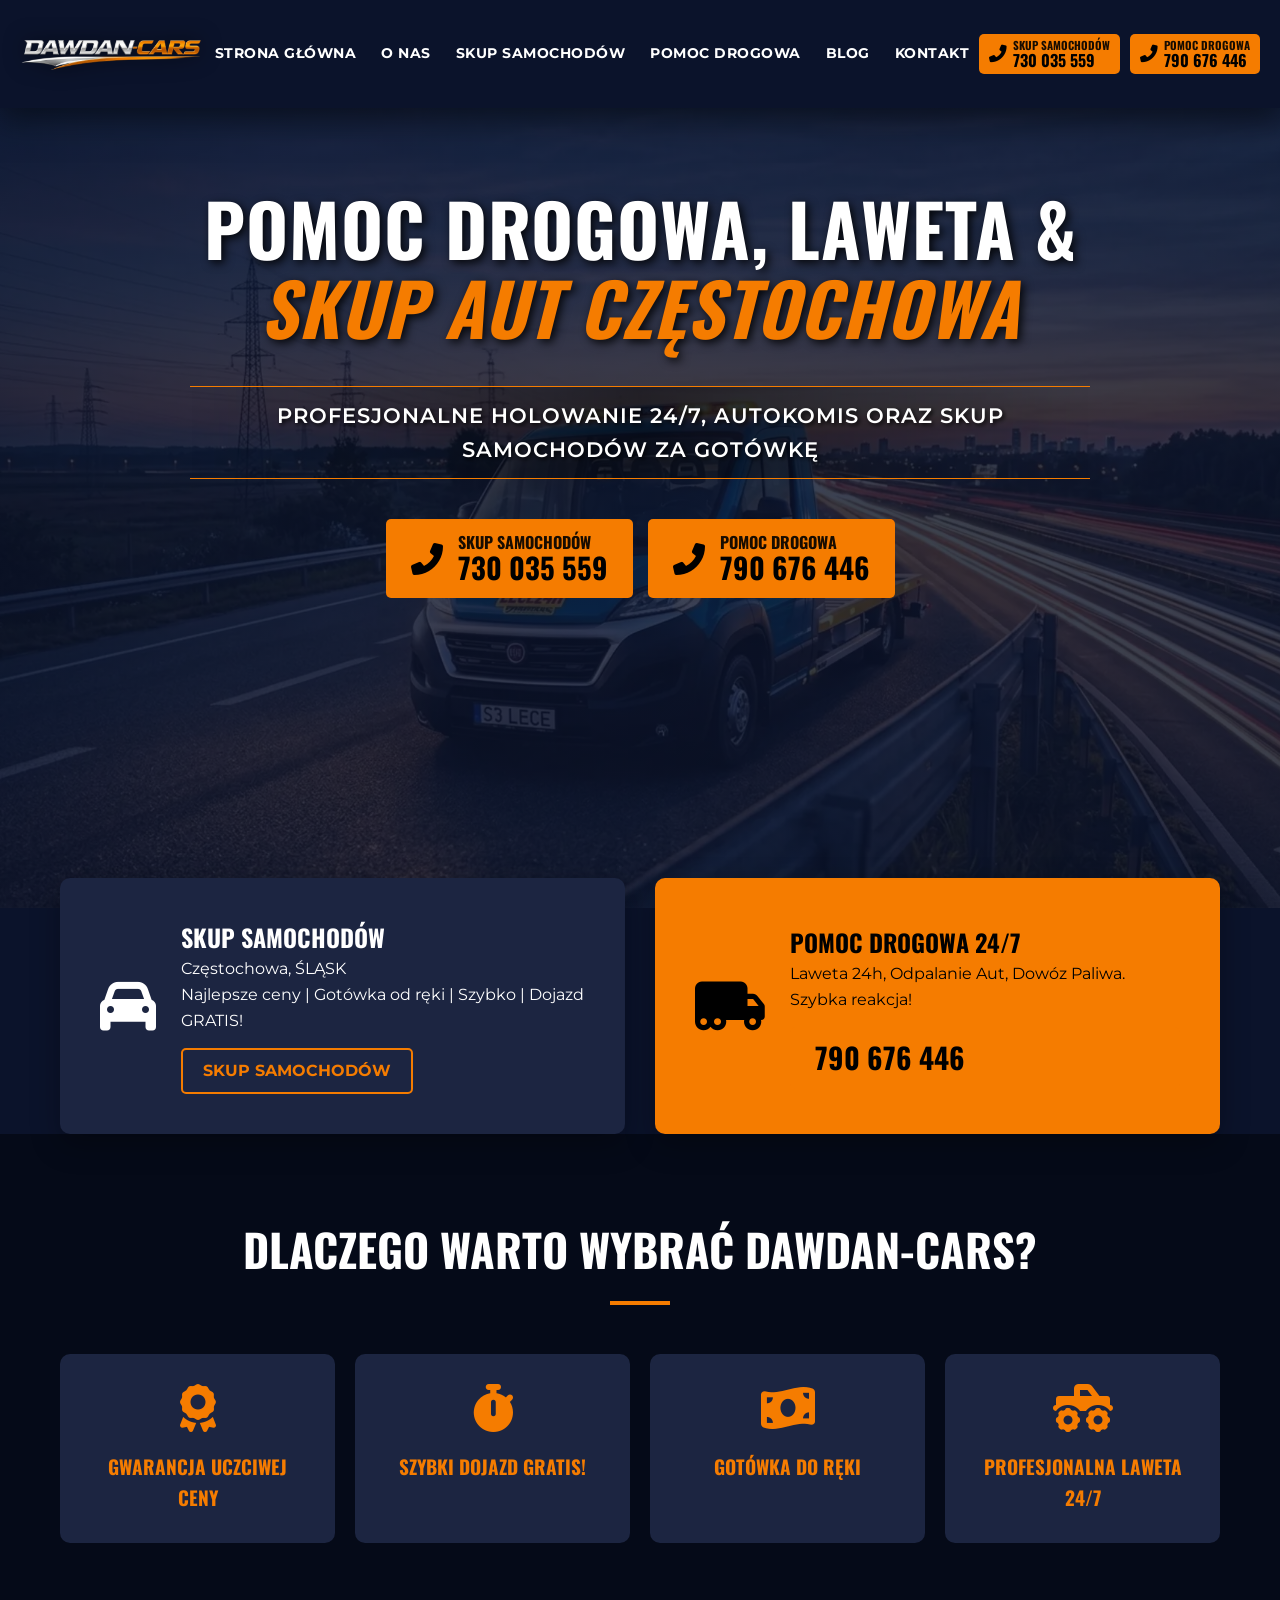
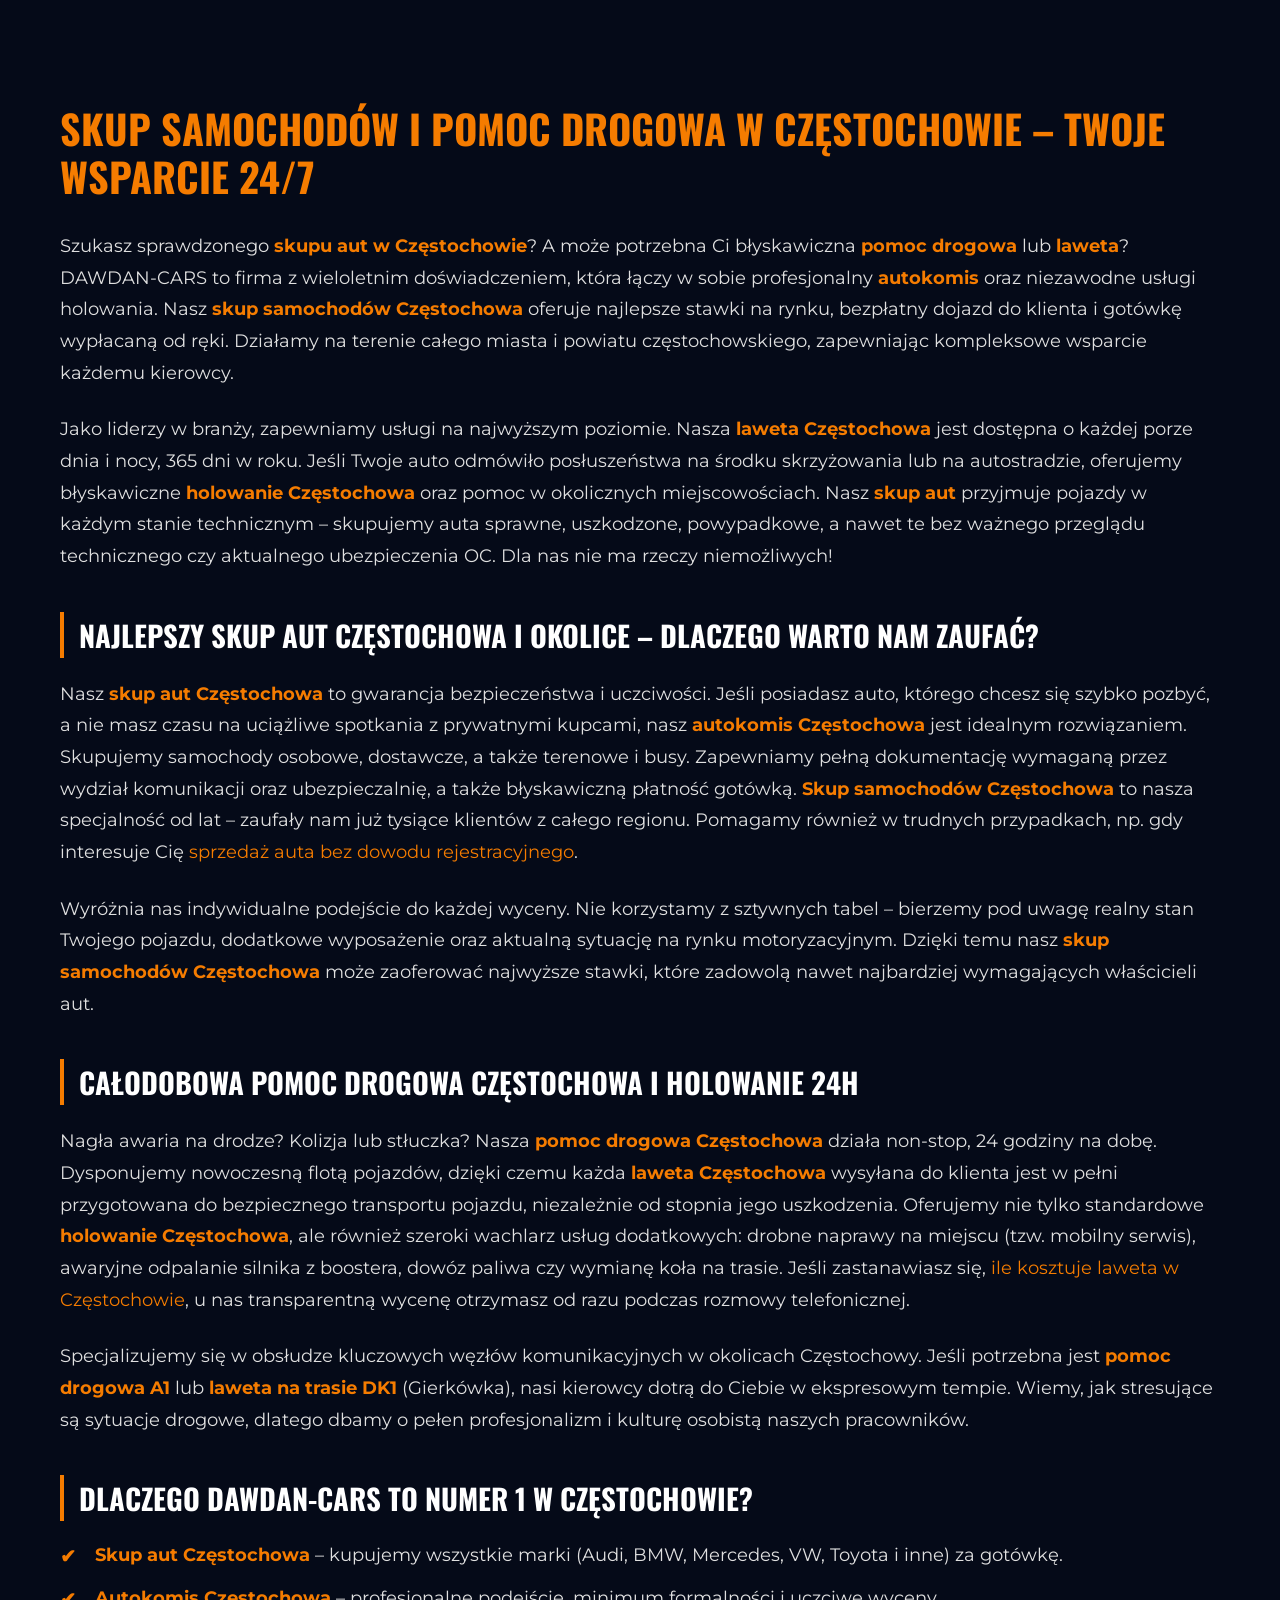
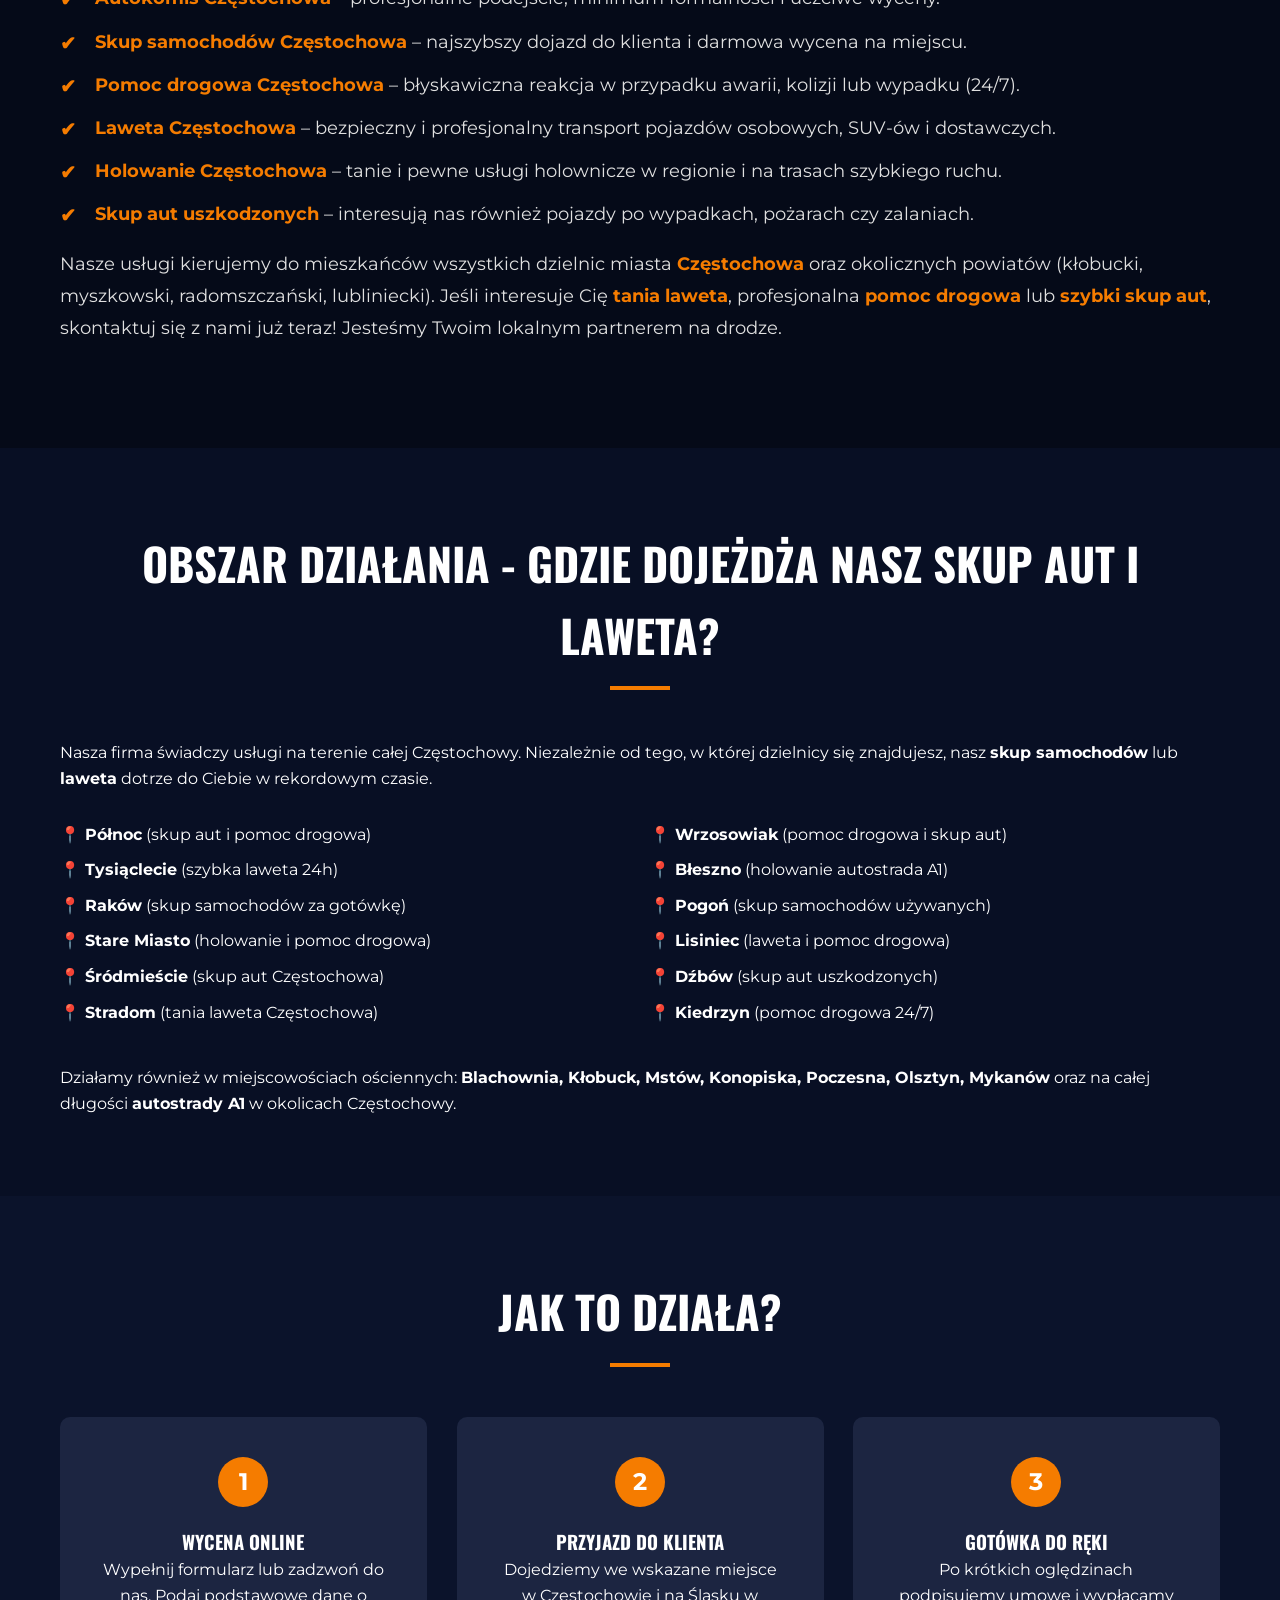
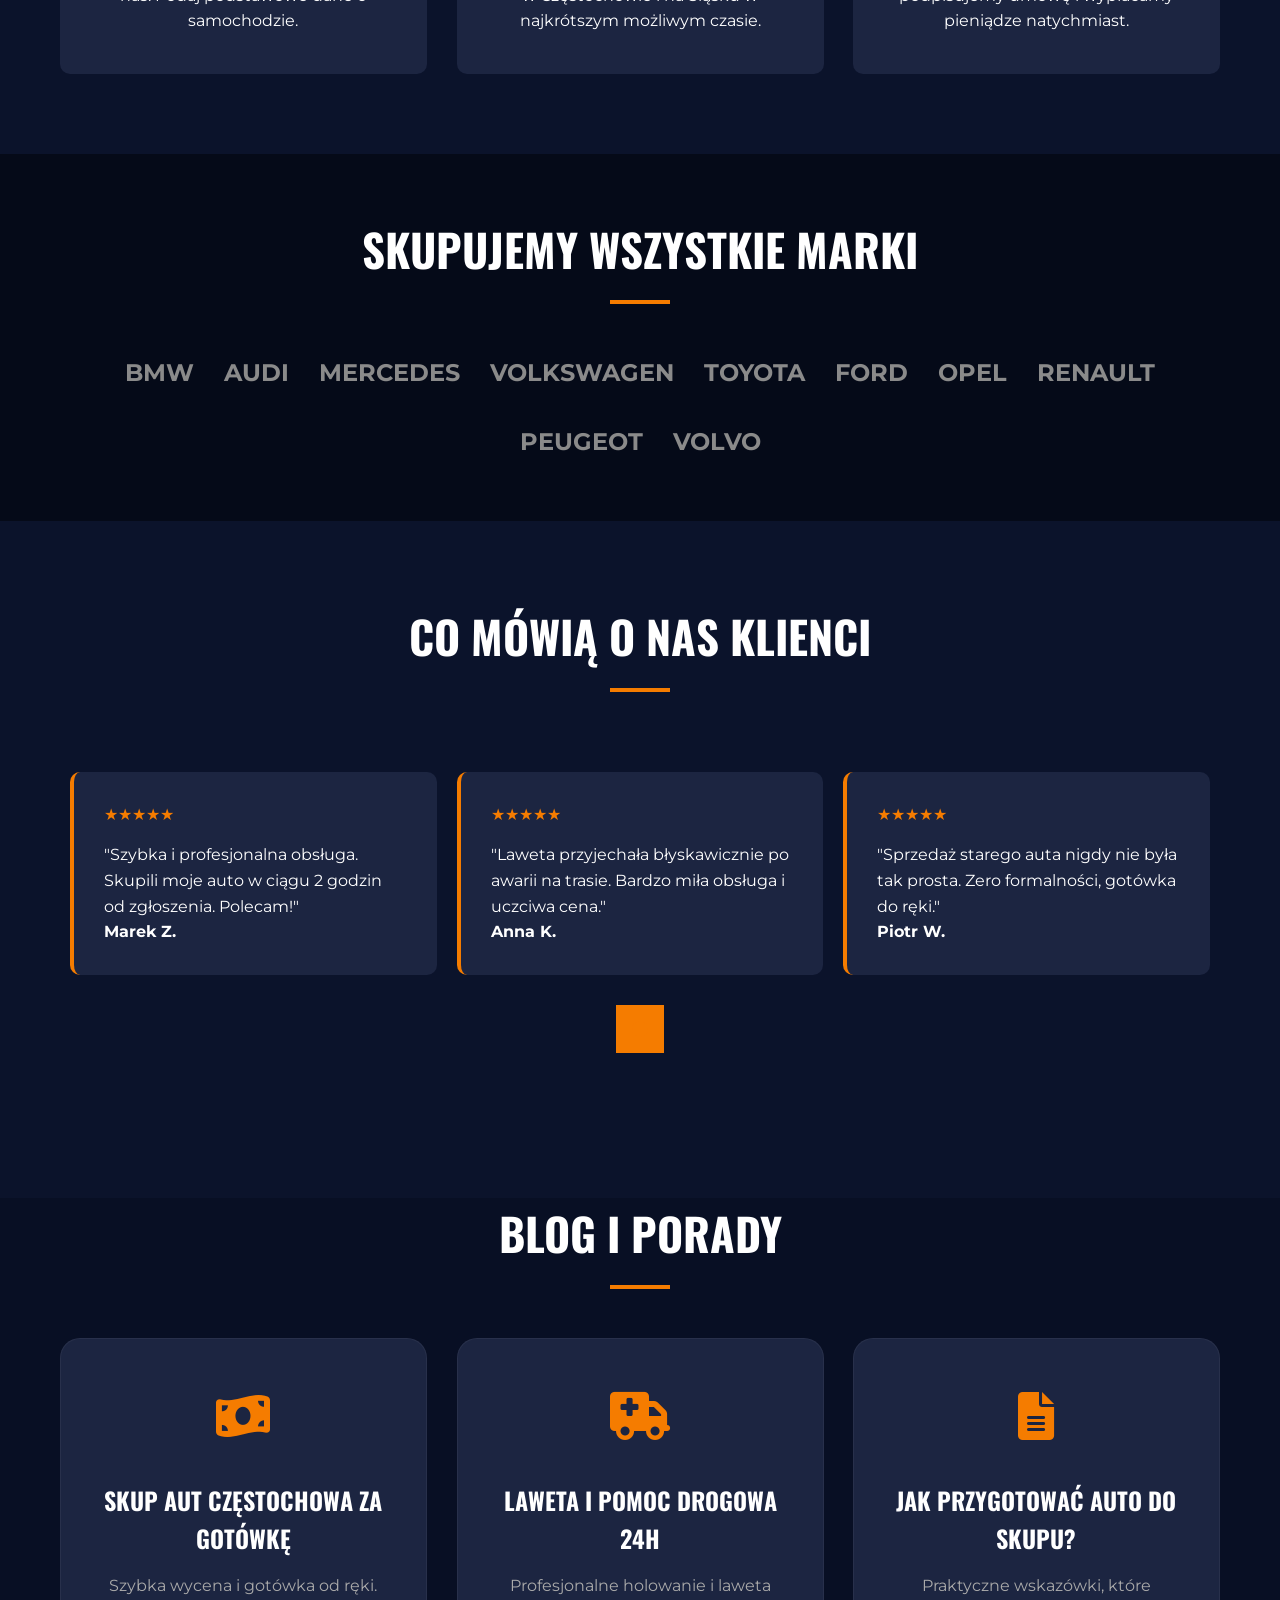
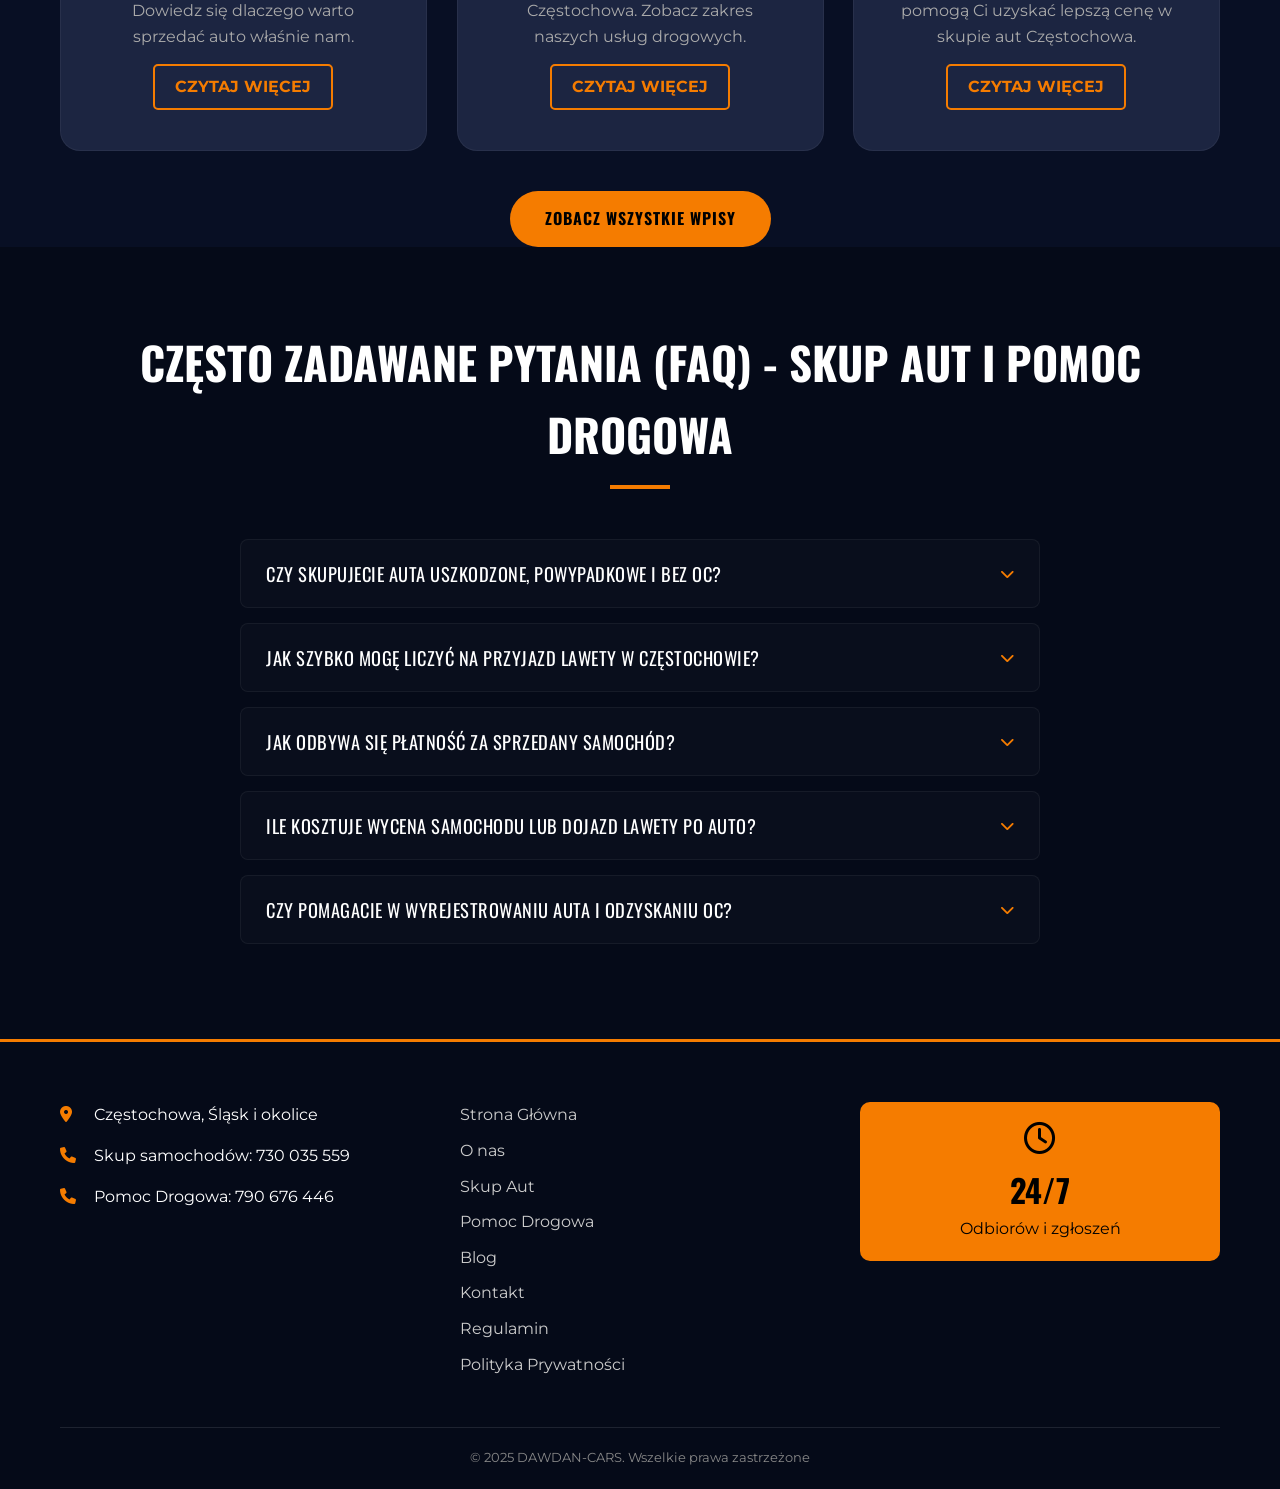
<file: index.html>
<!DOCTYPE html>
<html lang="pl">
<head>


    <meta charset="UTF-8">
    <meta name="viewport" content="width=device-width, initial-scale=1.0">
<title>Pomoc Drogowa, Laweta, Skup Aut Częstochowa | DAWDAN-CARS 24h</title>

<meta name="description" content="DAWDAN-CARS: Najlepsza pomoc drogowa Częstochowa, laweta oraz holowanie 24h. Oferujemy również szybki skup aut Częstochowa za gotówkę. Dojazd w 15 min! Sprawdź.">

<link rel="canonical" href="https://dawdan-cars.pl/">

<script type="application/ld+json">
{
  "@context": "https://schema.org",
  "@type": "LocalBusiness",
  "name": "DAWDAN-CARS",
  "image": "https://dawdan-cars.pl/logo.webp",
  "@id": "https://dawdan-cars.pl/#business",
  "url": "https://dawdan-cars.pl/",
  "telephone": "+48730035559",
  "address": {
    "@type": "PostalAddress",
    "streetAddress": "Częstochowa i okolice",
    "addressLocality": "Częstochowa",
    "postalCode": "42-200",
    "addressCountry": "PL"
  },
  "geo": {
    "@type": "GeoCoordinates",
    "latitude": 50.8118,
    "longitude": 19.1203
  },
  "openingHoursSpecification": {
    "@type": "OpeningHoursSpecification",
    "dayOfWeek": [
      "Monday",
      "Tuesday",
      "Wednesday",
      "Thursday",
      "Friday",
      "Saturday",
      "Sunday"
    ],
    "opens": "00:00",
    "closes": "23:59"
  },
  "hasOfferCatalog": {
    "@type": "OfferCatalog",
    "name": "Usługi Motoryzacyjne",
    "itemListElement": [
      {
        "@type": "Offer",
        "itemOffered": {
          "@type": "Service",
          "name": "Pomoc Drogowa Częstochowa"
        }
      },
      {
        "@type": "Offer",
        "itemOffered": {
          "@type": "Service",
          "name": "Laweta Częstochowa"
        }
      },
      {
        "@type": "Offer",
        "itemOffered": {
          "@type": "Service",
          "name": "Holowanie Częstochowa"
        }
      },
      {
        "@type": "Offer",
        "itemOffered": {
          "@type": "Service",
          "name": "Skup Aut Częstochowa"
        }
      },
      {
        "@type": "Offer",
        "itemOffered": {
          "@type": "Service",
          "name": "Skup Samochodów Częstochowa"
        }
      }
    ]
  },
  "areaServed": [
    {
      "@type": "City",
      "name": "Częstochowa"
    },
    {
      "@type": "State",
      "name": "Śląskie"
    }
  ]
}
</script>


    <link rel="stylesheet" href="style.min.css" media="print" onload="this.media='all'">
    <link rel="stylesheet" href="critical.min.css">
    <noscript><link rel="stylesheet" href="style.min.css"></noscript>
    <link rel="preload" as="style" href="style.min.css">
    <link rel="preconnect" href="https://fonts.googleapis.com">
    <link rel="preconnect" href="https://fonts.gstatic.com" crossorigin>
    <link href="https://fonts.googleapis.com/css2?family=Montserrat:wght@400;700&family=Oswald:wght@500;700&display=swap" rel="stylesheet" media="print" onload="this.media='all'">
    <noscript><link href="https://fonts.googleapis.com/css2?family=Montserrat:wght@400;700&family=Oswald:wght@500;700&display=swap" rel="stylesheet"></noscript>
    <link rel="stylesheet" href="font-awesome.min.css" media="print" onload="this.media='all'">
    <noscript><link rel="stylesheet" href="font-awesome.min.css"></noscript>
    <!-- NOWE -->
    <link rel="preload" as="image" href="tlo.webp" fetchpriority="high" type="image/webp">

    <!-- ICONS -->
    <link rel="icon" href="favicony/favicon.ico" type="image/x-icon">
    <link rel="shortcut icon" href="favicony/favicon.ico" type="image/x-icon">
    <link rel="icon" href="favicony/favicon.ico" sizes="any">
    <link rel="icon" type="image/png" sizes="16x16" href="favicony/favicon-16x16.png">
    <link rel="icon" type="image/png" sizes="32x32" href="favicony/favicon-32x32.png">
    <link rel="icon" type="image/png" sizes="48x48" href="favicony/favicon-48x48.png">
    <link rel="icon" type="image/png" sizes="64x64" href="favicony/favicon-64x64.png">
    <link rel="icon" type="image/png" sizes="192x192" href="favicony/favicon-192x192.png">
    <link rel="icon" type="image/png" sizes="512x512" href="favicony/favicon-512x512.png">
    <script src="script.min.js" defer></script>
    <link rel="apple-touch-icon" sizes="180x180" href="favicony/favicon-180x180.png">
</head>
<body>
    <header>    
        <div class="top-bar">
            <div class="container">
                <div class="logo">
                    <a href="index.html">
                        <img src="logo.webp" fetchpriority="high" alt="Pomoc Drogowa Częstochowa, Laweta i Skup Aut - DAWDAN-CARS" width="349" height="60" >
                    </a>
                </div>
                <nav>
                    <ul>
                        <li><a href="index.html">STRONA GŁÓWNA</a></li>
                        <li><a href="o-nas.html">O NAS</a></li>
                        <li><a href="skup-samochodow.html">SKUP SAMOCHODÓW</a></li>
                        <li><a href="laweta-pomoc-drogowa.html">POMOC DROGOWA</a></li>
                        <li><a href="blog.html">BLOG</a></li>
                        <li><a href="kontakt.html">KONTAKT</a></li>
                    </ul>
                    <div class="header-cta mobile-only">
                        <a href="tel:+48730035559" class="btn-call">                
                            <i class="fas fa-phone-alt"></i>
                            <span>
                                <span class="btn-label">SKUP SAMOCHODÓW</span>
                                <span class="btn-number">730 035 559</span>
                            </span>
                        </a>
                        <a href="tel:+48790676446" class="btn-call">
                            <i class="fas fa-phone-alt"></i>
                            <span>
                                <span class="btn-label">POMOC DROGOWA</span>
                                <span class="btn-number">790 676 446</span>
                            </span>
                        </a>
                    </div>
                </nav>
                <div class="header-cta desktop-only">
                    <a href="tel:+48730035559" class="btn-call">
                        <i class="fas fa-phone-alt"></i>
                        <span>
                            <span class="btn-label">SKUP SAMOCHODÓW</span>
                            <span class="btn-number">730 035 559</span>
                        </span>
                    </a>
                    <a href="tel:+48790676446" class="btn-call">
                        <i class="fas fa-phone-alt"></i>
                        <span>
                            <span class="btn-label">POMOC DROGOWA</span>
                            <span class="btn-number">790 676 446</span>
                        </span>
                    </a>
                </div>
                <button class="menu-toggle" aria-label="Otwórz menu">
                    <span></span>
                    <span></span>
                    <span></span>
                </button>
            </div>
        </div>
    </header>
    <div class="overlay"></div>

    <section id="home" class="hero">
        <div class="container">
            <div class="hero-content">
                <div class="hero-text" data-aos-custom="fade-up">
                    <h1>POMOC DROGOWA, LAWETA & <br> <span class="highlight">SKUP AUT CZĘSTOCHOWA</span></h1>
                    <p class="hero-subtext">Profesjonalne holowanie 24/7, autokomis oraz skup samochodów za gotówkę</p>
                    <div class="hero-cta-buttons">
                        <a href="tel:+48730035559" class="btn-hero-call">
                            <i class="fas fa-phone-alt"></i>
                            <span>
                                <span class="btn-label">SKUP SAMOCHODÓW</span>
                                <span class="btn-number">730 035 559</span>
                            </span>
                        </a>
                        <a href="tel:+48790676446" class="btn-hero-call">
                            <i class="fas fa-phone-alt"></i>
                            <span>
                                <span class="btn-label">POMOC DROGOWA</span>
                                <span class="btn-number">790 676 446</span>
                            </span>
                        </a>
                    </div>
                </div>
            </div>
        </div>
    </section>

    <section class="service-boxes">
        <div class="container">
            <div class="box blue-box" role="article" data-aos-custom="fade-right">
                <div class="box-icon"><i class="fas fa-car"></i></div>
                <div class="box-content">
                    <h2>SKUP SAMOCHODÓW</h2>
                    <p>Częstochowa, ŚLĄSK<br>Najlepsze ceny | Gotówka od ręki | Szybko | Dojazd GRATIS!</p>
                    <a href="skup-samochodow.html" class="btn-outline">SKUP SAMOCHODÓW</a>
                </div>
            </div>
            <div class="box orange-box" role="article" data-aos-custom="fade-left">
                <div class="box-icon"><i class="fas fa-truck-moving"></i></div>
                <div class="box-content">
                    <h2>POMOC DROGOWA 24/7</h2>
                    <p>Laweta 24h, Odpalanie Aut, Dowóz Paliwa. Szybka reakcja!</p>
                    <div class="box-call">
                        <a href="tel:+48790676446" class="btn-hero-call">
                                <span class="btn-number">790 676 446</span>
                        </a>
                    </div>
                </div>
            </div>
        </div>
    </section>

    <section id="benefits" class="benefits">
        <div class="container">
            <h2 class="section-title" data-aos-custom="fade-up">DLACZEGO WARTO WYBRAĆ DAWDAN-CARS?</h2>
            <div class="benefits-grid" role="list">
                <div class="benefit-item" role="listitem" data-aos-custom="zoom-in" data-aos-delay="100">
                    <i class="fas fa-award"></i>
                    <h3>GWARANCJA UCZCIWEJ CENY</h3>
                </div>
                <div class="benefit-item" role="listitem" data-aos-custom="zoom-in" data-aos-delay="200">
                    <i class="fas fa-stopwatch"></i>
                    <h3>SZYBKI DOJAZD GRATIS!</h3>
                </div>
                <div class="benefit-item" role="listitem" data-aos-custom="zoom-in" data-aos-delay="300">
                    <i class="fas fa-money-bill-wave"></i>
                    <h3>GOTÓWKA DO RĘKI</h3>
                </div>
                <div class="benefit-item" role="listitem" data-aos-custom="zoom-in" data-aos-delay="400">
                    <i class="fas fa-truck-monster"></i>
                    <h3>PROFESJONALNA LAWETA 24/7</h3>
                </div>
            </div>
        </div>
    </section>

    <section class="seo-content">
        <div class="container">
            <div class="seo-text-block" data-aos-custom="fade-up">
                <h2>Skup samochodów i pomoc drogowa w Częstochowie – Twoje wsparcie 24/7</h2>
                <p>Szukasz sprawdzonego <strong>skupu aut w Częstochowie</strong>? A może potrzebna Ci błyskawiczna <strong>pomoc drogowa</strong> lub <strong>laweta</strong>? DAWDAN-CARS to firma z wieloletnim doświadczeniem, która łączy w sobie profesjonalny <strong>autokomis</strong> oraz niezawodne usługi holowania. Nasz <strong>skup samochodów Częstochowa</strong> oferuje najlepsze stawki na rynku, bezpłatny dojazd do klienta i gotówkę wypłacaną od ręki. Działamy na terenie całego miasta i powiatu częstochowskiego, zapewniając kompleksowe wsparcie każdemu kierowcy.</p>

                <p>Jako liderzy w branży, zapewniamy usługi na najwyższym poziomie. Nasza <strong>laweta Częstochowa</strong> jest dostępna o każdej porze dnia i nocy, 365 dni w roku. Jeśli Twoje auto odmówiło posłuszeństwa na środku skrzyżowania lub na autostradzie, oferujemy błyskawiczne <strong>holowanie Częstochowa</strong> oraz pomoc w okolicznych miejscowościach. Nasz <strong>skup aut</strong> przyjmuje pojazdy w każdym stanie technicznym – skupujemy auta sprawne, uszkodzone, powypadkowe, a nawet te bez ważnego przeglądu technicznego czy aktualnego ubezpieczenia OC. Dla nas nie ma rzeczy niemożliwych!</p>

                <h3>Najlepszy Skup Aut Częstochowa i okolice – dlaczego warto nam zaufać?</h3>
                <p>Nasz <strong>skup aut Częstochowa</strong> to gwarancja bezpieczeństwa i uczciwości. Jeśli posiadasz auto, którego chcesz się szybko pozbyć, a nie masz czasu na uciążliwe spotkania z prywatnymi kupcami, nasz <strong>autokomis Częstochowa</strong> jest idealnym rozwiązaniem. Skupujemy samochody osobowe, dostawcze, a także terenowe i busy. Zapewniamy pełną dokumentację wymaganą przez wydział komunikacji oraz ubezpieczalnię, a także błyskawiczną płatność gotówką. <strong>Skup samochodów Częstochowa</strong> to nasza specjalność od lat – zaufały nam już tysiące klientów z całego regionu. Pomagamy również w trudnych przypadkach, np. gdy interesuje Cię <a href="sprzedaz-auta-bez-dowodu-rejestracyjnego.html">sprzedaż auta bez dowodu rejestracyjnego</a>.</p>

                <p>Wyróżnia nas indywidualne podejście do każdej wyceny. Nie korzystamy z sztywnych tabel – bierzemy pod uwagę realny stan Twojego pojazdu, dodatkowe wyposażenie oraz aktualną sytuację na rynku motoryzacyjnym. Dzięki temu nasz <strong>skup samochodów Częstochowa</strong> może zaoferować najwyższe stawki, które zadowolą nawet najbardziej wymagających właścicieli aut.</p>

                <h3>Całodobowa Pomoc Drogowa Częstochowa i holowanie 24h</h3>
                <p>Nagła awaria na drodze? Kolizja lub stłuczka? Nasza <strong>pomoc drogowa Częstochowa</strong> działa non-stop, 24 godziny na dobę. Dysponujemy nowoczesną flotą pojazdów, dzięki czemu każda <strong>laweta Częstochowa</strong> wysyłana do klienta jest w pełni przygotowana do bezpiecznego transportu pojazdu, niezależnie od stopnia jego uszkodzenia. Oferujemy nie tylko standardowe <strong>holowanie Częstochowa</strong>, ale również szeroki wachlarz usług dodatkowych: drobne naprawy na miejscu (tzw. mobilny serwis), awaryjne odpalanie silnika z boostera, dowóz paliwa czy wymianę koła na trasie. Jeśli zastanawiasz się, <a href="ile-kosztuje-laweta-czestochowa.html">ile kosztuje laweta w Częstochowie</a>, u nas transparentną wycenę otrzymasz od razu podczas rozmowy telefonicznej.</p>

                <p>Specjalizujemy się w obsłudze kluczowych węzłów komunikacyjnych w okolicach Częstochowy. Jeśli potrzebna jest <strong>pomoc drogowa A1</strong> lub <strong>laweta na trasie DK1</strong> (Gierkówka), nasi kierowcy dotrą do Ciebie w ekspresowym tempie. Wiemy, jak stresujące są sytuacje drogowe, dlatego dbamy o pełen profesjonalizm i kulturę osobistą naszych pracowników.</p>

                <h3>Dlaczego DAWDAN-CARS to numer 1 w Częstochowie?</h3>
                <ul>
                    <li><strong>Skup aut Częstochowa</strong> – kupujemy wszystkie marki (Audi, BMW, Mercedes, VW, Toyota i inne) za gotówkę.</li>
                    <li><strong>Autokomis Częstochowa</strong> – profesjonalne podejście, minimum formalności i uczciwe wyceny.</li>
                    <li><strong>Skup samochodów Częstochowa</strong> – najszybszy dojazd do klienta i darmowa wycena na miejscu.</li>
                    <li><strong>Pomoc drogowa Częstochowa</strong> – błyskawiczna reakcja w przypadku awarii, kolizji lub wypadku (24/7).</li>
                    <li><strong>Laweta Częstochowa</strong> – bezpieczny i profesjonalny transport pojazdów osobowych, SUV-ów i dostawczych.</li>
                    <li><strong>Holowanie Częstochowa</strong> – tanie i pewne usługi holownicze w regionie i na trasach szybkiego ruchu.</li>
                    <li><strong>Skup aut uszkodzonych</strong> – interesują nas również pojazdy po wypadkach, pożarach czy zalaniach.</li>
                </ul>

                <p>Nasze usługi kierujemy do mieszkańców wszystkich dzielnic miasta <strong>Częstochowa</strong> oraz okolicznych powiatów (kłobucki, myszkowski, radomszczański, lubliniecki). Jeśli interesuje Cię <strong>tania laweta</strong>, profesjonalna <strong>pomoc drogowa</strong> lub <strong>szybki skup aut</strong>, skontaktuj się z nami już teraz! Jesteśmy Twoim lokalnym partnerem na drodze.</p>
            </div>
        </div>
    </section>

    <section class="coverage-area bg-alt">
        <div class="container">
            <h2 class="section-title" data-aos-custom="fade-up">OBSZAR DZIAŁANIA - GDZIE DOJEŻDŻA NASZ SKUP AUT I LAWETA?</h2>
            <div class="coverage-grid">
                <div class="coverage-text">
                    <p>Nasza firma świadczy usługi na terenie całej Częstochowy. Niezależnie od tego, w której dzielnicy się znajdujesz, nasz <strong>skup samochodów</strong> lub <strong>laweta</strong> dotrze do Ciebie w rekordowym czasie.</p>
                    <div class="districts-list">
                        <ul>
                            <li><strong>Północ</strong> (skup aut i pomoc drogowa)</li>
                            <li><strong>Tysiąclecie</strong> (szybka laweta 24h)</li>
                            <li><strong>Raków</strong> (skup samochodów za gotówkę)</li>
                            <li><strong>Stare Miasto</strong> (holowanie i pomoc drogowa)</li>
                            <li><strong>Śródmieście</strong> (skup aut Częstochowa)</li>
                            <li><strong>Stradom</strong> (tania laweta Częstochowa)</li>
                        </ul>
                        <ul>
                            <li><strong>Wrzosowiak</strong> (pomoc drogowa i skup aut)</li>
                            <li><strong>Błeszno</strong> (holowanie autostrada A1)</li>
                            <li><strong>Pogoń</strong> (skup samochodów używanych)</li>
                            <li><strong>Lisiniec</strong> (laweta i pomoc drogowa)</li>
                            <li><strong>Dźbów</strong> (skup aut uszkodzonych)</li>
                            <li><strong>Kiedrzyn</strong> (pomoc drogowa 24/7)</li>
                        </ul>
                    </div>
                    <p>Działamy również w miejscowościach ościennych: <strong>Blachownia, Kłobuck, Mstów, Konopiska, Poczesna, Olsztyn, Mykanów</strong> oraz na całej długości <strong>autostrady A1</strong> w okolicach Częstochowy.</p>
                </div>
            </div>
        </div>
    </section>

    <!-- Jak to działa (How It Works) -->
    <section id="how-it-works" class="how-it-works">
        <div class="container">
            <h2 class="section-title" data-aos-custom="fade-up">JAK TO DZIAŁA?</h2>
            <div class="steps-grid" role="list">
                <div class="step" role="listitem" data-aos-custom="fade-up" data-aos-delay="100">
                    <div class="step-num">1</div>
                    <h3>Wycena online</h3>
                    <p>Wypełnij formularz lub zadzwoń do nas. Podaj podstawowe dane o samochodzie.</p>
                </div>
                <div class="step" role="listitem" data-aos-custom="fade-up" data-aos-delay="200">
                    <div class="step-num">2</div>
                    <h3>Przyjazd do klienta</h3>
                    <p>Dojedziemy we wskazane miejsce w Częstochowie i na Śląsku w najkrótszym możliwym czasie.</p>
                </div>
                <div class="step" role="listitem" data-aos-custom="fade-up" data-aos-delay="300">
                    <div class="step-num">3</div>
                    <h3>Gotówka do ręki</h3>
                    <p>Po krótkich oględzinach podpisujemy umowę i wypłacamy pieniądze natychmiast.</p>
                </div>
            </div>
        </div>
    </section>

    <!-- Brands We Buy -->
    <section class="brands">
        <div class="container">
            <h2 class="section-title">SKUPUJEMY WSZYSTKIE MARKI</h2>
            <div class="brands-flex">
                <span>BMW</span>
                <span>AUDI</span>
                <span>MERCEDES</span>
                <span>VOLKSWAGEN</span>
                <span>TOYOTA</span>
                <span>FORD</span>
                <span>OPEL</span>
                <span>RENAULT</span>
                <span>PEUGEOT</span>
                <span>VOLVO</span>
            </div>
        </div>
    </section>
    <!--
    <section class="recent-buys">
        <div class="container">
            <h2 class="section-title">OSTATNIE REALIZACJE</h2>
            <div class="custom-slider buys-slider">
                <div class="slider-track">
                    <div class="slider-item">
                        <div class="buy-card">
                            <div class="car-img" style="background-image: url('tlo.webp')"></div>
                            <p>VW Golf</p>
                        </div>
                    </div>
                    <div class="slider-item">
                        <div class="buy-card">
                            <div class="car-img" style="background-image: url('tlo.webp')"></div>
                            <p>Audi A4</p>
                        </div>
                    </div>
                    <div class="slider-item">
                        <div class="buy-card">
                            <div class="car-img" style="background-image: url('tlo.webp')"></div>
                            <p>Ford Focus</p>
                        </div>
                    </div>
                    <div class="slider-item">
                        <div class="buy-card">
                            <div class="car-img" style="background-image: url('tlo.webp')"></div>
                            <p>Porsche 911 2019</p>
                        </div>
                    </div>
                </div>
                <div class="slider-pagination"></div>
            </div>
        </div>
    </section>
    -->
    <!-- Testimonials -->
    <section class="testimonials">
        <div class="container">
            <h2 class="section-title">CO MÓWIĄ O NAS KLIENCI</h2>
            <div class="custom-slider testimonials-slider" role="region" aria-label="Opinie klientów">
                <div class="slider-track">
                    <div class="slider-item">
                        <div class="testimonial">
                            <div class="stars">★★★★★</div>
                            <p>"Szybka i profesjonalna obsługa. Skupili moje auto w ciągu 2 godzin od zgłoszenia. Polecam!"</p>
                            <strong>Marek Z.</strong>
                        </div>
                    </div>
                    <div class="slider-item">
                        <div class="testimonial">
                            <div class="stars">★★★★★</div>
                            <p>"Laweta przyjechała błyskawicznie po awarii na trasie. Bardzo miła obsługa i uczciwa cena."</p>
                            <strong>Anna K.</strong>
                        </div>
                    </div>
                    <div class="slider-item">
                        <div class="testimonial">
                            <div class="stars">★★★★★</div>
                            <p>"Sprzedaż starego auta nigdy nie była tak prosta. Zero formalności, gotówka do ręki."</p>
                            <strong>Piotr W.</strong>
                        </div>
                    </div>
                </div>
                <div class="slider-pagination"></div>
            </div>
        </div>
    </section>

    <!-- Blog Section -->
    <section class="blog-preview bg-alt">
        <div class="container">
            <h2 class="section-title" data-aos-custom="fade-up">BLOG I PORADY</h2>
            <div class="features-grid">
                <article class="feature-item" data-aos-custom="fade-up" data-aos-delay="100">
                    <div class="feature-icon"><i class="fas fa-money-bill-wave"></i></div>
                    <h3>Skup aut Częstochowa za gotówkę</h3>
                    <p>Szybka wycena i gotówka od ręki. Dowiedz się dlaczego warto sprzedać auto właśnie nam.</p>
                    <a href="skup-samochodow-czestochowa-gotowka.html" class="btn-outline">CZYTAJ WIĘCEJ</a>
                </article>
                <article class="feature-item" data-aos-custom="fade-up" data-aos-delay="200">
                    <div class="feature-icon"><i class="fas fa-ambulance"></i></div>
                    <h3>Laweta i Pomoc Drogowa 24h</h3>
                    <p>Profesjonalne holowanie i laweta Częstochowa. Zobacz zakres naszych usług drogowych.</p>
                    <a href="pomoc-drogowa-laweta-czestochowa-24h.html" class="btn-outline">CZYTAJ WIĘCEJ</a>
                </article>
                <article class="feature-item" data-aos-custom="fade-up" data-aos-delay="300">
                    <div class="feature-icon"><i class="fas fa-file-alt"></i></div>
                    <h3>Jak przygotować auto do skupu?</h3>
                    <p>Praktyczne wskazówki, które pomogą Ci uzyskać lepszą cenę w skupie aut Częstochowa.</p>
                    <a href="skup-aut-porady.html" class="btn-outline">CZYTAJ WIĘCEJ</a>
                </article>
            </div>
            <div style="text-align: center; margin-top: 40px;">
                <a href="blog.html" class="btn btn-primary">ZOBACZ WSZYSTKIE WPISY</a>
            </div>
        </div>
    </section>

    <!-- FAQ -->
    <section class="faq">
        <div class="container">
            <h2 class="section-title">CZĘSTO ZADAWANE PYTANIA (FAQ) - SKUP AUT I POMOC DROGOWA</h2>
            <div class="faq-list">
                <div class="faq-item">
                    <button class="faq-question" aria-expanded="false">
                        <span>Czy skupujecie auta uszkodzone, powypadkowe i bez OC?</span>
                        <i class="fas fa-chevron-down"></i>
                    </button>
                    <div class="faq-answer">
                        <p>Tak, nasz <strong>skup samochodów Częstochowa</strong> przyjmuje pojazdy w każdym stanie. Skupujemy auta z uszkodzonym silnikiem, skrzynią biegów, po kolizjach, a także te, które od dłuższego czasu stoją nieużywane i nie posiadają ważnego przeglądu technicznego lub ubezpieczenia OC. Dysponujemy własnymi lawetami, więc odbiór nienadającego się do jazdy auta nie jest dla nas problemem.</p>
                    </div>
                </div>
                <div class="faq-item">
                    <button class="faq-question" aria-expanded="false">
                        <span>Jak szybko mogę liczyć na przyjazd lawety w Częstochowie?</span>
                        <i class="fas fa-chevron-down"></i>
                    </button>
                    <div class="faq-answer">
                        <p>Działamy w trybie alarmowym. Nasza <strong>pomoc drogowa Częstochowa</strong> zazwyczaj dociera do klienta w obrębie miasta w czasie od 15 do 30 minut. Na trasach szybkiego ruchu i autostradzie A1 czas ten zależy od natężenia ruchu, ale zawsze staramy się być jak najszybciej, by zapewnić Ci bezpieczeństwo.</p>
                    </div>
                </div>
                <div class="faq-item">
                    <button class="faq-question" aria-expanded="false">
                        <span>Jak odbywa się płatność za sprzedany samochód?</span>
                        <i class="fas fa-chevron-down"></i>
                    </button>
                    <div class="faq-answer">
                        <p>To Ty decydujesz! Najpopularniejszą formą jest <strong>gotówka do ręki</strong> natychmiast po podpisaniu umowy. Na życzenie klienta możemy również wykonać przelew błyskawiczny na wskazany numer konta bankowego. W obu przypadkach pieniądze otrzymujesz od razu, bez czekania.</p>
                    </div>
                </div>
                <div class="faq-item">
                    <button class="faq-question" aria-expanded="false">
                        <span>Ile kosztuje wycena samochodu lub dojazd lawety po auto?</span>
                        <i class="fas fa-chevron-down"></i>
                    </button>
                    <div class="faq-answer">
                        <p>W DAWDAN-CARS wycena samochodu przez nasz <strong>skup aut</strong> jest całkowicie bezpłatna i niezobowiązująca. Również dojazd naszej lawety po odbiór zakupionego przez nas auta na terenie Częstochowy i okolic jest darmowy dla klienta. W przypadku usług <strong>pomocy drogowej</strong>, cenę ustalamy indywidualnie przed wyjazdem, gwarantując brak ukrytych opłat.</p>
                    </div>
                </div>
                <div class="faq-item">
                    <button class="faq-question" aria-expanded="false">
                        <span>Czy pomagacie w wyrejestrowaniu auta i odzyskaniu OC?</span>
                        <i class="fas fa-chevron-down"></i>
                    </button>
                    <div class="faq-answer">
                        <p>Oczywiście. Po sprzedaży auta w naszym skupie otrzymujesz komplet dokumentów, które pozwalają na bezproblemowe wyrejestrowanie pojazdu w wydziale komunikacji oraz wypowiedzenie polisy OC, co często pozwala na odzyskanie niewykorzystanej składki ubezpieczeniowej.</p>
                    </div>
                </div>
            </div>
            </div>
        </div>
    </section>

    <footer>
        <div class="container">
            <div class="footer-grid">
                <div class="footer-info">
                    <p><i class="fas fa-map-marker-alt"></i> Częstochowa, Śląsk i okolice</p>
                    <p><i class="fas fa-phone"></i> Skup samochodów: 730 035 559</p>
                    <p><i class="fas fa-phone"></i> Pomoc Drogowa: 790 676 446</p>
                </div>
                <div class="footer-links">
                    <ul>
                        <li><a href="index.html">Strona Główna</a></li><li><a href="o-nas.html">O nas</a></li><li><a href="skup-samochodow.html">Skup Aut</a></li><li><a href="laweta-pomoc-drogowa.html">Pomoc Drogowa</a></li><li><a href="blog.html">Blog</a></li><li><a href="kontakt.html">Kontakt</a></li>
                        <li><a href="#">Regulamin</a></li><li><a href="#">Polityka Prywatności</a></li>
                    </ul>
                </div>
                <div class="footer-hours">
                    <div class="hours-box">
                        <i class="far fa-clock"></i>
                        <span>24/7</span>
                        <p>Odbiorów i zgłoszeń</p>
                    </div>
                </div>
            </div>
            <div class="footer-bottom">
                <p>&copy; 2025 DAWDAN-CARS. Wszelkie prawa zastrzeżone</p>
            </div>
        </div>
    </footer>

</body>
</html>
</file>
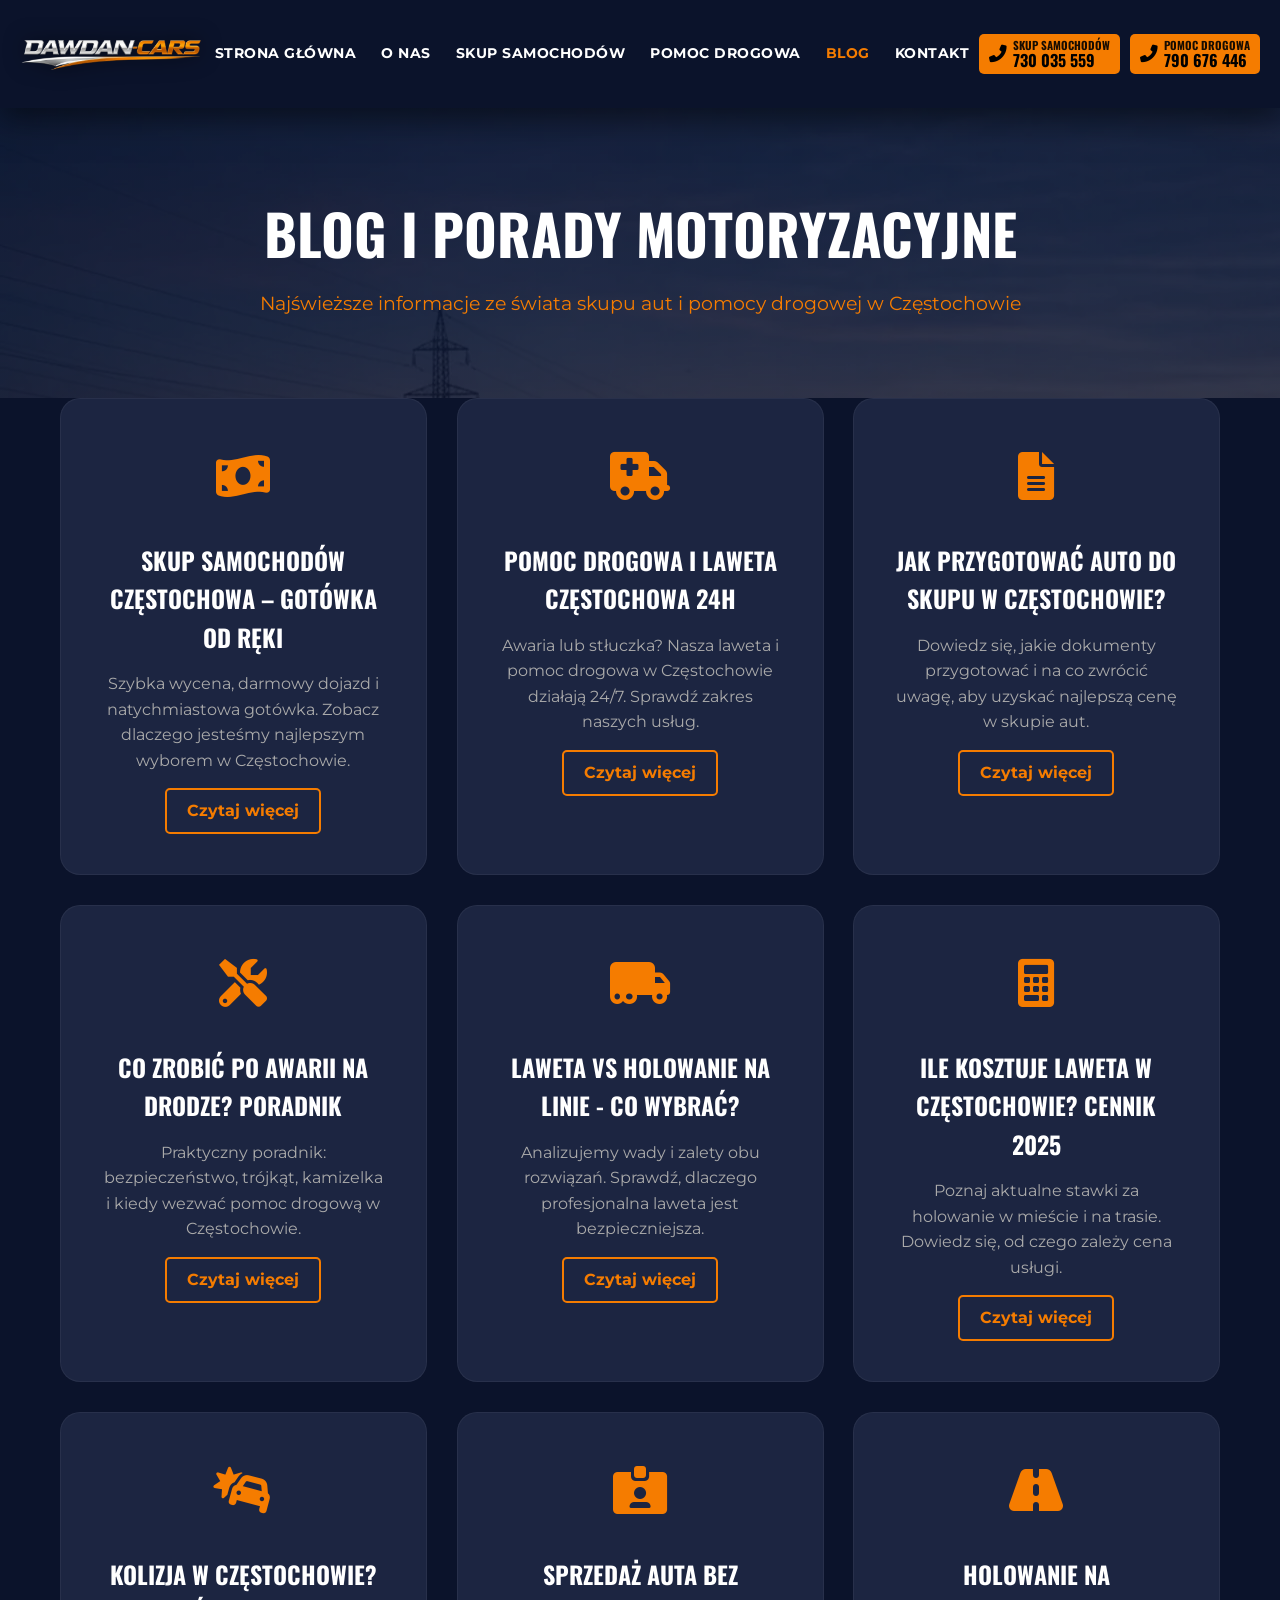
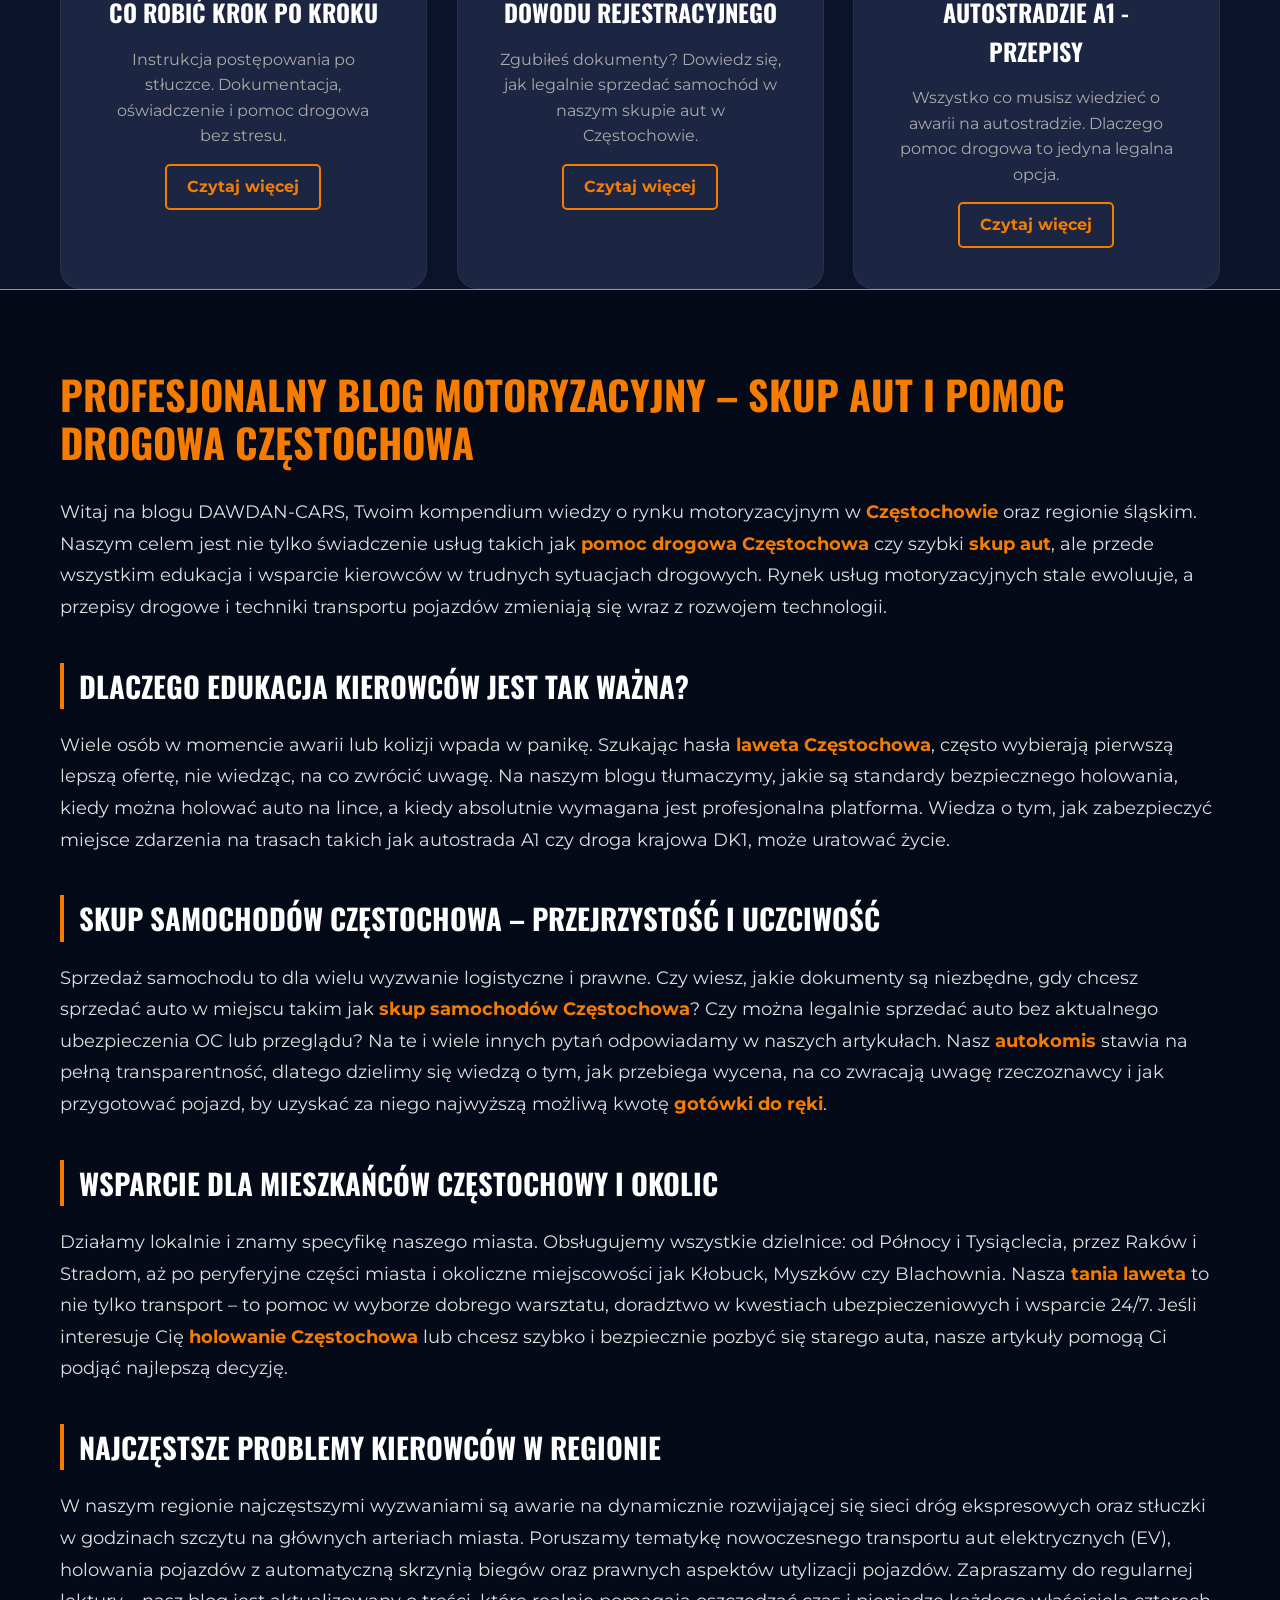
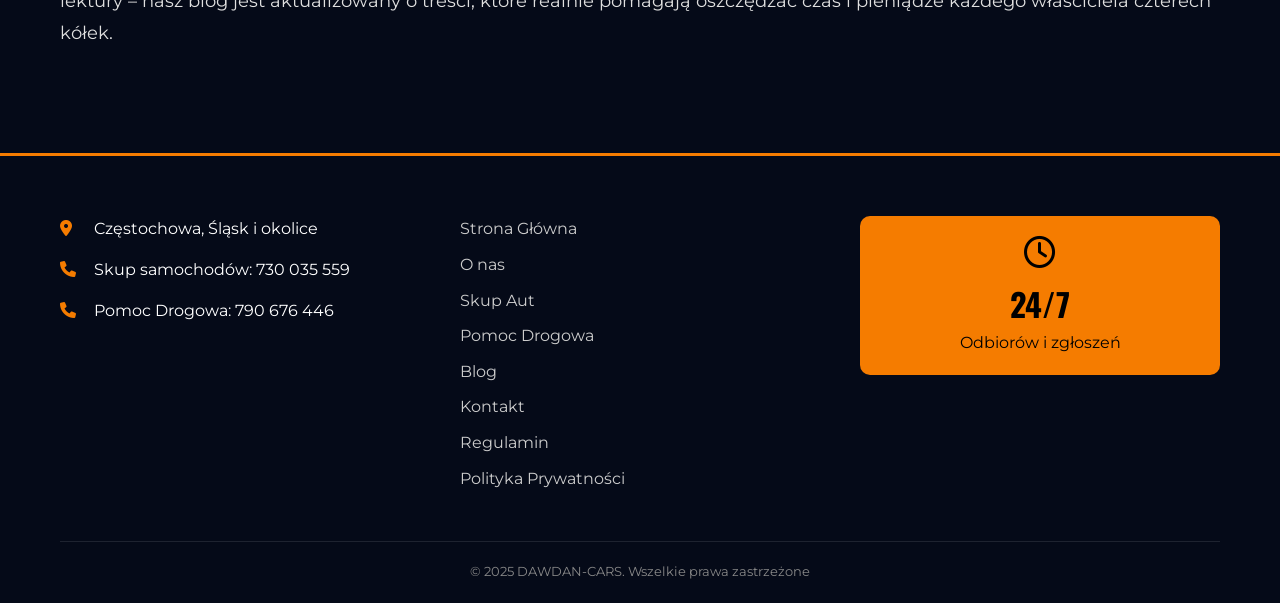
<file: blog.html>
<!DOCTYPE html>
<html lang="pl">
<head>
    <meta charset="UTF-8">
    <meta name="viewport" content="width=device-width, initial-scale=1.0">
    <title>Blog i Porady Motoryzacyjne | Pomoc Drogowa & Skup Aut Częstochowa</title>
    <meta name="description" content="Blog DAWDAN-CARS: Praktyczne porady motoryzacyjne. Dowiedz się jak przygotować auto do skupu, co zrobić w razie awarii oraz kiedy wezwać lawetę w Częstochowie.">
    <link rel="canonical" href="https://dawdan-cars.pl/blog.html">

    <link rel="stylesheet" href="style.min.css" media="print" onload="this.media='all'">
    <link rel="stylesheet" href="critical.min.css">
    <noscript><link rel="stylesheet" href="style.min.css"></noscript>
    <link rel="preload" as="style" href="style.min.css">
    <link rel="preconnect" href="https://fonts.googleapis.com">
    <link rel="preconnect" href="https://fonts.gstatic.com" crossorigin>
    <link href="https://fonts.googleapis.com/css2?family=Montserrat:wght@400;700&family=Oswald:wght@500;700&display=swap" rel="stylesheet" media="print" onload="this.media='all'">
    <noscript><link href="https://fonts.googleapis.com/css2?family=Montserrat:wght@400;700&family=Oswald:wght@500;700&display=swap" rel="stylesheet"></noscript>
    <link rel="stylesheet" href="font-awesome.min.css" media="print" onload="this.media='all'">
    <noscript><link rel="stylesheet" href="font-awesome.min.css"></noscript>
    <link rel="preload" as="image" href="tlo.webp" fetchpriority="high" type="image/webp">

    <link rel="icon" href="favicony/favicon.ico" type="image/x-icon">
    <script src="script.min.js" defer></script>
</head>
<body>
    <header>
        <div class="top-bar">
            <div class="container">
                <div class="logo">
                    <a href="index.html">
                        <img src="logo.webp" fetchpriority="high" alt="Blog DAWDAN-CARS Częstochowa" width="349" height="60">
                    </a>
                </div>
                <nav>
                    <ul>
                        <li><a href="index.html">STRONA GŁÓWNA</a></li>
                        <li><a href="o-nas.html">O NAS</a></li>
                        <li><a href="skup-samochodow.html">SKUP SAMOCHODÓW</a></li>
                        <li><a href="laweta-pomoc-drogowa.html">POMOC DROGOWA</a></li>
                        <li><a href="blog.html" class="active">BLOG</a></li>
                        <li><a href="kontakt.html">KONTAKT</a></li>
                    </ul>
                    <div class="header-cta mobile-only">
                        <a href="tel:+48730035559" class="btn-call">
                            <i class="fas fa-phone-alt"></i>
                            <span>
                                <span class="btn-label">SKUP SAMOCHODÓW</span>
                                <span class="btn-number">730 035 559</span>
                            </span>
                        </a>
                        <a href="tel:+48790676446" class="btn-call">
                            <i class="fas fa-phone-alt"></i>
                            <span>
                                <span class="btn-label">POMOC DROGOWA</span>
                                <span class="btn-number">790 676 446</span>
                            </span>
                        </a>
                    </div>
                </nav>
                <div class="header-cta desktop-only">
                    <a href="tel:+48730035559" class="btn-call">
                        <i class="fas fa-phone-alt"></i>
                        <span>
                            <span class="btn-label">SKUP SAMOCHODÓW</span>
                            <span class="btn-number">730 035 559</span>
                        </span>
                    </a>
                    <a href="tel:+48790676446" class="btn-call">
                        <i class="fas fa-phone-alt"></i>
                        <span>
                            <span class="btn-label">POMOC DROGOWA</span>
                            <span class="btn-number">790 676 446</span>
                        </span>
                    </a>
                </div>
                <button class="menu-toggle" aria-label="Otwórz menu">
                    <span></span>
                    <span></span>
                    <span></span>
                </button>
            </div>
        </div>
    </header>
    <div class="overlay"></div>

    <section class="page-header" style="background: linear-gradient(rgba(11, 19, 43, 0.8), rgba(11, 19, 43, 0.8)), url('tlo.webp');">
        <div class="container">
            <h1>BLOG I PORADY MOTORYZACYJNE</h1>
            <p>Najświeższe informacje ze świata skupu aut i pomocy drogowej w Częstochowie</p>
        </div>
    </section>

    <section class="blog-list" style="padding-bottom: 0;">
        <div class="container">
            <div class="features-grid">
                <!-- Article 4 (NEW) -->
                <article class="feature-item" data-aos-custom="fade-up">
                    <div class="feature-icon"><i class="fas fa-money-bill-wave"></i></div>
                    <h3>Skup Samochodów Częstochowa – Gotówka od Ręki</h3>
                    <p>Szybka wycena, darmowy dojazd i natychmiastowa gotówka. Zobacz dlaczego jesteśmy najlepszym wyborem w Częstochowie.</p>
                    <a href="skup-samochodow-czestochowa-gotowka.html" class="btn-outline">Czytaj więcej</a>
                </article>

                <!-- Article 5 (NEW) -->
                <article class="feature-item" data-aos-custom="fade-up" data-aos-delay="100">
                    <div class="feature-icon"><i class="fas fa-ambulance"></i></div>
                    <h3>Pomoc Drogowa i Laweta Częstochowa 24h</h3>
                    <p>Awaria lub stłuczka? Nasza laweta i pomoc drogowa w Częstochowie działają 24/7. Sprawdź zakres naszych usług.</p>
                    <a href="pomoc-drogowa-laweta-czestochowa-24h.html" class="btn-outline">Czytaj więcej</a>
                </article>

                <!-- Article 1 -->
                <article class="feature-item" data-aos-custom="fade-up" data-aos-delay="200">
                    <div class="feature-icon"><i class="fas fa-file-alt"></i></div>
                    <h3>Jak przygotować auto do skupu w Częstochowie?</h3>
                    <p>Dowiedz się, jakie dokumenty przygotować i na co zwrócić uwagę, aby uzyskać najlepszą cenę w skupie aut.</p>
                    <a href="skup-aut-porady.html" class="btn-outline">Czytaj więcej</a>
                </article>

                <!-- Article 2 -->
                <article class="feature-item" data-aos-custom="fade-up" data-aos-delay="300">
                    <div class="feature-icon"><i class="fas fa-tools"></i></div>
                    <h3>Co zrobić po awarii na drodze? Poradnik</h3>
                    <p>Praktyczny poradnik: bezpieczeństwo, trójkąt, kamizelka i kiedy wezwać pomoc drogową w Częstochowie.</p>
                    <a href="pomoc-drogowa-porady.html" class="btn-outline">Czytaj więcej</a>
                </article>

                <!-- Article 3 -->
                <article class="feature-item" data-aos-custom="fade-up" data-aos-delay="400">
                    <div class="feature-icon"><i class="fas fa-truck-moving"></i></div>
                    <h3>Laweta vs Holowanie na linie - co wybrać?</h3>
                    <p>Analizujemy wady i zalety obu rozwiązań. Sprawdź, dlaczego profesjonalna laweta jest bezpieczniejsza.</p>
                    <a href="laweta-porady.html" class="btn-outline">Czytaj więcej</a>
                </article>

                <!-- Article 6 (NEW) -->
                <article class="feature-item" data-aos-custom="fade-up" data-aos-delay="100">
                    <div class="feature-icon"><i class="fas fa-calculator"></i></div>
                    <h3>Ile kosztuje laweta w Częstochowie? Cennik 2025</h3>
                    <p>Poznaj aktualne stawki za holowanie w mieście i na trasie. Dowiedz się, od czego zależy cena usługi.</p>
                    <a href="ile-kosztuje-laweta-czestochowa.html" class="btn-outline">Czytaj więcej</a>
                </article>

                <!-- Article 7 (NEW) -->
                <article class="feature-item" data-aos-custom="fade-up" data-aos-delay="200">
                    <div class="feature-icon"><i class="fas fa-car-crash"></i></div>
                    <h3>Kolizja w Częstochowie? Co robić krok po kroku</h3>
                    <p>Instrukcja postępowania po stłuczce. Dokumentacja, oświadczenie i pomoc drogowa bez stresu.</p>
                    <a href="kolizja-czestochowa-co-robic.html" class="btn-outline">Czytaj więcej</a>
                </article>

                <!-- Article 8 (NEW) -->
                <article class="feature-item" data-aos-custom="fade-up" data-aos-delay="300">
                    <div class="feature-icon"><i class="fas fa-id-card-alt"></i></div>
                    <h3>Sprzedaż auta bez dowodu rejestracyjnego</h3>
                    <p>Zgubiłeś dokumenty? Dowiedz się, jak legalnie sprzedać samochód w naszym skupie aut w Częstochowie.</p>
                    <a href="sprzedaz-auta-bez-dowodu-rejestracyjnego.html" class="btn-outline">Czytaj więcej</a>
                </article>

                <!-- Article 9 (NEW) -->
                <article class="feature-item" data-aos-custom="fade-up" data-aos-delay="400">
                    <div class="feature-icon"><i class="fas fa-road"></i></div>
                    <h3>Holowanie na autostradzie A1 - Przepisy</h3>
                    <p>Wszystko co musisz wiedzieć o awarii na autostradzie. Dlaczego pomoc drogowa to jedyna legalna opcja.</p>
                    <a href="holowanie-na-autostradzie-a1-przepisy.html" class="btn-outline">Czytaj więcej</a>
                </article>
            </div>
        </div>
    </section>

    <section class="blog-seo-content" style="padding: 80px 0; background-color: #050a18; border-top: 1px solid var(--primary-color);">
        <div class="container">
            <div class="seo-text-block">
                <h2>Profesjonalny Blog Motoryzacyjny – Skup Aut i Pomoc Drogowa Częstochowa</h2>
                <p>Witaj na blogu DAWDAN-CARS, Twoim kompendium wiedzy o rynku motoryzacyjnym w <strong>Częstochowie</strong> oraz regionie śląskim. Naszym celem jest nie tylko świadczenie usług takich jak <strong>pomoc drogowa Częstochowa</strong> czy szybki <strong>skup aut</strong>, ale przede wszystkim edukacja i wsparcie kierowców w trudnych sytuacjach drogowych. Rynek usług motoryzacyjnych stale ewoluuje, a przepisy drogowe i techniki transportu pojazdów zmieniają się wraz z rozwojem technologii.</p>

                <h3>Dlaczego edukacja kierowców jest tak ważna?</h3>
                <p>Wiele osób w momencie awarii lub kolizji wpada w panikę. Szukając hasła <strong>laweta Częstochowa</strong>, często wybierają pierwszą lepszą ofertę, nie wiedząc, na co zwrócić uwagę. Na naszym blogu tłumaczymy, jakie są standardy bezpiecznego holowania, kiedy można holować auto na lince, a kiedy absolutnie wymagana jest profesjonalna platforma. Wiedza o tym, jak zabezpieczyć miejsce zdarzenia na trasach takich jak autostrada A1 czy droga krajowa DK1, może uratować życie.</p>

                <h3>Skup samochodów Częstochowa – przejrzystość i uczciwość</h3>
                <p>Sprzedaż samochodu to dla wielu wyzwanie logistyczne i prawne. Czy wiesz, jakie dokumenty są niezbędne, gdy chcesz sprzedać auto w miejscu takim jak <strong>skup samochodów Częstochowa</strong>? Czy można legalnie sprzedać auto bez aktualnego ubezpieczenia OC lub przeglądu? Na te i wiele innych pytań odpowiadamy w naszych artykułach. Nasz <strong>autokomis</strong> stawia na pełną transparentność, dlatego dzielimy się wiedzą o tym, jak przebiega wycena, na co zwracają uwagę rzeczoznawcy i jak przygotować pojazd, by uzyskać za niego najwyższą możliwą kwotę <strong>gotówki do ręki</strong>.</p>

                <h3>Wsparcie dla mieszkańców Częstochowy i okolic</h3>
                <p>Działamy lokalnie i znamy specyfikę naszego miasta. Obsługujemy wszystkie dzielnice: od Północy i Tysiąclecia, przez Raków i Stradom, aż po peryferyjne części miasta i okoliczne miejscowości jak Kłobuck, Myszków czy Blachownia. Nasza <strong>tania laweta</strong> to nie tylko transport – to pomoc w wyborze dobrego warsztatu, doradztwo w kwestiach ubezpieczeniowych i wsparcie 24/7. Jeśli interesuje Cię <strong>holowanie Częstochowa</strong> lub chcesz szybko i bezpiecznie pozbyć się starego auta, nasze artykuły pomogą Ci podjąć najlepszą decyzję.</p>

                <h3>Najczęstsze problemy kierowców w regionie</h3>
                <p>W naszym regionie najczęstszymi wyzwaniami są awarie na dynamicznie rozwijającej się sieci dróg ekspresowych oraz stłuczki w godzinach szczytu na głównych arteriach miasta. Poruszamy tematykę nowoczesnego transportu aut elektrycznych (EV), holowania pojazdów z automatyczną skrzynią biegów oraz prawnych aspektów utylizacji pojazdów. Zapraszamy do regularnej lektury – nasz blog jest aktualizowany o treści, które realnie pomagają oszczędzać czas i pieniądze każdego właściciela czterech kółek.</p>
            </div>
        </div>
    </section>

    <footer>
        <div class="container">
            <div class="footer-grid">
                <div class="footer-info">
                    <p><i class="fas fa-map-marker-alt"></i> Częstochowa, Śląsk i okolice</p>
                    <p><i class="fas fa-phone"></i> Skup samochodów: 730 035 559</p>
                    <p><i class="fas fa-phone"></i> Pomoc Drogowa: 790 676 446</p>
                </div>
                <div class="footer-links">
                    <ul>
                        <li><a href="index.html">Strona Główna</a></li><li><a href="o-nas.html">O nas</a></li><li><a href="skup-samochodow.html">Skup Aut</a></li><li><a href="laweta-pomoc-drogowa.html">Pomoc Drogowa</a></li><li><a href="blog.html">Blog</a></li><li><a href="kontakt.html">Kontakt</a></li>
                        <li><a href="#">Regulamin</a></li><li><a href="#">Polityka Prywatności</a></li>
                    </ul>
                </div>
                <div class="footer-hours">
                    <div class="hours-box">
                        <i class="far fa-clock"></i>
                        <span>24/7</span>
                        <p>Odbiorów i zgłoszeń</p>
                    </div>
                </div>
            </div>
            <div class="footer-bottom">
                <p>&copy; 2025 DAWDAN-CARS. Wszelkie prawa zastrzeżone</p>
            </div>
        </div>
    </footer>

</body>
</html>
</file>
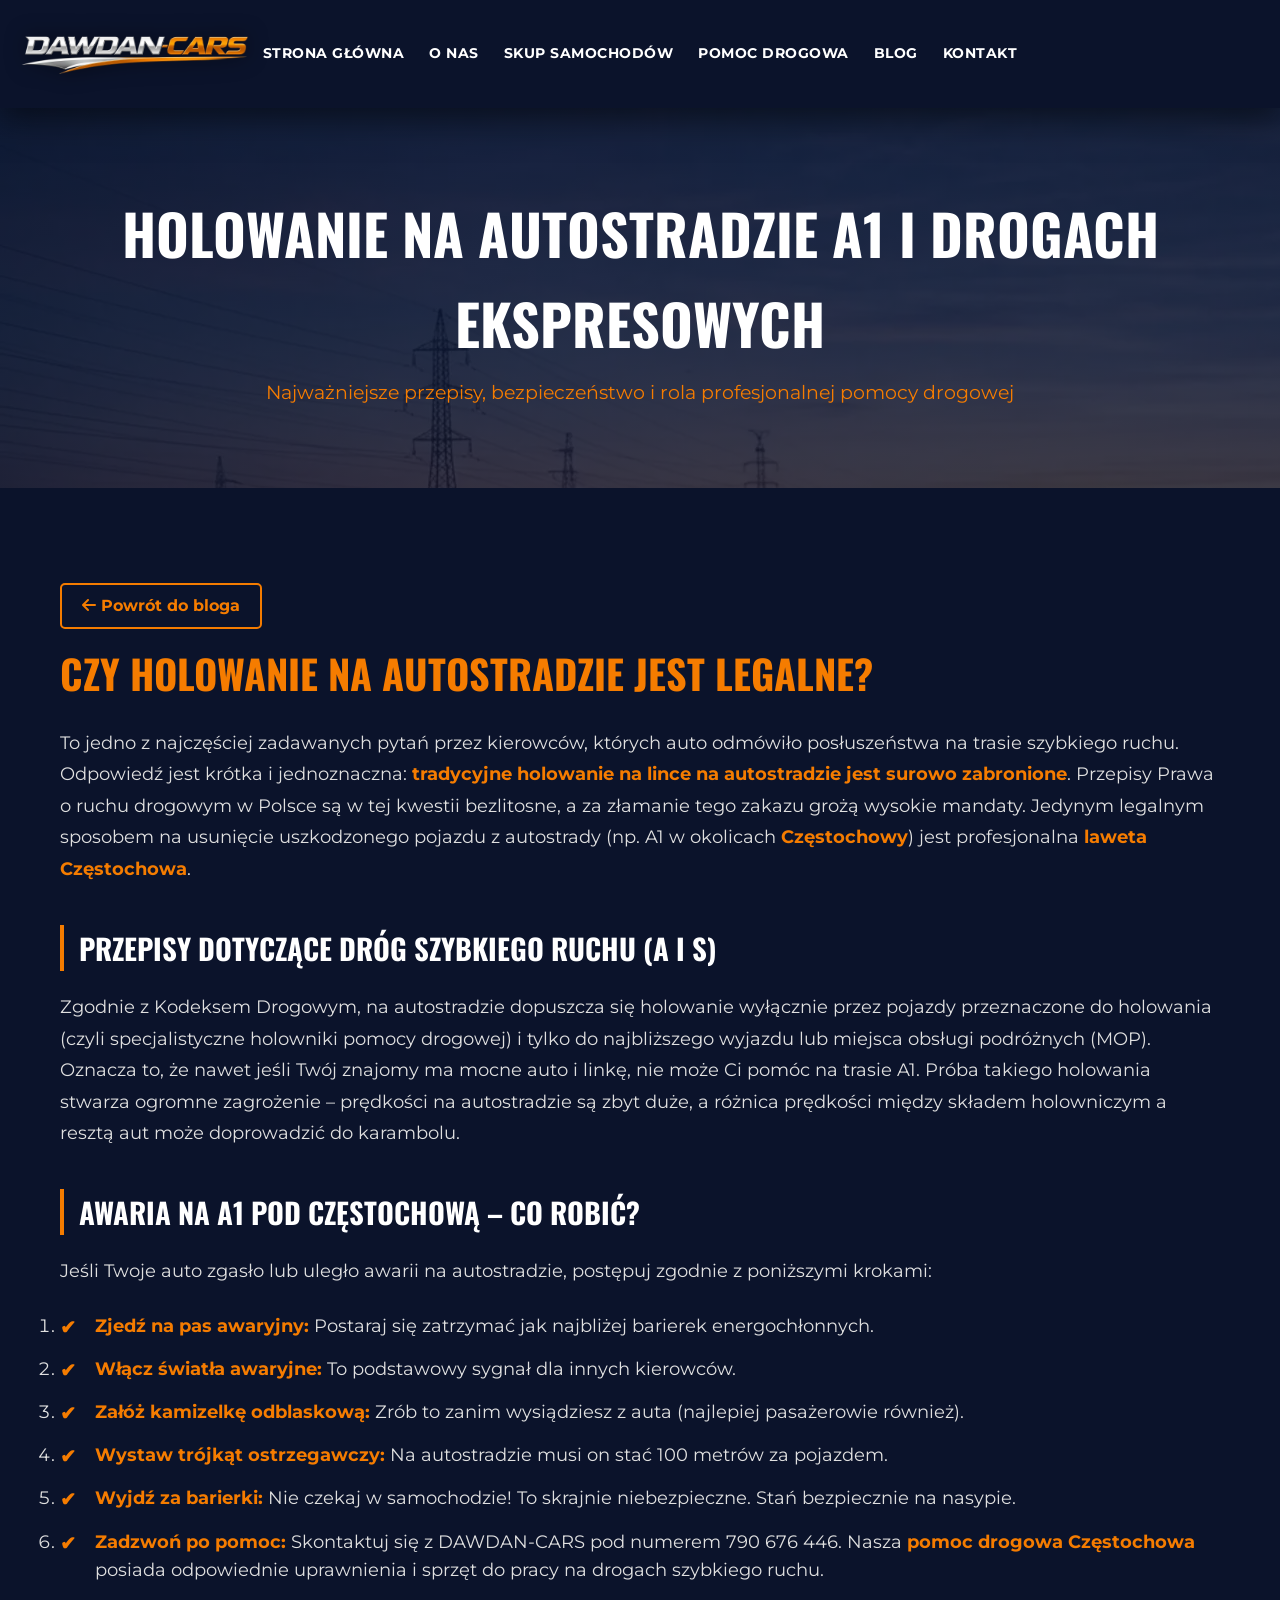
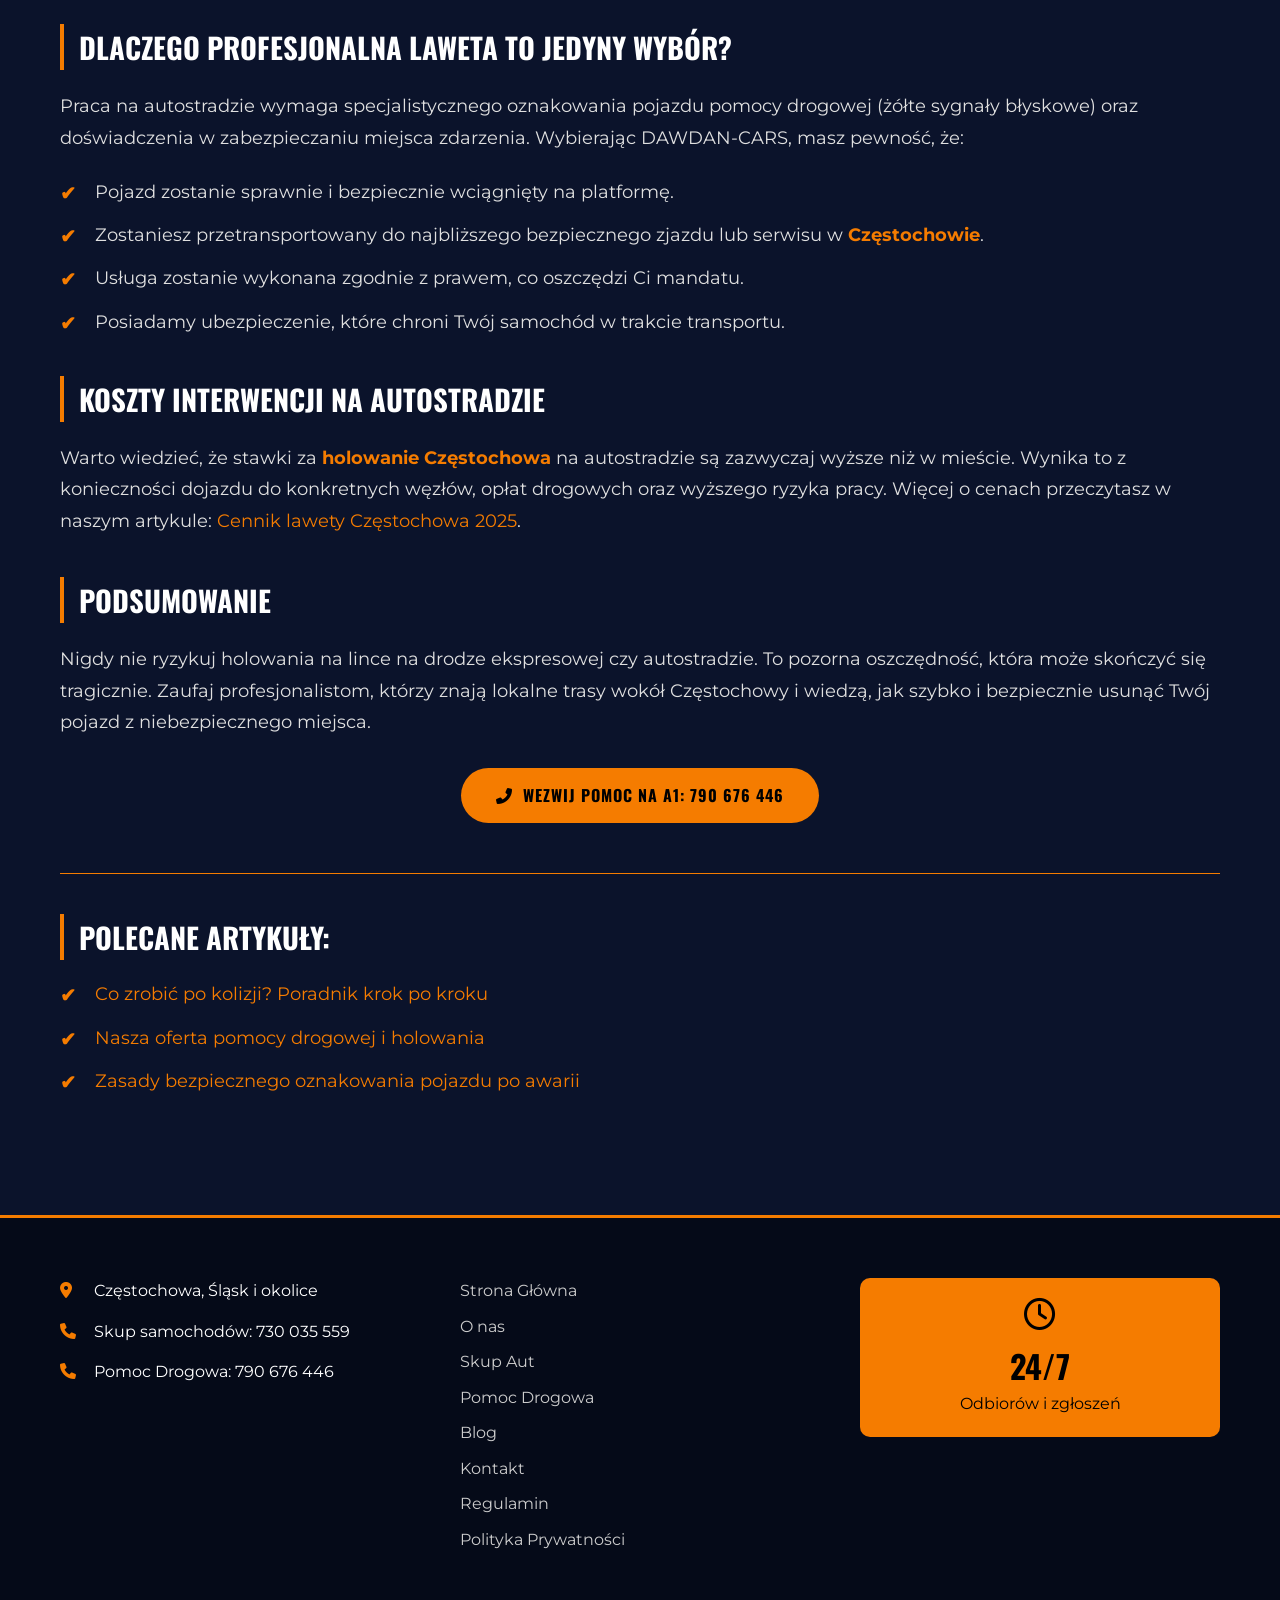
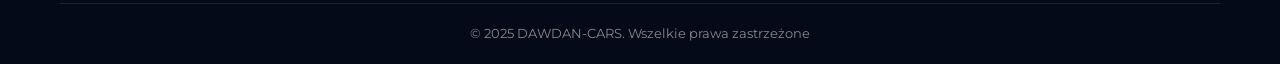
<file: holowanie-na-autostradzie-a1-przepisy.html>
<!DOCTYPE html>
<html lang="pl">
<head>
    <meta charset="UTF-8">
    <meta name="viewport" content="width=device-width, initial-scale=1.0">
    <title>Holowanie na autostradzie A1 i drogach S - Przepisy 2025 | DAWDAN-CARS</title>
    <meta name="description" content="Czy można holować auto na autostradzie? Poznaj aktualne przepisy dotyczące holowania na A1 i drogach ekspresowych. Dowiedz się, dlaczego laweta Częstochowa to jedyna opcja.">
    <link rel="canonical" href="https://dawdan-cars.pl/holowanie-na-autostradzie-a1-przepisy.html">

    <link rel="stylesheet" href="style.min.css" media="print" onload="this.media='all'">
    <link rel="stylesheet" href="critical.min.css">
    <noscript><link rel="stylesheet" href="style.min.css"></noscript>
    <link rel="preload" as="style" href="style.min.css">
    <link rel="preconnect" href="https://fonts.googleapis.com">
    <link rel="preconnect" href="https://fonts.gstatic.com" crossorigin>
    <link href="https://fonts.googleapis.com/css2?family=Montserrat:wght@400;700&family=Oswald:wght@500;700&display=swap" rel="stylesheet" media="print" onload="this.media='all'">
    <noscript><link href="https://fonts.googleapis.com/css2?family=Montserrat:wght@400;700&family=Oswald:wght@500;700&display=swap" rel="stylesheet"></noscript>
    <link rel="stylesheet" href="font-awesome.min.css" media="print" onload="this.media='all'">
    <link rel="icon" href="favicony/favicon.ico" type="image/x-icon">
    <script src="script.min.js" defer></script>
</head>
<body>
    <header>
        <div class="top-bar">
            <div class="container">
                <div class="logo">
                    <a href="index.html">
                        <img src="logo.webp" fetchpriority="high" alt="DAWDAN-CARS Częstochowa" width="349" height="60">
                    </a>
                </div>
                <nav>
                    <ul>
                        <li><a href="index.html">STRONA GŁÓWNA</a></li>
                        <li><a href="o-nas.html">O NAS</a></li>
                        <li><a href="skup-samochodow.html">SKUP SAMOCHODÓW</a></li>
                        <li><a href="laweta-pomoc-drogowa.html">POMOC DROGOWA</a></li>
                        <li><a href="blog.html">BLOG</a></li>
                        <li><a href="kontakt.html">KONTAKT</a></li>
                    </ul>
                </nav>
                <button class="menu-toggle" aria-label="Otwórz menu">
                    <span></span><span></span><span></span>
                </button>
            </div>
        </div>
    </header>
    <div class="overlay"></div>

    <section class="page-header" style="background: linear-gradient(rgba(11, 19, 43, 0.8), rgba(11, 19, 43, 0.8)), url('tlo.webp');">
        <div class="container">
            <h1>Holowanie na autostradzie A1 i drogach ekspresowych</h1>
            <p>Najważniejsze przepisy, bezpieczeństwo i rola profesjonalnej pomocy drogowej</p>
        </div>
    </section>

    <article class="about-content">
        <div class="container">
            <div class="seo-text-block" style="margin-bottom: 40px;">
                <a href="blog.html" class="btn-outline" style="display: inline-block; margin-bottom: 20px;"><i class="fas fa-arrow-left"></i> Powrót do bloga</a>

                <h2>Czy holowanie na autostradzie jest legalne?</h2>
                <p>To jedno z najczęściej zadawanych pytań przez kierowców, których auto odmówiło posłuszeństwa na trasie szybkiego ruchu. Odpowiedź jest krótka i jednoznaczna: <strong>tradycyjne holowanie na lince na autostradzie jest surowo zabronione</strong>. Przepisy Prawa o ruchu drogowym w Polsce są w tej kwestii bezlitosne, a za złamanie tego zakazu grożą wysokie mandaty. Jedynym legalnym sposobem na usunięcie uszkodzonego pojazdu z autostrady (np. A1 w okolicach <strong>Częstochowy</strong>) jest profesjonalna <strong>laweta Częstochowa</strong>.</p>

                <h3>Przepisy dotyczące dróg szybkiego ruchu (A i S)</h3>
                <p>Zgodnie z Kodeksem Drogowym, na autostradzie dopuszcza się holowanie wyłącznie przez pojazdy przeznaczone do holowania (czyli specjalistyczne holowniki pomocy drogowej) i tylko do najbliższego wyjazdu lub miejsca obsługi podróżnych (MOP). Oznacza to, że nawet jeśli Twój znajomy ma mocne auto i linkę, nie może Ci pomóc na trasie A1. Próba takiego holowania stwarza ogromne zagrożenie – prędkości na autostradzie są zbyt duże, a różnica prędkości między składem holowniczym a resztą aut może doprowadzić do karambolu.</p>

                <h3>Awaria na A1 pod Częstochową – co robić?</h3>
                <p>Jeśli Twoje auto zgasło lub uległo awarii na autostradzie, postępuj zgodnie z poniższymi krokami:</p>
                <ol>
                    <li><strong>Zjedź na pas awaryjny:</strong> Postaraj się zatrzymać jak najbliżej barierek energochłonnych.</li>
                    <li><strong>Włącz światła awaryjne:</strong> To podstawowy sygnał dla innych kierowców.</li>
                    <li><strong>Załóż kamizelkę odblaskową:</strong> Zrób to zanim wysiądziesz z auta (najlepiej pasażerowie również).</li>
                    <li><strong>Wystaw trójkąt ostrzegawczy:</strong> Na autostradzie musi on stać 100 metrów za pojazdem.</li>
                    <li><strong>Wyjdź za barierki:</strong> Nie czekaj w samochodzie! To skrajnie niebezpieczne. Stań bezpiecznie na nasypie.</li>
                    <li><strong>Zadzwoń po pomoc:</strong> Skontaktuj się z DAWDAN-CARS pod numerem 790 676 446. Nasza <strong>pomoc drogowa Częstochowa</strong> posiada odpowiednie uprawnienia i sprzęt do pracy na drogach szybkiego ruchu.</li>
                </ol>

                <h3>Dlaczego profesjonalna laweta to jedyny wybór?</h3>
                <p>Praca na autostradzie wymaga specjalistycznego oznakowania pojazdu pomocy drogowej (żółte sygnały błyskowe) oraz doświadczenia w zabezpieczaniu miejsca zdarzenia. Wybierając DAWDAN-CARS, masz pewność, że:</p>
                <ul>
                    <li>Pojazd zostanie sprawnie i bezpiecznie wciągnięty na platformę.</li>
                    <li>Zostaniesz przetransportowany do najbliższego bezpiecznego zjazdu lub serwisu w <strong>Częstochowie</strong>.</li>
                    <li>Usługa zostanie wykonana zgodnie z prawem, co oszczędzi Ci mandatu.</li>
                    <li>Posiadamy ubezpieczenie, które chroni Twój samochód w trakcie transportu.</li>
                </ul>

                <h3>Koszty interwencji na autostradzie</h3>
                <p>Warto wiedzieć, że stawki za <strong>holowanie Częstochowa</strong> na autostradzie są zazwyczaj wyższe niż w mieście. Wynika to z konieczności dojazdu do konkretnych węzłów, opłat drogowych oraz wyższego ryzyka pracy. Więcej o cenach przeczytasz w naszym artykule: <a href="ile-kosztuje-laweta-czestochowa.html">Cennik lawety Częstochowa 2025</a>.</p>

                <h3>Podsumowanie</h3>
                <p>Nigdy nie ryzykuj holowania na lince na drodze ekspresowej czy autostradzie. To pozorna oszczędność, która może skończyć się tragicznie. Zaufaj profesjonalistom, którzy znają lokalne trasy wokół Częstochowy i wiedzą, jak szybko i bezpiecznie usunąć Twój pojazd z niebezpiecznego miejsca.</p>

                <div style="margin-top: 30px; text-align: center;">
                    <a href="tel:+48790676446" class="btn btn-primary"><i class="fas fa-phone-alt"></i> Wezwij pomoc na A1: 790 676 446</a>
                </div>

                <div class="related-posts" style="margin-top: 50px; border-top: 1px solid var(--primary-color); pt-30px;">
                    <h3>Polecane artykuły:</h3>
                    <ul>
                        <li><a href="kolizja-czestochowa-co-robic.html">Co zrobić po kolizji? Poradnik krok po kroku</a></li>
                        <li><a href="pomoc-drogowa-laweta-czestochowa-24h.html">Nasza oferta pomocy drogowej i holowania</a></li>
                        <li><a href="pomoc-drogowa-porady.html">Zasady bezpiecznego oznakowania pojazdu po awarii</a></li>
                    </ul>
                </div>
            </div>
        </div>
    </article>

        <footer>
        <div class="container">
            <div class="footer-grid">
                <div class="footer-info">
                    <p><i class="fas fa-map-marker-alt"></i> Częstochowa, Śląsk i okolice</p>
                    <p><i class="fas fa-phone"></i> Skup samochodów: 730 035 559</p>
                    <p><i class="fas fa-phone"></i> Pomoc Drogowa: 790 676 446</p>
                </div>
                <div class="footer-links">
                    <ul>
                        <li><a href="index.html">Strona Główna</a></li><li><a href="o-nas.html">O nas</a></li><li><a href="skup-samochodow.html">Skup Aut</a></li><li><a href="laweta-pomoc-drogowa.html">Pomoc Drogowa</a></li><li><a href="blog.html">Blog</a></li><li><a href="kontakt.html">Kontakt</a></li>
                        <li><a href="#">Regulamin</a></li><li><a href="#">Polityka Prywatności</a></li>
                    </ul>
                </div>
                <div class="footer-hours">
                    <div class="hours-box">
                        <i class="far fa-clock"></i>
                        <span>24/7</span>
                        <p>Odbiorów i zgłoszeń</p>
                    </div>
                </div>
            </div>
            <div class="footer-bottom">
                <p>&copy; 2025 DAWDAN-CARS. Wszelkie prawa zastrzeżone</p>
            </div>
        </div>
    </footer>
</body>
</html>
</file>
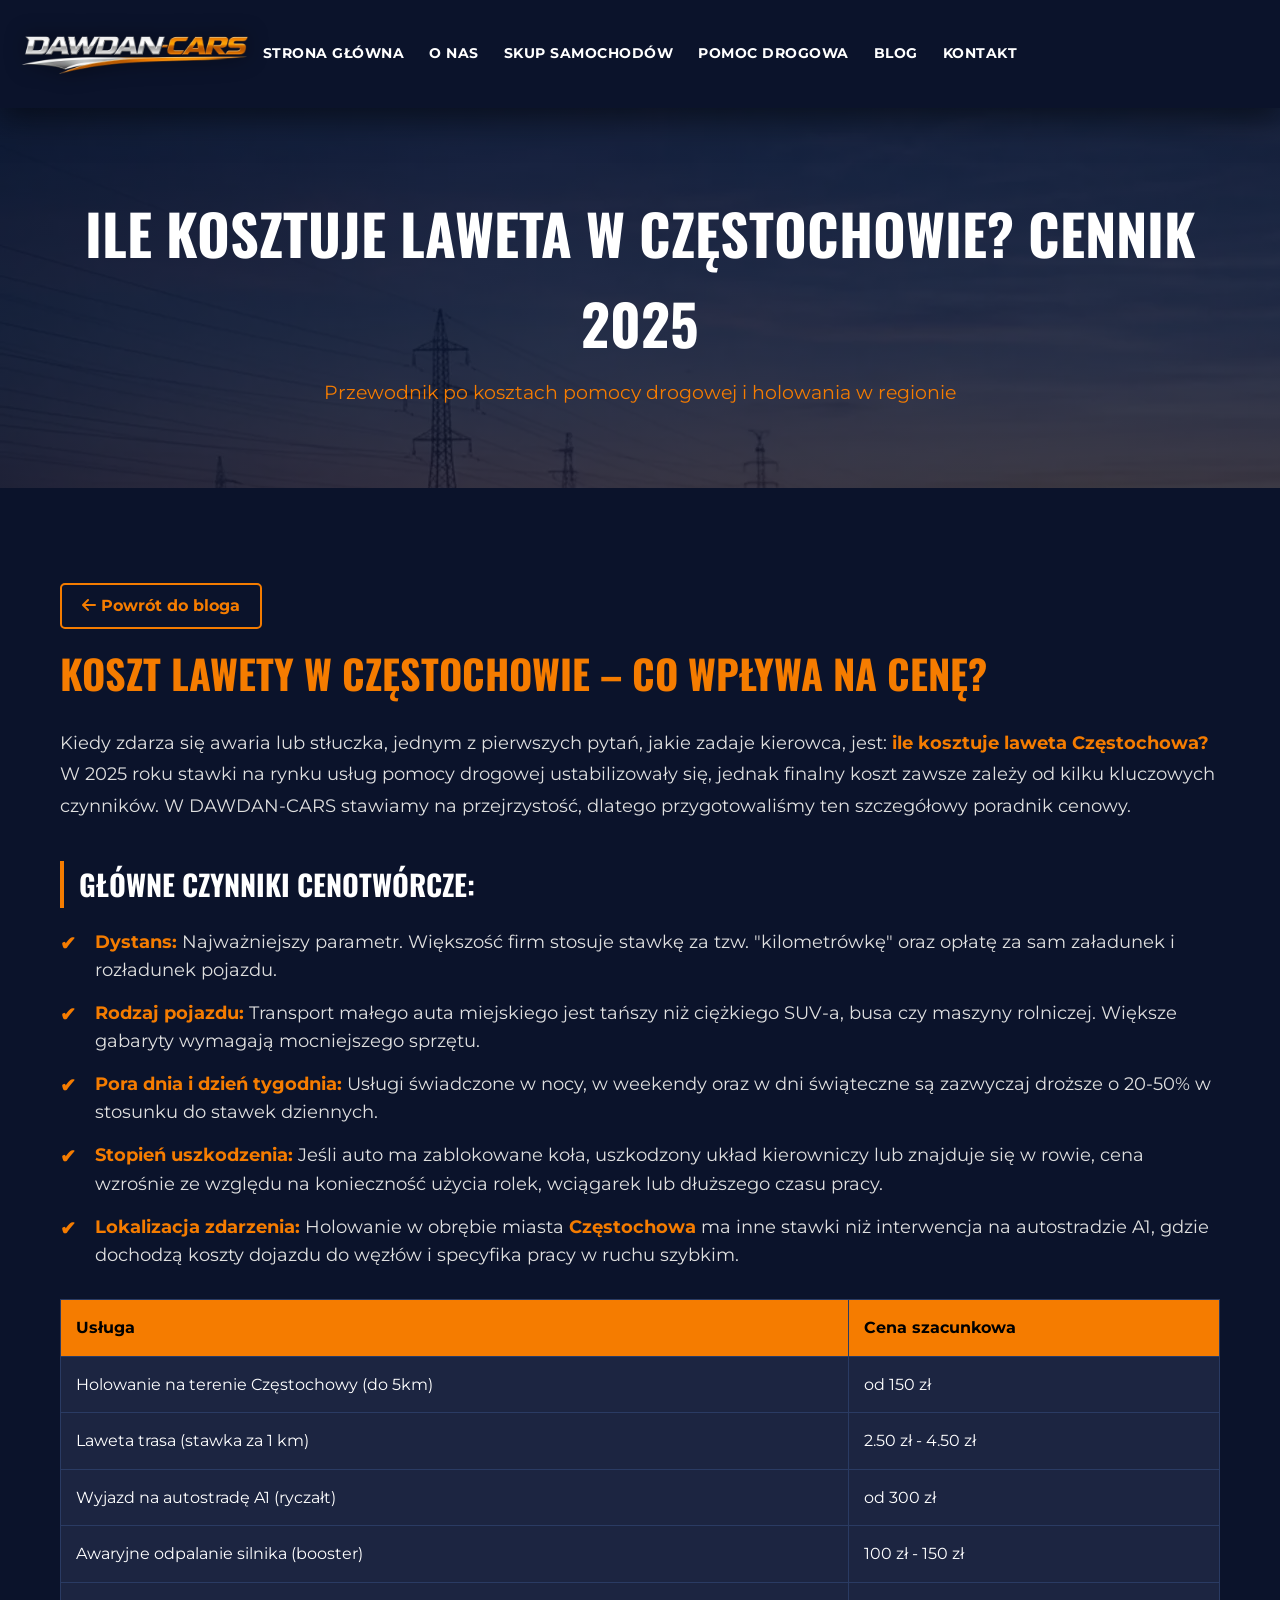
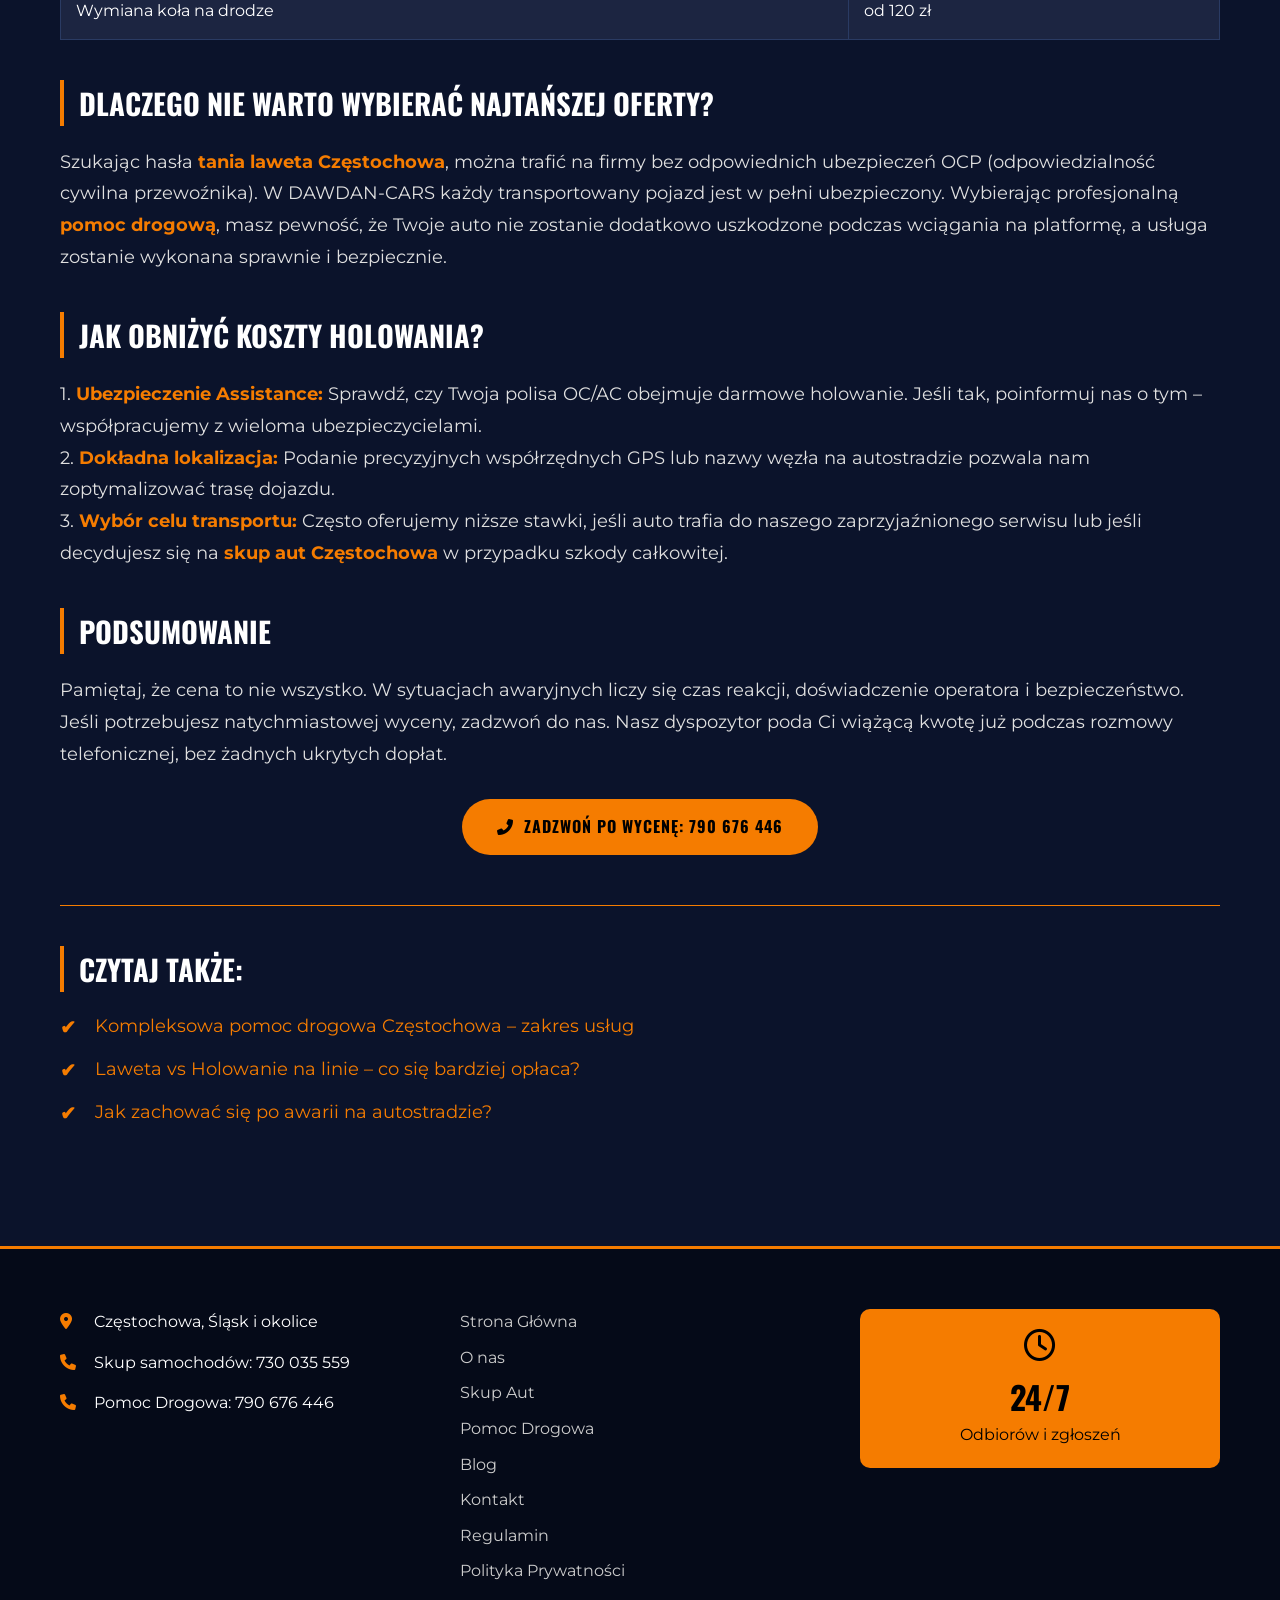
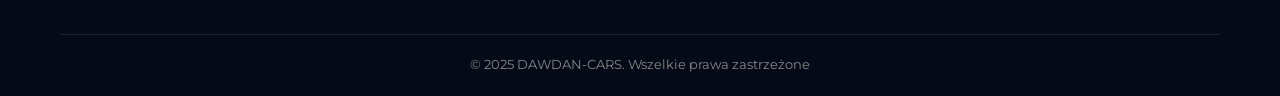
<file: ile-kosztuje-laweta-czestochowa.html>
<!DOCTYPE html>
<html lang="pl">
<head>
    <meta charset="UTF-8">
    <meta name="viewport" content="width=device-width, initial-scale=1.0">
    <title>Ile kosztuje laweta w Częstochowie? Cennik 2025 | DAWDAN-CARS</title>
    <meta name="description" content="Sprawdź aktualny cennik pomocy drogowej w Częstochowie na rok 2025. Dowiedz się, ile kosztuje laweta w mieście i na autostradzie A1. Przejrzyste stawki i brak ukrytych kosztów.">
    <link rel="canonical" href="https://dawdan-cars.pl/ile-kosztuje-laweta-czestochowa.html">

    <link rel="stylesheet" href="style.min.css" media="print" onload="this.media='all'">
    <link rel="stylesheet" href="critical.min.css">
    <noscript><link rel="stylesheet" href="style.min.css"></noscript>
    <link rel="preload" as="style" href="style.min.css">
    <link rel="preconnect" href="https://fonts.googleapis.com">
    <link rel="preconnect" href="https://fonts.gstatic.com" crossorigin>
    <link href="https://fonts.googleapis.com/css2?family=Montserrat:wght@400;700&family=Oswald:wght@500;700&display=swap" rel="stylesheet" media="print" onload="this.media='all'">
    <noscript><link href="https://fonts.googleapis.com/css2?family=Montserrat:wght@400;700&family=Oswald:wght@500;700&display=swap" rel="stylesheet"></noscript>
    <link rel="stylesheet" href="font-awesome.min.css" media="print" onload="this.media='all'">
    <link rel="icon" href="favicony/favicon.ico" type="image/x-icon">
    <script src="script.min.js" defer></script>
</head>
<body>
    <header>
        <div class="top-bar">
            <div class="container">
                <div class="logo">
                    <a href="index.html">
                        <img src="logo.webp" fetchpriority="high" alt="DAWDAN-CARS Częstochowa" width="349" height="60">
                    </a>
                </div>
                <nav>
                    <ul>
                        <li><a href="index.html">STRONA GŁÓWNA</a></li>
                        <li><a href="o-nas.html">O NAS</a></li>
                        <li><a href="skup-samochodow.html">SKUP SAMOCHODÓW</a></li>
                        <li><a href="laweta-pomoc-drogowa.html">POMOC DROGOWA</a></li>
                        <li><a href="blog.html">BLOG</a></li>
                        <li><a href="kontakt.html">KONTAKT</a></li>
                    </ul>
                </nav>
                <button class="menu-toggle" aria-label="Otwórz menu">
                    <span></span><span></span><span></span>
                </button>
            </div>
        </div>
    </header>
    <div class="overlay"></div>

    <section class="page-header" style="background: linear-gradient(rgba(11, 19, 43, 0.8), rgba(11, 19, 43, 0.8)), url('tlo.webp');">
        <div class="container">
            <h1>Ile kosztuje laweta w Częstochowie? Cennik 2025</h1>
            <p>Przewodnik po kosztach pomocy drogowej i holowania w regionie</p>
        </div>
    </section>

    <article class="about-content">
        <div class="container">
            <div class="seo-text-block" style="margin-bottom: 40px;">
                <a href="blog.html" class="btn-outline" style="display: inline-block; margin-bottom: 20px;"><i class="fas fa-arrow-left"></i> Powrót do bloga</a>

                <h2>Koszt lawety w Częstochowie – co wpływa na cenę?</h2>
                <p>Kiedy zdarza się awaria lub stłuczka, jednym z pierwszych pytań, jakie zadaje kierowca, jest: <strong>ile kosztuje laweta Częstochowa?</strong> W 2025 roku stawki na rynku usług pomocy drogowej ustabilizowały się, jednak finalny koszt zawsze zależy od kilku kluczowych czynników. W DAWDAN-CARS stawiamy na przejrzystość, dlatego przygotowaliśmy ten szczegółowy poradnik cenowy.</p>

                <h3>Główne czynniki cenotwórcze:</h3>
                <ul>
                    <li><strong>Dystans:</strong> Najważniejszy parametr. Większość firm stosuje stawkę za tzw. "kilometrówkę" oraz opłatę za sam załadunek i rozładunek pojazdu.</li>
                    <li><strong>Rodzaj pojazdu:</strong> Transport małego auta miejskiego jest tańszy niż ciężkiego SUV-a, busa czy maszyny rolniczej. Większe gabaryty wymagają mocniejszego sprzętu.</li>
                    <li><strong>Pora dnia i dzień tygodnia:</strong> Usługi świadczone w nocy, w weekendy oraz w dni świąteczne są zazwyczaj droższe o 20-50% w stosunku do stawek dziennych.</li>
                    <li><strong>Stopień uszkodzenia:</strong> Jeśli auto ma zablokowane koła, uszkodzony układ kierowniczy lub znajduje się w rowie, cena wzrośnie ze względu na konieczność użycia rolek, wciągarek lub dłuższego czasu pracy.</li>
                    <li><strong>Lokalizacja zdarzenia:</strong> Holowanie w obrębie miasta <strong>Częstochowa</strong> ma inne stawki niż interwencja na autostradzie A1, gdzie dochodzą koszty dojazdu do węzłów i specyfika pracy w ruchu szybkim.</li>
                </ul>

                <div class="pricing-table-container" style="overflow-x: auto; margin: 30px 0;">
                    <table style="width: 100%; border-collapse: collapse; background: #1c2541; border: 1px solid #2a3b63; color: #fff;">
                        <thead style="background: var(--primary-color); color: #000;">
                            <tr>
                                <th style="padding: 15px; border: 1px solid #2a3b63; text-align: left;">Usługa</th>
                                <th style="padding: 15px; border: 1px solid #2a3b63; text-align: left;">Cena szacunkowa</th>
                            </tr>
                        </thead>
                        <tbody>
                            <tr>
                                <td style="padding: 15px; border: 1px solid #2a3b63;">Holowanie na terenie Częstochowy (do 5km)</td>
                                <td style="padding: 15px; border: 1px solid #2a3b63;">od 150 zł</td>
                            </tr>
                            <tr>
                                <td style="padding: 15px; border: 1px solid #2a3b63;">Laweta trasa (stawka za 1 km)</td>
                                <td style="padding: 15px; border: 1px solid #2a3b63;">2.50 zł - 4.50 zł</td>
                            </tr>
                            <tr>
                                <td style="padding: 15px; border: 1px solid #2a3b63;">Wyjazd na autostradę A1 (ryczałt)</td>
                                <td style="padding: 15px; border: 1px solid #2a3b63;">od 300 zł</td>
                            </tr>
                            <tr>
                                <td style="padding: 15px; border: 1px solid #2a3b63;">Awaryjne odpalanie silnika (booster)</td>
                                <td style="padding: 15px; border: 1px solid #2a3b63;">100 zł - 150 zł</td>
                            </tr>
                            <tr>
                                <td style="padding: 15px; border: 1px solid #2a3b63;">Wymiana koła na drodze</td>
                                <td style="padding: 15px; border: 1px solid #2a3b63;">od 120 zł</td>
                            </tr>
                        </tbody>
                    </table>
                </div>

                <h3>Dlaczego nie warto wybierać najtańszej oferty?</h3>
                <p>Szukając hasła <strong>tania laweta Częstochowa</strong>, można trafić na firmy bez odpowiednich ubezpieczeń OCP (odpowiedzialność cywilna przewoźnika). W DAWDAN-CARS każdy transportowany pojazd jest w pełni ubezpieczony. Wybierając profesjonalną <strong>pomoc drogową</strong>, masz pewność, że Twoje auto nie zostanie dodatkowo uszkodzone podczas wciągania na platformę, a usługa zostanie wykonana sprawnie i bezpiecznie.</p>

                <h3>Jak obniżyć koszty holowania?</h3>
                <p>1. <strong>Ubezpieczenie Assistance:</strong> Sprawdź, czy Twoja polisa OC/AC obejmuje darmowe holowanie. Jeśli tak, poinformuj nas o tym – współpracujemy z wieloma ubezpieczycielami.<br>
                2. <strong>Dokładna lokalizacja:</strong> Podanie precyzyjnych współrzędnych GPS lub nazwy węzła na autostradzie pozwala nam zoptymalizować trasę dojazdu.<br>
                3. <strong>Wybór celu transportu:</strong> Często oferujemy niższe stawki, jeśli auto trafia do naszego zaprzyjaźnionego serwisu lub jeśli decydujesz się na <strong>skup aut Częstochowa</strong> w przypadku szkody całkowitej.</p>

                <h3>Podsumowanie</h3>
                <p>Pamiętaj, że cena to nie wszystko. W sytuacjach awaryjnych liczy się czas reakcji, doświadczenie operatora i bezpieczeństwo. Jeśli potrzebujesz natychmiastowej wyceny, zadzwoń do nas. Nasz dyspozytor poda Ci wiążącą kwotę już podczas rozmowy telefonicznej, bez żadnych ukrytych dopłat.</p>

                <div style="margin-top: 30px; text-align: center;">
                    <a href="tel:+48790676446" class="btn btn-primary"><i class="fas fa-phone-alt"></i> Zadzwoń po wycenę: 790 676 446</a>
                </div>

                <div class="related-posts" style="margin-top: 50px; border-top: 1px solid var(--primary-color); pt-30px;">
                    <h3>Czytaj także:</h3>
                    <ul>
                        <li><a href="pomoc-drogowa-laweta-czestochowa-24h.html">Kompleksowa pomoc drogowa Częstochowa – zakres usług</a></li>
                        <li><a href="laweta-porady.html">Laweta vs Holowanie na linie – co się bardziej opłaca?</a></li>
                        <li><a href="pomoc-drogowa-porady.html">Jak zachować się po awarii na autostradzie?</a></li>
                    </ul>
                </div>
            </div>
        </div>
    </article>

        <footer>
        <div class="container">
            <div class="footer-grid">
                <div class="footer-info">
                    <p><i class="fas fa-map-marker-alt"></i> Częstochowa, Śląsk i okolice</p>
                    <p><i class="fas fa-phone"></i> Skup samochodów: 730 035 559</p>
                    <p><i class="fas fa-phone"></i> Pomoc Drogowa: 790 676 446</p>
                </div>
                <div class="footer-links">
                    <ul>
                        <li><a href="index.html">Strona Główna</a></li><li><a href="o-nas.html">O nas</a></li><li><a href="skup-samochodow.html">Skup Aut</a></li><li><a href="laweta-pomoc-drogowa.html">Pomoc Drogowa</a></li><li><a href="blog.html">Blog</a></li><li><a href="kontakt.html">Kontakt</a></li>
                        <li><a href="#">Regulamin</a></li><li><a href="#">Polityka Prywatności</a></li>
                    </ul>
                </div>
                <div class="footer-hours">
                    <div class="hours-box">
                        <i class="far fa-clock"></i>
                        <span>24/7</span>
                        <p>Odbiorów i zgłoszeń</p>
                    </div>
                </div>
            </div>
            <div class="footer-bottom">
                <p>&copy; 2025 DAWDAN-CARS. Wszelkie prawa zastrzeżone</p>
            </div>
        </div>
    </footer>
</body>
</html>
</file>
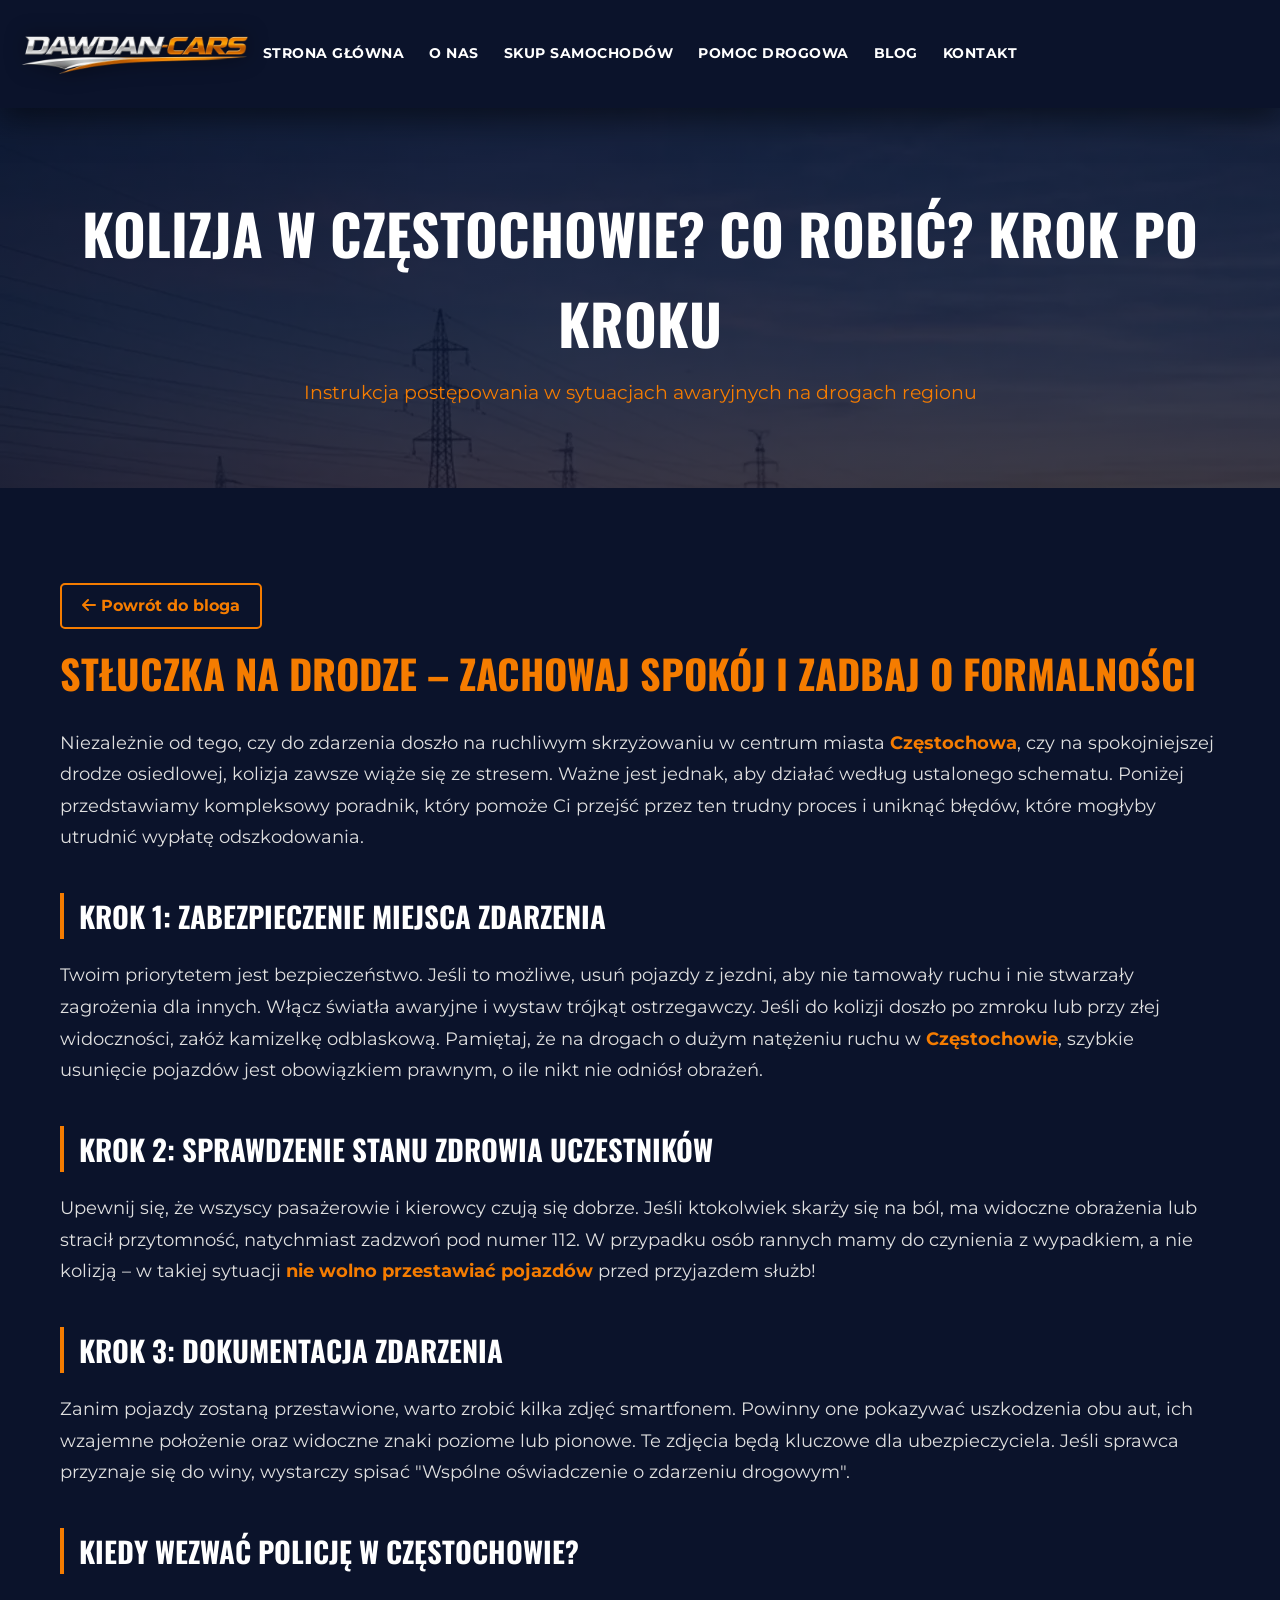
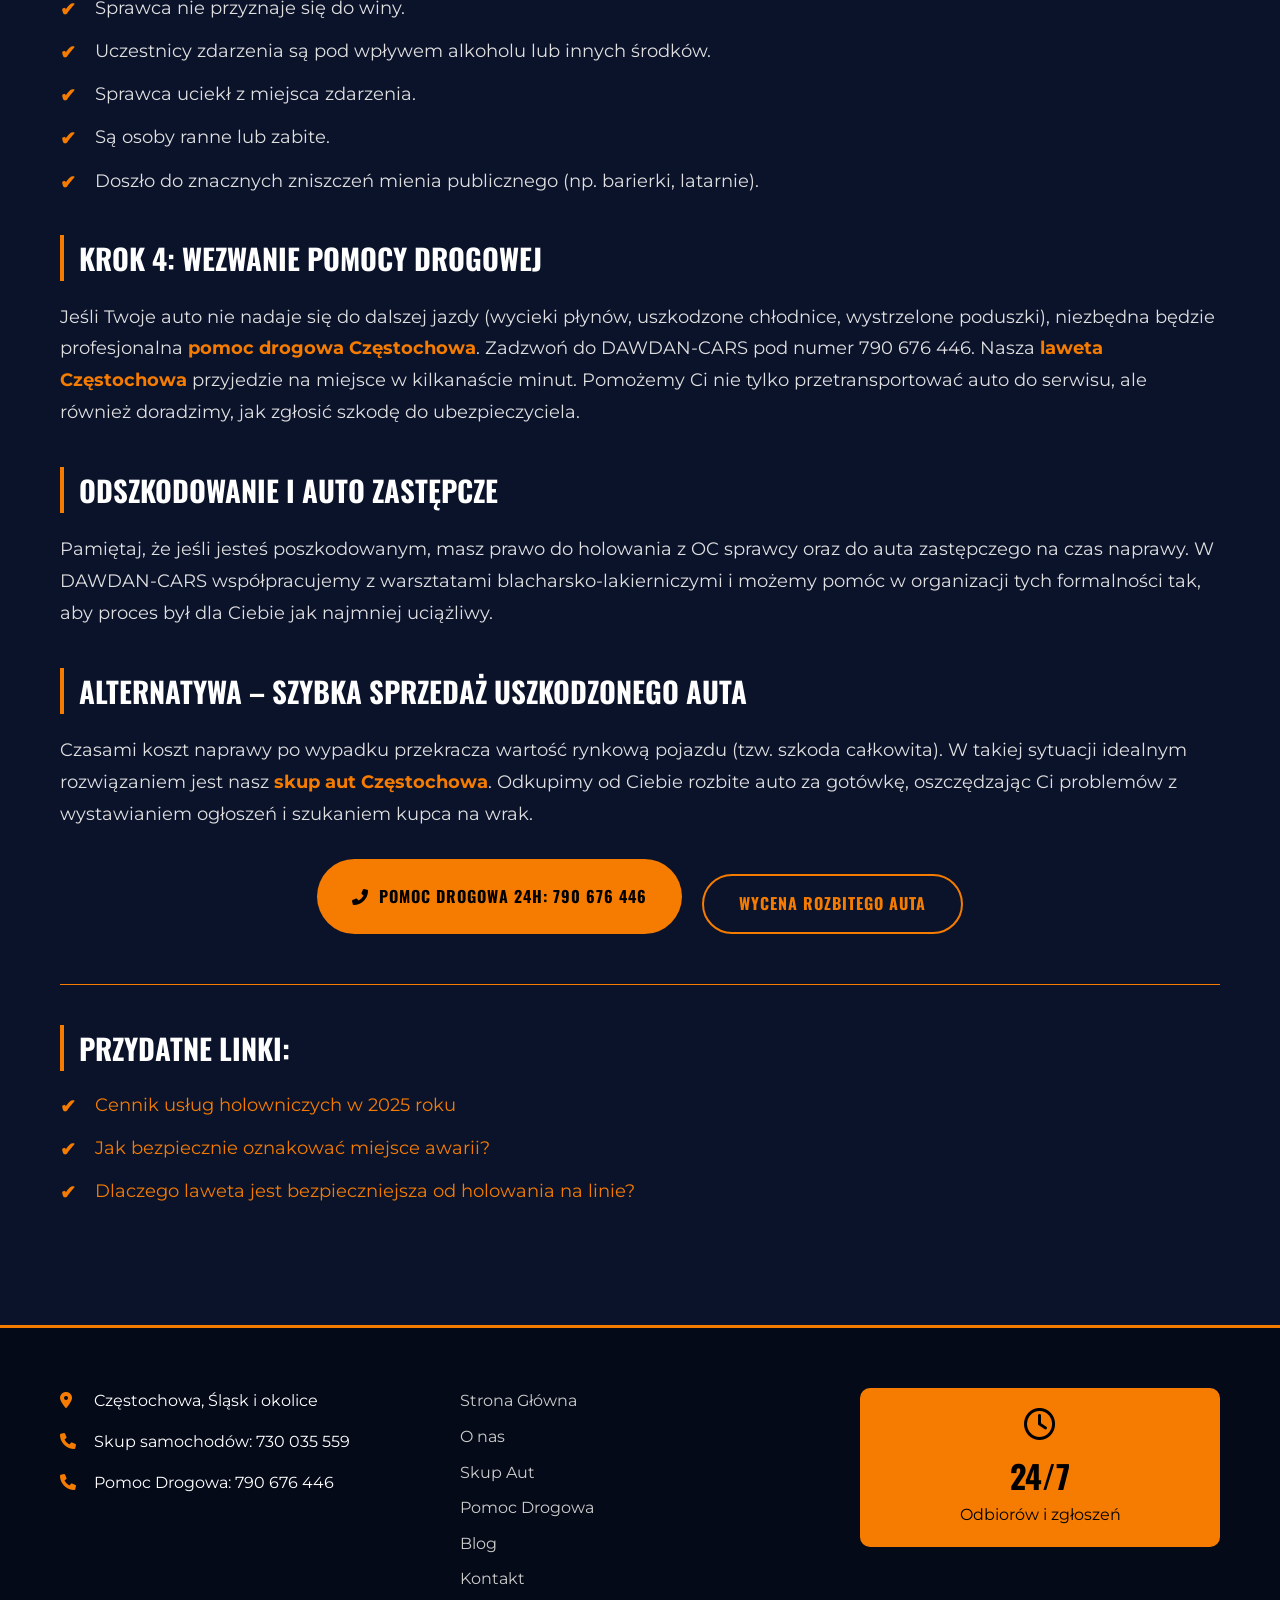
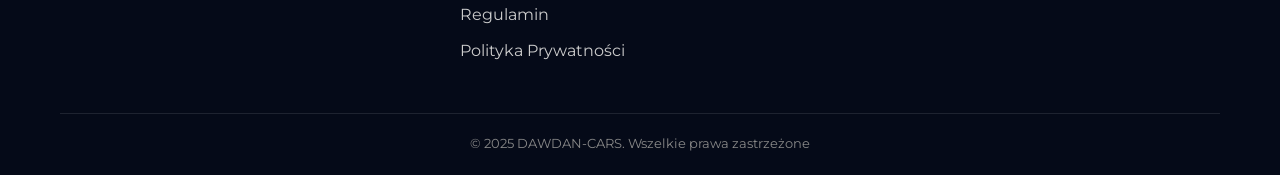
<file: kolizja-czestochowa-co-robic.html>
<!DOCTYPE html>
<html lang="pl">
<head>
    <meta charset="UTF-8">
    <meta name="viewport" content="width=device-width, initial-scale=1.0">
    <title>Kolizja lub wypadek w Częstochowie? Co robić? Krok po kroku | DAWDAN-CARS</title>
    <meta name="description" content="Praktyczny poradnik: jak zachować się po kolizji w Częstochowie. Kiedy wezwać policję, jak sporządzić oświadczenie i kiedy potrzebna będzie pomoc drogowa Częstochowa.">
    <link rel="canonical" href="https://dawdan-cars.pl/kolizja-czestochowa-co-robic.html">

    <link rel="stylesheet" href="style.min.css" media="print" onload="this.media='all'">
    <link rel="stylesheet" href="critical.min.css">
    <noscript><link rel="stylesheet" href="style.min.css"></noscript>
    <link rel="preload" as="style" href="style.min.css">
    <link rel="preconnect" href="https://fonts.googleapis.com">
    <link rel="preconnect" href="https://fonts.gstatic.com" crossorigin>
    <link href="https://fonts.googleapis.com/css2?family=Montserrat:wght@400;700&family=Oswald:wght@500;700&display=swap" rel="stylesheet" media="print" onload="this.media='all'">
    <noscript><link href="https://fonts.googleapis.com/css2?family=Montserrat:wght@400;700&family=Oswald:wght@500;700&display=swap" rel="stylesheet"></noscript>
    <link rel="stylesheet" href="font-awesome.min.css" media="print" onload="this.media='all'">
    <link rel="icon" href="favicony/favicon.ico" type="image/x-icon">
    <script src="script.min.js" defer></script>
</head>
<body>
    <header>
        <div class="top-bar">
            <div class="container">
                <div class="logo">
                    <a href="index.html">
                        <img src="logo.webp" fetchpriority="high" alt="DAWDAN-CARS Częstochowa" width="349" height="60">
                    </a>
                </div>
                <nav>
                    <ul>
                        <li><a href="index.html">STRONA GŁÓWNA</a></li>
                        <li><a href="o-nas.html">O NAS</a></li>
                        <li><a href="skup-samochodow.html">SKUP SAMOCHODÓW</a></li>
                        <li><a href="laweta-pomoc-drogowa.html">POMOC DROGOWA</a></li>
                        <li><a href="blog.html">BLOG</a></li>
                        <li><a href="kontakt.html">KONTAKT</a></li>
                    </ul>
                </nav>
                <button class="menu-toggle" aria-label="Otwórz menu">
                    <span></span><span></span><span></span>
                </button>
            </div>
        </div>
    </header>
    <div class="overlay"></div>

    <section class="page-header" style="background: linear-gradient(rgba(11, 19, 43, 0.8), rgba(11, 19, 43, 0.8)), url('tlo.webp');">
        <div class="container">
            <h1>Kolizja w Częstochowie? Co robić? Krok po kroku</h1>
            <p>Instrukcja postępowania w sytuacjach awaryjnych na drogach regionu</p>
        </div>
    </section>

    <article class="about-content">
        <div class="container">
            <div class="seo-text-block" style="margin-bottom: 40px;">
                <a href="blog.html" class="btn-outline" style="display: inline-block; margin-bottom: 20px;"><i class="fas fa-arrow-left"></i> Powrót do bloga</a>

                <h2>Stłuczka na drodze – zachowaj spokój i zadbaj o formalności</h2>
                <p>Niezależnie od tego, czy do zdarzenia doszło na ruchliwym skrzyżowaniu w centrum miasta <strong>Częstochowa</strong>, czy na spokojniejszej drodze osiedlowej, kolizja zawsze wiąże się ze stresem. Ważne jest jednak, aby działać według ustalonego schematu. Poniżej przedstawiamy kompleksowy poradnik, który pomoże Ci przejść przez ten trudny proces i uniknąć błędów, które mogłyby utrudnić wypłatę odszkodowania.</p>

                <h3>Krok 1: Zabezpieczenie miejsca zdarzenia</h3>
                <p>Twoim priorytetem jest bezpieczeństwo. Jeśli to możliwe, usuń pojazdy z jezdni, aby nie tamowały ruchu i nie stwarzały zagrożenia dla innych. Włącz światła awaryjne i wystaw trójkąt ostrzegawczy. Jeśli do kolizji doszło po zmroku lub przy złej widoczności, załóż kamizelkę odblaskową. Pamiętaj, że na drogach o dużym natężeniu ruchu w <strong>Częstochowie</strong>, szybkie usunięcie pojazdów jest obowiązkiem prawnym, o ile nikt nie odniósł obrażeń.</p>

                <h3>Krok 2: Sprawdzenie stanu zdrowia uczestników</h3>
                <p>Upewnij się, że wszyscy pasażerowie i kierowcy czują się dobrze. Jeśli ktokolwiek skarży się na ból, ma widoczne obrażenia lub stracił przytomność, natychmiast zadzwoń pod numer 112. W przypadku osób rannych mamy do czynienia z wypadkiem, a nie kolizją – w takiej sytuacji <strong>nie wolno przestawiać pojazdów</strong> przed przyjazdem służb!</p>

                <h3>Krok 3: Dokumentacja zdarzenia</h3>
                <p>Zanim pojazdy zostaną przestawione, warto zrobić kilka zdjęć smartfonem. Powinny one pokazywać uszkodzenia obu aut, ich wzajemne położenie oraz widoczne znaki poziome lub pionowe. Te zdjęcia będą kluczowe dla ubezpieczyciela. Jeśli sprawca przyznaje się do winy, wystarczy spisać "Wspólne oświadczenie o zdarzeniu drogowym".</p>

                <h3>Kiedy wezwać policję w Częstochowie?</h3>
                <ul>
                    <li>Sprawca nie przyznaje się do winy.</li>
                    <li>Uczestnicy zdarzenia są pod wpływem alkoholu lub innych środków.</li>
                    <li>Sprawca uciekł z miejsca zdarzenia.</li>
                    <li>Są osoby ranne lub zabite.</li>
                    <li>Doszło do znacznych zniszczeń mienia publicznego (np. barierki, latarnie).</li>
                </ul>

                <h3>Krok 4: Wezwanie pomocy drogowej</h3>
                <p>Jeśli Twoje auto nie nadaje się do dalszej jazdy (wycieki płynów, uszkodzone chłodnice, wystrzelone poduszki), niezbędna będzie profesjonalna <strong>pomoc drogowa Częstochowa</strong>. Zadzwoń do DAWDAN-CARS pod numer 790 676 446. Nasza <strong>laweta Częstochowa</strong> przyjedzie na miejsce w kilkanaście minut. Pomożemy Ci nie tylko przetransportować auto do serwisu, ale również doradzimy, jak zgłosić szkodę do ubezpieczyciela.</p>

                <h3>Odszkodowanie i auto zastępcze</h3>
                <p>Pamiętaj, że jeśli jesteś poszkodowanym, masz prawo do holowania z OC sprawcy oraz do auta zastępczego na czas naprawy. W DAWDAN-CARS współpracujemy z warsztatami blacharsko-lakierniczymi i możemy pomóc w organizacji tych formalności tak, aby proces był dla Ciebie jak najmniej uciążliwy.</p>

                <h3>Alternatywa – szybka sprzedaż uszkodzonego auta</h3>
                <p>Czasami koszt naprawy po wypadku przekracza wartość rynkową pojazdu (tzw. szkoda całkowita). W takiej sytuacji idealnym rozwiązaniem jest nasz <strong>skup aut Częstochowa</strong>. Odkupimy od Ciebie rozbite auto za gotówkę, oszczędzając Ci problemów z wystawianiem ogłoszeń i szukaniem kupca na wrak.</p>

                <div style="margin-top: 30px; text-align: center; display: flex; flex-wrap: wrap; justify-content: center; gap: 20px;">
                    <a href="tel:+48790676446" class="btn btn-primary"><i class="fas fa-phone-alt"></i> Pomoc Drogowa 24h: 790 676 446</a>
                    <a href="skup-samochodow.html" class="btn btn-outline">Wycena rozbitego auta</a>
                </div>

                <div class="related-posts" style="margin-top: 50px; border-top: 1px solid var(--primary-color); pt-30px;">
                    <h3>Przydatne linki:</h3>
                    <ul>
                        <li><a href="ile-kosztuje-laweta-czestochowa.html">Cennik usług holowniczych w 2025 roku</a></li>
                        <li><a href="pomoc-drogowa-porady.html">Jak bezpiecznie oznakować miejsce awarii?</a></li>
                        <li><a href="laweta-porady.html">Dlaczego laweta jest bezpieczniejsza od holowania na linie?</a></li>
                    </ul>
                </div>
            </div>
        </div>
    </article>

        <footer>
        <div class="container">
            <div class="footer-grid">
                <div class="footer-info">
                    <p><i class="fas fa-map-marker-alt"></i> Częstochowa, Śląsk i okolice</p>
                    <p><i class="fas fa-phone"></i> Skup samochodów: 730 035 559</p>
                    <p><i class="fas fa-phone"></i> Pomoc Drogowa: 790 676 446</p>
                </div>
                <div class="footer-links">
                    <ul>
                        <li><a href="index.html">Strona Główna</a></li><li><a href="o-nas.html">O nas</a></li><li><a href="skup-samochodow.html">Skup Aut</a></li><li><a href="laweta-pomoc-drogowa.html">Pomoc Drogowa</a></li><li><a href="blog.html">Blog</a></li><li><a href="kontakt.html">Kontakt</a></li>
                        <li><a href="#">Regulamin</a></li><li><a href="#">Polityka Prywatności</a></li>
                    </ul>
                </div>
                <div class="footer-hours">
                    <div class="hours-box">
                        <i class="far fa-clock"></i>
                        <span>24/7</span>
                        <p>Odbiorów i zgłoszeń</p>
                    </div>
                </div>
            </div>
            <div class="footer-bottom">
                <p>&copy; 2025 DAWDAN-CARS. Wszelkie prawa zastrzeżone</p>
            </div>
        </div>
    </footer>
</body>
</html>
</file>
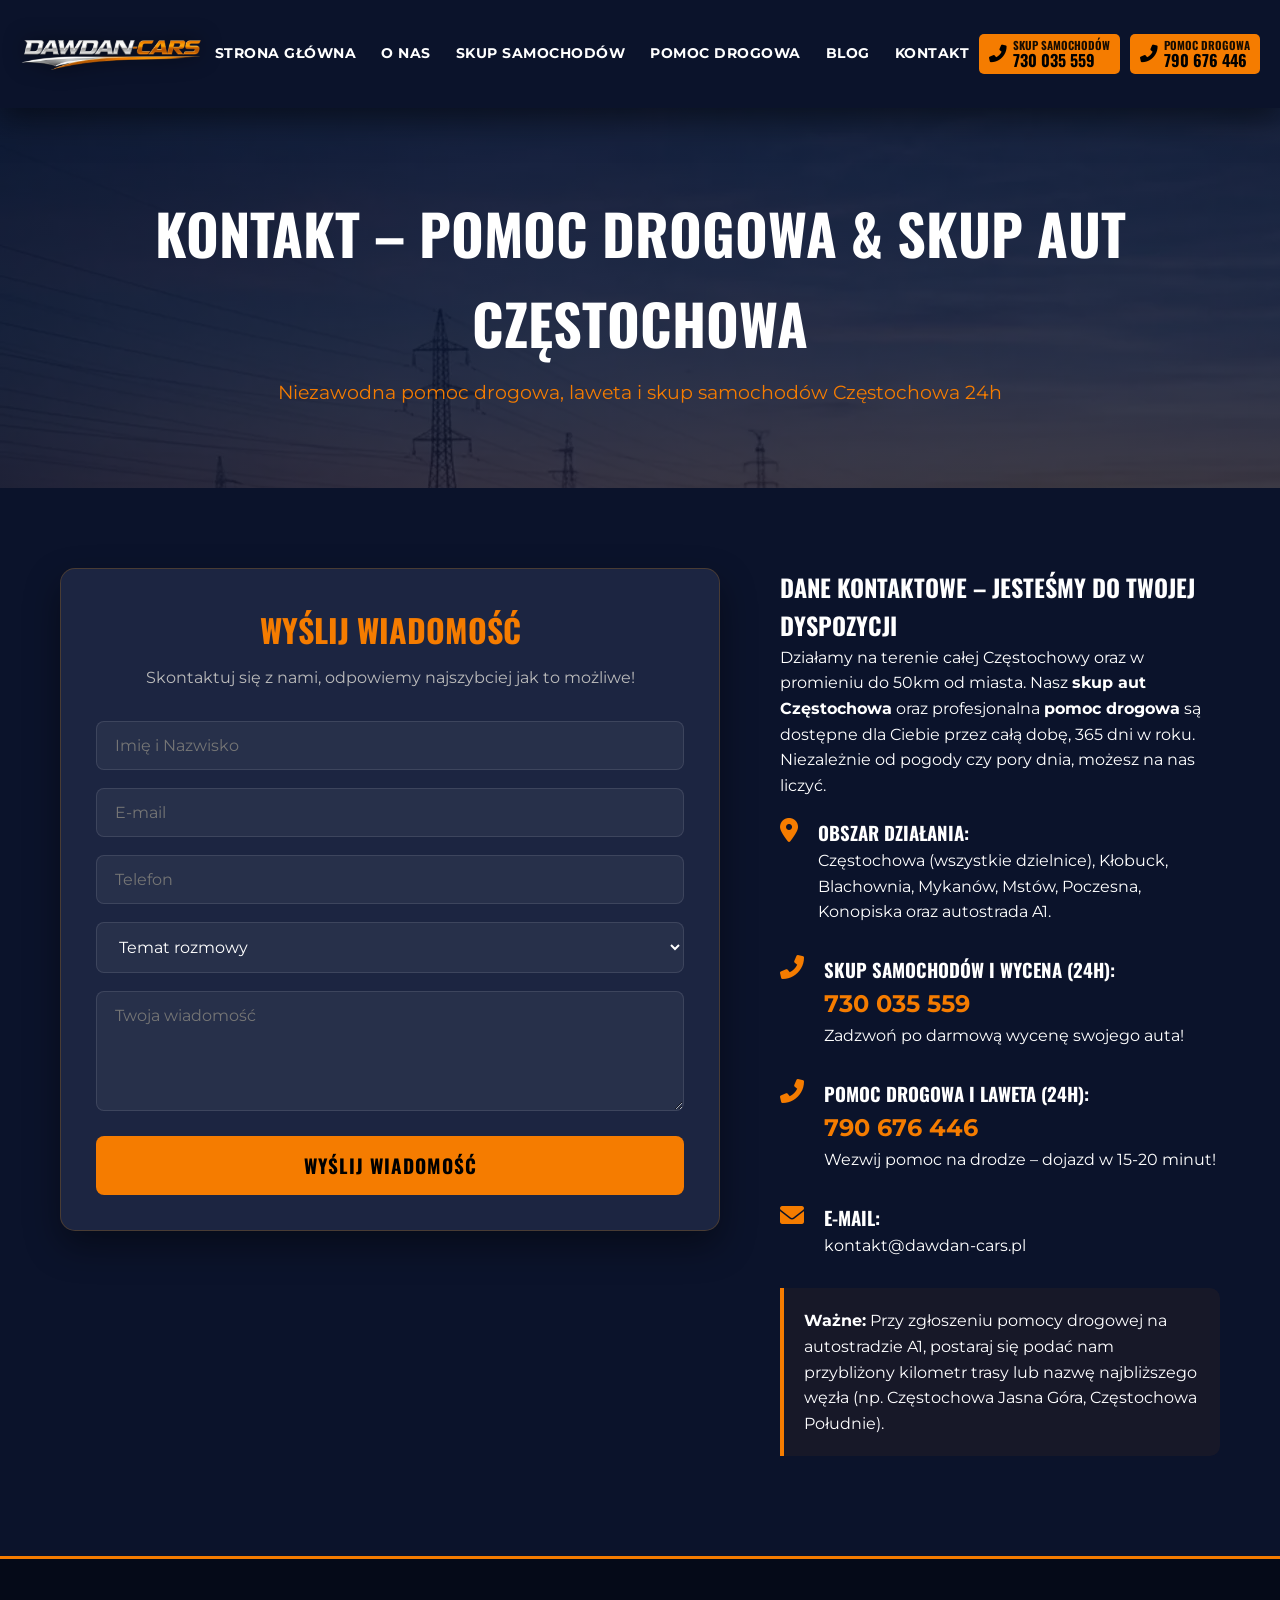
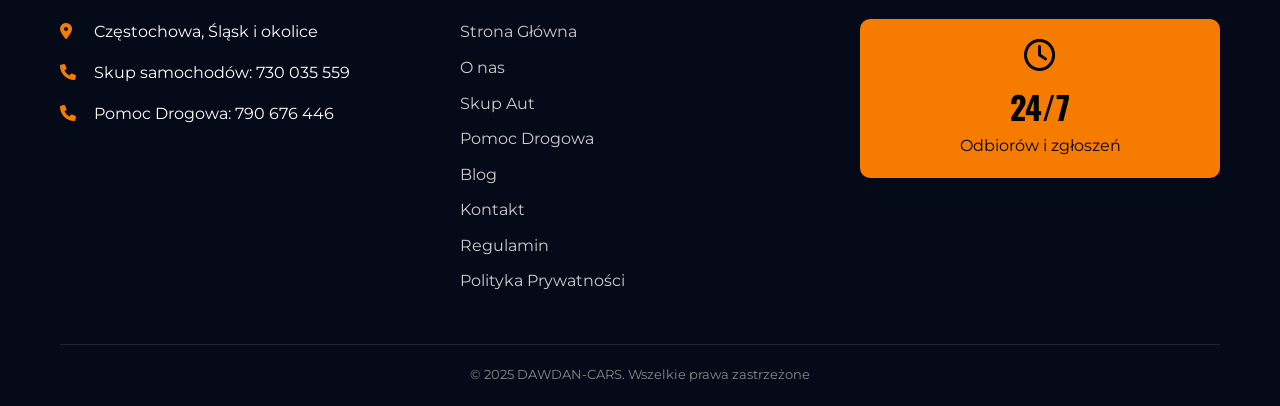
<file: kontakt.html>
<!DOCTYPE html>
<html lang="pl">
<head>

    <meta charset="UTF-8">
    <meta name="viewport" content="width=device-width, initial-scale=1.0">
    <title>Kontakt | Pomoc Drogowa, Laweta i Skup Aut Częstochowa 24h</title>

<meta name="description" content="Kontakt z DAWDAN-CARS. Potrzebna pomoc drogowa Częstochowa lub laweta? Chcesz sprzedać auto? Skup aut Częstochowa 24h – zadzwoń i wezwij holowanie już teraz!">

<link rel="canonical" href="https://dawdan-cars.pl/kontakt.html">

<script type="application/ld+json">
{
  "@context": "https://schema.org",
  "@type": "LocalBusiness",
  "name": "DAWDAN-CARS",
  "image": "https://dawdan-cars.pl/logo.webp",
  "@id": "https://dawdan-cars.pl/#business",
  "url": "https://dawdan-cars.pl/kontakt.html",
  "telephone": "+48730035559",
  "address": {
    "@type": "PostalAddress",
    "streetAddress": "Częstochowa i okolice",
    "addressLocality": "Częstochowa",
    "postalCode": "42-200",
    "addressCountry": "PL"
  }
}
</script>

    <link rel="stylesheet" href="style.min.css" media="print" onload="this.media='all'">
    <link rel="stylesheet" href="critical.min.css">
    <noscript><link rel="stylesheet" href="style.min.css"></noscript>
    <link rel="preload" as="style" href="style.min.css">
    <link rel="preconnect" href="https://fonts.googleapis.com">
    <link rel="preconnect" href="https://fonts.gstatic.com" crossorigin>
    <link href="https://fonts.googleapis.com/css2?family=Montserrat:wght@400;700&family=Oswald:wght@500;700&display=swap" rel="stylesheet" media="print" onload="this.media='all'">
    <noscript><link href="https://fonts.googleapis.com/css2?family=Montserrat:wght@400;700&family=Oswald:wght@500;700&display=swap" rel="stylesheet"></noscript>
    <link rel="stylesheet" href="font-awesome.min.css" media="print" onload="this.media='all'">
    <noscript><link rel="stylesheet" href="font-awesome.min.css"></noscript>
    <!-- NOWE -->
    <link rel="preload" as="image" href="tlo.webp" fetchpriority="high" type="image/webp">

    <!-- ICONS -->
    <link rel="icon" href="favicony/favicon.ico" type="image/x-icon">
    <link rel="shortcut icon" href="favicony/favicon.ico" type="image/x-icon">
    <link rel="icon" href="favicony/favicon.ico" sizes="any">
    <link rel="icon" type="image/png" sizes="16x16" href="favicony/favicon-16x16.png">
    <link rel="icon" type="image/png" sizes="32x32" href="favicony/favicon-32x32.png">
    <link rel="icon" type="image/png" sizes="48x48" href="favicony/favicon-48x48.png">
    <link rel="icon" type="image/png" sizes="64x64" href="favicony/favicon-64x64.png">
    <link rel="icon" type="image/png" sizes="192x192" href="favicony/favicon-192x192.png">
    <link rel="icon" type="image/png" sizes="512x512" href="favicony/favicon-512x512.png">
    <link rel="apple-touch-icon" sizes="180x180" href="favicony/favicon-180x180.png">
    <script src="script.min.js" defer></script>
</head>
<body>
    <header>
        <div class="top-bar">
            <div class="container">
                <div class="logo">
                    <a href="index.html">
                        <img src="logo.webp" fetchpriority="high" alt="Kontakt DAWDAN-CARS Częstochowa" width="349" height="60">
                    </a>
                </div>
                <nav>
                    <ul>
                        <li><a href="index.html">STRONA GŁÓWNA</a></li>
                        <li><a href="o-nas.html">O NAS</a></li>
                        <li><a href="skup-samochodow.html">SKUP SAMOCHODÓW</a></li>
                        <li><a href="laweta-pomoc-drogowa.html">POMOC DROGOWA</a></li>
                        <li><a href="blog.html">BLOG</a></li>
                        <li><a href="kontakt.html">KONTAKT</a></li>
                    </ul>
                    <div class="header-cta mobile-only">
                        <a href="tel:+48730035559" class="btn-call">
                            <i class="fas fa-phone-alt"></i>
                            <span>
                                <span class="btn-label">SKUP SAMOCHODÓW</span>
                                <span class="btn-number">730 035 559</span>
                            </span>
                        </a>
                        <a href="tel:+48790676446" class="btn-call">
                            <i class="fas fa-phone-alt"></i>
                            <span>
                                <span class="btn-label">POMOC DROGOWA</span>
                                <span class="btn-number">790 676 446</span>
                            </span>
                        </a>
                    </div>
                </nav>
                <div class="header-cta desktop-only">
                    <a href="tel:+48730035559" class="btn-call">
                        <i class="fas fa-phone-alt"></i>
                        <span>
                            <span class="btn-label">SKUP SAMOCHODÓW</span>
                            <span class="btn-number">730 035 559</span>
                        </span>
                    </a>
                    <a href="tel:+48790676446" class="btn-call">
                        <i class="fas fa-phone-alt"></i>
                        <span>
                            <span class="btn-label">POMOC DROGOWA</span>
                            <span class="btn-number">790 676 446</span>
                        </span>
                    </a>
                </div>
                <button class="menu-toggle" aria-label="Otwórz menu">
                    <span></span>
                    <span></span>
                    <span></span>
                </button>
            </div>
        </div>
    </header>
    <div class="overlay"></div>

    <section class="page-header" style="background: linear-gradient(rgba(11, 19, 43, 0.8), rgba(11, 19, 43, 0.8)), url('tlo.webp');">
        <div class="container">
            <h1>KONTAKT – POMOC DROGOWA & SKUP AUT CZĘSTOCHOWA</h1>
            <p>Niezawodna pomoc drogowa, laweta i skup samochodów Częstochowa 24h</p>
        </div>
    </section>

    <section class="contact-page">
        <div class="container">
            <div class="contact-grid">
                
                <div class="contact-form-section" data-aos-custom="fade-right">
                    <div class="form-card">
                        <h2>WYŚLIJ WIADOMOŚĆ</h2>
                        <p class="form-subtitle">Skontaktuj się z nami, odpowiemy najszybciej jak to możliwe!</p>
                        <form id="contact-form" class="styled-form" method="post" action="send.php">

    <!-- 🔒 honeypot -->
    <input type="text" name="website" style="display:none">

    <!-- 🔹 typ formularza -->
    <input type="hidden" name="form-type" value="contact">

    <div class="form-group">
        <input type="text" name="name" placeholder="Imię i Nazwisko" required>
    </div>

    <div class="form-group">
        <input type="email" name="email" placeholder="E-mail" required>
    </div>

    <div class="form-group">
        <input type="tel" name="phone" placeholder="Telefon">
    </div>

    <div class="form-group">
        <select name="subject">
            <option value="">Temat rozmowy</option>
            <option value="Skup Samochodu">Skup Samochodu</option>
            <option value="Laweta / Pomoc Drogowa">Laweta / Pomoc Drogowa</option>
            <option value="Inne">Inne</option>
        </select>
    </div>

    <div class="form-group">
        <textarea name="message" placeholder="Twoja wiadomość" required></textarea>
    </div>

    <button type="submit" class="btn-submit">WYŚLIJ WIADOMOŚĆ</button>
    <div id="form-message" class="form-message"></div>
</form>
                    </div>
                </div>
                <div class="contact-details" data-aos-custom="fade-left">
                    <h2>DANE KONTAKTOWE – JESTEŚMY DO TWOJEJ DYSPOZYCJI</h2>
                    <p style="margin-bottom: 20px;">Działamy na terenie całej Częstochowy oraz w promieniu do 50km od miasta. Nasz <strong>skup aut Częstochowa</strong> oraz profesjonalna <strong>pomoc drogowa</strong> są dostępne dla Ciebie przez całą dobę, 365 dni w roku. Niezależnie od pogody czy pory dnia, możesz na nas liczyć.</p>

                    <div class="contact-item">
                        <i class="fas fa-map-marker-alt"></i>
                        <div>
                            <h3>Obszar działania:</h3>
                            <p>Częstochowa (wszystkie dzielnice), Kłobuck, Blachownia, Mykanów, Mstów, Poczesna, Konopiska oraz autostrada A1.</p>
                        </div>
                    </div>

                    <div class="contact-item">
                        <i class="fas fa-phone-alt"></i>
                        <div>
                            <h3>Skup Samochodów i Wycena (24h):</h3>
                            <p><a href="tel:+48730035559" style="font-size: 1.5rem; font-weight: 700;">730 035 559</a></p>
                            <p>Zadzwoń po darmową wycenę swojego auta!</p>
                        </div>
                    </div>

                    <div class="contact-item">
                        <i class="fas fa-phone-alt"></i>
                        <div>
                            <h3>Pomoc Drogowa i Laweta (24h):</h3>
                            <p><a href="tel:+48790676446" style="font-size: 1.5rem; font-weight: 700;">790 676 446</a></p>
                            <p>Wezwij pomoc na drodze – dojazd w 15-20 minut!</p>
                        </div>
                    </div>

                    <div class="contact-item">
                        <i class="fas fa-envelope"></i>
                        <div>
                            <h3>E-mail:</h3>
                            <p>kontakt@dawdan-cars.pl</p>
                        </div>
                    </div>

                    <div class="highlight-box">
                        <p><strong>Ważne:</strong> Przy zgłoszeniu pomocy drogowej na autostradzie A1, postaraj się podać nam przybliżony kilometr trasy lub nazwę najbliższego węzła (np. Częstochowa Jasna Góra, Częstochowa Południe).</p>
                    </div>
                </div>
            </div>
        </div>
    </section>

    <footer>
        <div class="container">
            <div class="footer-grid">
                <div class="footer-info">
                    <p><i class="fas fa-map-marker-alt"></i> Częstochowa, Śląsk i okolice</p>
                    <p><i class="fas fa-phone"></i> Skup samochodów: 730 035 559</p>
                    <p><i class="fas fa-phone"></i> Pomoc Drogowa: 790 676 446</p>
                </div>
                <div class="footer-links">
                    <ul>
                        <li><a href="index.html">Strona Główna</a></li><li><a href="o-nas.html">O nas</a></li><li><a href="skup-samochodow.html">Skup Aut</a></li><li><a href="laweta-pomoc-drogowa.html">Pomoc Drogowa</a></li><li><a href="blog.html">Blog</a></li><li><a href="kontakt.html">Kontakt</a></li>
                        <li><a href="#">Regulamin</a></li><li><a href="#">Polityka Prywatności</a></li>
                    </ul>
                </div>
                <div class="footer-hours">
                    <div class="hours-box">
                        <i class="far fa-clock"></i>
                        <span>24/7</span>
                        <p>Odbiorów i zgłoszeń</p>
                    </div>
                </div>
            </div>
            <div class="footer-bottom">
                <p>&copy; 2025 DAWDAN-CARS. Wszelkie prawa zastrzeżone</p>
            </div>
        </div>
    </footer>

</body>
</html>
</file>
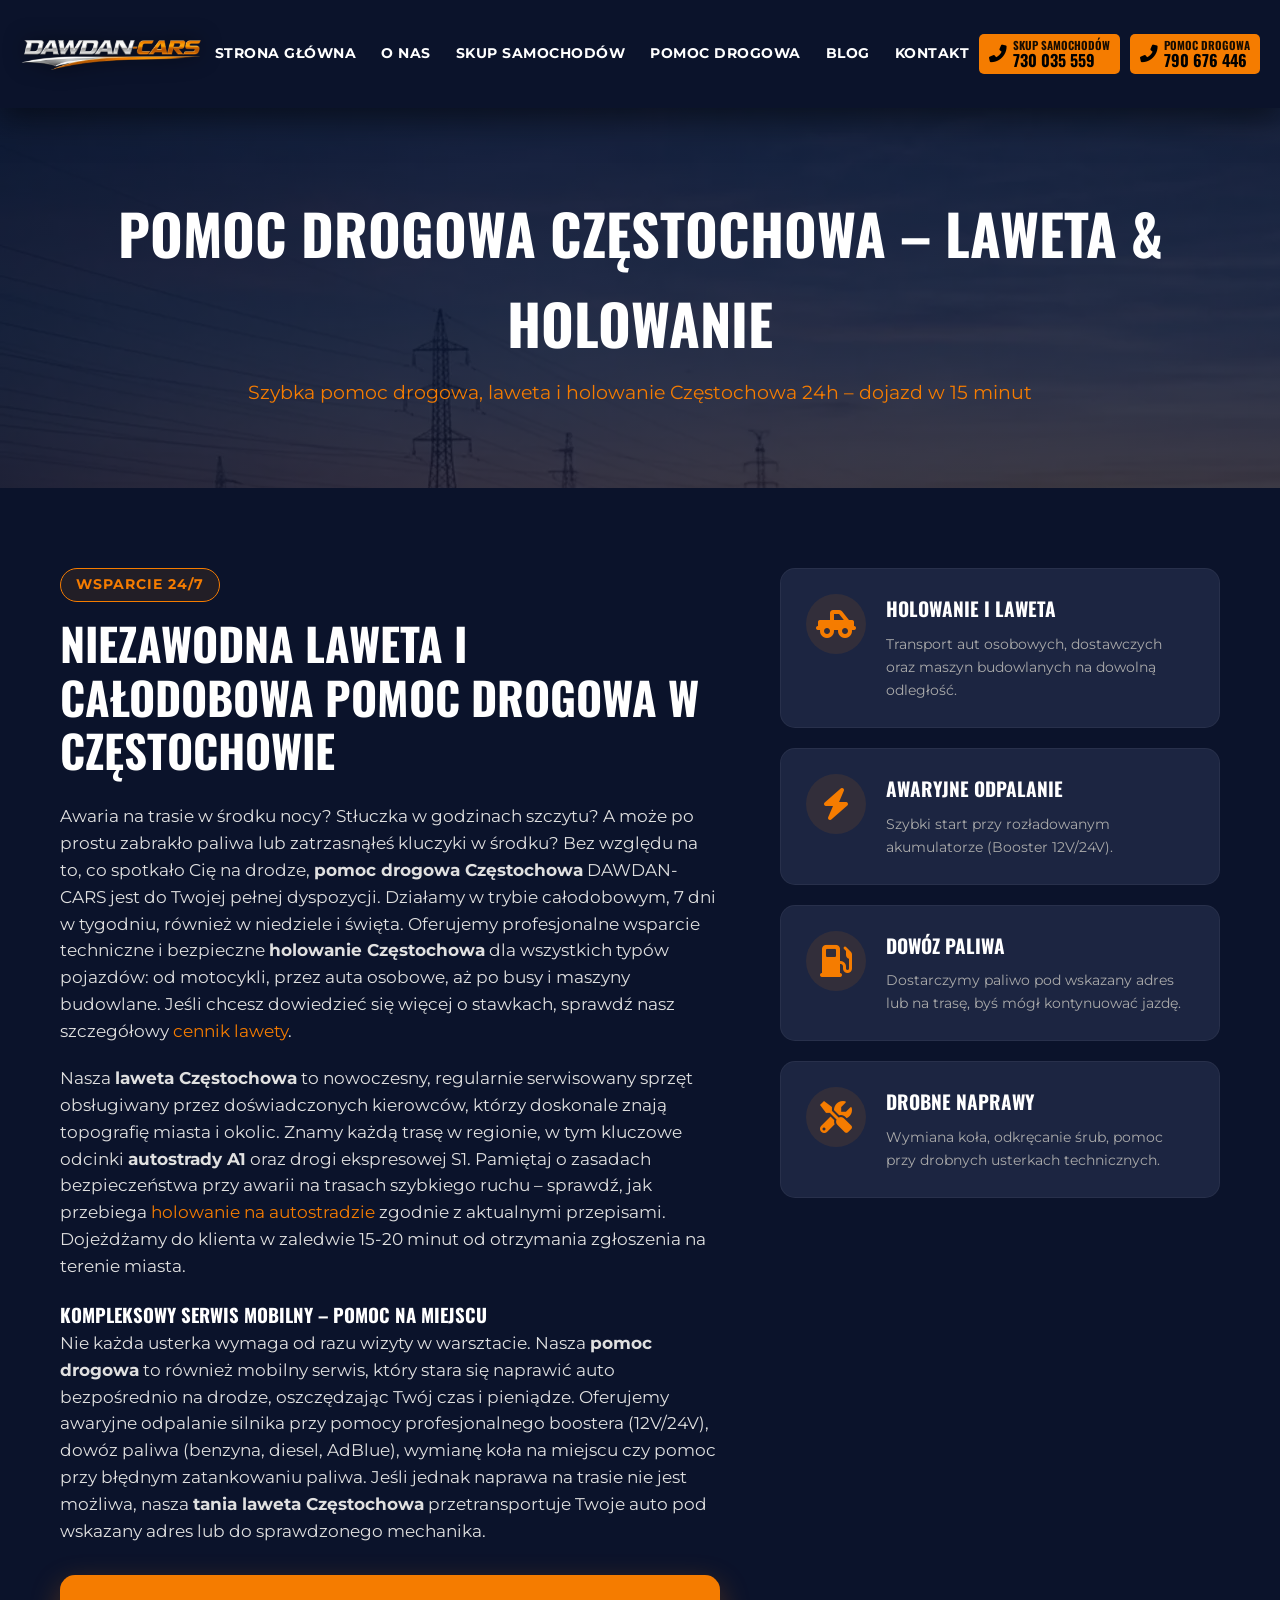
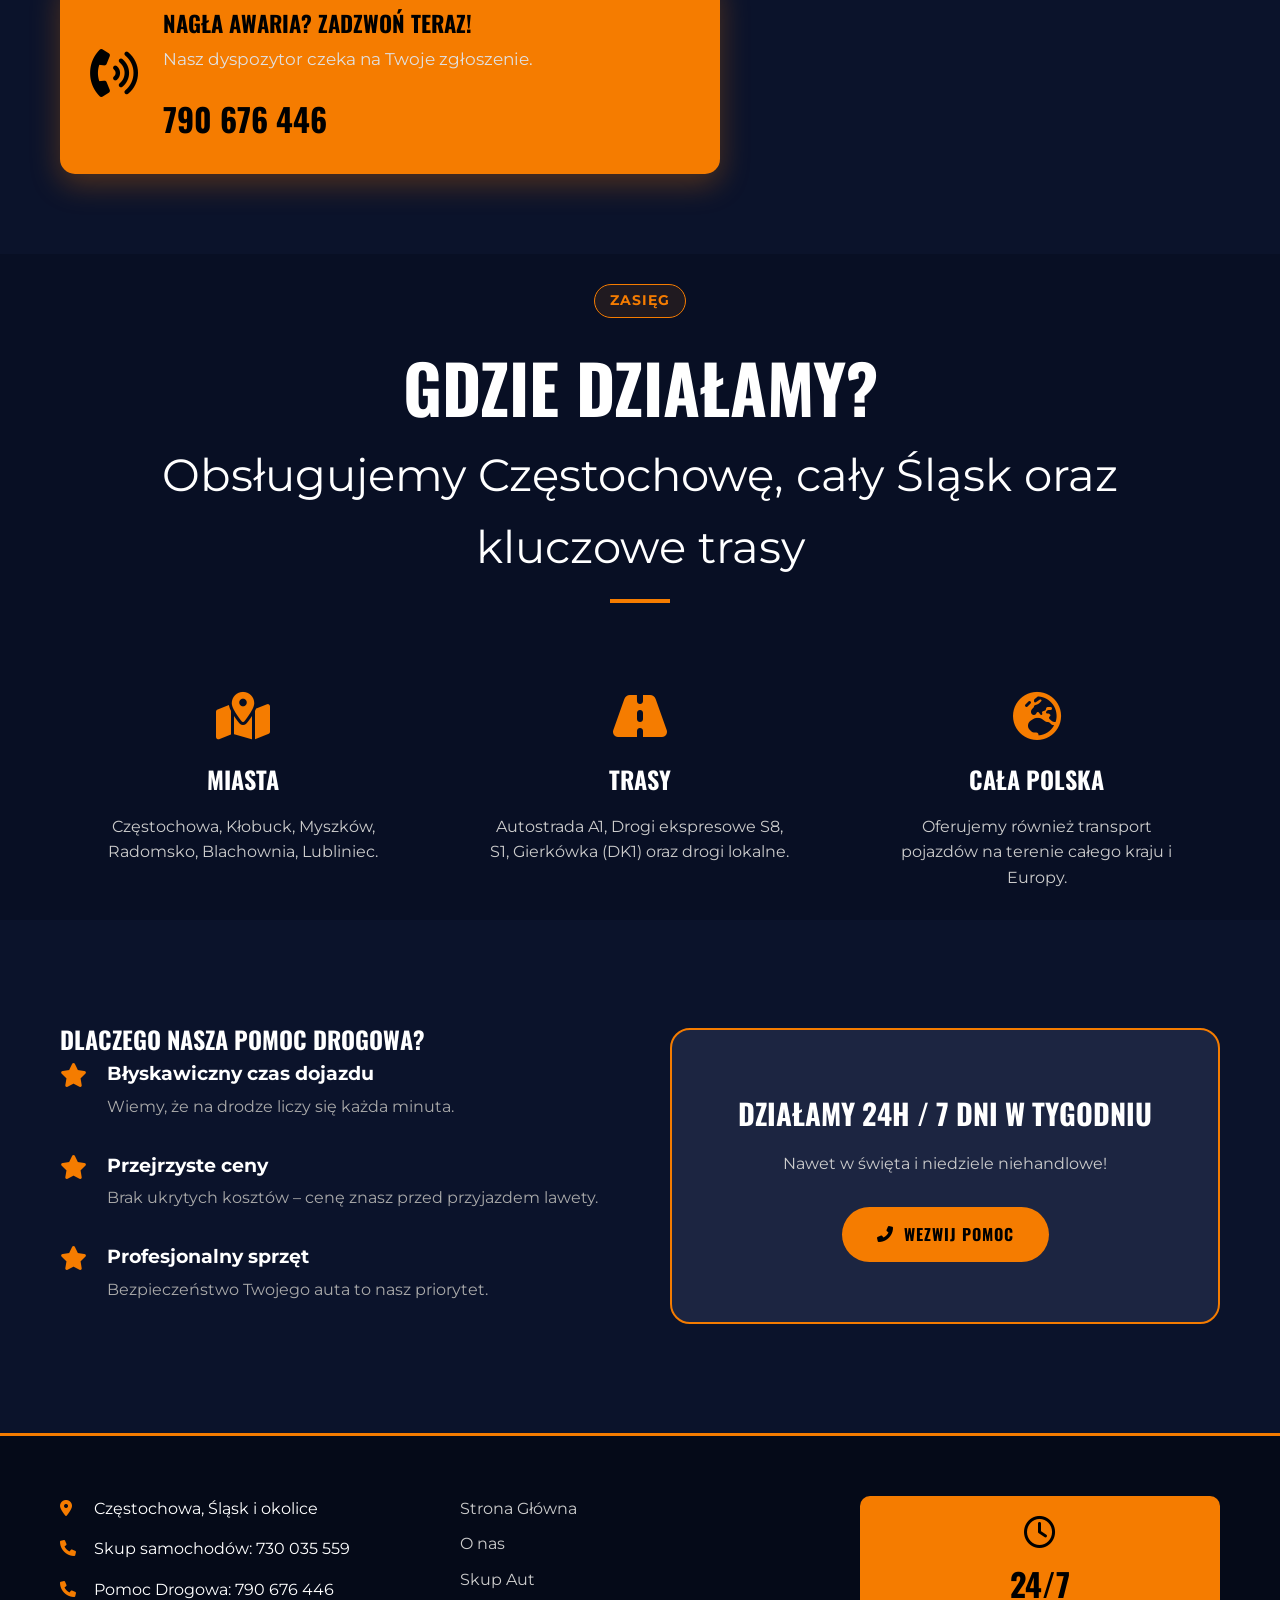
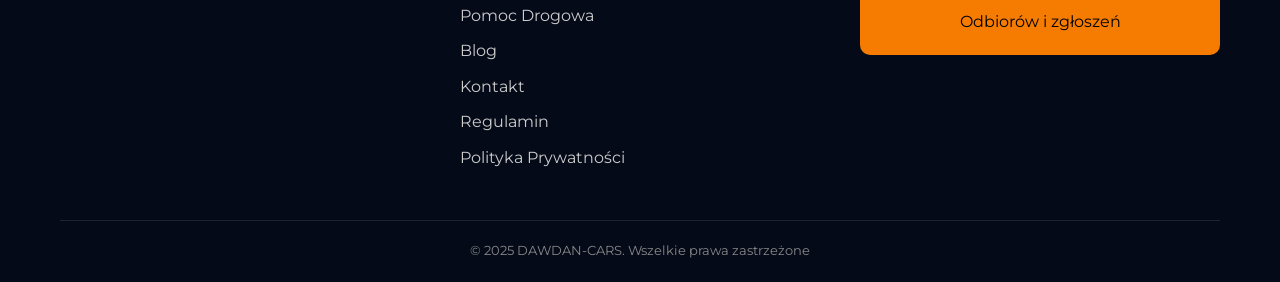
<file: laweta-pomoc-drogowa.html>
<!DOCTYPE html>
<html lang="pl">
<head>
    <meta charset="UTF-8">
    <meta name="viewport" content="width=device-width, initial-scale=1.0">
<title>Pomoc Drogowa Częstochowa | Laweta | Holowanie Częstochowa 24h</title>

<meta name="description" content="Niezawodna pomoc drogowa Częstochowa i laweta 24h. Oferujemy szybkie holowanie Częstochowa, transport aut i pomoc na drodze. Dojazd w 15 minut. Zadzwoń!">

<link rel="canonical" href="https://dawdan-cars.pl/laweta-pomoc-drogowa.html">

<script type="application/ld+json">
{
  "@context": "https://schema.org",
  "@type": "LocalBusiness",
  "name": "DAWDAN-CARS - Pomoc Drogowa Częstochowa",
  "image": "https://dawdan-cars.pl/logo.webp",
  "@id": "https://dawdan-cars.pl/#business",
  "url": "https://dawdan-cars.pl/laweta-pomoc-drogowa.html",
  "telephone": "+48790676446",
  "address": {
    "@type": "PostalAddress",
    "streetAddress": "Częstochowa i okolice",
    "addressLocality": "Częstochowa",
    "postalCode": "42-200",
    "addressCountry": "PL"
  },
  "openingHoursSpecification": {
    "@type": "OpeningHoursSpecification",
    "dayOfWeek": [
      "Monday",
      "Tuesday",
      "Wednesday",
      "Thursday",
      "Friday",
      "Saturday",
      "Sunday"
    ],
    "opens": "00:00",
    "closes": "23:59"
  }
}
</script>
    <link rel="stylesheet" href="style.min.css" media="print" onload="this.media='all'">
    <link rel="stylesheet" href="critical.min.css">
    <noscript><link rel="stylesheet" href="style.min.css"></noscript>
    <link rel="preload" as="style" href="style.min.css">
    <link rel="preconnect" href="https://fonts.googleapis.com">
    <link rel="preconnect" href="https://fonts.gstatic.com" crossorigin>
    <link href="https://fonts.googleapis.com/css2?family=Montserrat:wght@400;700&family=Oswald:wght@500;700&display=swap" rel="stylesheet" media="print" onload="this.media='all'">
    <noscript><link href="https://fonts.googleapis.com/css2?family=Montserrat:wght@400;700&family=Oswald:wght@500;700&display=swap" rel="stylesheet"></noscript>
    <link rel="stylesheet" href="font-awesome.min.css" media="print" onload="this.media='all'">
    <noscript><link rel="stylesheet" href="font-awesome.min.css"></noscript>
    <!-- NOWE -->
    <link rel="preload" as="image" href="tlo.webp" fetchpriority="high" type="image/webp">

    <!-- ICONS -->
    <link rel="icon" href="favicony/favicon.ico" type="image/x-icon">
    <link rel="shortcut icon" href="favicony/favicon.ico" type="image/x-icon">
    <link rel="icon" href="favicony/favicon.ico" sizes="any">
    <link rel="icon" type="image/png" sizes="16x16" href="favicony/favicon-16x16.png">
    <link rel="icon" type="image/png" sizes="32x32" href="favicony/favicon-32x32.png">
    <link rel="icon" type="image/png" sizes="48x48" href="favicony/favicon-48x48.png">
    <link rel="icon" type="image/png" sizes="64x64" href="favicony/favicon-64x64.png">
    <link rel="icon" type="image/png" sizes="192x192" href="favicony/favicon-192x192.png">
    <link rel="icon" type="image/png" sizes="512x512" href="favicony/favicon-512x512.png">
    <link rel="apple-touch-icon" sizes="180x180" href="favicony/favicon-180x180.png">
    <script src="script.min.js" defer></script>
</head>
<body>
    <header>
        <div class="top-bar">
            <div class="container">
                <div class="logo">
                    <a href="index.html">
                        <img src="logo.webp" fetchpriority="high" alt="Pomoc Drogowa Częstochowa - Laweta i Holowanie 24h" width="349" height="60">
                    </a>
                </div>
                <nav>
                    <ul>
                        <li><a href="index.html">STRONA GŁÓWNA</a></li>
                        <li><a href="o-nas.html">O NAS</a></li>
                        <li><a href="skup-samochodow.html">SKUP SAMOCHODÓW</a></li>
                        <li><a href="laweta-pomoc-drogowa.html">POMOC DROGOWA</a></li>
                        <li><a href="blog.html">BLOG</a></li>
                        <li><a href="kontakt.html">KONTAKT</a></li>
                    </ul>
                    <div class="header-cta mobile-only">
                        <a href="tel:+48730035559" class="btn-call">
                            <i class="fas fa-phone-alt"></i>
                            <span>
                                <span class="btn-label">SKUP SAMOCHODÓW</span>
                                <span class="btn-number">730 035 559</span>
                            </span>
                        </a>
                        <a href="tel:+48790676446" class="btn-call">
                            <i class="fas fa-phone-alt"></i>
                            <span>
                                <span class="btn-label">POMOC DROGOWA</span>
                                <span class="btn-number">790 676 446</span>
                            </span>
                        </a>
                    </div>
                </nav>
                <div class="header-cta desktop-only">
                    <a href="tel:+48730035559" class="btn-call">
                        <i class="fas fa-phone-alt"></i>
                        <span>
                            <span class="btn-label">SKUP SAMOCHODÓW</span>
                            <span class="btn-number">730 035 559</span>
                        </span>
                    </a>
                    <a href="tel:+48790676446" class="btn-call">
                        <i class="fas fa-phone-alt"></i>
                        <span>
                            <span class="btn-label">POMOC DROGOWA</span>
                            <span class="btn-number">790 676 446</span>
                        </span>
                    </a>
                </div>
                <button class="menu-toggle" aria-label="Otwórz menu">
                    <span></span>
                    <span></span>
                    <span></span>
                </button>
            </div>
        </div>
    </header>
    <div class="overlay"></div>

    <section class="page-header" style="background: linear-gradient(rgba(11, 19, 43, 0.8), rgba(11, 19, 43, 0.8)), url('tlo.webp');">
        <div class="container">
            <h1>POMOC DROGOWA CZĘSTOCHOWA – LAWETA & HOLOWANIE</h1>
            <p>Szybka pomoc drogowa, laweta i holowanie Częstochowa 24h – dojazd w 15 minut</p>
        </div>
    </section>

    <section class="tow-details">
        <div class="container">
            <div class="tow-grid">
                <div class="tow-info" data-aos-custom="fade-right">
                    <span class="section-badge">WSPARCIE 24/7</span>
                    <h2>Niezawodna laweta i całodobowa pomoc drogowa w Częstochowie</h2>
                    <p>Awaria na trasie w środku nocy? Stłuczka w godzinach szczytu? A może po prostu zabrakło paliwa lub zatrzasnąłeś kluczyki w środku? Bez względu na to, co spotkało Cię na drodze, <strong>pomoc drogowa Częstochowa</strong> DAWDAN-CARS jest do Twojej pełnej dyspozycji. Działamy w trybie całodobowym, 7 dni w tygodniu, również w niedziele i święta. Oferujemy profesjonalne wsparcie techniczne i bezpieczne <strong>holowanie Częstochowa</strong> dla wszystkich typów pojazdów: od motocykli, przez auta osobowe, aż po busy i maszyny budowlane. Jeśli chcesz dowiedzieć się więcej o stawkach, sprawdź nasz szczegółowy <a href="ile-kosztuje-laweta-czestochowa.html">cennik lawety</a>.</p>

                    <p>Nasza <strong>laweta Częstochowa</strong> to nowoczesny, regularnie serwisowany sprzęt obsługiwany przez doświadczonych kierowców, którzy doskonale znają topografię miasta i okolic. Znamy każdą trasę w regionie, w tym kluczowe odcinki <strong>autostrady A1</strong> oraz drogi ekspresowej S1. Pamiętaj o zasadach bezpieczeństwa przy awarii na trasach szybkiego ruchu – sprawdź, jak przebiega <a href="holowanie-na-autostradzie-a1-przepisy.html">holowanie na autostradzie</a> zgodnie z aktualnymi przepisami. Dojeżdżamy do klienta w zaledwie 15-20 minut od otrzymania zgłoszenia na terenie miasta.</p>

                    <h3>Kompleksowy serwis mobilny – pomoc na miejscu</h3>
                    <p>Nie każda usterka wymaga od razu wizyty w warsztacie. Nasza <strong>pomoc drogowa</strong> to również mobilny serwis, który stara się naprawić auto bezpośrednio na drodze, oszczędzając Twój czas i pieniądze. Oferujemy awaryjne odpalanie silnika przy pomocy profesjonalnego boostera (12V/24V), dowóz paliwa (benzyna, diesel, AdBlue), wymianę koła na miejscu czy pomoc przy błędnym zatankowaniu paliwa. Jeśli jednak naprawa na trasie nie jest możliwa, nasza <strong>tania laweta Częstochowa</strong> przetransportuje Twoje auto pod wskazany adres lub do sprawdzonego mechanika.</p>

                    <div class="urgent-box-v2">
                        <div class="urgent-icon"><i class="fas fa-phone-volume"></i></div>
                        <div class="urgent-text">
                            <h3>Nagła awaria? Zadzwoń teraz!</h3>
                            <p>Nasz dyspozytor czeka na Twoje zgłoszenie.</p>
                            <a href="tel:+48790676446" class="urgent-number">790 676 446</a>
                        </div>
                    </div>
                </div>
                <div class="tow-services-v2" data-aos-custom="fade-left">
                    <div class="tow-service-card">
                        <i class="fas fa-truck-pickup"></i>
                        <div class="service-content">
                            <h3>Holowanie i Laweta</h3>
                            <p>Transport aut osobowych, dostawczych oraz maszyn budowlanych na dowolną odległość.</p>
                        </div>
                    </div>
                    <div class="tow-service-card">
                        <i class="fas fa-bolt"></i>
                        <div class="service-content">
                            <h3>Awaryjne Odpalanie</h3>
                            <p>Szybki start przy rozładowanym akumulatorze (Booster 12V/24V).</p>
                        </div>
                    </div>
                    <div class="tow-service-card">
                        <i class="fas fa-gas-pump"></i>
                        <div class="service-content">
                            <h3>Dowóz Paliwa</h3>
                            <p>Dostarczymy paliwo pod wskazany adres lub na trasę, byś mógł kontynuować jazdę.</p>
                        </div>
                    </div>
                    <div class="tow-service-card">
                        <i class="fas fa-tools"></i>
                        <div class="service-content">
                            <h3>Drobne Naprawy</h3>
                            <p>Wymiana koła, odkręcanie śrub, pomoc przy drobnych usterkach technicznych.</p>
                        </div>
                    </div>
                </div>
            </div>
        </div>
    </section>

    <section class="area-section bg-alt">
        <div class="container">
            <div class="section-title centered" data-aos-custom="fade-up">
                <span class="section-badge">ZASIĘG</span>
                <h2>Gdzie działamy?</h2>
                <p>Obsługujemy Częstochowę, cały Śląsk oraz kluczowe trasy</p>
            </div>
            <div class="area-grid">
                <div class="area-item">
                    <i class="fas fa-map-marked-alt"></i>
                    <h3>Miasta</h3>
                    <p>Częstochowa, Kłobuck, Myszków, Radomsko, Blachownia, Lubliniec.</p>
                </div>
                <div class="area-item">
                    <i class="fas fa-road"></i>
                    <h3>Trasy</h3>
                    <p>Autostrada A1, Drogi ekspresowe S8, S1, Gierkówka (DK1) oraz drogi lokalne.</p>
                </div>
                <div class="area-item">
                    <i class="fas fa-globe-europe"></i>
                    <h3>Cała Polska</h3>
                    <p>Oferujemy również transport pojazdów na terenie całego kraju i Europy.</p>
                </div>
            </div>
        </div>
    </section>

    <section class="why-tow">
        <div class="container">
            <div class="grid-layout">
                <div class="why-text" data-aos-custom="fade-right">
                    <h2>Dlaczego nasza pomoc drogowa?</h2>
                    <ul class="check-list-v2">
                        <li>
                            <i class="fas fa-star"></i>
                            <div>
                                <strong>Błyskawiczny czas dojazdu</strong>
                                <p>Wiemy, że na drodze liczy się każda minuta.</p>
                            </div>
                        </li>
                        <li>
                            <i class="fas fa-star"></i>
                            <div>
                                <strong>Przejrzyste ceny</strong>
                                <p>Brak ukrytych kosztów – cenę znasz przed przyjazdem lawety.</p>
                            </div>
                        </li>
                        <li>
                            <i class="fas fa-star"></i>
                            <div>
                                <strong>Profesjonalny sprzęt</strong>
                                <p>Bezpieczeństwo Twojego auta to nasz priorytet.</p>
                            </div>
                        </li>
                    </ul>
                </div>
                <div class="why-image" data-aos-custom="fade-left">
                    <div class="cta-square">
                        <h3>Działamy 24h / 7 dni w tygodniu</h3>
                        <p>Nawet w święta i niedziele niehandlowe!</p>
                        <a href="tel:+48790676446" class="btn btn-primary"><i class="fas fa-phone-alt"></i> WEZWIJ POMOC</a>
                    </div>
                </div>
            </div>
        </div>
    </section>

    <footer>
        <div class="container">
            <div class="footer-grid">
                <div class="footer-info">
                    <p><i class="fas fa-map-marker-alt"></i> Częstochowa, Śląsk i okolice</p>
                    <p><i class="fas fa-phone"></i> Skup samochodów: 730 035 559</p>
                    <p><i class="fas fa-phone"></i> Pomoc Drogowa: 790 676 446</p>
                </div>
                <div class="footer-links">
                    <ul>
                        <li><a href="index.html">Strona Główna</a></li><li><a href="o-nas.html">O nas</a></li><li><a href="skup-samochodow.html">Skup Aut</a></li><li><a href="laweta-pomoc-drogowa.html">Pomoc Drogowa</a></li><li><a href="blog.html">Blog</a></li><li><a href="kontakt.html">Kontakt</a></li>
                        <li><a href="#">Regulamin</a></li><li><a href="#">Polityka Prywatności</a></li>
                    </ul>
                </div>
                <div class="footer-hours">
                    <div class="hours-box">
                        <i class="far fa-clock"></i>
                        <span>24/7</span>
                        <p>Odbiorów i zgłoszeń</p>
                    </div>
                </div>
            </div>
            <div class="footer-bottom">
                <p>&copy; 2025 DAWDAN-CARS. Wszelkie prawa zastrzeżone</p>
            </div>
        </div>
    </footer>

</body>
</html>
</file>
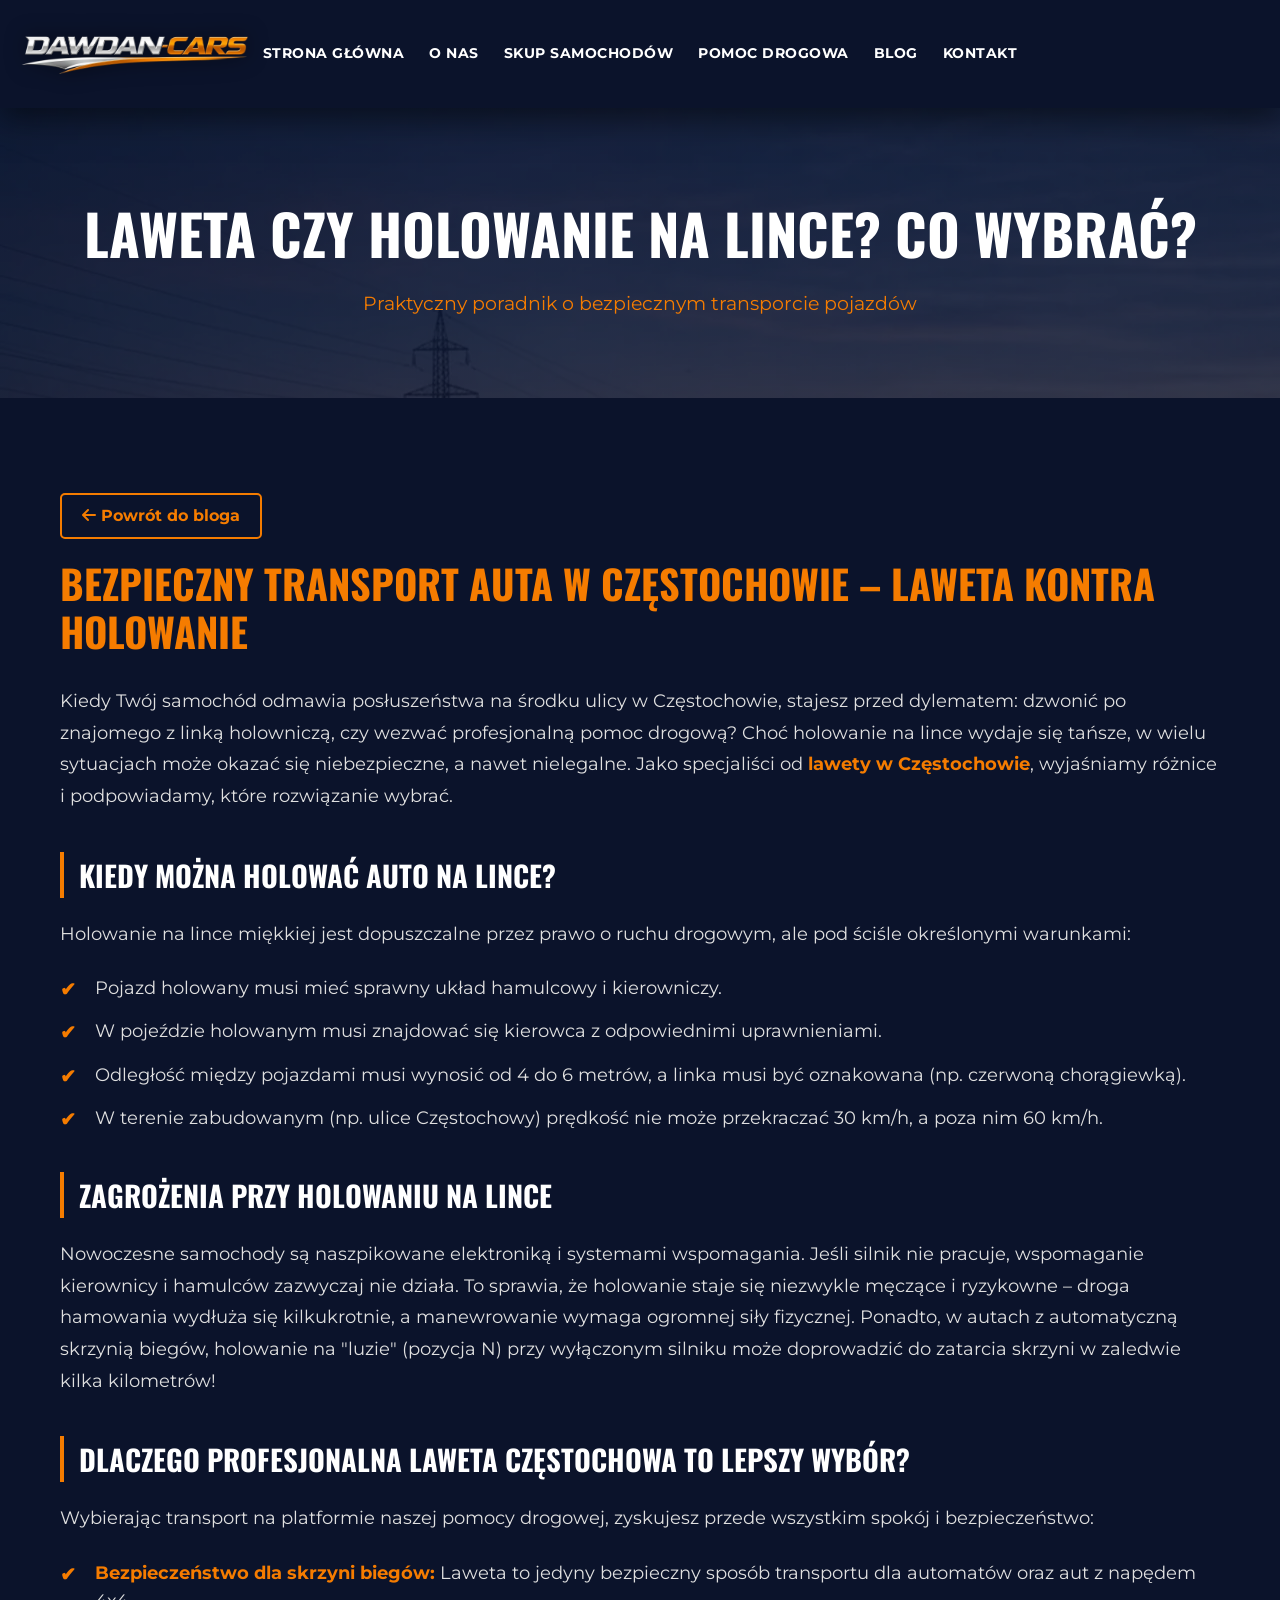
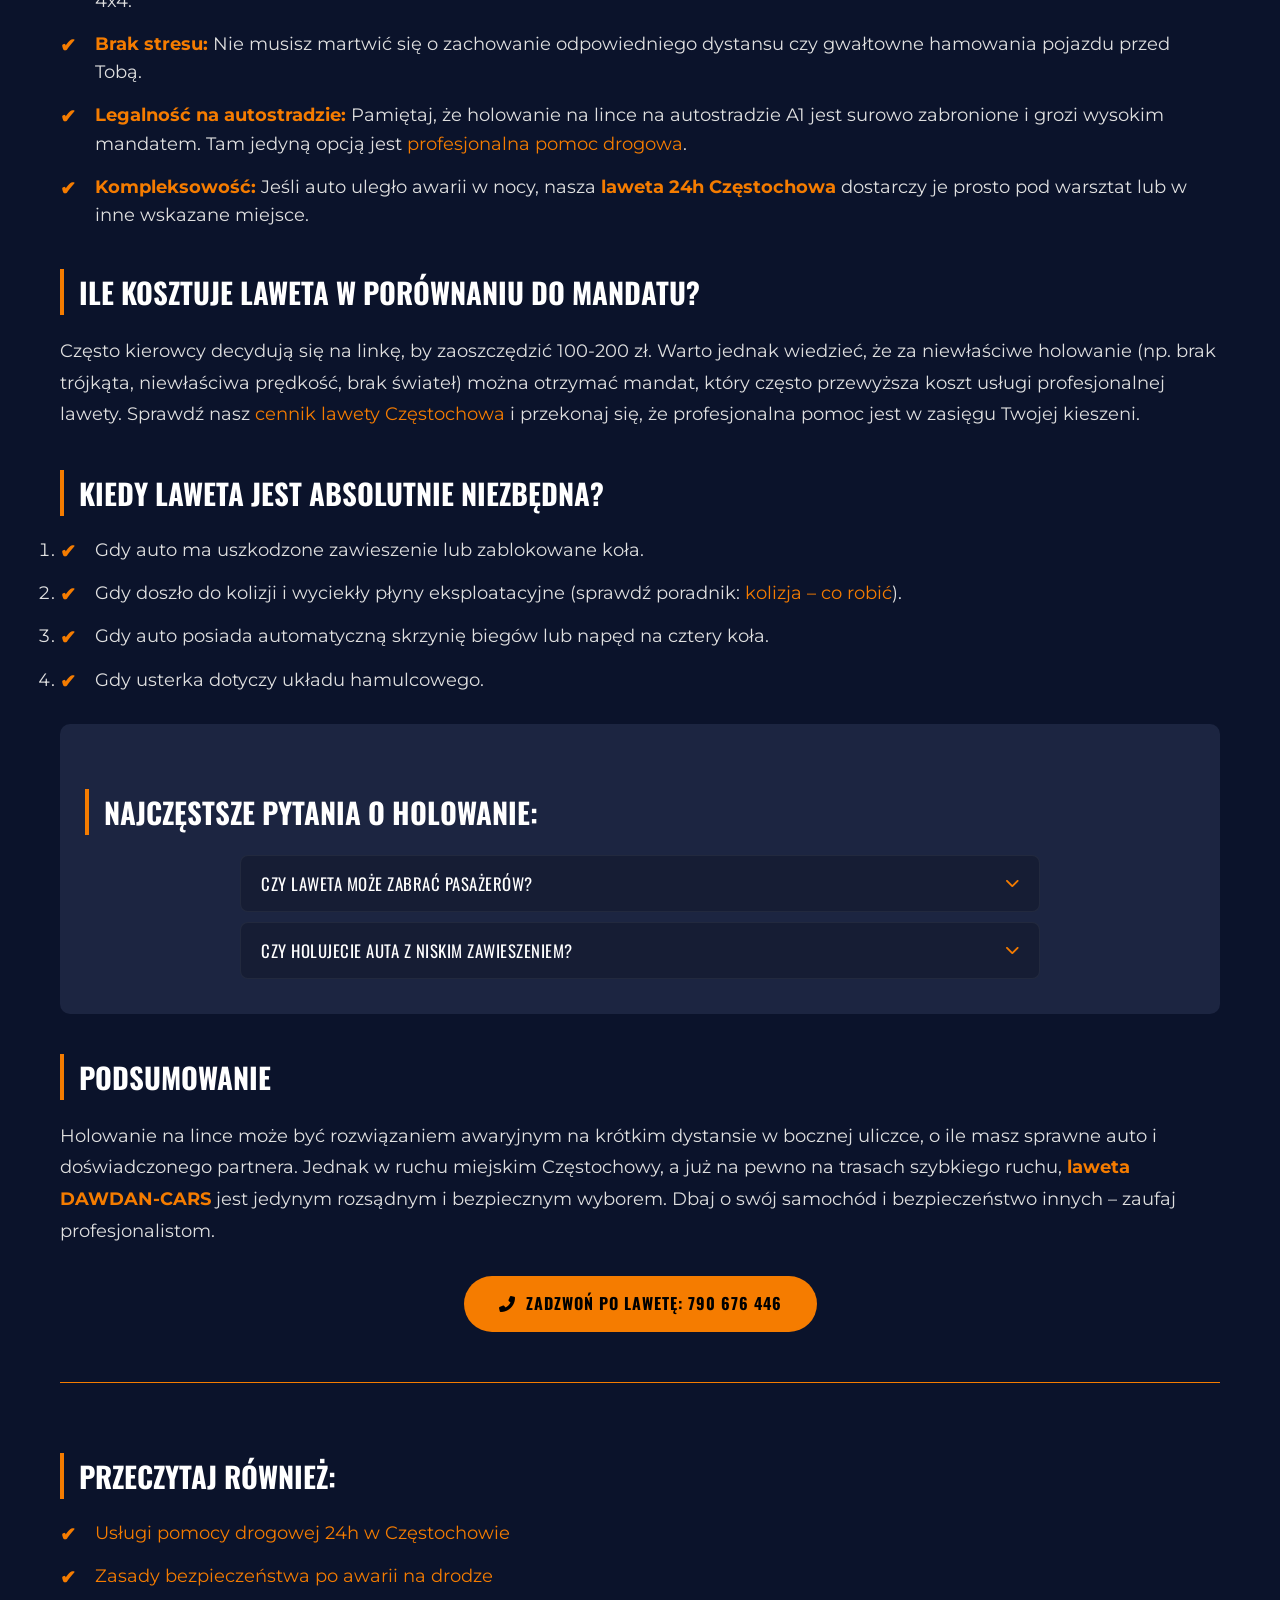
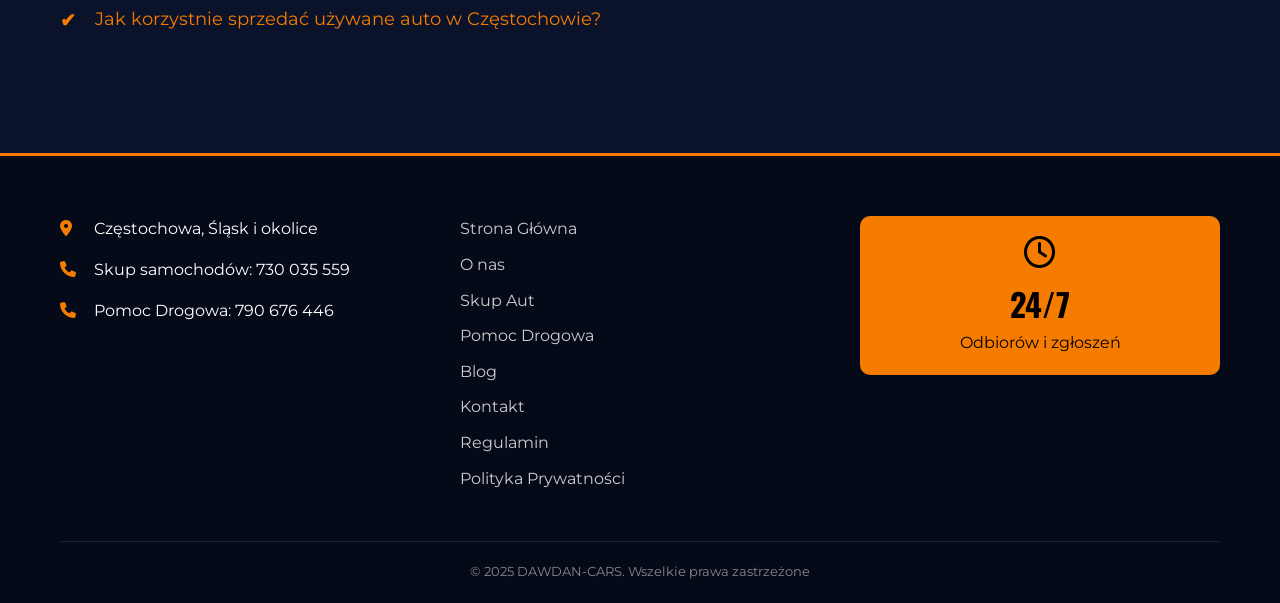
<file: laweta-porady.html>
<!DOCTYPE html>
<html lang="pl">
<head>
    <meta charset="UTF-8">
    <meta name="viewport" content="width=device-width, initial-scale=1.0">
    <title>Laweta czy holowanie na lince? Porady | DAWDAN-CARS Częstochowa</title>
    <meta name="description" content="Zastanawiasz się, czy wybrać lawetę, czy holowanie na lince? Poznaj wady i zalety obu rozwiązań, aspekty prawne oraz zasady bezpieczeństwa na drogach w Częstochowie.">
    <link rel="canonical" href="https://dawdan-cars.pl/laweta-porady.html">

    <link rel="stylesheet" href="style.min.css" media="print" onload="this.media='all'">
    <link rel="stylesheet" href="critical.min.css">
    <noscript><link rel="stylesheet" href="style.min.css"></noscript>
    <link rel="preload" as="style" href="style.min.css">
    <link rel="preconnect" href="https://fonts.googleapis.com">
    <link rel="preconnect" href="https://fonts.gstatic.com" crossorigin>
    <link href="https://fonts.googleapis.com/css2?family=Montserrat:wght@400;700&family=Oswald:wght@500;700&display=swap" rel="stylesheet" media="print" onload="this.media='all'">
    <noscript><link href="https://fonts.googleapis.com/css2?family=Montserrat:wght@400;700&family=Oswald:wght@500;700&display=swap" rel="stylesheet"></noscript>
    <link rel="stylesheet" href="font-awesome.min.css" media="print" onload="this.media='all'">
    <link rel="icon" href="favicony/favicon.ico" type="image/x-icon">
    <script src="script.min.js" defer></script>
</head>
<body>
    <header>
        <div class="top-bar">
            <div class="container">
                <div class="logo">
                    <a href="index.html">
                        <img src="logo.webp" fetchpriority="high" alt="DAWDAN-CARS Częstochowa" width="349" height="60">
                    </a>
                </div>
                <nav>
                    <ul>
                        <li><a href="index.html">STRONA GŁÓWNA</a></li>
                        <li><a href="o-nas.html">O NAS</a></li>
                        <li><a href="skup-samochodow.html">SKUP SAMOCHODÓW</a></li>
                        <li><a href="laweta-pomoc-drogowa.html">POMOC DROGOWA</a></li>
                        <li><a href="blog.html">BLOG</a></li>
                        <li><a href="kontakt.html">KONTAKT</a></li>
                    </ul>
                </nav>
                <button class="menu-toggle" aria-label="Otwórz menu">
                    <span></span><span></span><span></span>
                </button>
            </div>
        </div>
    </header>
    <div class="overlay"></div>

    <section class="page-header" style="background: linear-gradient(rgba(11, 19, 43, 0.8), rgba(11, 19, 43, 0.8)), url('tlo.webp');">
        <div class="container">
            <h1>Laweta czy holowanie na lince? Co wybrać?</h1>
            <p>Praktyczny poradnik o bezpiecznym transporcie pojazdów</p>
        </div>
    </section>

    <article class="about-content">
        <div class="container">
            <div class="seo-text-block" style="margin-bottom: 40px;">
                <a href="blog.html" class="btn-outline" style="display: inline-block; margin-bottom: 20px;"><i class="fas fa-arrow-left"></i> Powrót do bloga</a>

                <h2>Bezpieczny transport auta w Częstochowie – laweta kontra holowanie</h2>
                <p>Kiedy Twój samochód odmawia posłuszeństwa na środku ulicy w Częstochowie, stajesz przed dylematem: dzwonić po znajomego z linką holowniczą, czy wezwać profesjonalną pomoc drogową? Choć holowanie na lince wydaje się tańsze, w wielu sytuacjach może okazać się niebezpieczne, a nawet nielegalne. Jako specjaliści od <strong>lawety w Częstochowie</strong>, wyjaśniamy różnice i podpowiadamy, które rozwiązanie wybrać.</p>

                <h3>Kiedy można holować auto na lince?</h3>
                <p>Holowanie na lince miękkiej jest dopuszczalne przez prawo o ruchu drogowym, ale pod ściśle określonymi warunkami:</p>
                <ul>
                    <li>Pojazd holowany musi mieć sprawny układ hamulcowy i kierowniczy.</li>
                    <li>W pojeździe holowanym musi znajdować się kierowca z odpowiednimi uprawnieniami.</li>
                    <li>Odległość między pojazdami musi wynosić od 4 do 6 metrów, a linka musi być oznakowana (np. czerwoną chorągiewką).</li>
                    <li>W terenie zabudowanym (np. ulice Częstochowy) prędkość nie może przekraczać 30 km/h, a poza nim 60 km/h.</li>
                </ul>

                <h3>Zagrożenia przy holowaniu na lince</h3>
                <p>Nowoczesne samochody są naszpikowane elektroniką i systemami wspomagania. Jeśli silnik nie pracuje, wspomaganie kierownicy i hamulców zazwyczaj nie działa. To sprawia, że holowanie staje się niezwykle męczące i ryzykowne – droga hamowania wydłuża się kilkukrotnie, a manewrowanie wymaga ogromnej siły fizycznej. Ponadto, w autach z automatyczną skrzynią biegów, holowanie na "luzie" (pozycja N) przy wyłączonym silniku może doprowadzić do zatarcia skrzyni w zaledwie kilka kilometrów!</p>

                <h3>Dlaczego profesjonalna laweta Częstochowa to lepszy wybór?</h3>
                <p>Wybierając transport na platformie naszej pomocy drogowej, zyskujesz przede wszystkim spokój i bezpieczeństwo:</p>
                <ul>
                    <li><strong>Bezpieczeństwo dla skrzyni biegów:</strong> Laweta to jedyny bezpieczny sposób transportu dla automatów oraz aut z napędem 4x4.</li>
                    <li><strong>Brak stresu:</strong> Nie musisz martwić się o zachowanie odpowiedniego dystansu czy gwałtowne hamowania pojazdu przed Tobą.</li>
                    <li><strong>Legalność na autostradzie:</strong> Pamiętaj, że holowanie na lince na autostradzie A1 jest surowo zabronione i grozi wysokim mandatem. Tam jedyną opcją jest <a href="holowanie-na-autostradzie-a1-przepisy.html">profesjonalna pomoc drogowa</a>.</li>
                    <li><strong>Kompleksowość:</strong> Jeśli auto uległo awarii w nocy, nasza <strong>laweta 24h Częstochowa</strong> dostarczy je prosto pod warsztat lub w inne wskazane miejsce.</li>
                </ul>

                <h3>Ile kosztuje laweta w porównaniu do mandatu?</h3>
                <p>Często kierowcy decydują się na linkę, by zaoszczędzić 100-200 zł. Warto jednak wiedzieć, że za niewłaściwe holowanie (np. brak trójkąta, niewłaściwa prędkość, brak świateł) można otrzymać mandat, który często przewyższa koszt usługi profesjonalnej lawety. Sprawdź nasz <a href="ile-kosztuje-laweta-czestochowa.html">cennik lawety Częstochowa</a> i przekonaj się, że profesjonalna pomoc jest w zasięgu Twojej kieszeni.</p>

                <h3>Kiedy laweta jest absolutnie niezbędna?</h3>
                <ol>
                    <li>Gdy auto ma uszkodzone zawieszenie lub zablokowane koła.</li>
                    <li>Gdy doszło do kolizji i wyciekły płyny eksploatacyjne (sprawdź poradnik: <a href="kolizja-czestochowa-co-robic.html">kolizja – co robić</a>).</li>
                    <li>Gdy auto posiada automatyczną skrzynię biegów lub napęd na cztery koła.</li>
                    <li>Gdy usterka dotyczy układu hamulcowego.</li>
                </ol>

                <div class="faq-section-wrapper" style="margin: 30px 0; background: #1c2541; padding: 25px; border-radius: 10px;"><h3>Najczęstsze pytania o holowanie:</h3><div class="faq-list faq-accordion">
                    <div class="faq-item">
                        <button class="faq-question" aria-expanded="false">
                            <span>Czy laweta może zabrać pasażerów?</span>
                            <i class="fas fa-chevron-down"></i>
                        </button>
                        <div class="faq-answer">
                            <p>Tak, nasza pomoc drogowa dysponuje kabinami, które pomieszczają kierowcę oraz pasażerów uszkodzonego auta.</p>
                        </div>
                    </div>
                    <div class="faq-item">
                        <button class="faq-question" aria-expanded="false">
                            <span>Czy holujecie auta z niskim zawieszeniem?</span>
                            <i class="fas fa-chevron-down"></i>
                        </button>
                        <div class="faq-answer">
                            <p>Tak, nasze lawety posiadają długie najazdy, które pozwalają na bezpieczny załadunek aut sportowych i obniżonych.</p>
                        </div>
                    </div></div></div>

                <h3>Podsumowanie</h3>
                <p>Holowanie na lince może być rozwiązaniem awaryjnym na krótkim dystansie w bocznej uliczce, o ile masz sprawne auto i doświadczonego partnera. Jednak w ruchu miejskim Częstochowy, a już na pewno na trasach szybkiego ruchu, <strong>laweta DAWDAN-CARS</strong> jest jedynym rozsądnym i bezpiecznym wyborem. Dbaj o swój samochód i bezpieczeństwo innych – zaufaj profesjonalistom.</p>

                <div style="margin-top: 30px; text-align: center;">
                    <a href="tel:+48790676446" class="btn btn-primary"><i class="fas fa-phone-alt"></i> Zadzwoń po lawetę: 790 676 446</a>
                </div>

                <div class="related-posts" style="margin-top: 50px; border-top: 1px solid var(--primary-color); padding-top: 30px;">
                    <h3>Przeczytaj również:</h3>
                    <ul>
                        <li><a href="pomoc-drogowa-laweta-czestochowa-24h.html">Usługi pomocy drogowej 24h w Częstochowie</a></li>
                        <li><a href="pomoc-drogowa-porady.html">Zasady bezpieczeństwa po awarii na drodze</a></li>
                        <li><a href="skup-aut-porady.html">Jak korzystnie sprzedać używane auto w Częstochowie?</a></li>
                    </ul>
                </div>
            </div>
        </div>
    </article>

        <footer>
        <div class="container">
            <div class="footer-grid">
                <div class="footer-info">
                    <p><i class="fas fa-map-marker-alt"></i> Częstochowa, Śląsk i okolice</p>
                    <p><i class="fas fa-phone"></i> Skup samochodów: 730 035 559</p>
                    <p><i class="fas fa-phone"></i> Pomoc Drogowa: 790 676 446</p>
                </div>
                <div class="footer-links">
                    <ul>
                        <li><a href="index.html">Strona Główna</a></li><li><a href="o-nas.html">O nas</a></li><li><a href="skup-samochodow.html">Skup Aut</a></li><li><a href="laweta-pomoc-drogowa.html">Pomoc Drogowa</a></li><li><a href="blog.html">Blog</a></li><li><a href="kontakt.html">Kontakt</a></li>
                        <li><a href="#">Regulamin</a></li><li><a href="#">Polityka Prywatności</a></li>
                    </ul>
                </div>
                <div class="footer-hours">
                    <div class="hours-box">
                        <i class="far fa-clock"></i>
                        <span>24/7</span>
                        <p>Odbiorów i zgłoszeń</p>
                    </div>
                </div>
            </div>
            <div class="footer-bottom">
                <p>&copy; 2025 DAWDAN-CARS. Wszelkie prawa zastrzeżone</p>
            </div>
        </div>
    </footer>
</body>
</html>
</file>
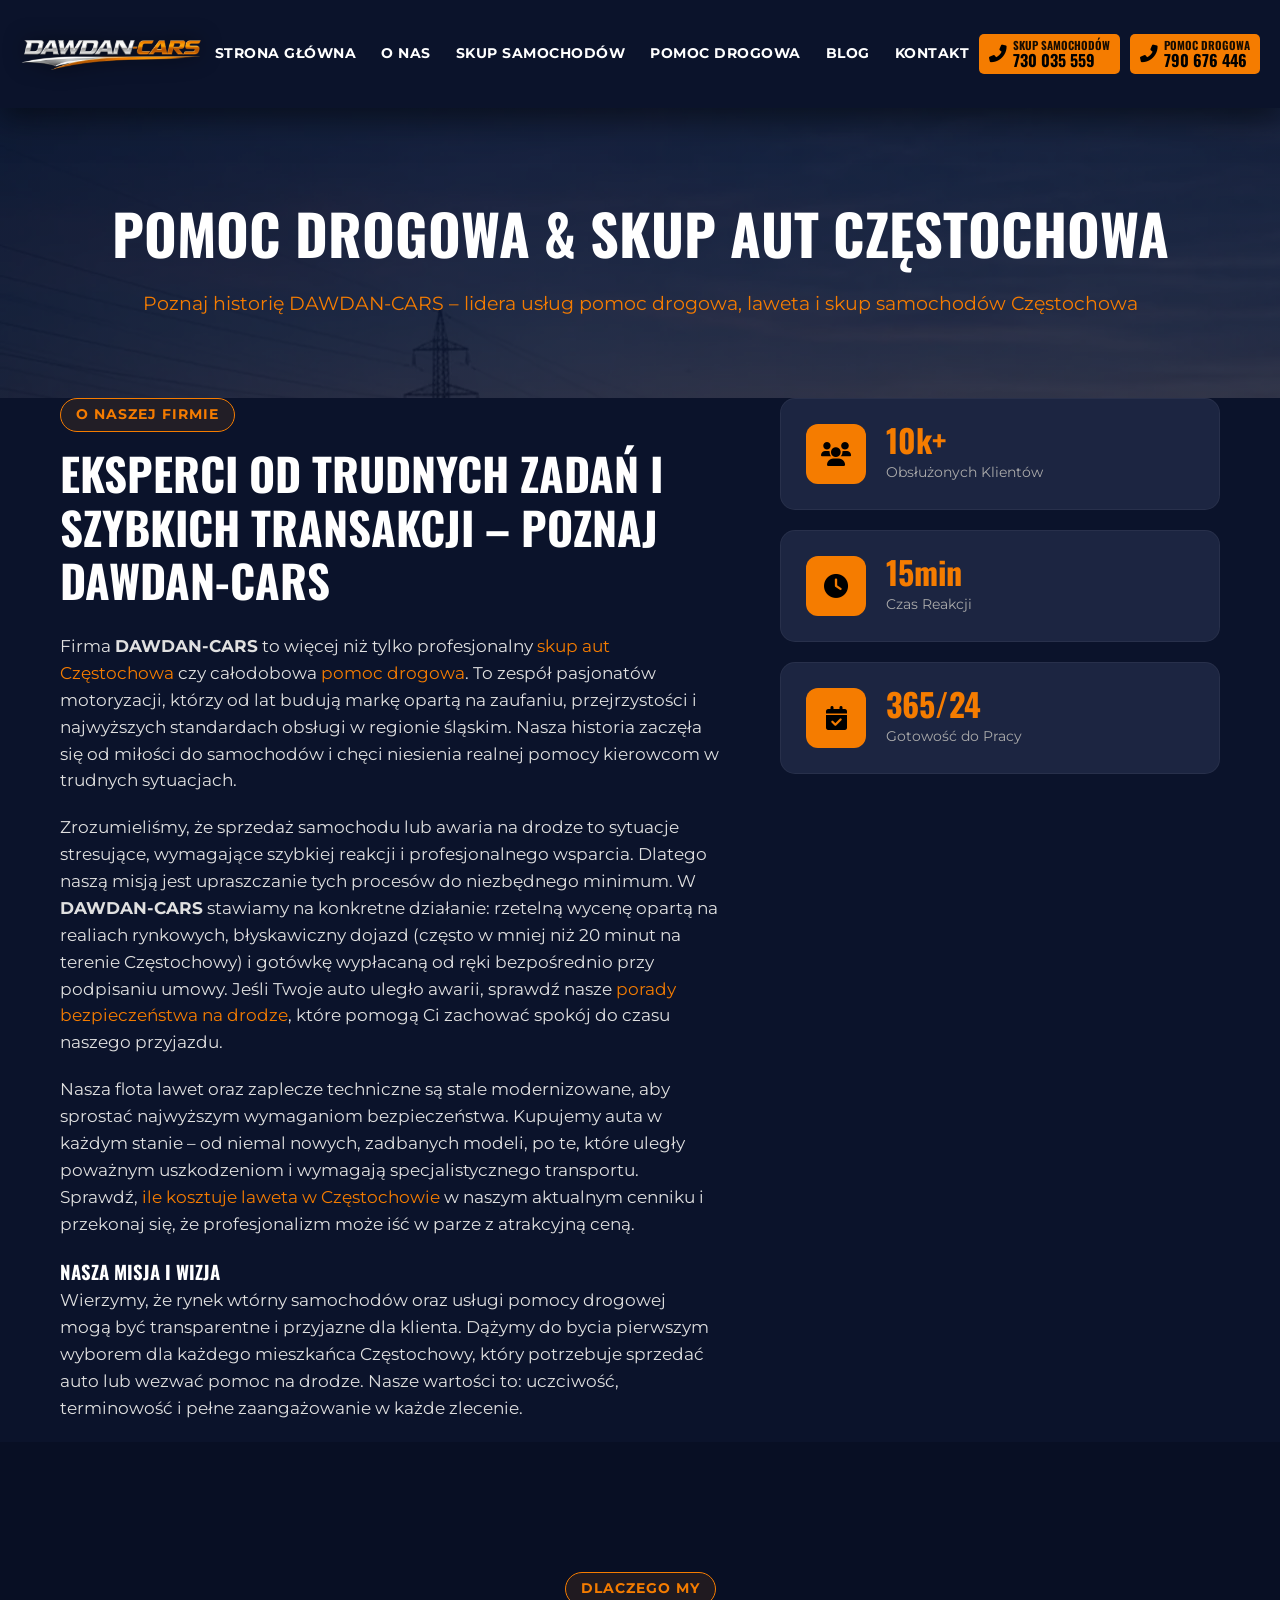
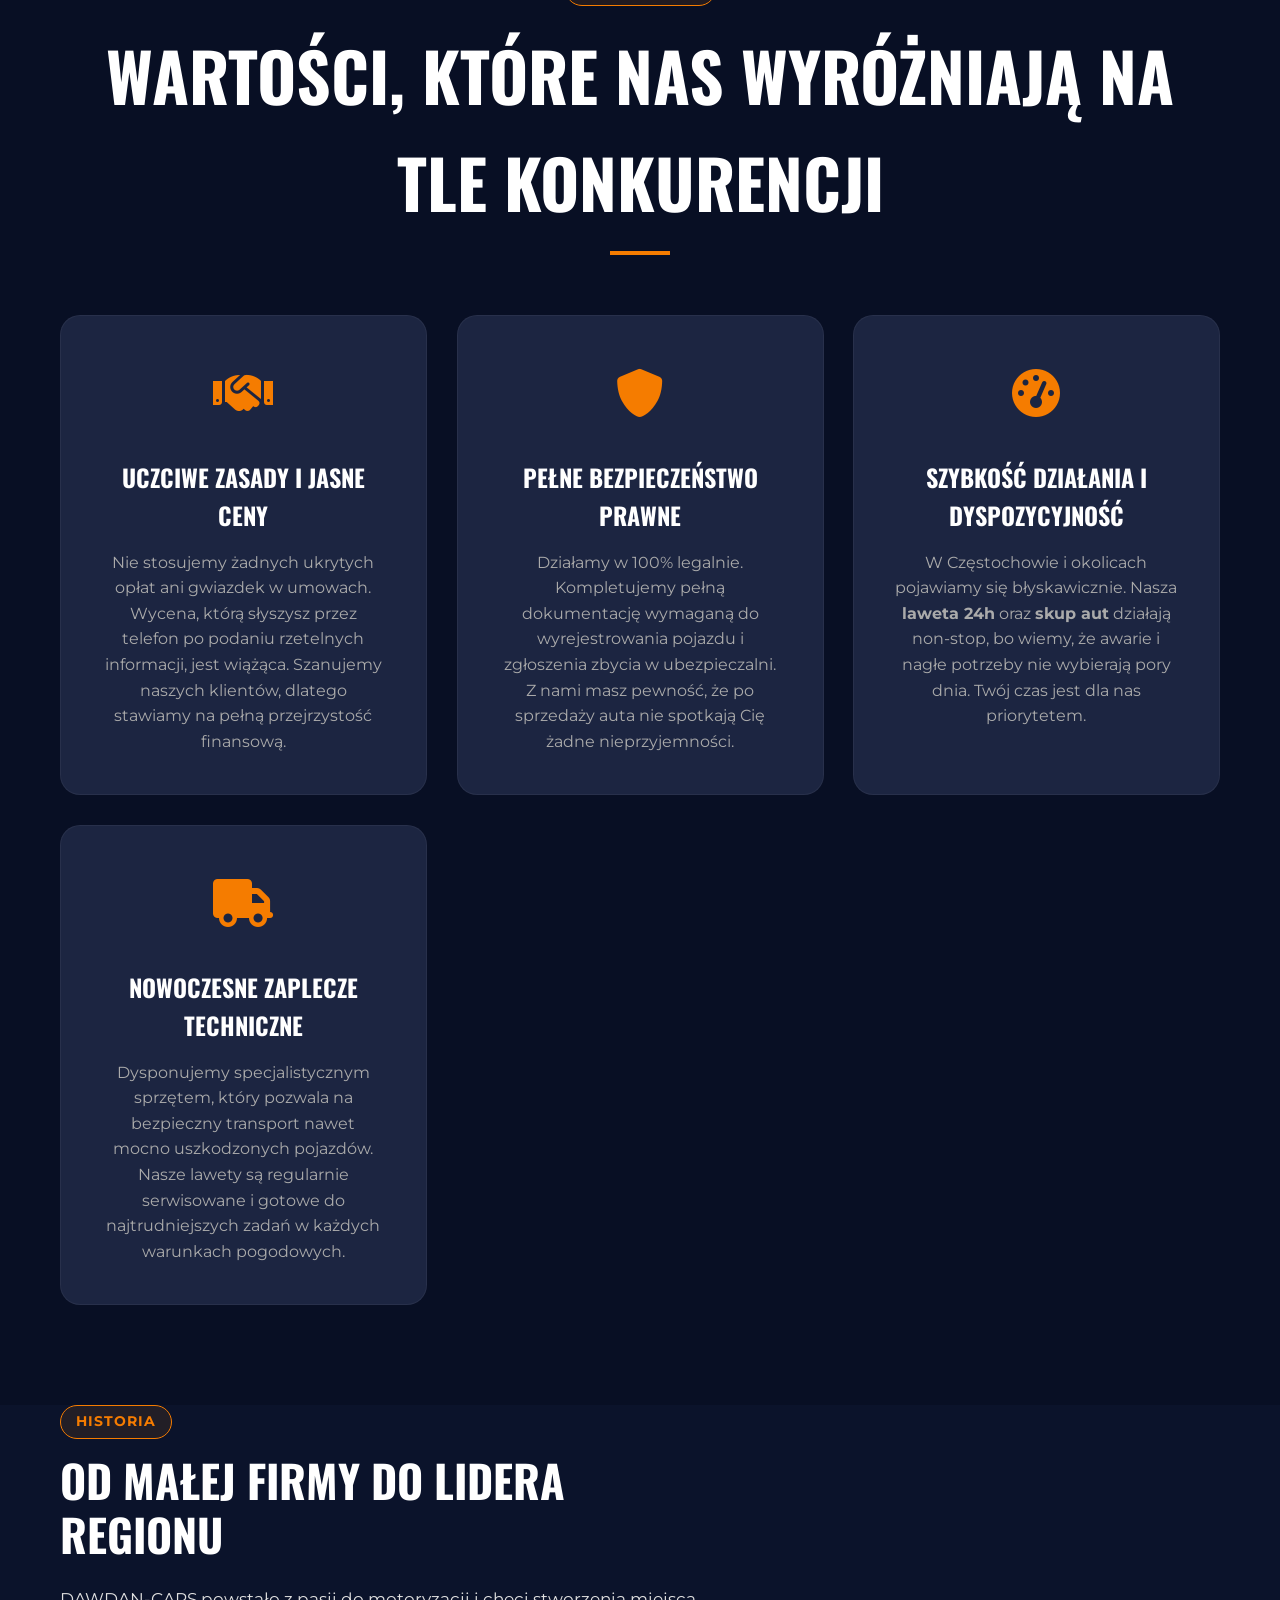
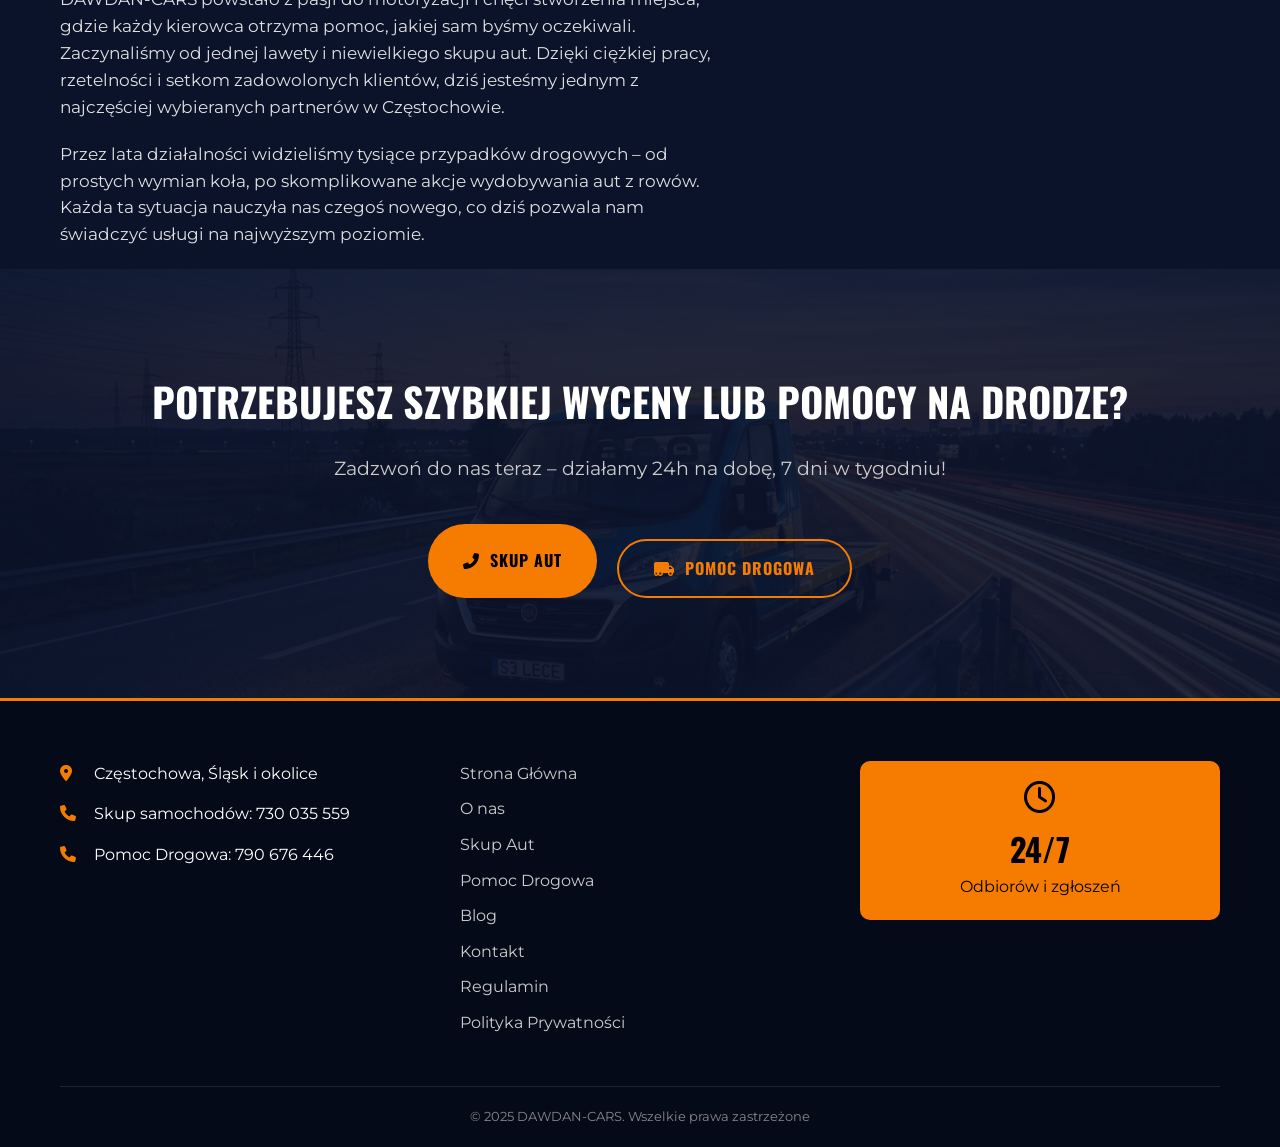
<file: o-nas.html>
<!DOCTYPE html>
<html lang="pl">
<head>
    <meta charset="UTF-8">
    <meta name="viewport" content="width=device-width, initial-scale=1.0">
    <title>O nas | Pomoc Drogowa, Laweta i Skup Aut Częstochowa - DAWDAN-CARS</title>

<meta name="description" content="Poznaj DAWDAN-CARS – lidera usług pomoc drogowa Częstochowa, laweta oraz skup aut Częstochowa. Od lat zapewniamy holowanie 24h i skup samochodów za gotówkę.">

<link rel="canonical" href="https://dawdan-cars.pl/o-nas.html">

<script type="application/ld+json">
{
  "@context": "https://schema.org",
  "@type": "LocalBusiness",
  "name": "DAWDAN-CARS",
  "image": "https://dawdan-cars.pl/logo.webp",
  "@id": "https://dawdan-cars.pl/#business",
  "url": "https://dawdan-cars.pl/o-nas.html",
  "telephone": "+48730035559",
  "address": {
    "@type": "PostalAddress",
    "streetAddress": "Częstochowa i okolice",
    "addressLocality": "Częstochowa",
    "postalCode": "42-200",
    "addressCountry": "PL"
  }
}
</script>


    <link rel="stylesheet" href="style.min.css" media="print" onload="this.media='all'">
    <link rel="stylesheet" href="critical.min.css">
    <noscript><link rel="stylesheet" href="style.min.css"></noscript>
    <link rel="preload" as="style" href="style.min.css">
    <link rel="preconnect" href="https://fonts.googleapis.com">
    <link rel="preconnect" href="https://fonts.gstatic.com" crossorigin>
    <link href="https://fonts.googleapis.com/css2?family=Montserrat:wght@400;700&family=Oswald:wght@500;700&display=swap" rel="stylesheet" media="print" onload="this.media='all'">
    <noscript><link href="https://fonts.googleapis.com/css2?family=Montserrat:wght@400;700&family=Oswald:wght@500;700&display=swap" rel="stylesheet"></noscript>
    <link rel="stylesheet" href="font-awesome.min.css" media="print" onload="this.media='all'">
    <noscript><link rel="stylesheet" href="font-awesome.min.css"></noscript>
    <!-- NOWE -->
    <link rel="preload" as="image" href="tlo.webp" fetchpriority="high" type="image/webp">

    <!-- ICONS -->
    <link rel="icon" href="favicony/favicon.ico" type="image/x-icon">
    <link rel="shortcut icon" href="favicony/favicon.ico" type="image/x-icon">
    <link rel="icon" href="favicony/favicon.ico" sizes="any">
    <link rel="icon" type="image/png" sizes="16x16" href="favicony/favicon-16x16.png">
    <link rel="icon" type="image/png" sizes="32x32" href="favicony/favicon-32x32.png">
    <link rel="icon" type="image/png" sizes="48x48" href="favicony/favicon-48x48.png">
    <link rel="icon" type="image/png" sizes="64x64" href="favicony/favicon-64x64.png">
    <link rel="icon" type="image/png" sizes="192x192" href="favicony/favicon-192x192.png">
    <link rel="icon" type="image/png" sizes="512x512" href="favicony/favicon-512x512.png">
    <link rel="apple-touch-icon" sizes="180x180" href="favicony/favicon-180x180.png">
    <script src="script.min.js" defer></script>
</head>
<body>
    <header>
        <div class="top-bar">
            <div class="container">
                <div class="logo">
                    <a href="index.html">
                        <img src="logo.webp" fetchpriority="high" alt="DAWDAN-CARS Częstochowa" width="349" height="60">
                    </a>
                </div>
                <nav>
                    <ul>
                        <li><a href="index.html">STRONA GŁÓWNA</a></li>
                        <li><a href="o-nas.html">O NAS</a></li>
                        <li><a href="skup-samochodow.html">SKUP SAMOCHODÓW</a></li>
                        <li><a href="laweta-pomoc-drogowa.html">POMOC DROGOWA</a></li>
                        <li><a href="blog.html">BLOG</a></li>
                        <li><a href="kontakt.html">KONTAKT</a></li>
                    </ul>
                    <div class="header-cta mobile-only">
                        <a href="tel:+48730035559" class="btn-call">
                            <i class="fas fa-phone-alt"></i>
                            <span>
                                <span class="btn-label">SKUP SAMOCHODÓW</span>
                                <span class="btn-number">730 035 559</span>
                            </span>
                        </a>
                        <a href="tel:+48790676446" class="btn-call">
                            <i class="fas fa-phone-alt"></i>
                            <span>
                                <span class="btn-label">POMOC DROGOWA</span>
                                <span class="btn-number">790 676 446</span>
                            </span>
                        </a>
                    </div>
                </nav>
                <div class="header-cta desktop-only">
                    <a href="tel:+48730035559" class="btn-call">
                        <i class="fas fa-phone-alt"></i>
                        <span>
                            <span class="btn-label">SKUP SAMOCHODÓW</span>
                            <span class="btn-number">730 035 559</span>
                        </span>
                    </a>
                    <a href="tel:+48790676446" class="btn-call">
                        <i class="fas fa-phone-alt"></i>
                        <span>
                            <span class="btn-label">POMOC DROGOWA</span>
                            <span class="btn-number">790 676 446</span>
                        </span>
                    </a>
                </div>
                <button class="menu-toggle" aria-label="Otwórz menu">
                    <span></span>
                    <span></span>
                    <span></span>
                </button>
            </div>
        </div>
    </header>
    <div class="overlay"></div>

    <section class="page-header" style="background: linear-gradient(rgba(11, 19, 43, 0.8), rgba(11, 19, 43, 0.8)), url('tlo.webp');">
        <div class="container">
            <h1>POMOC DROGOWA & SKUP AUT CZĘSTOCHOWA</h1>
            <p>Poznaj historię DAWDAN-CARS – lidera usług pomoc drogowa, laweta i skup samochodów Częstochowa</p>
        </div>
    </section>

    <section class="about-intro">
        <div class="container">
            <div class="about-grid">
                <div class="about-text" data-aos-custom="fade-right">
                    <span class="section-badge">O NASZEJ FIRMIE</span>
                    <h2>Eksperci od trudnych zadań i szybkich transakcji – Poznaj DAWDAN-CARS</h2>
                    <p>Firma <strong>DAWDAN-CARS</strong> to więcej niż tylko profesjonalny <a href="skup-samochodow-czestochowa-gotowka.html">skup aut Częstochowa</a> czy całodobowa <a href="pomoc-drogowa-laweta-czestochowa-24h.html">pomoc drogowa</a>. To zespół pasjonatów motoryzacji, którzy od lat budują markę opartą na zaufaniu, przejrzystości i najwyższych standardach obsługi w regionie śląskim. Nasza historia zaczęła się od miłości do samochodów i chęci niesienia realnej pomocy kierowcom w trudnych sytuacjach.</p>

                    <p>Zrozumieliśmy, że sprzedaż samochodu lub awaria na drodze to sytuacje stresujące, wymagające szybkiej reakcji i profesjonalnego wsparcia. Dlatego naszą misją jest upraszczanie tych procesów do niezbędnego minimum. W <strong>DAWDAN-CARS</strong> stawiamy na konkretne działanie: rzetelną wycenę opartą na realiach rynkowych, błyskawiczny dojazd (często w mniej niż 20 minut na terenie Częstochowy) i gotówkę wypłacaną od ręki bezpośrednio przy podpisaniu umowy. Jeśli Twoje auto uległo awarii, sprawdź nasze <a href="pomoc-drogowa-porady.html">porady bezpieczeństwa na drodze</a>, które pomogą Ci zachować spokój do czasu naszego przyjazdu.</p>

                    <p>Nasza flota lawet oraz zaplecze techniczne są stale modernizowane, aby sprostać najwyższym wymaganiom bezpieczeństwa. Kupujemy auta w każdym stanie – od niemal nowych, zadbanych modeli, po te, które uległy poważnym uszkodzeniom i wymagają specjalistycznego transportu. Sprawdź, <a href="ile-kosztuje-laweta-czestochowa.html">ile kosztuje laweta w Częstochowie</a> w naszym aktualnym cenniku i przekonaj się, że profesjonalizm może iść w parze z atrakcyjną ceną.</p>

                    <h3>Nasza misja i wizja</h3>
                    <p>Wierzymy, że rynek wtórny samochodów oraz usługi pomocy drogowej mogą być transparentne i przyjazne dla klienta. Dążymy do bycia pierwszym wyborem dla każdego mieszkańca Częstochowy, który potrzebuje sprzedać auto lub wezwać pomoc na drodze. Nasze wartości to: uczciwość, terminowość i pełne zaangażowanie w każde zlecenie.</p>
                </div>
                <div class="about-stats-v2">
                    <div class="stat-card" data-aos-custom="fade-up">
                        <div class="stat-icon"><i class="fas fa-users"></i></div>
                        <div class="stat-info">
                            <span class="stat-number">10k+</span>
                            <span class="stat-label">Obsłużonych Klientów</span>
                        </div>
                    </div>
                    <div class="stat-card" data-aos-custom="fade-up" data-aos-delay="100">
                        <div class="stat-icon"><i class="fas fa-clock"></i></div>
                        <div class="stat-info">
                            <span class="stat-number">15min</span>
                            <span class="stat-label">Czas Reakcji</span>
                        </div>
                    </div>
                    <div class="stat-card" data-aos-custom="fade-up" data-aos-delay="200">
                        <div class="stat-icon"><i class="fas fa-calendar-check"></i></div>
                        <div class="stat-info">
                            <span class="stat-number">365/24</span>
                            <span class="stat-label">Gotowość do Pracy</span>
                        </div>
                    </div>
                </div>
            </div>
        </div>
    </section>

    <section class="why-us bg-alt">
        <div class="container">
            <div class="section-title centered" data-aos-custom="fade-up">
                <span class="section-badge">DLACZEGO MY</span>
                <h2>Wartości, które nas wyróżniają na tle konkurencji</h2>
            </div>
            <div class="features-grid">
                <div class="feature-item" data-aos-custom="fade-up" data-aos-delay="100">
                    <div class="feature-icon"><i class="fas fa-handshake"></i></div>
                    <h3>Uczciwe Zasady i Jasne Ceny</h3>
                    <p>Nie stosujemy żadnych ukrytych opłat ani gwiazdek w umowach. Wycena, którą słyszysz przez telefon po podaniu rzetelnych informacji, jest wiążąca. Szanujemy naszych klientów, dlatego stawiamy na pełną przejrzystość finansową.</p>
                </div>
                <div class="feature-item" data-aos-custom="fade-up" data-aos-delay="200">
                    <div class="feature-icon"><i class="fas fa-shield-alt"></i></div>
                    <h3>Pełne Bezpieczeństwo Prawne</h3>
                    <p>Działamy w 100% legalnie. Kompletujemy pełną dokumentację wymaganą do wyrejestrowania pojazdu i zgłoszenia zbycia w ubezpieczalni. Z nami masz pewność, że po sprzedaży auta nie spotkają Cię żadne nieprzyjemności.</p>
                </div>
                <div class="feature-item" data-aos-custom="fade-up" data-aos-delay="300">
                    <div class="feature-icon"><i class="fas fa-tachometer-alt"></i></div>
                    <h3>Szybkość Działania i Dyspozycyjność</h3>
                    <p>W Częstochowie i okolicach pojawiamy się błyskawicznie. Nasza <strong>laweta 24h</strong> oraz <strong>skup aut</strong> działają non-stop, bo wiemy, że awarie i nagłe potrzeby nie wybierają pory dnia. Twój czas jest dla nas priorytetem.</p>
                </div>
                <div class="feature-item" data-aos-custom="fade-up" data-aos-delay="400">
                    <div class="feature-icon"><i class="fas fa-truck"></i></div>
                    <h3>Nowoczesne Zaplecze Techniczne</h3>
                    <p>Dysponujemy specjalistycznym sprzętem, który pozwala na bezpieczny transport nawet mocno uszkodzonych pojazdów. Nasze lawety są regularnie serwisowane i gotowe do najtrudniejszych zadań w każdych warunkach pogodowych.</p>
                </div>
            </div>
        </div>
    </section>

    <section class="our-history">
        <div class="container">
            <div class="about-grid">
                <div class="about-text" data-aos-custom="fade-left">
                    <span class="section-badge">HISTORIA</span>
                    <h2>Od małej firmy do lidera regionu</h2>
                    <p>DAWDAN-CARS powstało z pasji do motoryzacji i chęci stworzenia miejsca, gdzie każdy kierowca otrzyma pomoc, jakiej sam byśmy oczekiwali. Zaczynaliśmy od jednej lawety i niewielkiego skupu aut. Dzięki ciężkiej pracy, rzetelności i setkom zadowolonych klientów, dziś jesteśmy jednym z najczęściej wybieranych partnerów w Częstochowie.</p>
                    <p>Przez lata działalności widzieliśmy tysiące przypadków drogowych – od prostych wymian koła, po skomplikowane akcje wydobywania aut z rowów. Każda ta sytuacja nauczyła nas czegoś nowego, co dziś pozwala nam świadczyć usługi na najwyższym poziomie.</p>
                </div>
            </div>
        </div>
    </section>

    <section class="call-to-action-simple">
        <div class="container">
            <div class="cta-content" data-aos-custom="zoom-in">
                <h2>Potrzebujesz szybkiej wyceny lub pomocy na drodze?</h2>
                <p>Zadzwoń do nas teraz – działamy 24h na dobę, 7 dni w tygodniu!</p>
                <div class="cta-buttons">
                    <a href="tel:+48730035559" class="btn btn-primary"><i class="fas fa-phone-alt"></i> Skup Aut</a>
                    <a href="tel:+48790676446" class="btn btn-outline"><i class="fas fa-truck-moving"></i> Pomoc Drogowa</a>
                </div>
            </div>
        </div>
    </section>

    <footer>
        <div class="container">
            <div class="footer-grid">
                <div class="footer-info">
                    <p><i class="fas fa-map-marker-alt"></i> Częstochowa, Śląsk i okolice</p>
                    <p><i class="fas fa-phone"></i> Skup samochodów: 730 035 559</p>
                    <p><i class="fas fa-phone"></i> Pomoc Drogowa: 790 676 446</p>
                </div>
                <div class="footer-links">
                    <ul>
                        <li><a href="index.html">Strona Główna</a></li><li><a href="o-nas.html">O nas</a></li><li><a href="skup-samochodow.html">Skup Aut</a></li><li><a href="laweta-pomoc-drogowa.html">Pomoc Drogowa</a></li><li><a href="blog.html">Blog</a></li><li><a href="kontakt.html">Kontakt</a></li>
                        <li><a href="#">Regulamin</a></li><li><a href="#">Polityka Prywatności</a></li>
                    </ul>
                </div>
                <div class="footer-hours">
                    <div class="hours-box">
                        <i class="far fa-clock"></i>
                        <span>24/7</span>
                        <p>Odbiorów i zgłoszeń</p>
                    </div>
                </div>
            </div>
            <div class="footer-bottom">
                <p>&copy; 2025 DAWDAN-CARS. Wszelkie prawa zastrzeżone</p>
            </div>
        </div>
    </footer>

</body>
</html>
</file>
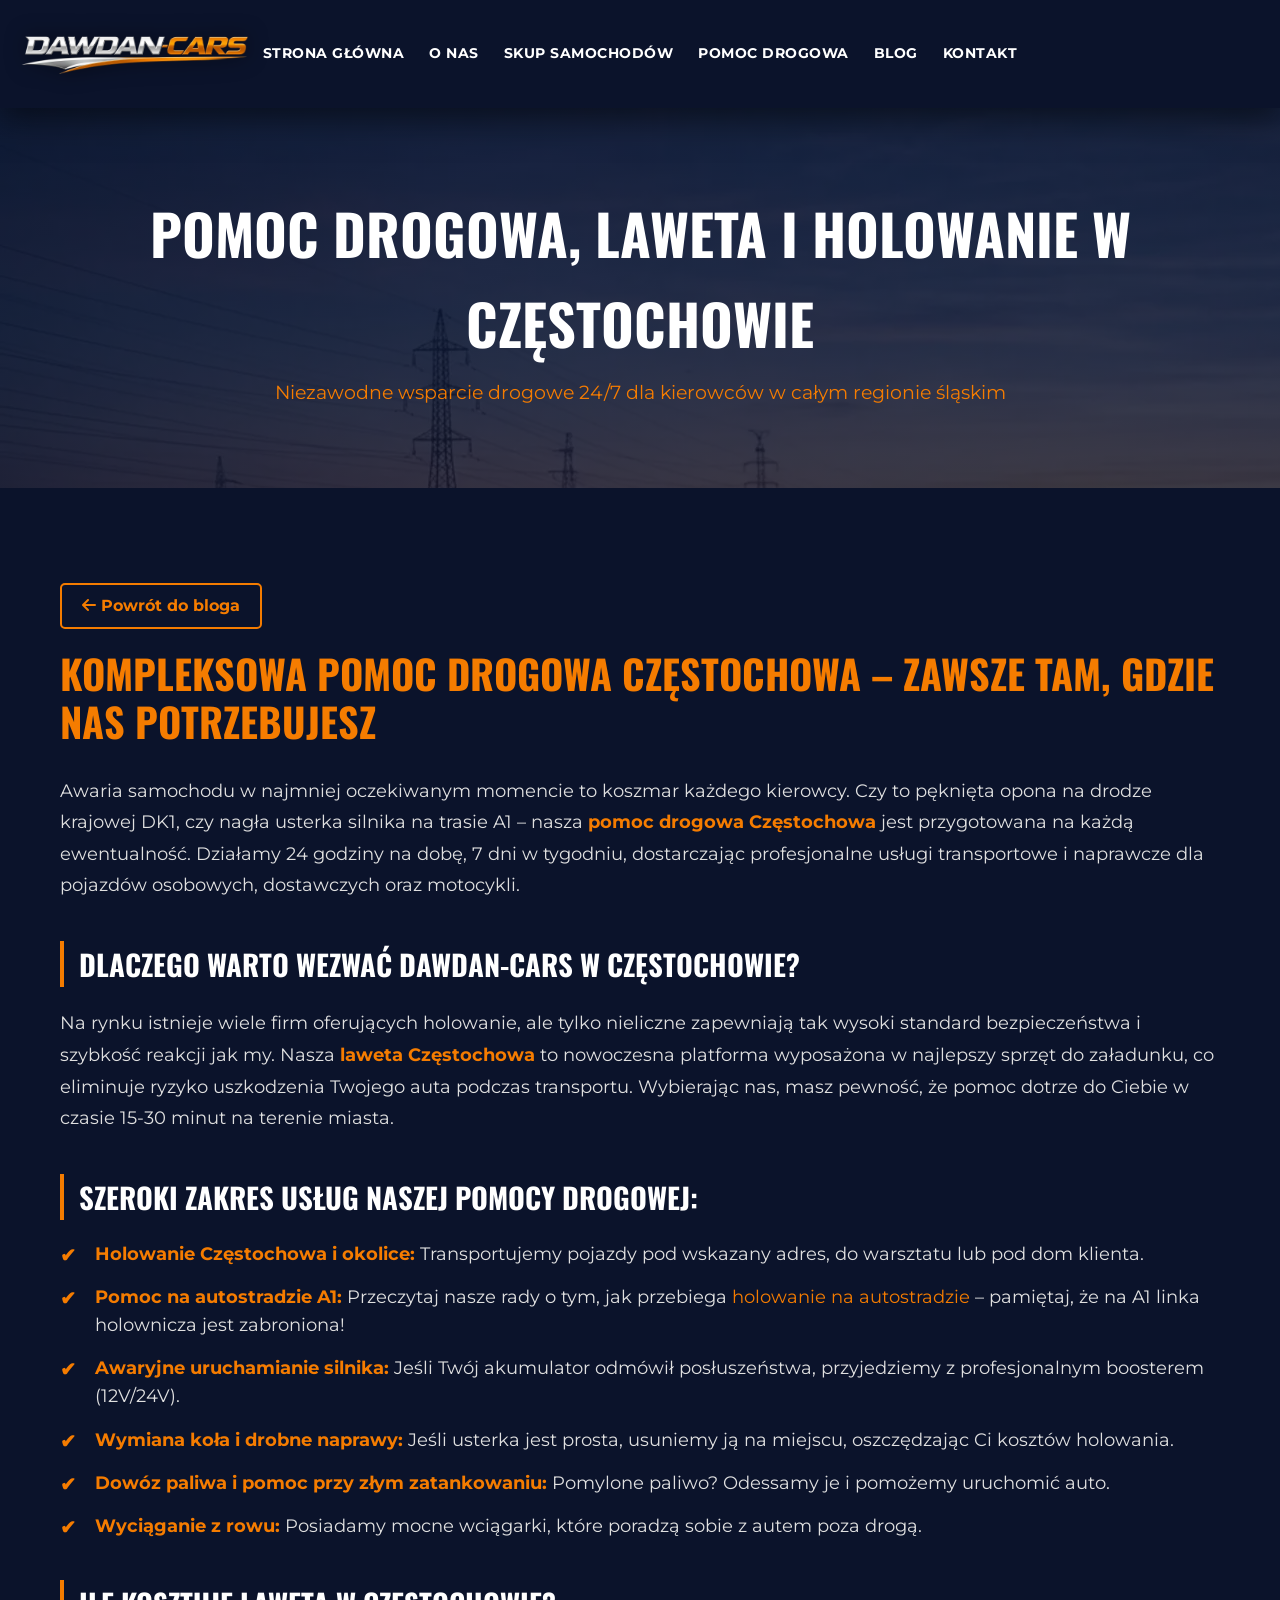
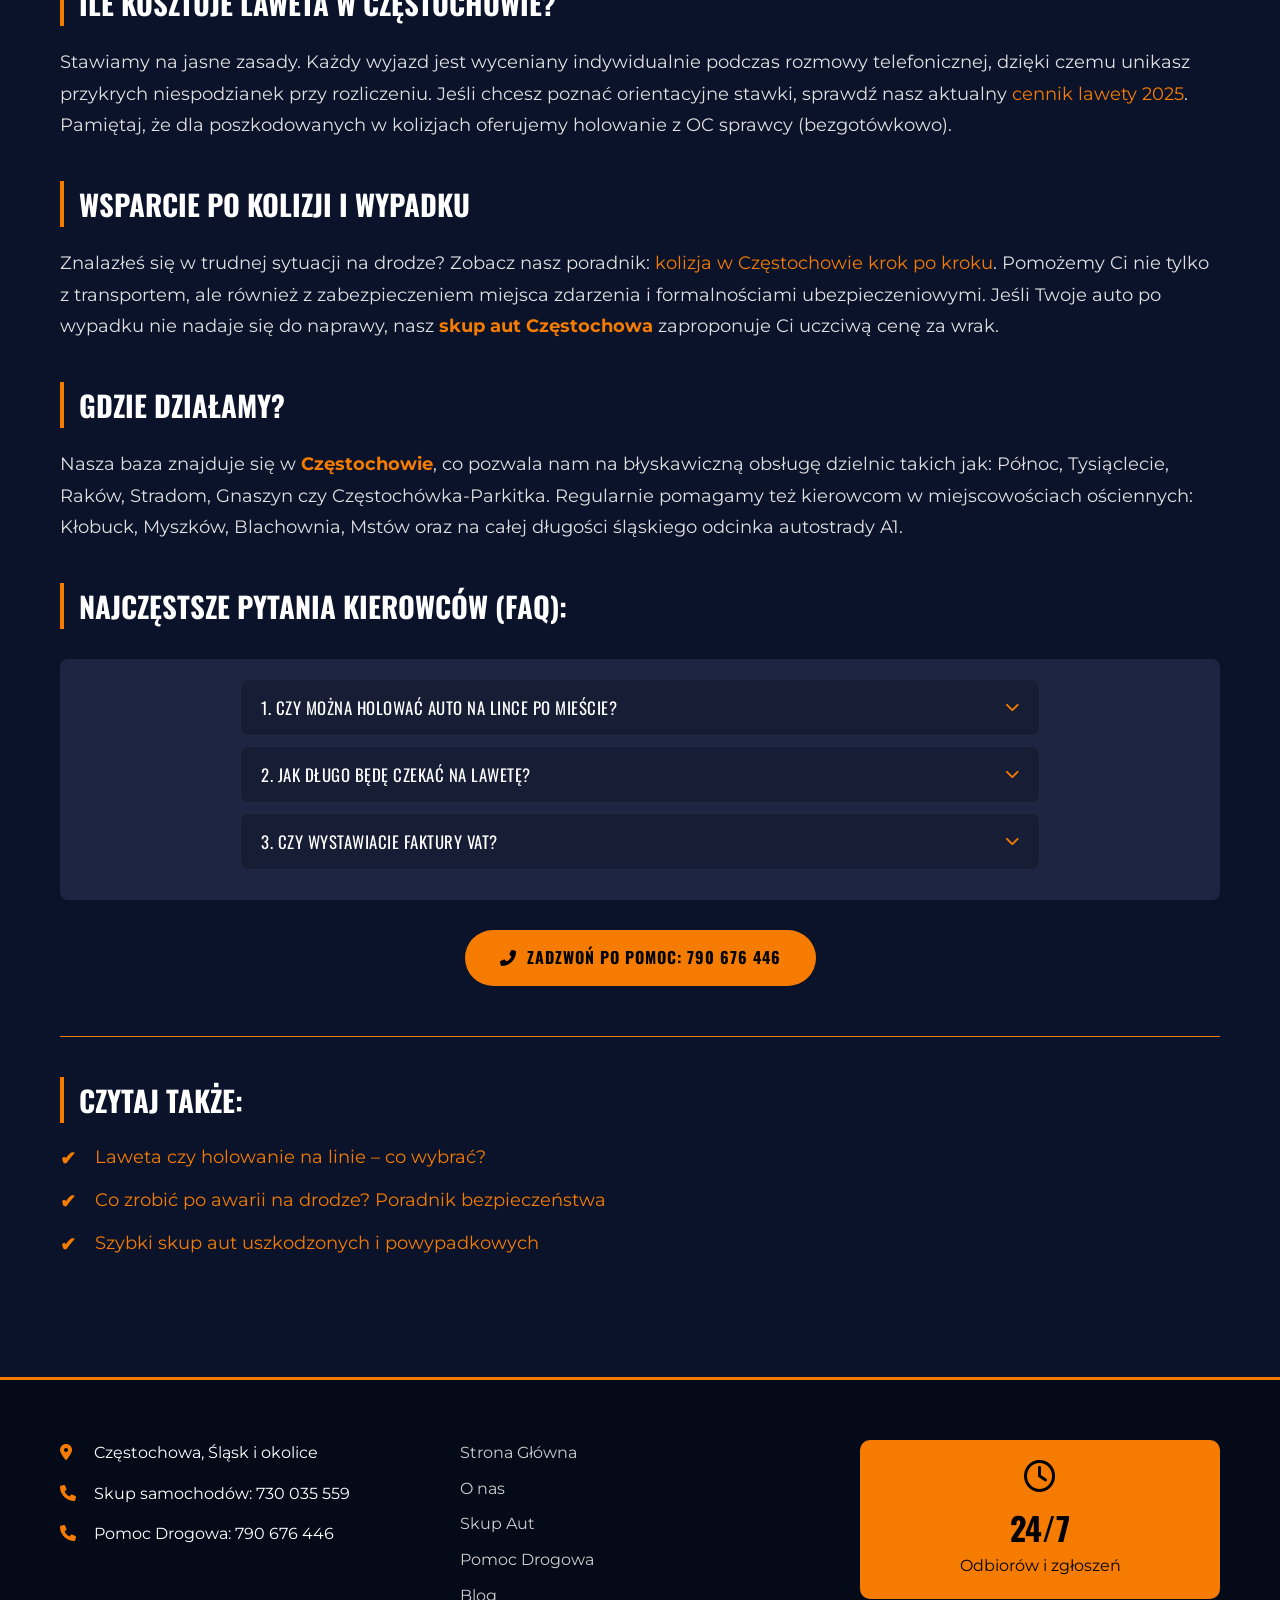
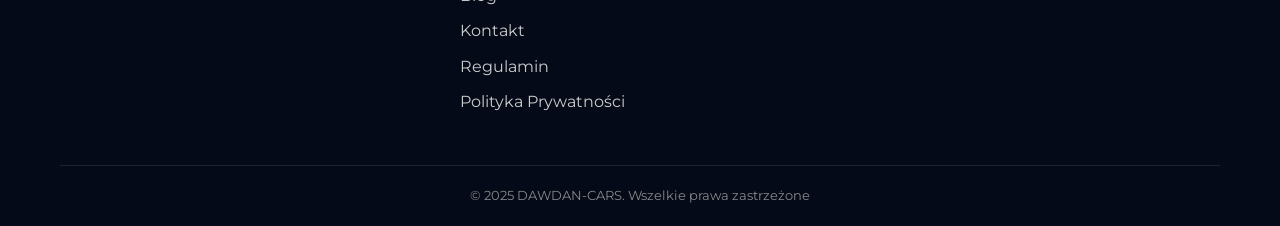
<file: pomoc-drogowa-laweta-czestochowa-24h.html>
<!DOCTYPE html>
<html lang="pl">
<head>
    <meta charset="UTF-8">
    <meta name="viewport" content="width=device-width, initial-scale=1.0">
    <title>Pomoc Drogowa i Laweta Częstochowa 24h | DAWDAN-CARS</title>
    <meta name="description" content="Szukasz pomocy drogowej w Częstochowie? Oferujemy profesjonalną lawetę, holowanie i naprawy na drodze 24/7. Szybki dojazd na A1 i w całym mieście. Sprawdź nas!">
    <link rel="canonical" href="https://dawdan-cars.pl/pomoc-drogowa-laweta-czestochowa-24h.html">

    <link rel="stylesheet" href="style.min.css" media="print" onload="this.media='all'">
    <link rel="stylesheet" href="critical.min.css">
    <noscript><link rel="stylesheet" href="style.min.css"></noscript>
    <link rel="preload" as="style" href="style.min.css">
    <link rel="preconnect" href="https://fonts.googleapis.com">
    <link rel="preconnect" href="https://fonts.gstatic.com" crossorigin>
    <link href="https://fonts.googleapis.com/css2?family=Montserrat:wght@400;700&family=Oswald:wght@500;700&display=swap" rel="stylesheet" media="print" onload="this.media='all'">
    <noscript><link href="https://fonts.googleapis.com/css2?family=Montserrat:wght@400;700&family=Oswald:wght@500;700&display=swap" rel="stylesheet"></noscript>
    <link rel="stylesheet" href="font-awesome.min.css" media="print" onload="this.media='all'">
    <link rel="icon" href="favicony/favicon.ico" type="image/x-icon">
    <script src="script.min.js" defer></script>
</head>
<body>
    <header>
        <div class="top-bar">
            <div class="container">
                <div class="logo">
                    <a href="index.html">
                        <img src="logo.webp" fetchpriority="high" alt="DAWDAN-CARS Częstochowa" width="349" height="60">
                    </a>
                </div>
                <nav>
                    <ul>
                        <li><a href="index.html">STRONA GŁÓWNA</a></li>
                        <li><a href="o-nas.html">O NAS</a></li>
                        <li><a href="skup-samochodow.html">SKUP SAMOCHODÓW</a></li>
                        <li><a href="laweta-pomoc-drogowa.html">POMOC DROGOWA</a></li>
                        <li><a href="blog.html">BLOG</a></li>
                        <li><a href="kontakt.html">KONTAKT</a></li>
                    </ul>
                </nav>
                <button class="menu-toggle" aria-label="Otwórz menu">
                    <span></span><span></span><span></span>
                </button>
            </div>
        </div>
    </header>
    <div class="overlay"></div>

    <section class="page-header" style="background: linear-gradient(rgba(11, 19, 43, 0.8), rgba(11, 19, 43, 0.8)), url('tlo.webp');">
        <div class="container">
            <h1>Pomoc Drogowa, Laweta i Holowanie w Częstochowie</h1>
            <p>Niezawodne wsparcie drogowe 24/7 dla kierowców w całym regionie śląskim</p>
        </div>
    </section>

    <article class="about-content">
        <div class="container">
            <div class="seo-text-block" style="margin-bottom: 40px;">
                <a href="blog.html" class="btn-outline" style="display: inline-block; margin-bottom: 20px;"><i class="fas fa-arrow-left"></i> Powrót do bloga</a>

                <h2>Kompleksowa Pomoc Drogowa Częstochowa – zawsze tam, gdzie nas potrzebujesz</h2>
                <p>Awaria samochodu w najmniej oczekiwanym momencie to koszmar każdego kierowcy. Czy to pęknięta opona na drodze krajowej DK1, czy nagła usterka silnika na trasie A1 – nasza <strong>pomoc drogowa Częstochowa</strong> jest przygotowana na każdą ewentualność. Działamy 24 godziny na dobę, 7 dni w tygodniu, dostarczając profesjonalne usługi transportowe i naprawcze dla pojazdów osobowych, dostawczych oraz motocykli.</p>

                <h3>Dlaczego warto wezwać DAWDAN-CARS w Częstochowie?</h3>
                <p>Na rynku istnieje wiele firm oferujących holowanie, ale tylko nieliczne zapewniają tak wysoki standard bezpieczeństwa i szybkość reakcji jak my. Nasza <strong>laweta Częstochowa</strong> to nowoczesna platforma wyposażona w najlepszy sprzęt do załadunku, co eliminuje ryzyko uszkodzenia Twojego auta podczas transportu. Wybierając nas, masz pewność, że pomoc dotrze do Ciebie w czasie 15-30 minut na terenie miasta.</p>

                <h3>Szeroki zakres usług naszej pomocy drogowej:</h3>
                <ul>
                    <li><strong>Holowanie Częstochowa i okolice:</strong> Transportujemy pojazdy pod wskazany adres, do warsztatu lub pod dom klienta.</li>
                    <li><strong>Pomoc na autostradzie A1:</strong> Przeczytaj nasze rady o tym, jak przebiega <a href="holowanie-na-autostradzie-a1-przepisy.html">holowanie na autostradzie</a> – pamiętaj, że na A1 linka holownicza jest zabroniona!</li>
                    <li><strong>Awaryjne uruchamianie silnika:</strong> Jeśli Twój akumulator odmówił posłuszeństwa, przyjedziemy z profesjonalnym boosterem (12V/24V).</li>
                    <li><strong>Wymiana koła i drobne naprawy:</strong> Jeśli usterka jest prosta, usuniemy ją na miejscu, oszczędzając Ci kosztów holowania.</li>
                    <li><strong>Dowóz paliwa i pomoc przy złym zatankowaniu:</strong> Pomylone paliwo? Odessamy je i pomożemy uruchomić auto.</li>
                    <li><strong>Wyciąganie z rowu:</strong> Posiadamy mocne wciągarki, które poradzą sobie z autem poza drogą.</li>
                </ul>

                <h3>Ile kosztuje laweta w Częstochowie?</h3>
                <p>Stawiamy na jasne zasady. Każdy wyjazd jest wyceniany indywidualnie podczas rozmowy telefonicznej, dzięki czemu unikasz przykrych niespodzianek przy rozliczeniu. Jeśli chcesz poznać orientacyjne stawki, sprawdź nasz aktualny <a href="ile-kosztuje-laweta-czestochowa.html">cennik lawety 2025</a>. Pamiętaj, że dla poszkodowanych w kolizjach oferujemy holowanie z OC sprawcy (bezgotówkowo).</p>

                <h3>Wsparcie po kolizji i wypadku</h3>
                <p>Znalazłeś się w trudnej sytuacji na drodze? Zobacz nasz poradnik: <a href="kolizja-czestochowa-co-robic.html">kolizja w Częstochowie krok po kroku</a>. Pomożemy Ci nie tylko z transportem, ale również z zabezpieczeniem miejsca zdarzenia i formalnościami ubezpieczeniowymi. Jeśli Twoje auto po wypadku nie nadaje się do naprawy, nasz <strong>skup aut Częstochowa</strong> zaproponuje Ci uczciwą cenę za wrak.</p>

                <h3>Gdzie działamy?</h3>
                <p>Nasza baza znajduje się w <strong>Częstochowie</strong>, co pozwala nam na błyskawiczną obsługę dzielnic takich jak: Północ, Tysiąclecie, Raków, Stradom, Gnaszyn czy Częstochówka-Parkitka. Regularnie pomagamy też kierowcom w miejscowościach ościennych: Kłobuck, Myszków, Blachownia, Mstów oraz na całej długości śląskiego odcinka autostrady A1.</p>

                <h3>Najczęstsze pytania kierowców (FAQ):</h3>
                <div class="faq-section-wrapper" style="margin: 30px 0; background: var(--accent-color); color: #fff; padding: 20px; border-radius: 8px;"><div class="faq-list faq-accordion">
                    <div class="faq-item">
                        <button class="faq-question" aria-expanded="false">
                            <span>1. Czy można holować auto na lince po mieście?</span>
                            <i class="fas fa-chevron-down"></i>
                        </button>
                        <div class="faq-answer">
                            <p>
                    Tak, ale musi ono mieć sprawne hamulce i układ kierowniczy. Jeśli silnik nie pracuje (brak wspomagania), zawsze zalecamy lawetę.</p>
                        </div>
                    </div>
                    <div class="faq-item">
                        <button class="faq-question" aria-expanded="false">
                            <span>2. Jak długo będę czekać na lawetę?</span>
                            <i class="fas fa-chevron-down"></i>
                        </button>
                        <div class="faq-answer">
                            <p>
                    W Częstochowie średni czas dojazdu to 20 minut. Na autostradę A1 docieramy zazwyczaj do 30 minut.</p>
                        </div>
                    </div>
                    <div class="faq-item">
                        <button class="faq-question" aria-expanded="false">
                            <span>3. Czy wystawiacie faktury VAT?</span>
                            <i class="fas fa-chevron-down"></i>
                        </button>
                        <div class="faq-answer">
                            <p>
                    Tak, za każdą usługę wystawiamy fakturę VAT lub paragon, co jest niezbędne do rozliczenia z ubezpieczalnią lub w firmie.</p>
                        </div>
                    </div></div></div>

                <div style="margin-top: 30px; text-align: center;">
                    <a href="tel:+48790676446" class="btn btn-primary"><i class="fas fa-phone-alt"></i> Zadzwoń po pomoc: 790 676 446</a>
                </div>

                <div class="related-posts" style="margin-top: 50px; border-top: 1px solid var(--primary-color); pt-30px;">
                    <h3>Czytaj także:</h3>
                    <ul>
                        <li><a href="laweta-porady.html">Laweta czy holowanie na linie – co wybrać?</a></li>
                        <li><a href="pomoc-drogowa-porady.html">Co zrobić po awarii na drodze? Poradnik bezpieczeństwa</a></li>
                        <li><a href="skup-samochodow-czestochowa-gotowka.html">Szybki skup aut uszkodzonych i powypadkowych</a></li>
                    </ul>
                </div>
            </div>
        </div>
    </article>

        <footer>
        <div class="container">
            <div class="footer-grid">
                <div class="footer-info">
                    <p><i class="fas fa-map-marker-alt"></i> Częstochowa, Śląsk i okolice</p>
                    <p><i class="fas fa-phone"></i> Skup samochodów: 730 035 559</p>
                    <p><i class="fas fa-phone"></i> Pomoc Drogowa: 790 676 446</p>
                </div>
                <div class="footer-links">
                    <ul>
                        <li><a href="index.html">Strona Główna</a></li><li><a href="o-nas.html">O nas</a></li><li><a href="skup-samochodow.html">Skup Aut</a></li><li><a href="laweta-pomoc-drogowa.html">Pomoc Drogowa</a></li><li><a href="blog.html">Blog</a></li><li><a href="kontakt.html">Kontakt</a></li>
                        <li><a href="#">Regulamin</a></li><li><a href="#">Polityka Prywatności</a></li>
                    </ul>
                </div>
                <div class="footer-hours">
                    <div class="hours-box">
                        <i class="far fa-clock"></i>
                        <span>24/7</span>
                        <p>Odbiorów i zgłoszeń</p>
                    </div>
                </div>
            </div>
            <div class="footer-bottom">
                <p>&copy; 2025 DAWDAN-CARS. Wszelkie prawa zastrzeżone</p>
            </div>
        </div>
    </footer>
</body>
</html>
</file>
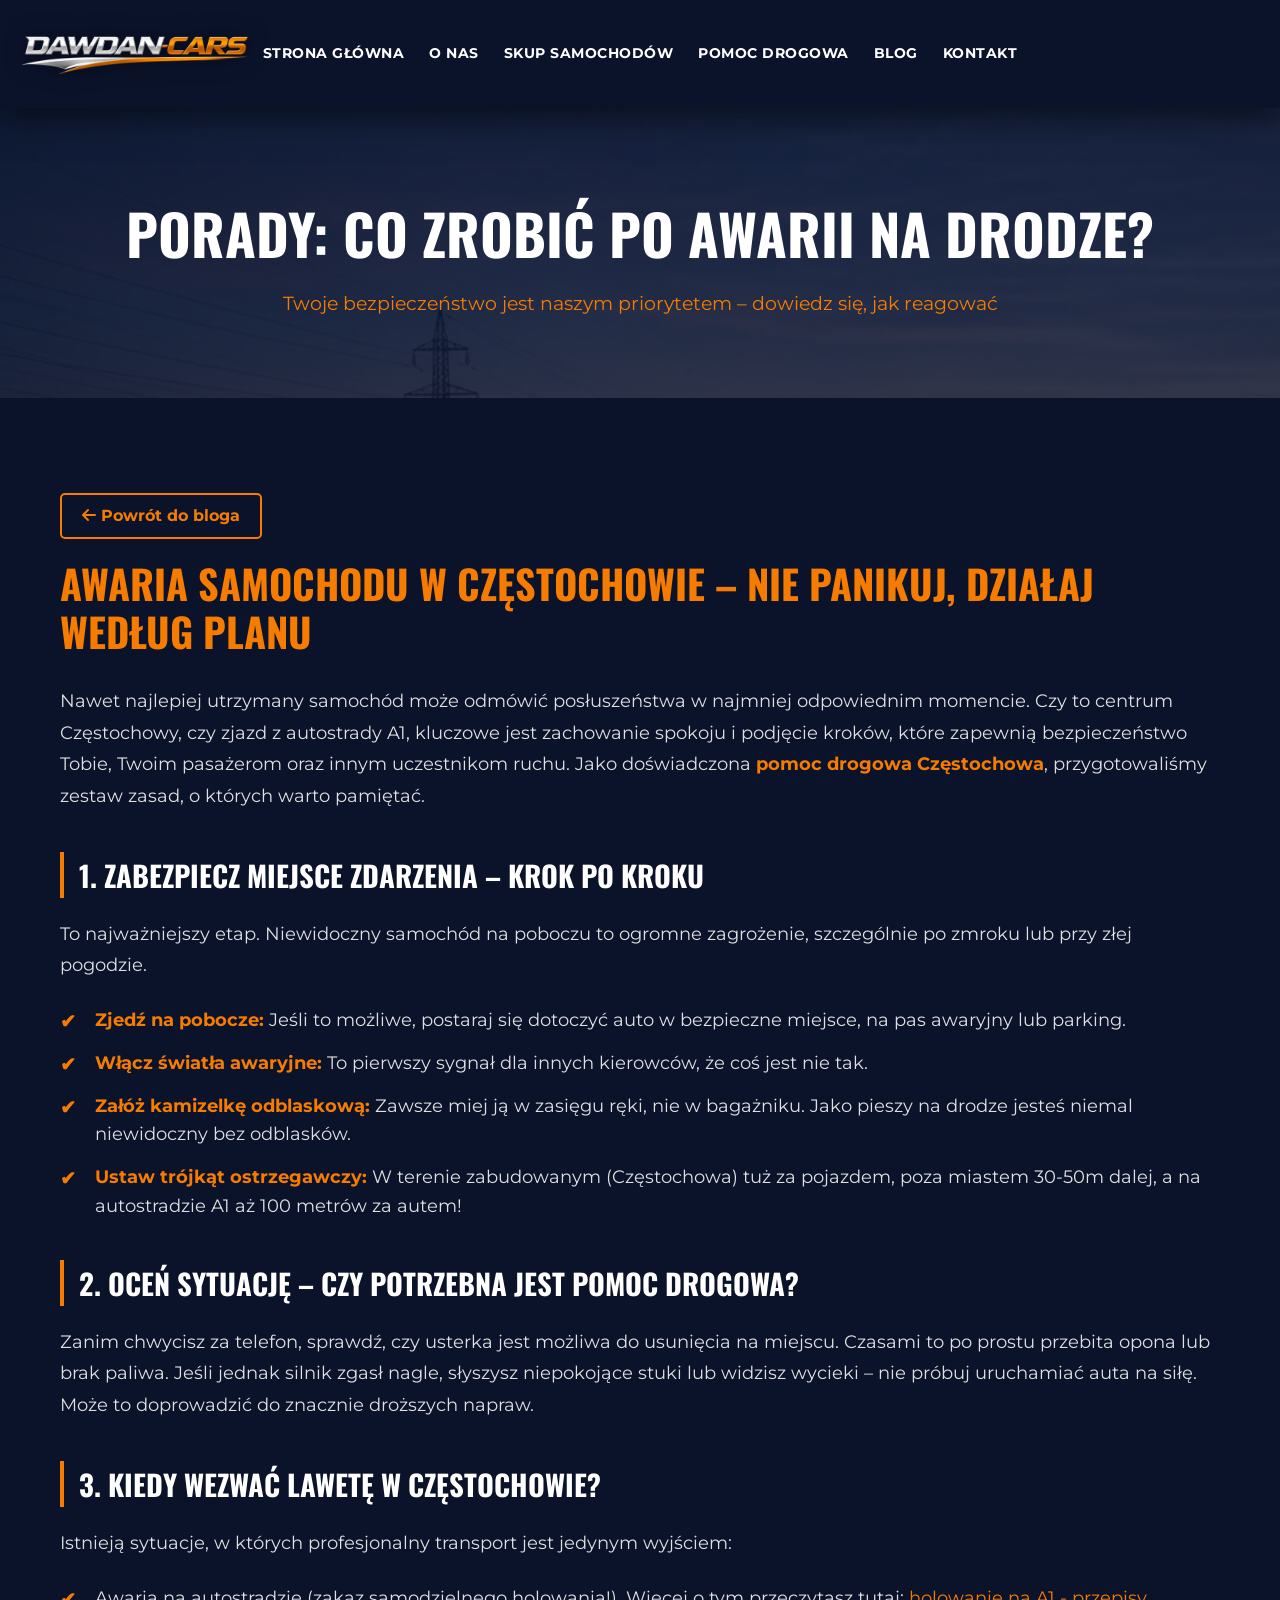
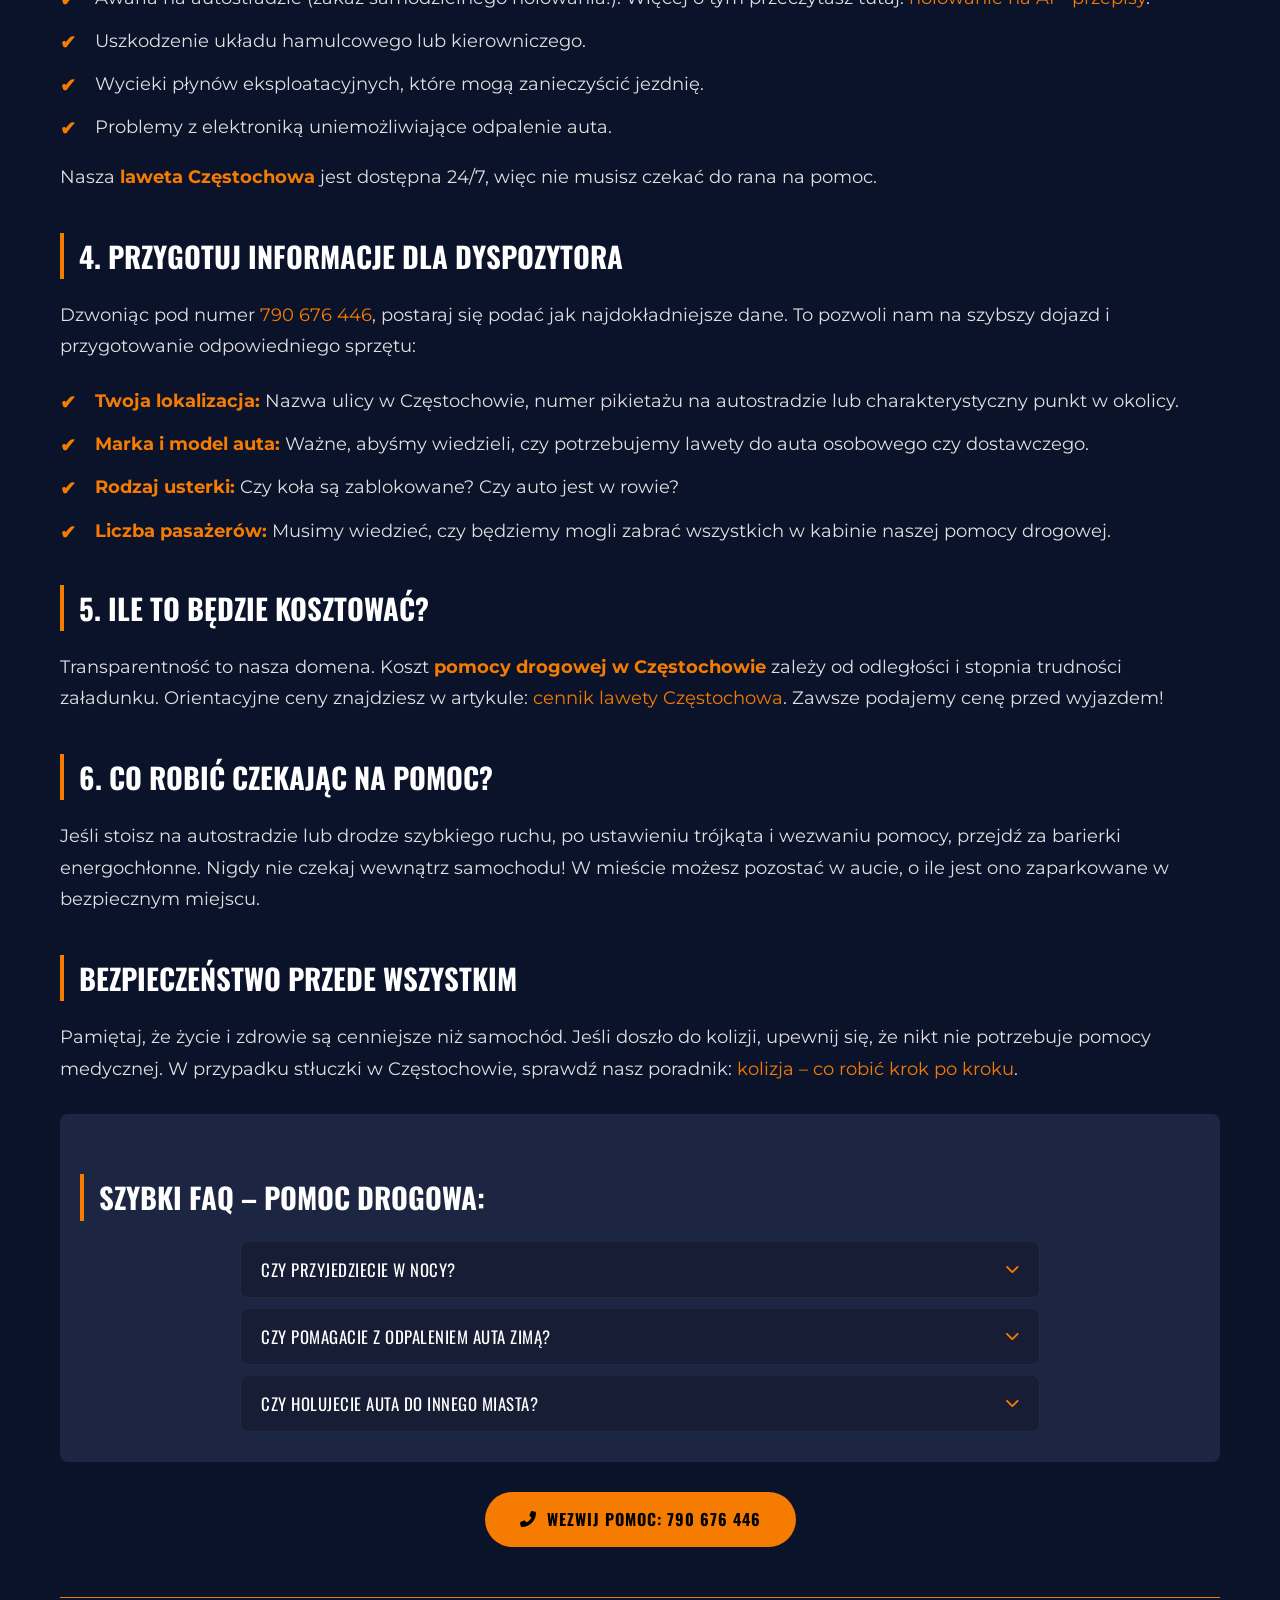
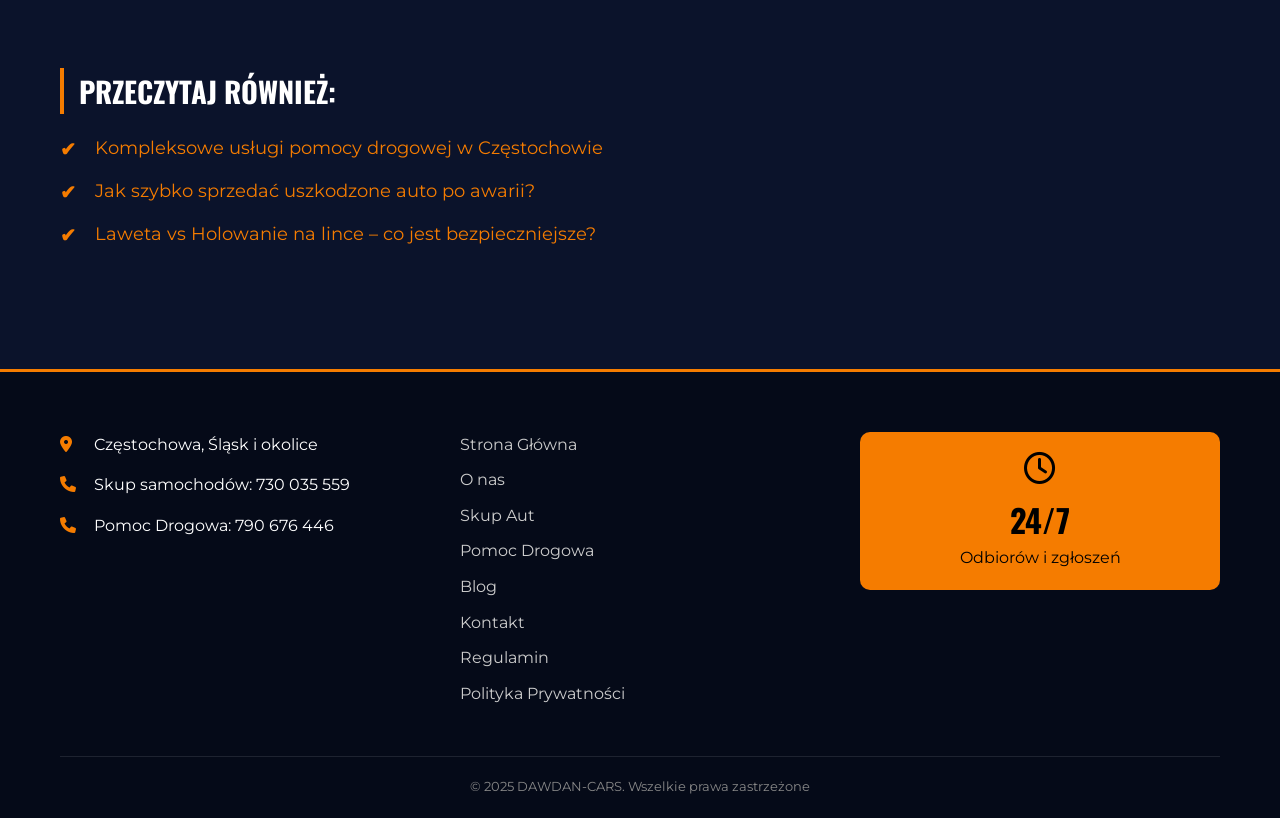
<file: pomoc-drogowa-porady.html>
<!DOCTYPE html>
<html lang="pl">
<head>
    <meta charset="UTF-8">
    <meta name="viewport" content="width=device-width, initial-scale=1.0">
    <title>Porady: Co zrobić po awarii na drodze? | Pomoc Drogowa Częstochowa</title>
    <meta name="description" content="Nagła awaria na drodze w Częstochowie lub na A1? Dowiedz się, jak zadbać o bezpieczeństwo swoje i pasażerów oraz kiedy wezwać pomoc drogową. Praktyczne porady.">
    <link rel="canonical" href="https://dawdan-cars.pl/pomoc-drogowa-porady.html">

    <link rel="stylesheet" href="style.min.css" media="print" onload="this.media='all'">
    <link rel="stylesheet" href="critical.min.css">
    <noscript><link rel="stylesheet" href="style.min.css"></noscript>
    <link rel="preload" as="style" href="style.min.css">
    <link rel="preconnect" href="https://fonts.googleapis.com">
    <link rel="preconnect" href="https://fonts.gstatic.com" crossorigin>
    <link href="https://fonts.googleapis.com/css2?family=Montserrat:wght@400;700&family=Oswald:wght@500;700&display=swap" rel="stylesheet" media="print" onload="this.media='all'">
    <noscript><link href="https://fonts.googleapis.com/css2?family=Montserrat:wght@400;700&family=Oswald:wght@500;700&display=swap" rel="stylesheet"></noscript>
    <link rel="stylesheet" href="font-awesome.min.css" media="print" onload="this.media='all'">
    <link rel="icon" href="favicony/favicon.ico" type="image/x-icon">
    <script src="script.min.js" defer></script>
</head>
<body>
    <header>
        <div class="top-bar">
            <div class="container">
                <div class="logo">
                    <a href="index.html">
                        <img src="logo.webp" fetchpriority="high" alt="DAWDAN-CARS Częstochowa" width="349" height="60">
                    </a>
                </div>
                <nav>
                    <ul>
                        <li><a href="index.html">STRONA GŁÓWNA</a></li>
                        <li><a href="o-nas.html">O NAS</a></li>
                        <li><a href="skup-samochodow.html">SKUP SAMOCHODÓW</a></li>
                        <li><a href="laweta-pomoc-drogowa.html">POMOC DROGOWA</a></li>
                        <li><a href="blog.html">BLOG</a></li>
                        <li><a href="kontakt.html">KONTAKT</a></li>
                    </ul>
                </nav>
                <button class="menu-toggle" aria-label="Otwórz menu">
                    <span></span><span></span><span></span>
                </button>
            </div>
        </div>
    </header>
    <div class="overlay"></div>

    <section class="page-header" style="background: linear-gradient(rgba(11, 19, 43, 0.8), rgba(11, 19, 43, 0.8)), url('tlo.webp');">
        <div class="container">
            <h1>Porady: Co zrobić po awarii na drodze?</h1>
            <p>Twoje bezpieczeństwo jest naszym priorytetem – dowiedz się, jak reagować</p>
        </div>
    </section>

    <article class="about-content">
        <div class="container">
            <div class="seo-text-block" style="margin-bottom: 40px;">
                <a href="blog.html" class="btn-outline" style="display: inline-block; margin-bottom: 20px;"><i class="fas fa-arrow-left"></i> Powrót do bloga</a>

                <h2>Awaria samochodu w Częstochowie – nie panikuj, działaj według planu</h2>
                <p>Nawet najlepiej utrzymany samochód może odmówić posłuszeństwa w najmniej odpowiednim momencie. Czy to centrum Częstochowy, czy zjazd z autostrady A1, kluczowe jest zachowanie spokoju i podjęcie kroków, które zapewnią bezpieczeństwo Tobie, Twoim pasażerom oraz innym uczestnikom ruchu. Jako doświadczona <strong>pomoc drogowa Częstochowa</strong>, przygotowaliśmy zestaw zasad, o których warto pamiętać.</p>

                <h3>1. Zabezpiecz miejsce zdarzenia – krok po kroku</h3>
                <p>To najważniejszy etap. Niewidoczny samochód na poboczu to ogromne zagrożenie, szczególnie po zmroku lub przy złej pogodzie.</p>
                <ul>
                    <li><strong>Zjedź na pobocze:</strong> Jeśli to możliwe, postaraj się dotoczyć auto w bezpieczne miejsce, na pas awaryjny lub parking.</li>
                    <li><strong>Włącz światła awaryjne:</strong> To pierwszy sygnał dla innych kierowców, że coś jest nie tak.</li>
                    <li><strong>Załóż kamizelkę odblaskową:</strong> Zawsze miej ją w zasięgu ręki, nie w bagażniku. Jako pieszy na drodze jesteś niemal niewidoczny bez odblasków.</li>
                    <li><strong>Ustaw trójkąt ostrzegawczy:</strong> W terenie zabudowanym (Częstochowa) tuż za pojazdem, poza miastem 30-50m dalej, a na autostradzie A1 aż 100 metrów za autem!</li>
                </ul>

                <h3>2. Oceń sytuację – czy potrzebna jest pomoc drogowa?</h3>
                <p>Zanim chwycisz za telefon, sprawdź, czy usterka jest możliwa do usunięcia na miejscu. Czasami to po prostu przebita opona lub brak paliwa. Jeśli jednak silnik zgasł nagle, słyszysz niepokojące stuki lub widzisz wycieki – nie próbuj uruchamiać auta na siłę. Może to doprowadzić do znacznie droższych napraw.</p>

                <h3>3. Kiedy wezwać lawetę w Częstochowie?</h3>
                <p>Istnieją sytuacje, w których profesjonalny transport jest jedynym wyjściem:</p>
                <ul>
                    <li>Awaria na autostradzie (zakaz samodzielnego holowania!). Więcej o tym przeczytasz tutaj: <a href="holowanie-na-autostradzie-a1-przepisy.html">holowanie na A1 - przepisy</a>.</li>
                    <li>Uszkodzenie układu hamulcowego lub kierowniczego.</li>
                    <li>Wycieki płynów eksploatacyjnych, które mogą zanieczyścić jezdnię.</li>
                    <li>Problemy z elektroniką uniemożliwiające odpalenie auta.</li>
                </ul>
                <p>Nasza <strong>laweta Częstochowa</strong> jest dostępna 24/7, więc nie musisz czekać do rana na pomoc.</p>

                <h3>4. Przygotuj informacje dla dyspozytora</h3>
                <p>Dzwoniąc pod numer <a href="tel:+48790676446">790 676 446</a>, postaraj się podać jak najdokładniejsze dane. To pozwoli nam na szybszy dojazd i przygotowanie odpowiedniego sprzętu:</p>
                <ul>
                    <li><strong>Twoja lokalizacja:</strong> Nazwa ulicy w Częstochowie, numer pikietażu na autostradzie lub charakterystyczny punkt w okolicy.</li>
                    <li><strong>Marka i model auta:</strong> Ważne, abyśmy wiedzieli, czy potrzebujemy lawety do auta osobowego czy dostawczego.</li>
                    <li><strong>Rodzaj usterki:</strong> Czy koła są zablokowane? Czy auto jest w rowie?</li>
                    <li><strong>Liczba pasażerów:</strong> Musimy wiedzieć, czy będziemy mogli zabrać wszystkich w kabinie naszej pomocy drogowej.</li>
                </ul>

                <h3>5. Ile to będzie kosztować?</h3>
                <p>Transparentność to nasza domena. Koszt <strong>pomocy drogowej w Częstochowie</strong> zależy od odległości i stopnia trudności załadunku. Orientacyjne ceny znajdziesz w artykule: <a href="ile-kosztuje-laweta-czestochowa.html">cennik lawety Częstochowa</a>. Zawsze podajemy cenę przed wyjazdem!</p>

                <h3>6. Co robić czekając na pomoc?</h3>
                <p>Jeśli stoisz na autostradzie lub drodze szybkiego ruchu, po ustawieniu trójkąta i wezwaniu pomocy, przejdź za barierki energochłonne. Nigdy nie czekaj wewnątrz samochodu! W mieście możesz pozostać w aucie, o ile jest ono zaparkowane w bezpiecznym miejscu.</p>

                <h3>Bezpieczeństwo przede wszystkim</h3>
                <p>Pamiętaj, że życie i zdrowie są cenniejsze niż samochód. Jeśli doszło do kolizji, upewnij się, że nikt nie potrzebuje pomocy medycznej. W przypadku stłuczki w Częstochowie, sprawdź nasz poradnik: <a href="kolizja-czestochowa-co-robic.html">kolizja – co robić krok po kroku</a>.</p>

                <div class="faq-section-wrapper" style="margin: 30px 0; background: var(--accent-color); color: #fff; padding: 20px; border-radius: 8px;"><h3>Szybki FAQ – pomoc drogowa:</h3><div class="faq-list faq-accordion">
                    <div class="faq-item">
                        <button class="faq-question" aria-expanded="false">
                            <span>Czy przyjedziecie w nocy?</span>
                            <i class="fas fa-chevron-down"></i>
                        </button>
                        <div class="faq-answer">
                            <p>Tak, działamy w trybie całodobowym (24h/7).</p>
                        </div>
                    </div>
                    <div class="faq-item">
                        <button class="faq-question" aria-expanded="false">
                            <span>Czy pomagacie z odpaleniem auta zimą?</span>
                            <i class="fas fa-chevron-down"></i>
                        </button>
                        <div class="faq-answer">
                            <p>Oczywiście, dysponujemy profesjonalnymi urządzeniami rozruchowymi.</p>
                        </div>
                    </div>
                    <div class="faq-item">
                        <button class="faq-question" aria-expanded="false">
                            <span>Czy holujecie auta do innego miasta?</span>
                            <i class="fas fa-chevron-down"></i>
                        </button>
                        <div class="faq-answer">
                            <p>Tak, transportujemy pojazdy na terenie całej Polski i Europy.</p>
                        </div>
                    </div></div></div>

                <div style="margin-top: 30px; text-align: center;">
                    <a href="tel:+48790676446" class="btn btn-primary"><i class="fas fa-phone-alt"></i> Wezwij pomoc: 790 676 446</a>
                </div>

                <div class="related-posts" style="margin-top: 50px; border-top: 1px solid var(--primary-color); padding-top: 30px;">
                    <h3>Przeczytaj również:</h3>
                    <ul>
                        <li><a href="pomoc-drogowa-laweta-czestochowa-24h.html">Kompleksowe usługi pomocy drogowej w Częstochowie</a></li>
                        <li><a href="skup-aut-porady.html">Jak szybko sprzedać uszkodzone auto po awarii?</a></li>
                        <li><a href="laweta-porady.html">Laweta vs Holowanie na lince – co jest bezpieczniejsze?</a></li>
                    </ul>
                </div>
            </div>
        </div>
    </article>

        <footer>
        <div class="container">
            <div class="footer-grid">
                <div class="footer-info">
                    <p><i class="fas fa-map-marker-alt"></i> Częstochowa, Śląsk i okolice</p>
                    <p><i class="fas fa-phone"></i> Skup samochodów: 730 035 559</p>
                    <p><i class="fas fa-phone"></i> Pomoc Drogowa: 790 676 446</p>
                </div>
                <div class="footer-links">
                    <ul>
                        <li><a href="index.html">Strona Główna</a></li><li><a href="o-nas.html">O nas</a></li><li><a href="skup-samochodow.html">Skup Aut</a></li><li><a href="laweta-pomoc-drogowa.html">Pomoc Drogowa</a></li><li><a href="blog.html">Blog</a></li><li><a href="kontakt.html">Kontakt</a></li>
                        <li><a href="#">Regulamin</a></li><li><a href="#">Polityka Prywatności</a></li>
                    </ul>
                </div>
                <div class="footer-hours">
                    <div class="hours-box">
                        <i class="far fa-clock"></i>
                        <span>24/7</span>
                        <p>Odbiorów i zgłoszeń</p>
                    </div>
                </div>
            </div>
            <div class="footer-bottom">
                <p>&copy; 2025 DAWDAN-CARS. Wszelkie prawa zastrzeżone</p>
            </div>
        </div>
    </footer>
</body>
</html>
</file>
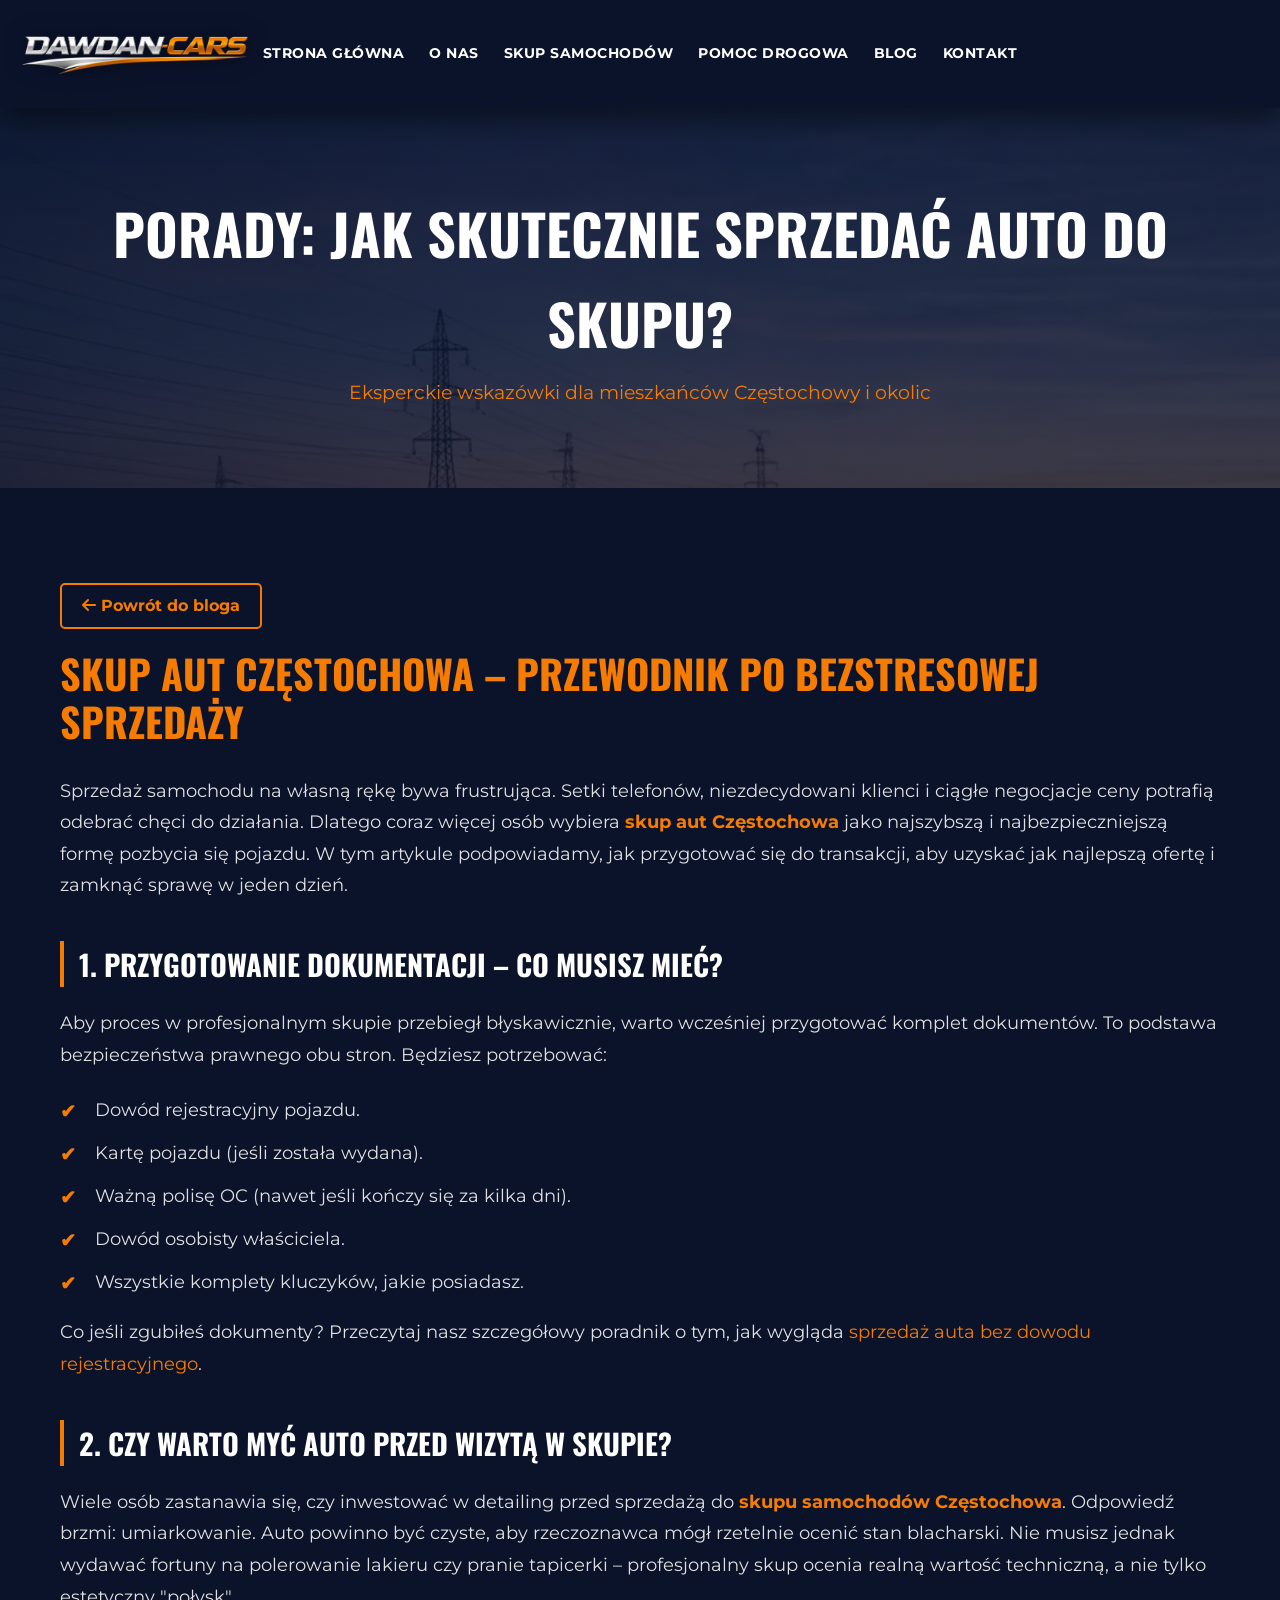
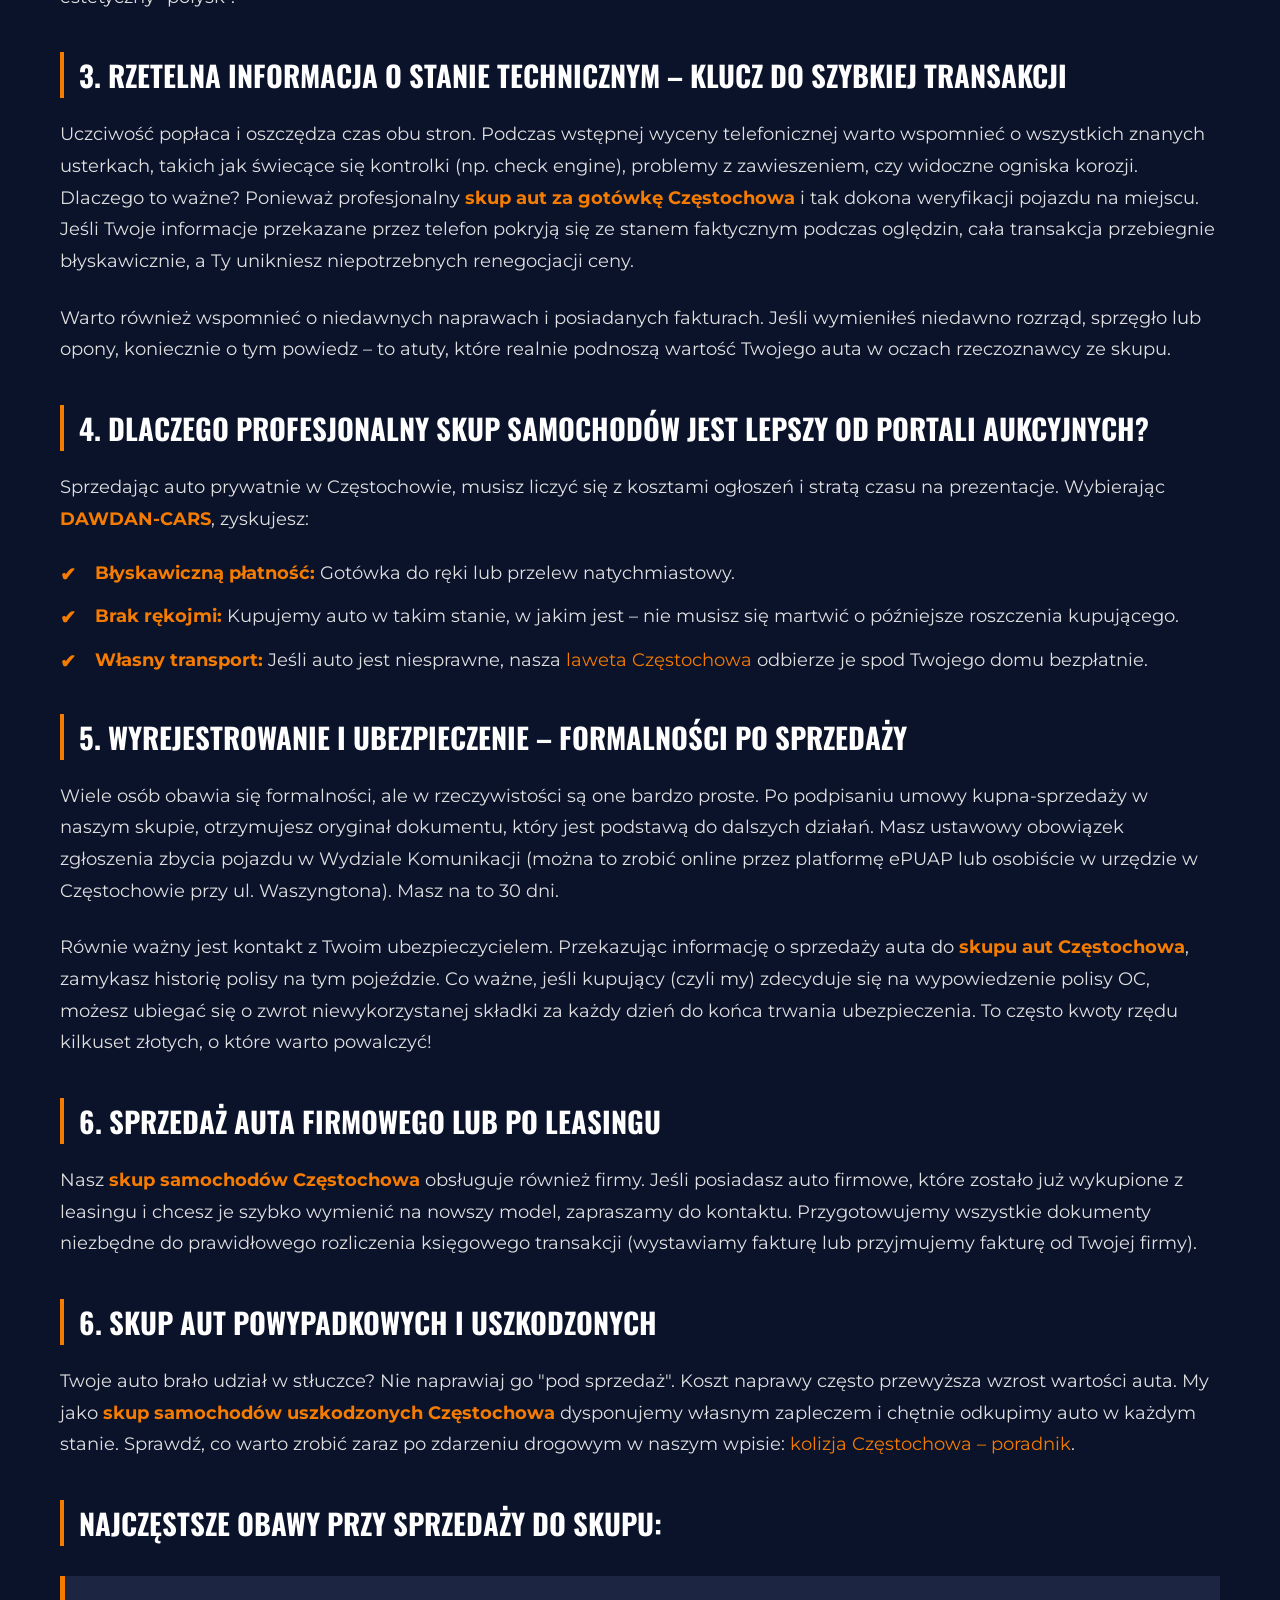
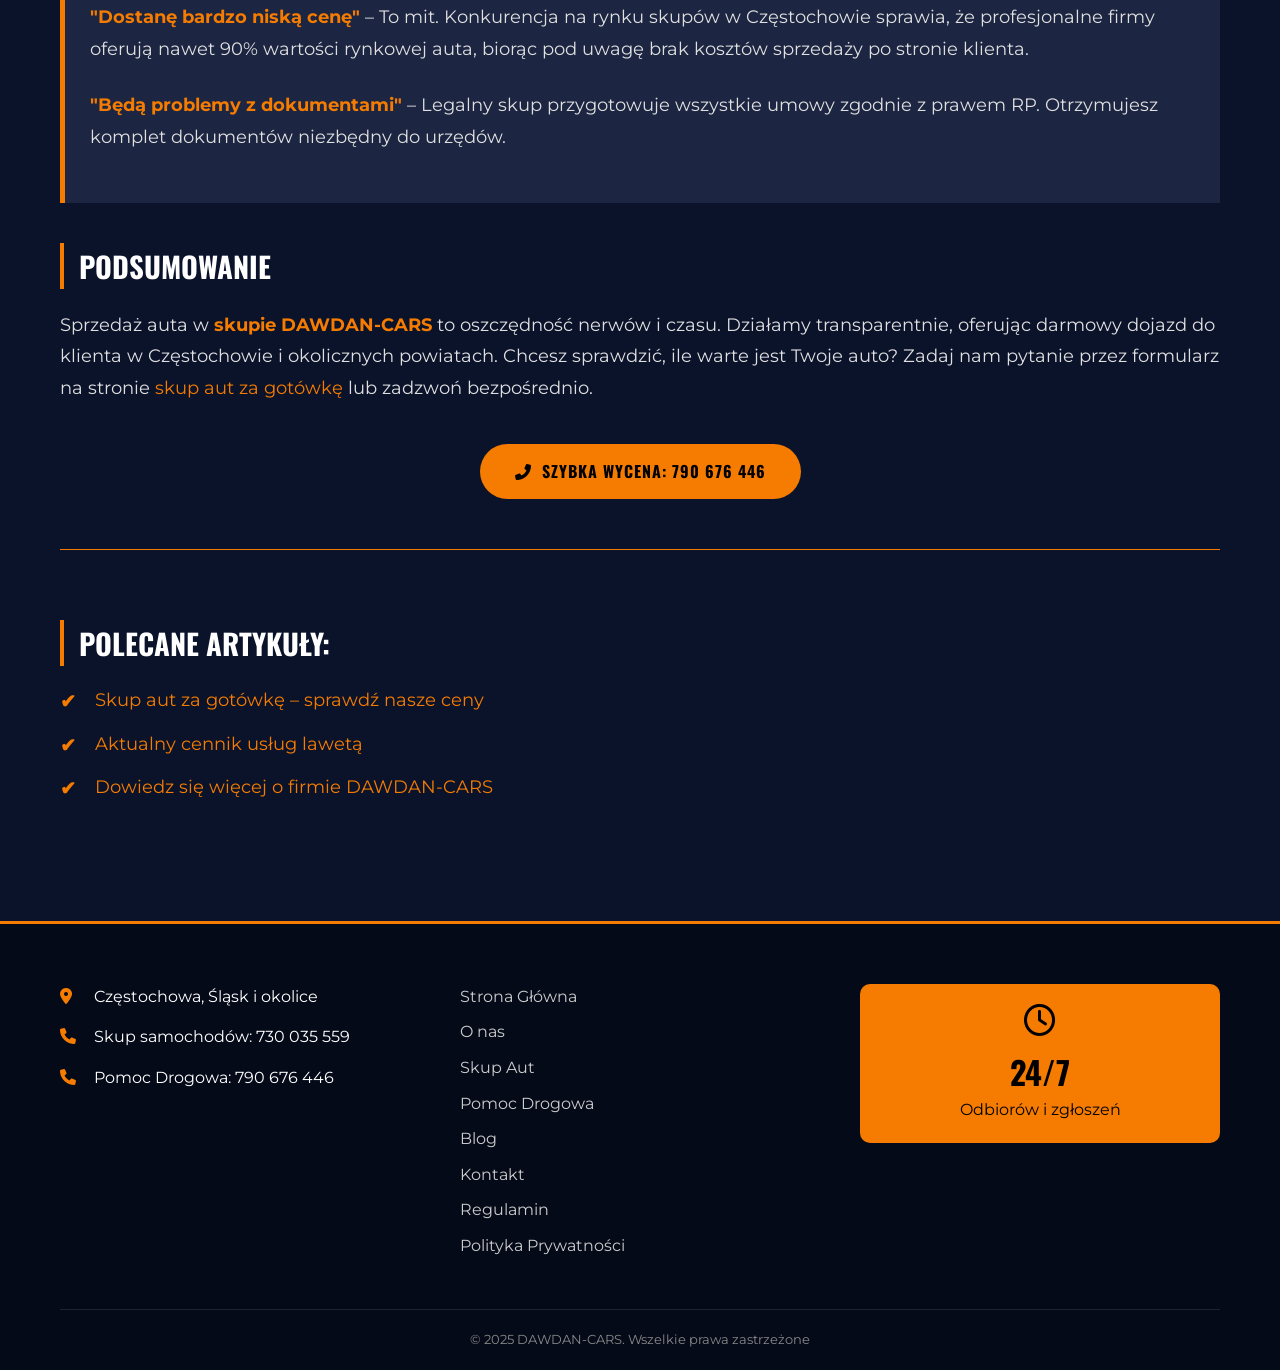
<file: skup-aut-porady.html>
<!DOCTYPE html>
<html lang="pl">
<head>
    <meta charset="UTF-8">
    <meta name="viewport" content="width=device-width, initial-scale=1.0">
    <title>Porady Skup Aut Częstochowa - Jak korzystnie sprzedać samochód? | DAWDAN-CARS</title>
    <meta name="description" content="Poznaj najlepsze porady dotyczące skupu aut w Częstochowie. Dowiedz się, jak przygotować auto do sprzedaży, jakie dokumenty są potrzebne i jak uzyskać najlepszą cenę.">
    <link rel="canonical" href="https://dawdan-cars.pl/skup-aut-porady.html">

    <link rel="stylesheet" href="style.min.css" media="print" onload="this.media='all'">
    <link rel="stylesheet" href="critical.min.css">
    <noscript><link rel="stylesheet" href="style.min.css"></noscript>
    <link rel="preload" as="style" href="style.min.css">
    <link rel="preconnect" href="https://fonts.googleapis.com">
    <link rel="preconnect" href="https://fonts.gstatic.com" crossorigin>
    <link href="https://fonts.googleapis.com/css2?family=Montserrat:wght@400;700&family=Oswald:wght@500;700&display=swap" rel="stylesheet" media="print" onload="this.media='all'">
    <noscript><link href="https://fonts.googleapis.com/css2?family=Montserrat:wght@400;700&family=Oswald:wght@500;700&display=swap" rel="stylesheet"></noscript>
    <link rel="stylesheet" href="font-awesome.min.css" media="print" onload="this.media='all'">
    <link rel="icon" href="favicony/favicon.ico" type="image/x-icon">
    <script src="script.min.js" defer></script>
</head>
<body>
    <header>
        <div class="top-bar">
            <div class="container">
                <div class="logo">
                    <a href="index.html">
                        <img src="logo.webp" fetchpriority="high" alt="DAWDAN-CARS Częstochowa" width="349" height="60">
                    </a>
                </div>
                <nav>
                    <ul>
                        <li><a href="index.html">STRONA GŁÓWNA</a></li>
                        <li><a href="o-nas.html">O NAS</a></li>
                        <li><a href="skup-samochodow.html">SKUP SAMOCHODÓW</a></li>
                        <li><a href="laweta-pomoc-drogowa.html">POMOC DROGOWA</a></li>
                        <li><a href="blog.html">BLOG</a></li>
                        <li><a href="kontakt.html">KONTAKT</a></li>
                    </ul>
                </nav>
                <button class="menu-toggle" aria-label="Otwórz menu">
                    <span></span><span></span><span></span>
                </button>
            </div>
        </div>
    </header>
    <div class="overlay"></div>

    <section class="page-header" style="background: linear-gradient(rgba(11, 19, 43, 0.8), rgba(11, 19, 43, 0.8)), url('tlo.webp');">
        <div class="container">
            <h1>Porady: Jak skutecznie sprzedać auto do skupu?</h1>
            <p>Eksperckie wskazówki dla mieszkańców Częstochowy i okolic</p>
        </div>
    </section>

    <article class="about-content">
        <div class="container">
            <div class="seo-text-block" style="margin-bottom: 40px;">
                <a href="blog.html" class="btn-outline" style="display: inline-block; margin-bottom: 20px;"><i class="fas fa-arrow-left"></i> Powrót do bloga</a>

                <h2>Skup aut Częstochowa – przewodnik po bezstresowej sprzedaży</h2>
                <p>Sprzedaż samochodu na własną rękę bywa frustrująca. Setki telefonów, niezdecydowani klienci i ciągłe negocjacje ceny potrafią odebrać chęci do działania. Dlatego coraz więcej osób wybiera <strong>skup aut Częstochowa</strong> jako najszybszą i najbezpieczniejszą formę pozbycia się pojazdu. W tym artykule podpowiadamy, jak przygotować się do transakcji, aby uzyskać jak najlepszą ofertę i zamknąć sprawę w jeden dzień.</p>

                <h3>1. Przygotowanie dokumentacji – co musisz mieć?</h3>
                <p>Aby proces w profesjonalnym skupie przebiegł błyskawicznie, warto wcześniej przygotować komplet dokumentów. To podstawa bezpieczeństwa prawnego obu stron. Będziesz potrzebować:</p>
                <ul>
                    <li>Dowód rejestracyjny pojazdu.</li>
                    <li>Kartę pojazdu (jeśli została wydana).</li>
                    <li>Ważną polisę OC (nawet jeśli kończy się za kilka dni).</li>
                    <li>Dowód osobisty właściciela.</li>
                    <li>Wszystkie komplety kluczyków, jakie posiadasz.</li>
                </ul>
                <p>Co jeśli zgubiłeś dokumenty? Przeczytaj nasz szczegółowy poradnik o tym, jak wygląda <a href="sprzedaz-auta-bez-dowodu-rejestracyjnego.html">sprzedaż auta bez dowodu rejestracyjnego</a>.</p>

                <h3>2. Czy warto myć auto przed wizytą w skupie?</h3>
                <p>Wiele osób zastanawia się, czy inwestować w detailing przed sprzedażą do <strong>skupu samochodów Częstochowa</strong>. Odpowiedź brzmi: umiarkowanie. Auto powinno być czyste, aby rzeczoznawca mógł rzetelnie ocenić stan blacharski. Nie musisz jednak wydawać fortuny na polerowanie lakieru czy pranie tapicerki – profesjonalny skup ocenia realną wartość techniczną, a nie tylko estetyczny "połysk".</p>

                <h3>3. Rzetelna informacja o stanie technicznym – klucz do szybkiej transakcji</h3>
                <p>Uczciwość popłaca i oszczędza czas obu stron. Podczas wstępnej wyceny telefonicznej warto wspomnieć o wszystkich znanych usterkach, takich jak świecące się kontrolki (np. check engine), problemy z zawieszeniem, czy widoczne ogniska korozji. Dlaczego to ważne? Ponieważ profesjonalny <strong>skup aut za gotówkę Częstochowa</strong> i tak dokona weryfikacji pojazdu na miejscu. Jeśli Twoje informacje przekazane przez telefon pokryją się ze stanem faktycznym podczas oględzin, cała transakcja przebiegnie błyskawicznie, a Ty unikniesz niepotrzebnych renegocjacji ceny.</p>

                <p>Warto również wspomnieć o niedawnych naprawach i posiadanych fakturach. Jeśli wymieniłeś niedawno rozrząd, sprzęgło lub opony, koniecznie o tym powiedz – to atuty, które realnie podnoszą wartość Twojego auta w oczach rzeczoznawcy ze skupu.</p>

                <h3>4. Dlaczego profesjonalny skup samochodów jest lepszy od portali aukcyjnych?</h3>
                <p>Sprzedając auto prywatnie w Częstochowie, musisz liczyć się z kosztami ogłoszeń i stratą czasu na prezentacje. Wybierając <strong>DAWDAN-CARS</strong>, zyskujesz:</p>
                <ul>
                    <li><strong>Błyskawiczną płatność:</strong> Gotówka do ręki lub przelew natychmiastowy.</li>
                    <li><strong>Brak rękojmi:</strong> Kupujemy auto w takim stanie, w jakim jest – nie musisz się martwić o późniejsze roszczenia kupującego.</li>
                    <li><strong>Własny transport:</strong> Jeśli auto jest niesprawne, nasza <a href="pomoc-drogowa-laweta-czestochowa-24h.html">laweta Częstochowa</a> odbierze je spod Twojego domu bezpłatnie.</li>
                </ul>

                <h3>5. Wyrejestrowanie i ubezpieczenie – formalności po sprzedaży</h3>
                <p>Wiele osób obawia się formalności, ale w rzeczywistości są one bardzo proste. Po podpisaniu umowy kupna-sprzedaży w naszym skupie, otrzymujesz oryginał dokumentu, który jest podstawą do dalszych działań. Masz ustawowy obowiązek zgłoszenia zbycia pojazdu w Wydziale Komunikacji (można to zrobić online przez platformę ePUAP lub osobiście w urzędzie w Częstochowie przy ul. Waszyngtona). Masz na to 30 dni.</p>

                <p>Równie ważny jest kontakt z Twoim ubezpieczycielem. Przekazując informację o sprzedaży auta do <strong>skupu aut Częstochowa</strong>, zamykasz historię polisy na tym pojeździe. Co ważne, jeśli kupujący (czyli my) zdecyduje się na wypowiedzenie polisy OC, możesz ubiegać się o zwrot niewykorzystanej składki za każdy dzień do końca trwania ubezpieczenia. To często kwoty rzędu kilkuset złotych, o które warto powalczyć!</p>

                <h3>6. Sprzedaż auta firmowego lub po leasingu</h3>
                <p>Nasz <strong>skup samochodów Częstochowa</strong> obsługuje również firmy. Jeśli posiadasz auto firmowe, które zostało już wykupione z leasingu i chcesz je szybko wymienić na nowszy model, zapraszamy do kontaktu. Przygotowujemy wszystkie dokumenty niezbędne do prawidłowego rozliczenia księgowego transakcji (wystawiamy fakturę lub przyjmujemy fakturę od Twojej firmy).</p>

                <h3>6. Skup aut powypadkowych i uszkodzonych</h3>
                <p>Twoje auto brało udział w stłuczce? Nie naprawiaj go "pod sprzedaż". Koszt naprawy często przewyższa wzrost wartości auta. My jako <strong>skup samochodów uszkodzonych Częstochowa</strong> dysponujemy własnym zapleczem i chętnie odkupimy auto w każdym stanie. Sprawdź, co warto zrobić zaraz po zdarzeniu drogowym w naszym wpisie: <a href="kolizja-czestochowa-co-robic.html">kolizja Częstochowa – poradnik</a>.</p>

                <h3>Najczęstsze obawy przy sprzedaży do skupu:</h3>
                <div class="faq-section" style="margin: 30px 0; background: #1c2541; padding: 25px; border-left: 5px solid #f57c00;">
                    <p><strong>"Dostanę bardzo niską cenę"</strong> – To mit. Konkurencja na rynku skupów w Częstochowie sprawia, że profesjonalne firmy oferują nawet 90% wartości rynkowej auta, biorąc pod uwagę brak kosztów sprzedaży po stronie klienta.</p>
                    <p><strong>"Będą problemy z dokumentami"</strong> – Legalny skup przygotowuje wszystkie umowy zgodnie z prawem RP. Otrzymujesz komplet dokumentów niezbędny do urzędów.</p>
                </div>

                <h3>Podsumowanie</h3>
                <p>Sprzedaż auta w <strong>skupie DAWDAN-CARS</strong> to oszczędność nerwów i czasu. Działamy transparentnie, oferując darmowy dojazd do klienta w Częstochowie i okolicznych powiatach. Chcesz sprawdzić, ile warte jest Twoje auto? Zadaj nam pytanie przez formularz na stronie <a href="skup-samochodow-czestochowa-gotowka.html">skup aut za gotówkę</a> lub zadzwoń bezpośrednio.</p>

                <div style="margin-top: 40px; text-align: center;">
                    <a href="tel:+48790676446" class="btn btn-primary"><i class="fas fa-phone-alt"></i> Szybka wycena: 790 676 446</a>
                </div>

                <div class="related-posts" style="margin-top: 50px; border-top: 1px solid var(--primary-color); padding-top: 30px;">
                    <h3>Polecane artykuły:</h3>
                    <ul>
                        <li><a href="skup-samochodow-czestochowa-gotowka.html">Skup aut za gotówkę – sprawdź nasze ceny</a></li>
                        <li><a href="ile-kosztuje-laweta-czestochowa.html">Aktualny cennik usług lawetą</a></li>
                        <li><a href="o-nas.html">Dowiedz się więcej o firmie DAWDAN-CARS</a></li>
                    </ul>
                </div>
            </div>
        </div>
    </article>

        <footer>
        <div class="container">
            <div class="footer-grid">
                <div class="footer-info">
                    <p><i class="fas fa-map-marker-alt"></i> Częstochowa, Śląsk i okolice</p>
                    <p><i class="fas fa-phone"></i> Skup samochodów: 730 035 559</p>
                    <p><i class="fas fa-phone"></i> Pomoc Drogowa: 790 676 446</p>
                </div>
                <div class="footer-links">
                    <ul>
                        <li><a href="index.html">Strona Główna</a></li><li><a href="o-nas.html">O nas</a></li><li><a href="skup-samochodow.html">Skup Aut</a></li><li><a href="laweta-pomoc-drogowa.html">Pomoc Drogowa</a></li><li><a href="blog.html">Blog</a></li><li><a href="kontakt.html">Kontakt</a></li>
                        <li><a href="#">Regulamin</a></li><li><a href="#">Polityka Prywatności</a></li>
                    </ul>
                </div>
                <div class="footer-hours">
                    <div class="hours-box">
                        <i class="far fa-clock"></i>
                        <span>24/7</span>
                        <p>Odbiorów i zgłoszeń</p>
                    </div>
                </div>
            </div>
            <div class="footer-bottom">
                <p>&copy; 2025 DAWDAN-CARS. Wszelkie prawa zastrzeżone</p>
            </div>
        </div>
    </footer>
</body>
</html>
</file>
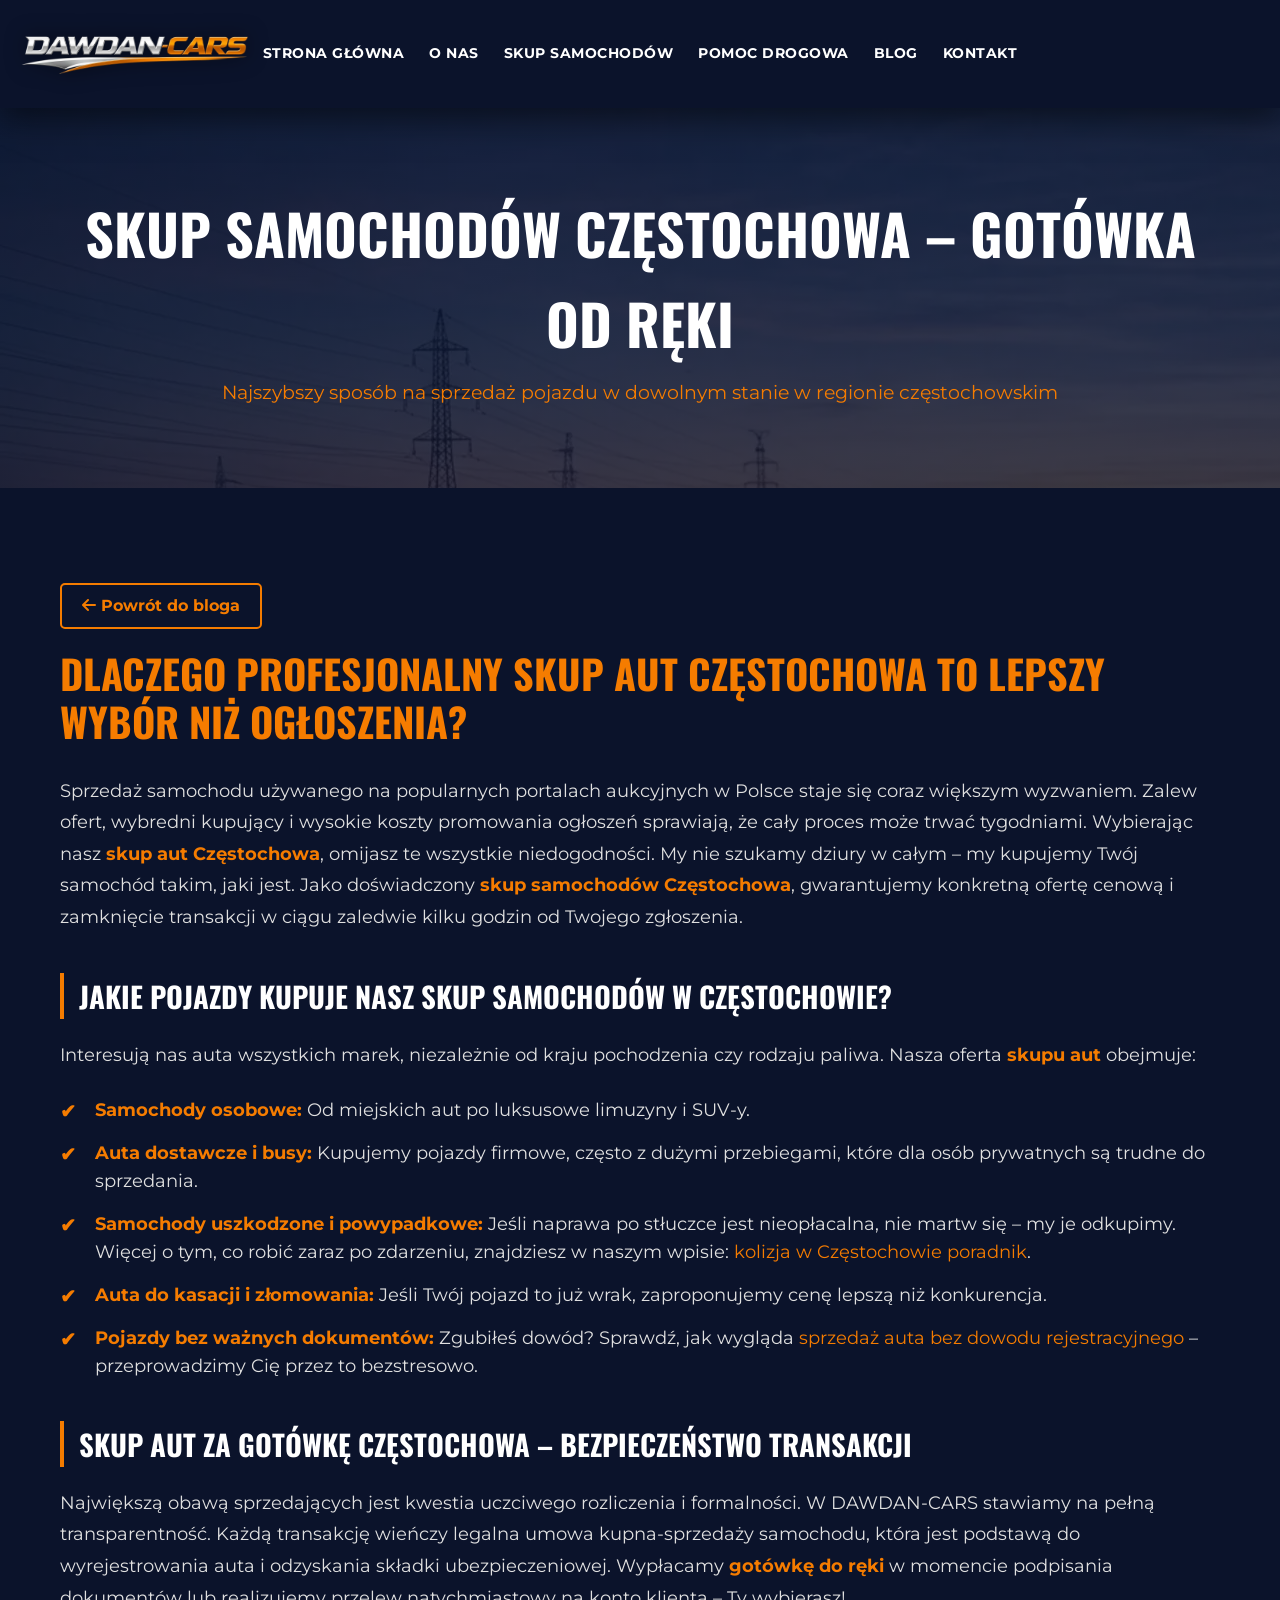
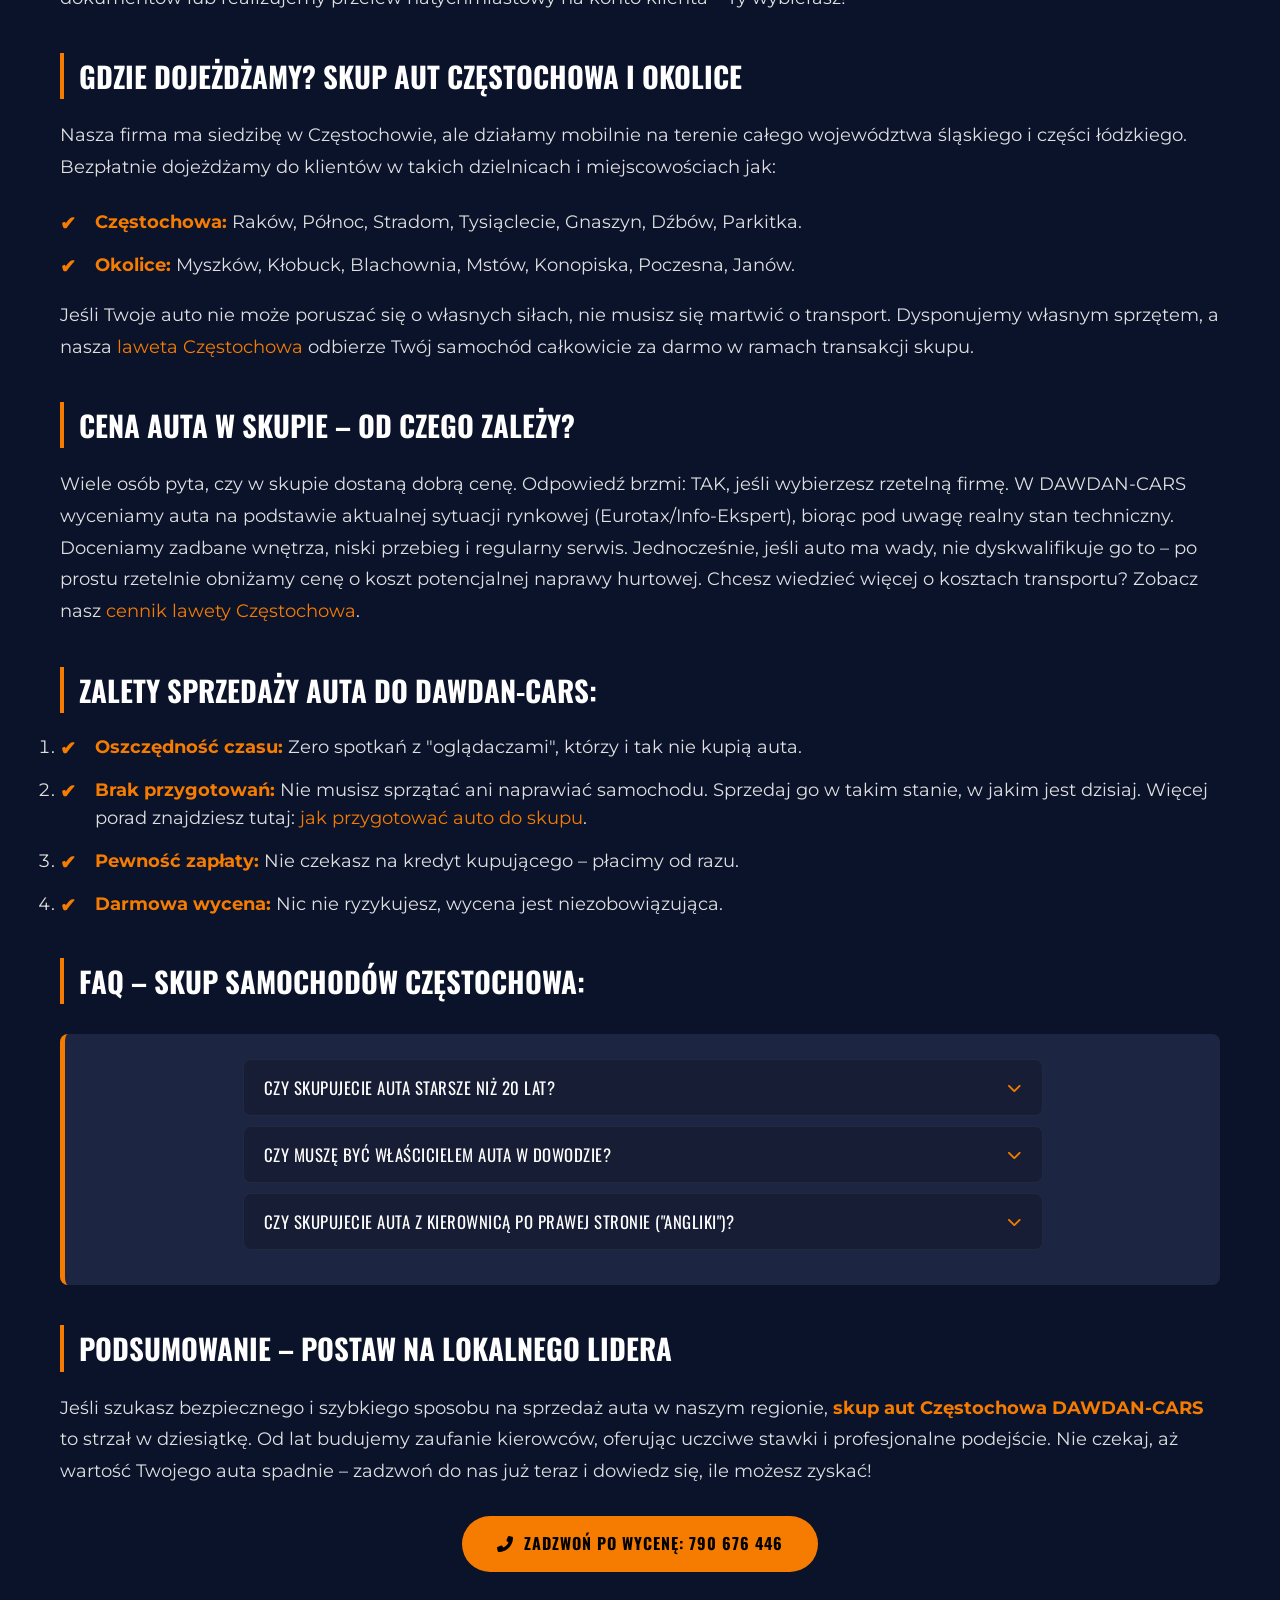
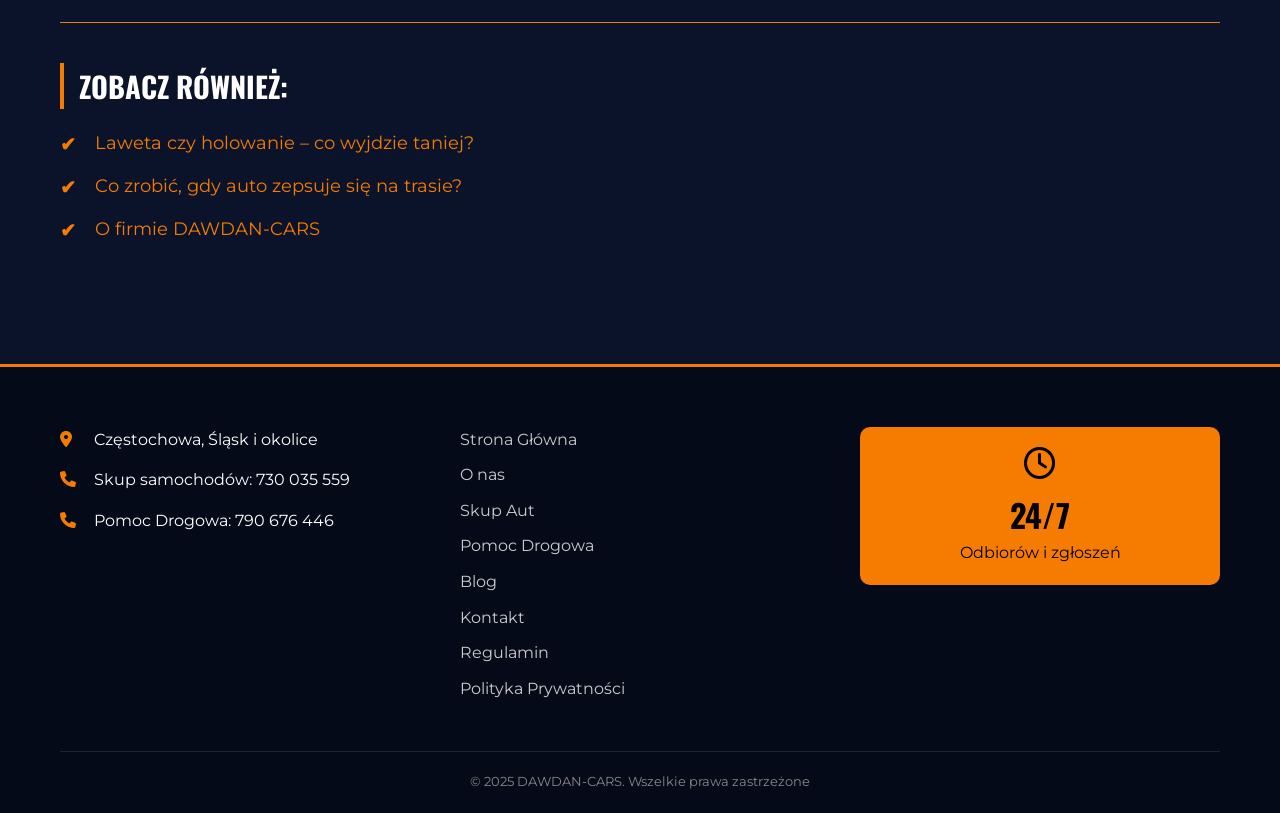
<file: skup-samochodow-czestochowa-gotowka.html>
<!DOCTYPE html>
<html lang="pl">
<head>
    <meta charset="UTF-8">
    <meta name="viewport" content="width=device-width, initial-scale=1.0">
    <title>Skup Samochodów Częstochowa za Gotówkę | DAWDAN-CARS 24h</title>
    <meta name="description" content="Szukasz rzetelnego skupu aut w Częstochowie? DAWDAN-CARS oferuje profesjonalny skup samochodów Częstochowa za gotówkę. Szybka wycena, darmowy dojazd i 100% legalności. Sprawdź cennik!">
    <link rel="canonical" href="https://dawdan-cars.pl/skup-samochodow-czestochowa-gotowka.html">

    <link rel="stylesheet" href="style.min.css" media="print" onload="this.media='all'">
    <link rel="stylesheet" href="critical.min.css">
    <noscript><link rel="stylesheet" href="style.min.css"></noscript>
    <link rel="preload" as="style" href="style.min.css">
    <link rel="preconnect" href="https://fonts.googleapis.com">
    <link rel="preconnect" href="https://fonts.gstatic.com" crossorigin>
    <link href="https://fonts.googleapis.com/css2?family=Montserrat:wght@400;700&family=Oswald:wght@500;700&display=swap" rel="stylesheet" media="print" onload="this.media='all'">
    <noscript><link href="https://fonts.googleapis.com/css2?family=Montserrat:wght@400;700&family=Oswald:wght@500;700&display=swap" rel="stylesheet"></noscript>
    <link rel="stylesheet" href="font-awesome.min.css" media="print" onload="this.media='all'">
    <link rel="icon" href="favicony/favicon.ico" type="image/x-icon">
    <script src="script.min.js" defer></script>
</head>
<body>
    <header>
        <div class="top-bar">
            <div class="container">
                <div class="logo">
                    <a href="index.html">
                        <img src="logo.webp" fetchpriority="high" alt="DAWDAN-CARS Częstochowa" width="349" height="60">
                    </a>
                </div>
                <nav>
                    <ul>
                        <li><a href="index.html">STRONA GŁÓWNA</a></li>
                        <li><a href="o-nas.html">O NAS</a></li>
                        <li><a href="skup-samochodow.html">SKUP SAMOCHODÓW</a></li>
                        <li><a href="laweta-pomoc-drogowa.html">POMOC DROGOWA</a></li>
                        <li><a href="blog.html">BLOG</a></li>
                        <li><a href="kontakt.html">KONTAKT</a></li>
                    </ul>
                </nav>
                <button class="menu-toggle" aria-label="Otwórz menu">
                    <span></span><span></span><span></span>
                </button>
            </div>
        </div>
    </header>
    <div class="overlay"></div>

    <section class="page-header" style="background: linear-gradient(rgba(11, 19, 43, 0.8), rgba(11, 19, 43, 0.8)), url('tlo.webp');">
        <div class="container">
            <h1>Skup Samochodów Częstochowa – Gotówka od Ręki</h1>
            <p>Najszybszy sposób na sprzedaż pojazdu w dowolnym stanie w regionie częstochowskim</p>
        </div>
    </section>

    <article class="about-content">
        <div class="container">
            <div class="seo-text-block" style="margin-bottom: 40px;">
                <a href="blog.html" class="btn-outline" style="display: inline-block; margin-bottom: 20px;"><i class="fas fa-arrow-left"></i> Powrót do bloga</a>

                <h2>Dlaczego profesjonalny skup aut Częstochowa to lepszy wybór niż ogłoszenia?</h2>
                <p>Sprzedaż samochodu używanego na popularnych portalach aukcyjnych w Polsce staje się coraz większym wyzwaniem. Zalew ofert, wybredni kupujący i wysokie koszty promowania ogłoszeń sprawiają, że cały proces może trwać tygodniami. Wybierając nasz <strong>skup aut Częstochowa</strong>, omijasz te wszystkie niedogodności. My nie szukamy dziury w całym – my kupujemy Twój samochód takim, jaki jest. Jako doświadczony <strong>skup samochodów Częstochowa</strong>, gwarantujemy konkretną ofertę cenową i zamknięcie transakcji w ciągu zaledwie kilku godzin od Twojego zgłoszenia.</p>

                <h3>Jakie pojazdy kupuje nasz skup samochodów w Częstochowie?</h3>
                <p>Interesują nas auta wszystkich marek, niezależnie od kraju pochodzenia czy rodzaju paliwa. Nasza oferta <strong>skupu aut</strong> obejmuje:</p>
                <ul>
                    <li><strong>Samochody osobowe:</strong> Od miejskich aut po luksusowe limuzyny i SUV-y.</li>
                    <li><strong>Auta dostawcze i busy:</strong> Kupujemy pojazdy firmowe, często z dużymi przebiegami, które dla osób prywatnych są trudne do sprzedania.</li>
                    <li><strong>Samochody uszkodzone i powypadkowe:</strong> Jeśli naprawa po stłuczce jest nieopłacalna, nie martw się – my je odkupimy. Więcej o tym, co robić zaraz po zdarzeniu, znajdziesz w naszym wpisie: <a href="kolizja-czestochowa-co-robic.html">kolizja w Częstochowie poradnik</a>.</li>
                    <li><strong>Auta do kasacji i złomowania:</strong> Jeśli Twój pojazd to już wrak, zaproponujemy cenę lepszą niż konkurencja.</li>
                    <li><strong>Pojazdy bez ważnych dokumentów:</strong> Zgubiłeś dowód? Sprawdź, jak wygląda <a href="sprzedaz-auta-bez-dowodu-rejestracyjnego.html">sprzedaż auta bez dowodu rejestracyjnego</a> – przeprowadzimy Cię przez to bezstresowo.</li>
                </ul>

                <h3>Skup aut za gotówkę Częstochowa – bezpieczeństwo transakcji</h3>
                <p>Największą obawą sprzedających jest kwestia uczciwego rozliczenia i formalności. W DAWDAN-CARS stawiamy na pełną transparentność. Każdą transakcję wieńczy legalna umowa kupna-sprzedaży samochodu, która jest podstawą do wyrejestrowania auta i odzyskania składki ubezpieczeniowej. Wypłacamy <strong>gotówkę do ręki</strong> w momencie podpisania dokumentów lub realizujemy przelew natychmiastowy na konto klienta – Ty wybierasz!</p>

                <h3>Gdzie dojeżdżamy? Skup aut Częstochowa i okolice</h3>
                <p>Nasza firma ma siedzibę w Częstochowie, ale działamy mobilnie na terenie całego województwa śląskiego i części łódzkiego. Bezpłatnie dojeżdżamy do klientów w takich dzielnicach i miejscowościach jak:</p>
                <ul>
                    <li><strong>Częstochowa:</strong> Raków, Północ, Stradom, Tysiąclecie, Gnaszyn, Dźbów, Parkitka.</li>
                    <li><strong>Okolice:</strong> Myszków, Kłobuck, Blachownia, Mstów, Konopiska, Poczesna, Janów.</li>
                </ul>
                <p>Jeśli Twoje auto nie może poruszać się o własnych siłach, nie musisz się martwić o transport. Dysponujemy własnym sprzętem, a nasza <a href="pomoc-drogowa-laweta-czestochowa-24h.html">laweta Częstochowa</a> odbierze Twój samochód całkowicie za darmo w ramach transakcji skupu.</p>

                <h3>Cena auta w skupie – od czego zależy?</h3>
                <p>Wiele osób pyta, czy w skupie dostaną dobrą cenę. Odpowiedź brzmi: TAK, jeśli wybierzesz rzetelną firmę. W DAWDAN-CARS wyceniamy auta na podstawie aktualnej sytuacji rynkowej (Eurotax/Info-Ekspert), biorąc pod uwagę realny stan techniczny. Doceniamy zadbane wnętrza, niski przebieg i regularny serwis. Jednocześnie, jeśli auto ma wady, nie dyskwalifikuje go to – po prostu rzetelnie obniżamy cenę o koszt potencjalnej naprawy hurtowej. Chcesz wiedzieć więcej o kosztach transportu? Zobacz nasz <a href="ile-kosztuje-laweta-czestochowa.html">cennik lawety Częstochowa</a>.</p>

                <h3>Zalety sprzedaży auta do DAWDAN-CARS:</h3>
                <ol>
                    <li><strong>Oszczędność czasu:</strong> Zero spotkań z "oglądaczami", którzy i tak nie kupią auta.</li>
                    <li><strong>Brak przygotowań:</strong> Nie musisz sprzątać ani naprawiać samochodu. Sprzedaj go w takim stanie, w jakim jest dzisiaj. Więcej porad znajdziesz tutaj: <a href="skup-aut-porady.html">jak przygotować auto do skupu</a>.</li>
                    <li><strong>Pewność zapłaty:</strong> Nie czekasz na kredyt kupującego – płacimy od razu.</li>
                    <li><strong>Darmowa wycena:</strong> Nic nie ryzykujesz, wycena jest niezobowiązująca.</li>
                </ol>

                <h3>FAQ – Skup Samochodów Częstochowa:</h3>
                <div class="faq-section-wrapper" style="margin: 30px 0; background: #1c2541; padding: 25px; border-radius: 8px; border-left: 5px solid #f57c00;"><div class="faq-list faq-accordion">
                    <div class="faq-item">
                        <button class="faq-question" aria-expanded="false">
                            <span>Czy skupujecie auta starsze niż 20 lat?</span>
                            <i class="fas fa-chevron-down"></i>
                        </button>
                        <div class="faq-answer">
                            <p>
                    Tak, skupujemy samochody z każdego rocznika. Nawet starsze pojazdy mają dla nas wartość jako źródło części lub surowców.</p>
                        </div>
                    </div>
                    <div class="faq-item">
                        <button class="faq-question" aria-expanded="false">
                            <span>Czy muszę być właścicielem auta w dowodzie?</span>
                            <i class="fas fa-chevron-down"></i>
                        </button>
                        <div class="faq-answer">
                            <p>
                    Tak, transakcji musi dokonać właściciel lub osoba posiadająca notarialne upoważnienie. Jeśli auto ma współwłaściciela, potrzebujemy zgody obu osób.</p>
                        </div>
                    </div>
                    <div class="faq-item">
                        <button class="faq-question" aria-expanded="false">
                            <span>Czy skupujecie auta z kierownicą po prawej stronie ("Angliki")?</span>
                            <i class="fas fa-chevron-down"></i>
                        </button>
                        <div class="faq-answer">
                            <p>
                    Tak, odkupujemy również samochody sprowadzone z Wielkiej Brytanii, zarówno na części, jak i do rejestracji po przekładce.</p>
                        </div>
                    </div></div></div>

                <h3>Podsumowanie – Postaw na lokalnego lidera</h3>
                <p>Jeśli szukasz bezpiecznego i szybkiego sposobu na sprzedaż auta w naszym regionie, <strong>skup aut Częstochowa DAWDAN-CARS</strong> to strzał w dziesiątkę. Od lat budujemy zaufanie kierowców, oferując uczciwe stawki i profesjonalne podejście. Nie czekaj, aż wartość Twojego auta spadnie – zadzwoń do nas już teraz i dowiedz się, ile możesz zyskać!</p>

                <div style="margin-top: 30px; text-align: center;">
                    <a href="tel:+48790676446" class="btn btn-primary"><i class="fas fa-phone-alt"></i> Zadzwoń po wycenę: 790 676 446</a>
                </div>

                <div class="related-posts" style="margin-top: 50px; border-top: 1px solid var(--primary-color); pt-30px;">
                    <h3>Zobacz również:</h3>
                    <ul>
                        <li><a href="laweta-porady.html">Laweta czy holowanie – co wyjdzie taniej?</a></li>
                        <li><a href="pomoc-drogowa-porady.html">Co zrobić, gdy auto zepsuje się na trasie?</a></li>
                        <li><a href="o-nas.html">O firmie DAWDAN-CARS</a></li>
                    </ul>
                </div>
            </div>
        </div>
    </article>

        <footer>
        <div class="container">
            <div class="footer-grid">
                <div class="footer-info">
                    <p><i class="fas fa-map-marker-alt"></i> Częstochowa, Śląsk i okolice</p>
                    <p><i class="fas fa-phone"></i> Skup samochodów: 730 035 559</p>
                    <p><i class="fas fa-phone"></i> Pomoc Drogowa: 790 676 446</p>
                </div>
                <div class="footer-links">
                    <ul>
                        <li><a href="index.html">Strona Główna</a></li><li><a href="o-nas.html">O nas</a></li><li><a href="skup-samochodow.html">Skup Aut</a></li><li><a href="laweta-pomoc-drogowa.html">Pomoc Drogowa</a></li><li><a href="blog.html">Blog</a></li><li><a href="kontakt.html">Kontakt</a></li>
                        <li><a href="#">Regulamin</a></li><li><a href="#">Polityka Prywatności</a></li>
                    </ul>
                </div>
                <div class="footer-hours">
                    <div class="hours-box">
                        <i class="far fa-clock"></i>
                        <span>24/7</span>
                        <p>Odbiorów i zgłoszeń</p>
                    </div>
                </div>
            </div>
            <div class="footer-bottom">
                <p>&copy; 2025 DAWDAN-CARS. Wszelkie prawa zastrzeżone</p>
            </div>
        </div>
    </footer>
</body>
</html>
</file>
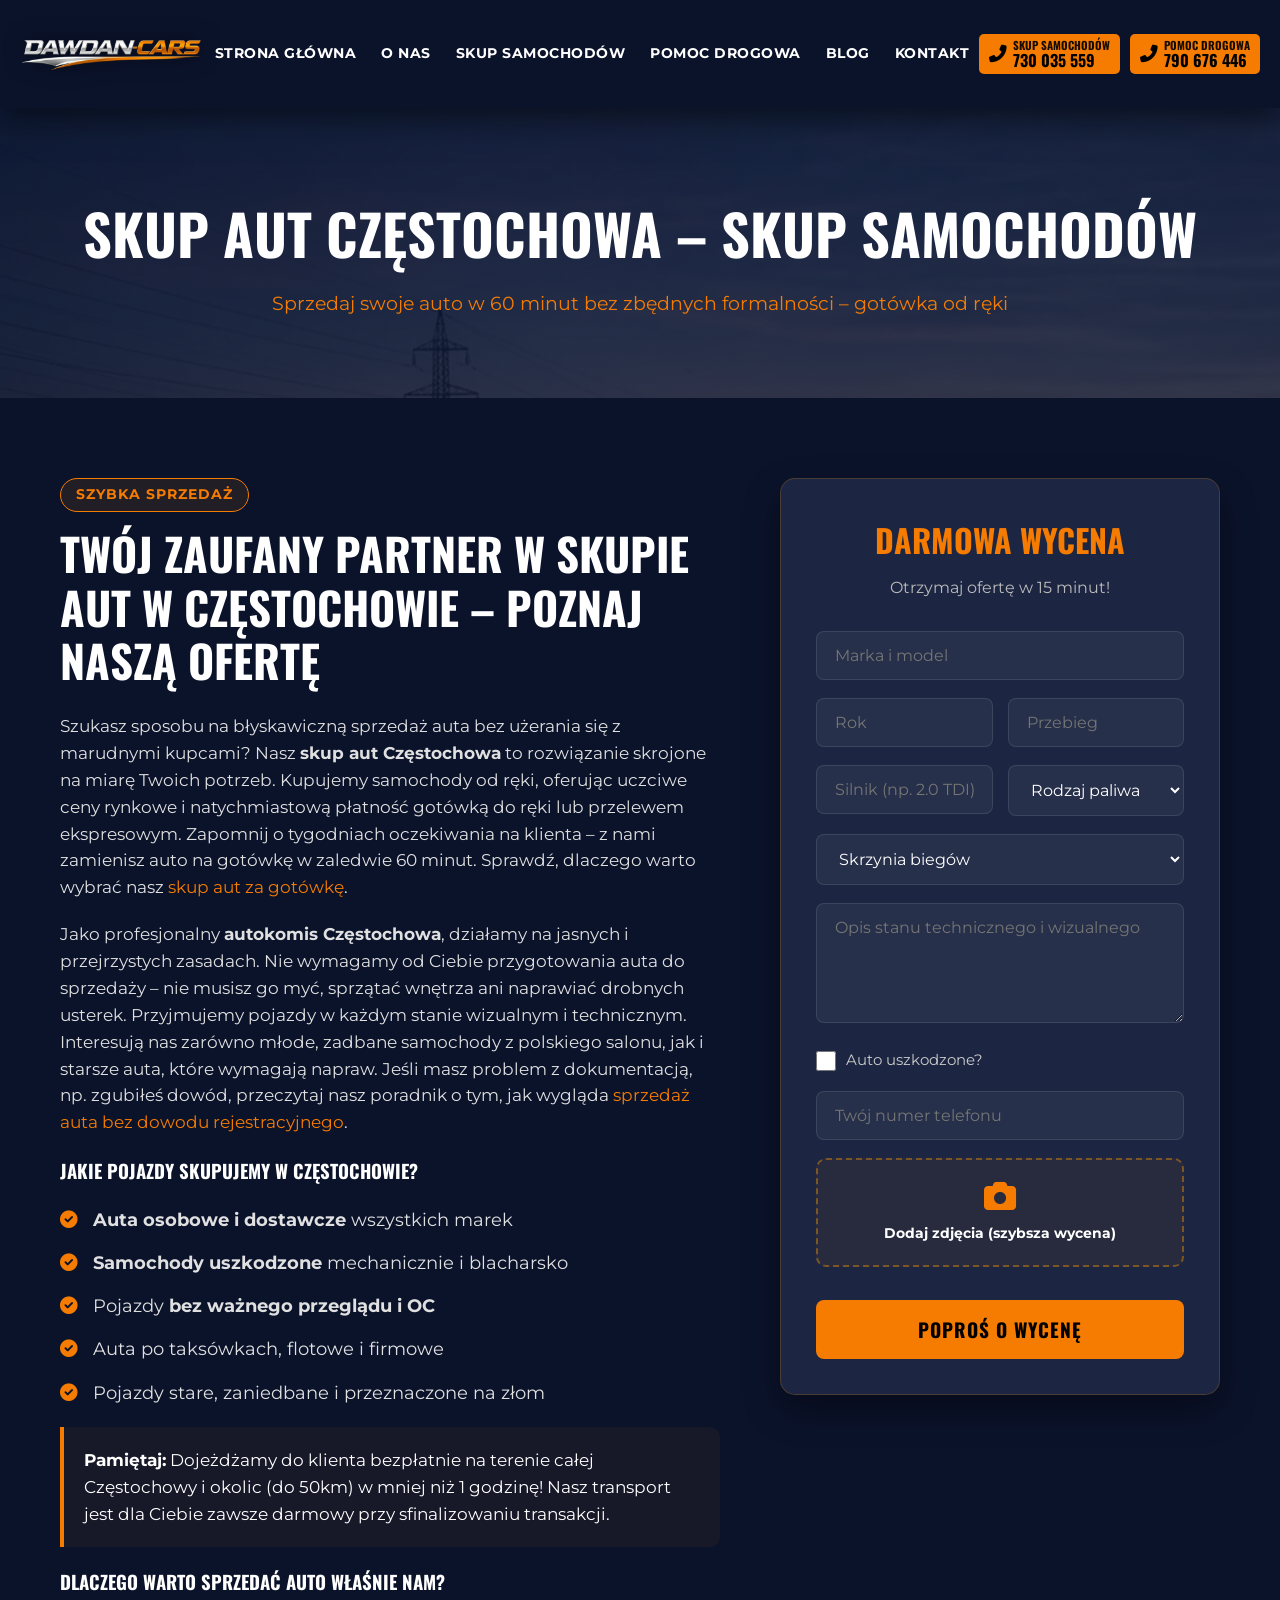
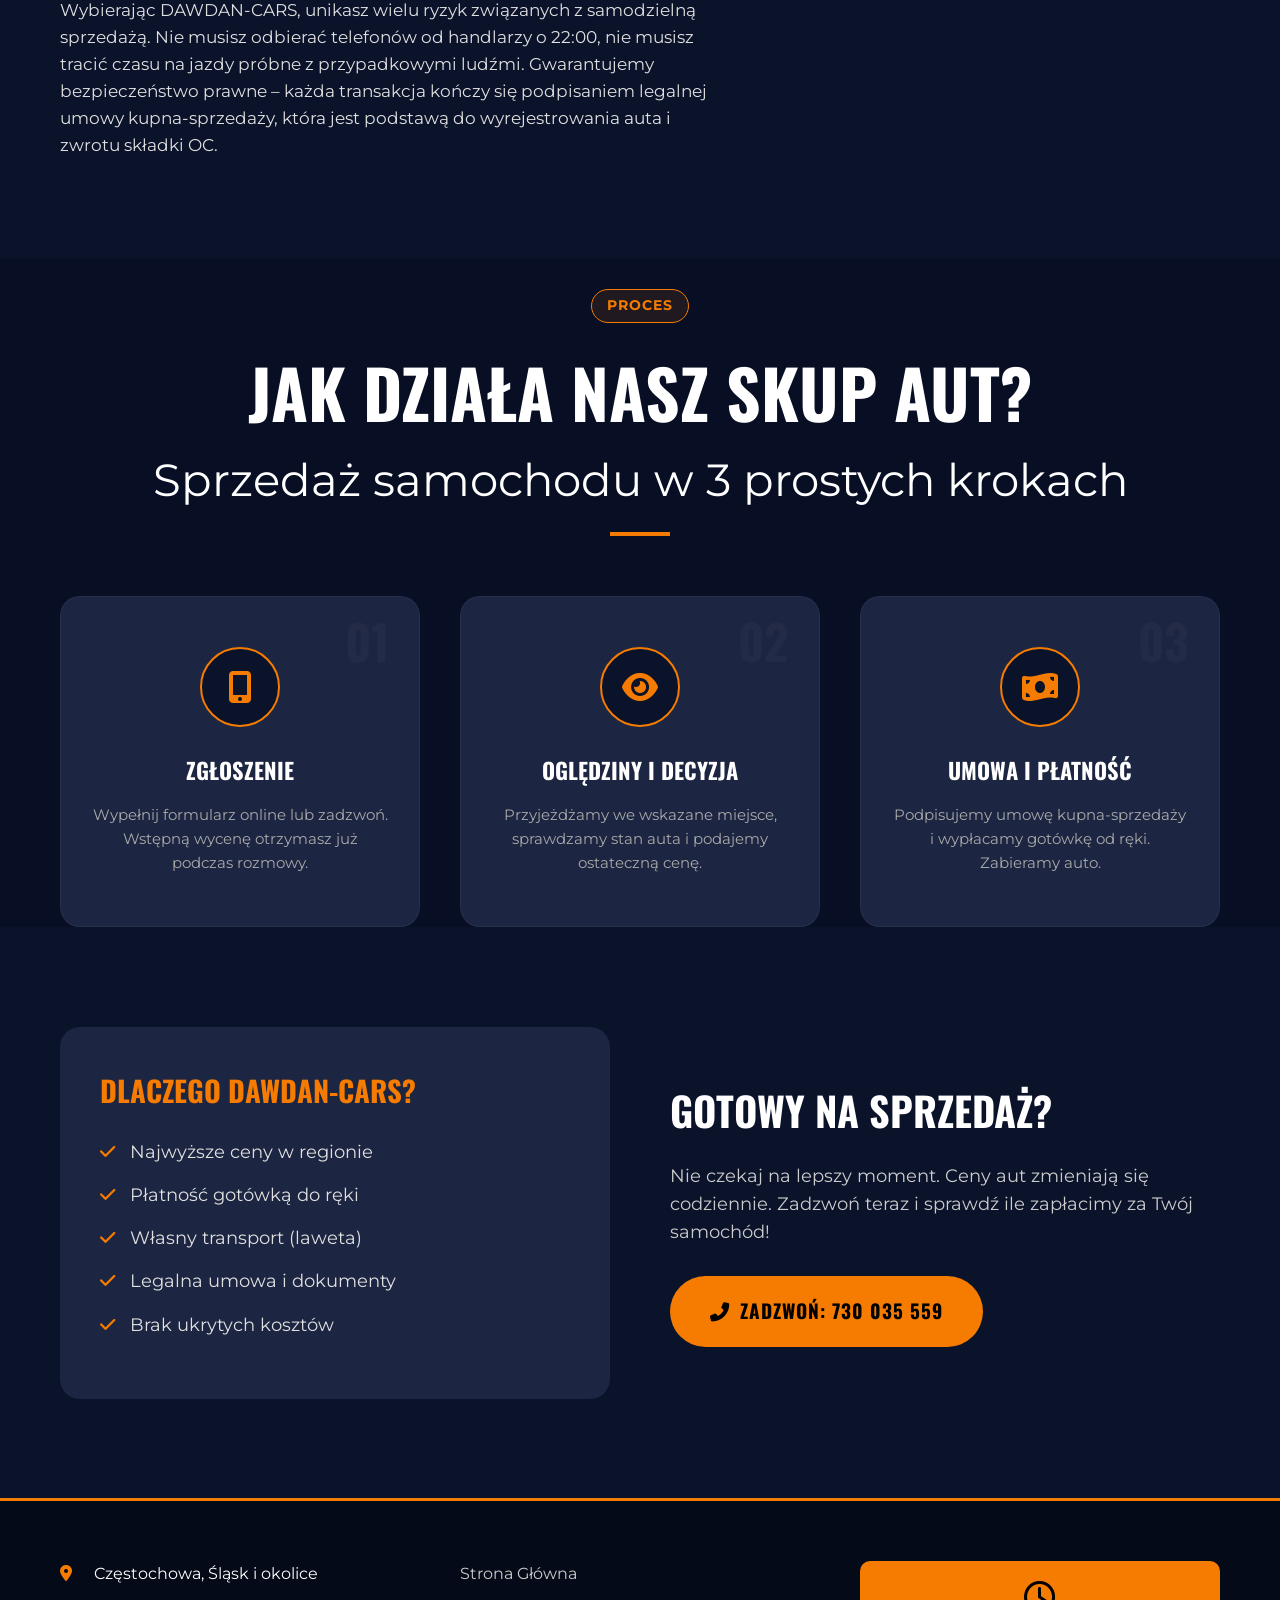
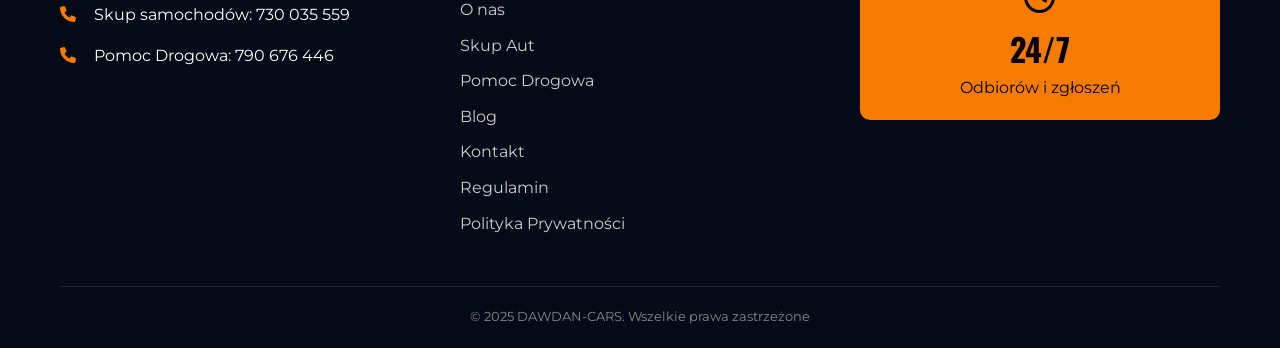
<file: skup-samochodow.html>
<!DOCTYPE html>
<html lang="pl">
<head>
    <meta charset="UTF-8">
    <meta name="viewport" content="width=device-width, initial-scale=1.0">
    <title>Skup Aut Częstochowa | Skup Samochodów za Gotówkę 24h</title>
    <meta name="description" content="Profesjonalny skup aut Częstochowa. Skupujemy samochody używane, uszkodzone i powypadkowe. Najlepszy skup samochodów Częstochowa – gotówka od ręki, dojazd gratis!">
    <link rel="canonical" href="https://dawdan-cars.pl/skup-samochodow.html">
<script type="application/ld+json">
{
  "@context": "https://schema.org",
  "@type": "LocalBusiness",
  "name": "DAWDAN-CARS - Skup Aut Częstochowa",
  "image": "https://dawdan-cars.pl/logo.webp",
  "@id": "https://dawdan-cars.pl/#business",
  "url": "https://dawdan-cars.pl/skup-samochodow.html",
  "telephone": "+48730035559",
  "address": {
    "@type": "PostalAddress",
    "streetAddress": "Częstochowa i okolice",
    "addressLocality": "Częstochowa",
    "postalCode": "42-200",
    "addressCountry": "PL"
  },
  "openingHoursSpecification": {
    "@type": "OpeningHoursSpecification",
    "dayOfWeek": [
      "Monday",
      "Tuesday",
      "Wednesday",
      "Thursday",
      "Friday",
      "Saturday",
      "Sunday"
    ],
    "opens": "00:00",
    "closes": "23:59"
  }
}
</script>




    <link rel="stylesheet" href="style.min.css" media="print" onload="this.media='all'">
    <link rel="stylesheet" href="critical.min.css">
    <noscript><link rel="stylesheet" href="style.min.css"></noscript>
    <link rel="preload" as="style" href="style.min.css">
    <link rel="preconnect" href="https://fonts.googleapis.com">
    <link rel="preconnect" href="https://fonts.gstatic.com" crossorigin>
    <link href="https://fonts.googleapis.com/css2?family=Montserrat:wght@400;700&family=Oswald:wght@500;700&display=swap" rel="stylesheet" media="print" onload="this.media='all'">
    <noscript><link href="https://fonts.googleapis.com/css2?family=Montserrat:wght@400;700&family=Oswald:wght@500;700&display=swap" rel="stylesheet"></noscript>
    <link rel="stylesheet" href="font-awesome.min.css" media="print" onload="this.media='all'">
    <noscript><link rel="stylesheet" href="font-awesome.min.css"></noscript>
    <!-- NOWE -->
    <link rel="preload" as="image" href="tlo.webp" fetchpriority="high" type="image/webp">

    <!-- ICONS -->
    <link rel="icon" href="favicony/favicon.ico" type="image/x-icon">
    <link rel="shortcut icon" href="favicony/favicon.ico" type="image/x-icon">
    <link rel="icon" href="favicony/favicon.ico" sizes="any">
    <link rel="icon" type="image/png" sizes="16x16" href="favicony/favicon-16x16.png">
    <link rel="icon" type="image/png" sizes="32x32" href="favicony/favicon-32x32.png">
    <link rel="icon" type="image/png" sizes="48x48" href="favicony/favicon-48x48.png">
    <link rel="icon" type="image/png" sizes="64x64" href="favicony/favicon-64x64.png">
    <link rel="icon" type="image/png" sizes="192x192" href="favicony/favicon-192x192.png">
    <link rel="icon" type="image/png" sizes="512x512" href="favicony/favicon-512x512.png">
    <link rel="apple-touch-icon" sizes="180x180" href="favicony/favicon-180x180.png">
    <script src="script.min.js" defer></script>
</head>
<body>
    <header>
        <div class="top-bar">
            <div class="container">
                <div class="logo">
                    <a href="index.html">
                        <img src="logo.webp" fetchpriority="high" alt="Skup Aut Częstochowa - Skup Samochodów za Gotówkę" width="349" height="60">
                    </a>
                </div>
                <nav>
                    <ul>
                        <li><a href="index.html">STRONA GŁÓWNA</a></li>
                        <li><a href="o-nas.html">O NAS</a></li>
                        <li><a href="skup-samochodow.html">SKUP SAMOCHODÓW</a></li>
                        <li><a href="laweta-pomoc-drogowa.html">POMOC DROGOWA</a></li>
                        <li><a href="blog.html">BLOG</a></li>
                        <li><a href="kontakt.html">KONTAKT</a></li>
                    </ul>
                    <div class="header-cta mobile-only">
                        <a href="tel:+48730035559" class="btn-call">
                            <i class="fas fa-phone-alt"></i>
                            <span>
                                <span class="btn-label">SKUP SAMOCHODÓW</span>
                                <span class="btn-number">730 035 559</span>
                            </span>
                        </a>
                        <a href="tel:+48790676446" class="btn-call">
                            <i class="fas fa-phone-alt"></i>
                            <span>
                                <span class="btn-label">POMOC DROGOWA</span>
                                <span class="btn-number">790 676 446</span>
                            </span>
                        </a>
                    </div>
                </nav>
                <div class="header-cta desktop-only">
                    <a href="tel:+48730035559" class="btn-call">
                        <i class="fas fa-phone-alt"></i>
                        <span>
                            <span class="btn-label">SKUP SAMOCHODÓW</span>
                            <span class="btn-number">730 035 559</span>
                        </span>
                    </a>
                    <a href="tel:+48790676446" class="btn-call">
                        <i class="fas fa-phone-alt"></i>
                        <span>
                            <span class="btn-label">POMOC DROGOWA</span>
                            <span class="btn-number">790 676 446</span>
                        </span>
                    </a>
                </div>
                <button class="menu-toggle" aria-label="Otwórz menu">
                    <span></span>
                    <span></span>
                    <span></span>
                </button>
            </div>
        </div>
    </header>
    <div class="overlay"></div>

    <section class="page-header" style="background: linear-gradient(rgba(11, 19, 43, 0.8), rgba(11, 19, 43, 0.8)), url('tlo.webp');">
        <div class="container">
            <h1>SKUP AUT CZĘSTOCHOWA – SKUP SAMOCHODÓW</h1>
            <p>Sprzedaj swoje auto w 60 minut bez zbędnych formalności – gotówka od ręki</p>
        </div>
    </section>

    <section class="service-details">
        <div class="container">
            <div class="service-grid">
                <div class="service-text" data-aos-custom="fade-right">
                    <span class="section-badge">SZYBKA SPRZEDAŻ</span>
                    <h2>Twój zaufany partner w skupie aut w Częstochowie – Poznaj naszą ofertę</h2>
                    <p>Szukasz sposobu na błyskawiczną sprzedaż auta bez użerania się z marudnymi kupcami? Nasz <strong>skup aut Częstochowa</strong> to rozwiązanie skrojone na miarę Twoich potrzeb. Kupujemy samochody od ręki, oferując uczciwe ceny rynkowe i natychmiastową płatność gotówką do ręki lub przelewem ekspresowym. Zapomnij o tygodniach oczekiwania na klienta – z nami zamienisz auto na gotówkę w zaledwie 60 minut. Sprawdź, dlaczego warto wybrać nasz <a href="skup-samochodow-czestochowa-gotowka.html">skup aut za gotówkę</a>.</p>

                    <p>Jako profesjonalny <strong>autokomis Częstochowa</strong>, działamy na jasnych i przejrzystych zasadach. Nie wymagamy od Ciebie przygotowania auta do sprzedaży – nie musisz go myć, sprzątać wnętrza ani naprawiać drobnych usterek. Przyjmujemy pojazdy w każdym stanie wizualnym i technicznym. Interesują nas zarówno młode, zadbane samochody z polskiego salonu, jak i starsze auta, które wymagają napraw. Jeśli masz problem z dokumentacją, np. zgubiłeś dowód, przeczytaj nasz poradnik o tym, jak wygląda <a href="sprzedaz-auta-bez-dowodu-rejestracyjnego.html">sprzedaż auta bez dowodu rejestracyjnego</a>.</p>

                    <h3>Jakie pojazdy skupujemy w Częstochowie?</h3>
                    <ul class="check-list">
                        <li><i class="fas fa-check-circle"></i> <strong>Auta osobowe i dostawcze</strong> wszystkich marek</li>
                        <li><i class="fas fa-check-circle"></i> <strong>Samochody uszkodzone</strong> mechanicznie i blacharsko</li>
                        <li><i class="fas fa-check-circle"></i> Pojazdy <strong>bez ważnego przeglądu i OC</strong></li>
                        <li><i class="fas fa-check-circle"></i> Auta po taksówkach, flotowe i firmowe</li>
                        <li><i class="fas fa-check-circle"></i> Pojazdy stare, zaniedbane i przeznaczone na złom</li>
                    </ul>

                    <div class="highlight-box">
                        <p><strong>Pamiętaj:</strong> Dojeżdżamy do klienta bezpłatnie na terenie całej Częstochowy i okolic (do 50km) w mniej niż 1 godzinę! Nasz transport jest dla Ciebie zawsze darmowy przy sfinalizowaniu transakcji.</p>
                    </div>

                    <h3>Dlaczego warto sprzedać auto właśnie nam?</h3>
                    <p>Wybierając DAWDAN-CARS, unikasz wielu ryzyk związanych z samodzielną sprzedażą. Nie musisz odbierać telefonów od handlarzy o 22:00, nie musisz tracić czasu na jazdy próbne z przypadkowymi ludźmi. Gwarantujemy bezpieczeństwo prawne – każda transakcja kończy się podpisaniem legalnej umowy kupna-sprzedaży, która jest podstawą do wyrejestrowania auta i zwrotu składki OC.</p>
                </div>
                <div class="service-valuation" data-aos-custom="fade-left">
                    <div class="form-card">
                        <h2>DARMOWA WYCENA</h2>
                        <p class="form-subtitle">Otrzymaj ofertę w 15 minut!</p>
                        <form id="valuation-form" class="styled-form" enctype="multipart/form-data" method="post" action="send.php">
                            <input type="text" name="website" style="display:none">
                            <input type="hidden" name="form-type" value="valuation">

                            <div class="form-group">
                                <input type="text" name="brand-model" placeholder="Marka i model" required aria-label="Marka i model">
                            </div>

                            <div class="form-row">
                                <div class="form-group">
                                    <input type="number" name="year" placeholder="Rok" required aria-label="Rok produkcji">
                                </div>
                                <div class="form-group">
                                    <input type="number" name="mileage" placeholder="Przebieg" required aria-label="Przebieg">
                                </div>
                            </div>

                            <div class="form-row">
                                <div class="form-group">
                                    <input type="text" name="engine" placeholder="Silnik (np. 2.0 TDI)" aria-label="Silnik">
                                </div>
                                <div class="form-group">
                                    <select name="fuel" required aria-label="Rodzaj paliwa">
                                        <option value="">Rodzaj paliwa</option>
                                        <option>Benzyna</option>
                                        <option>Diesel</option>
                                        <option>LPG</option>
                                        <option>Hybryda/Elektryczny</option>
                                    </select>
                                </div>
                            </div>

                            <div class="form-group">
                                <select name="gearbox" aria-label="Skrzynia biegów">
                                    <option value="">Skrzynia biegów</option>
                                    <option>Manualna</option>
                                    <option>Automatyczna</option>
                                </select>
                            </div>

                            <div class="form-group">
                                <textarea name="description" placeholder="Opis stanu technicznego i wizualnego" aria-label="Opis"></textarea>
                            </div>

                            <div class="form-group checkbox-group">
                                <label>
                                    <input type="checkbox" name="damaged">
                                    <span>Auto uszkodzone?</span>
                                </label>
                            </div>

                            <div class="form-group">
                                <input type="tel" name="phone" placeholder="Twój numer telefonu" required aria-label="Numer telefonu">
                            </div>

                            <div class="form-group file-upload-wrapper">
                                <label for="car-photos" class="file-upload-label">
                                    <i class="fas fa-camera"></i>
                                    <span>Dodaj zdjęcia (szybsza wycena)</span>
                                </label>
                                <input type="file" id="car-photos" name="photos[]" accept="image/*" multiple hidden>
                                <div id="file-preview-container" class="file-preview-grid"></div>
                            </div>

                            <button type="submit" class="btn-submit">POPROŚ O WYCENĘ</button>
                            <div id="form-message" class="form-message"></div>
                        </form>
                    </div>
                </div>
            </div>
        </div>
    </section>

    <section class="process-section bg-alt">
        <div class="container">
            <div class="section-title centered" data-aos-custom="fade-up">
                <span class="section-badge">PROCES</span>
                <h2>Jak działa nasz skup aut?</h2>
                <p>Sprzedaż samochodu w 3 prostych krokach</p>
            </div>
            <div class="process-grid">
                <div class="process-step" data-aos-custom="fade-up" data-aos-delay="100">
                    <div class="step-number">01</div>
                    <div class="step-icon"><i class="fas fa-mobile-alt"></i></div>
                    <h3>Zgłoszenie</h3>
                    <p>Wypełnij formularz online lub zadzwoń. Wstępną wycenę otrzymasz już podczas rozmowy.</p>
                </div>
                <div class="process-step" data-aos-custom="fade-up" data-aos-delay="200">
                    <div class="step-number">02</div>
                    <div class="step-icon"><i class="fas fa-eye"></i></div>
                    <h3>Oględziny i Decyzja</h3>
                    <p>Przyjeżdżamy we wskazane miejsce, sprawdzamy stan auta i podajemy ostateczną cenę.</p>
                </div>
                <div class="process-step" data-aos-custom="fade-up" data-aos-delay="300">
                    <div class="step-number">03</div>
                    <div class="step-icon"><i class="fas fa-money-bill-wave"></i></div>
                    <h3>Umowa i Płatność</h3>
                    <p>Podpisujemy umowę kupna-sprzedaży i wypłacamy gotówkę od ręki. Zabieramy auto.</p>
                </div>
            </div>
        </div>
    </section>

    <section class="benefits-grid-section">
        <div class="container">
            <div class="grid-layout">
                <div class="benefit-card" data-aos-custom="fade-right">
                    <h3>Dlaczego DAWDAN-CARS?</h3>
                    <ul class="check-list">
                        <li><i class="fas fa-check"></i> Najwyższe ceny w regionie</li>
                        <li><i class="fas fa-check"></i> Płatność gotówką do ręki</li>
                        <li><i class="fas fa-check"></i> Własny transport (laweta)</li>
                        <li><i class="fas fa-check"></i> Legalna umowa i dokumenty</li>
                        <li><i class="fas fa-check"></i> Brak ukrytych kosztów</li>
                    </ul>
                </div>
                <div class="benefit-cta" data-aos-custom="fade-left">
                    <h2>Gotowy na sprzedaż?</h2>
                    <p>Nie czekaj na lepszy moment. Ceny aut zmieniają się codziennie. Zadzwoń teraz i sprawdź ile zapłacimy za Twój samochód!</p>
                    <a href="tel:+48730035559" class="btn btn-primary btn-large">
                        <i class="fas fa-phone-alt"></i> ZADZWOŃ: 730 035 559
                    </a>
                </div>
            </div>
        </div>
    </section>

    <footer>
        <div class="container">
            <div class="footer-grid">
                <div class="footer-info">
                    <p><i class="fas fa-map-marker-alt"></i> Częstochowa, Śląsk i okolice</p>
                    <p><i class="fas fa-phone"></i> Skup samochodów: 730 035 559</p>
                    <p><i class="fas fa-phone"></i> Pomoc Drogowa: 790 676 446</p>
                </div>
                <div class="footer-links">
                    <ul>
                        <li><a href="index.html">Strona Główna</a></li><li><a href="o-nas.html">O nas</a></li><li><a href="skup-samochodow.html">Skup Aut</a></li><li><a href="laweta-pomoc-drogowa.html">Pomoc Drogowa</a></li><li><a href="blog.html">Blog</a></li><li><a href="kontakt.html">Kontakt</a></li>
                        <li><a href="#">Regulamin</a></li><li><a href="#">Polityka Prywatności</a></li>
                    </ul>
                </div>
                <div class="footer-hours">
                    <div class="hours-box">
                        <i class="far fa-clock"></i>
                        <span>24/7</span>
                        <p>Odbiorów i zgłoszeń</p>
                    </div>
                </div>
            </div>
            <div class="footer-bottom">
                <p>&copy; 2025 DAWDAN-CARS. Wszelkie prawa zastrzeżone</p>
            </div>
        </div>
    </footer>

</body>
</html>
</file>
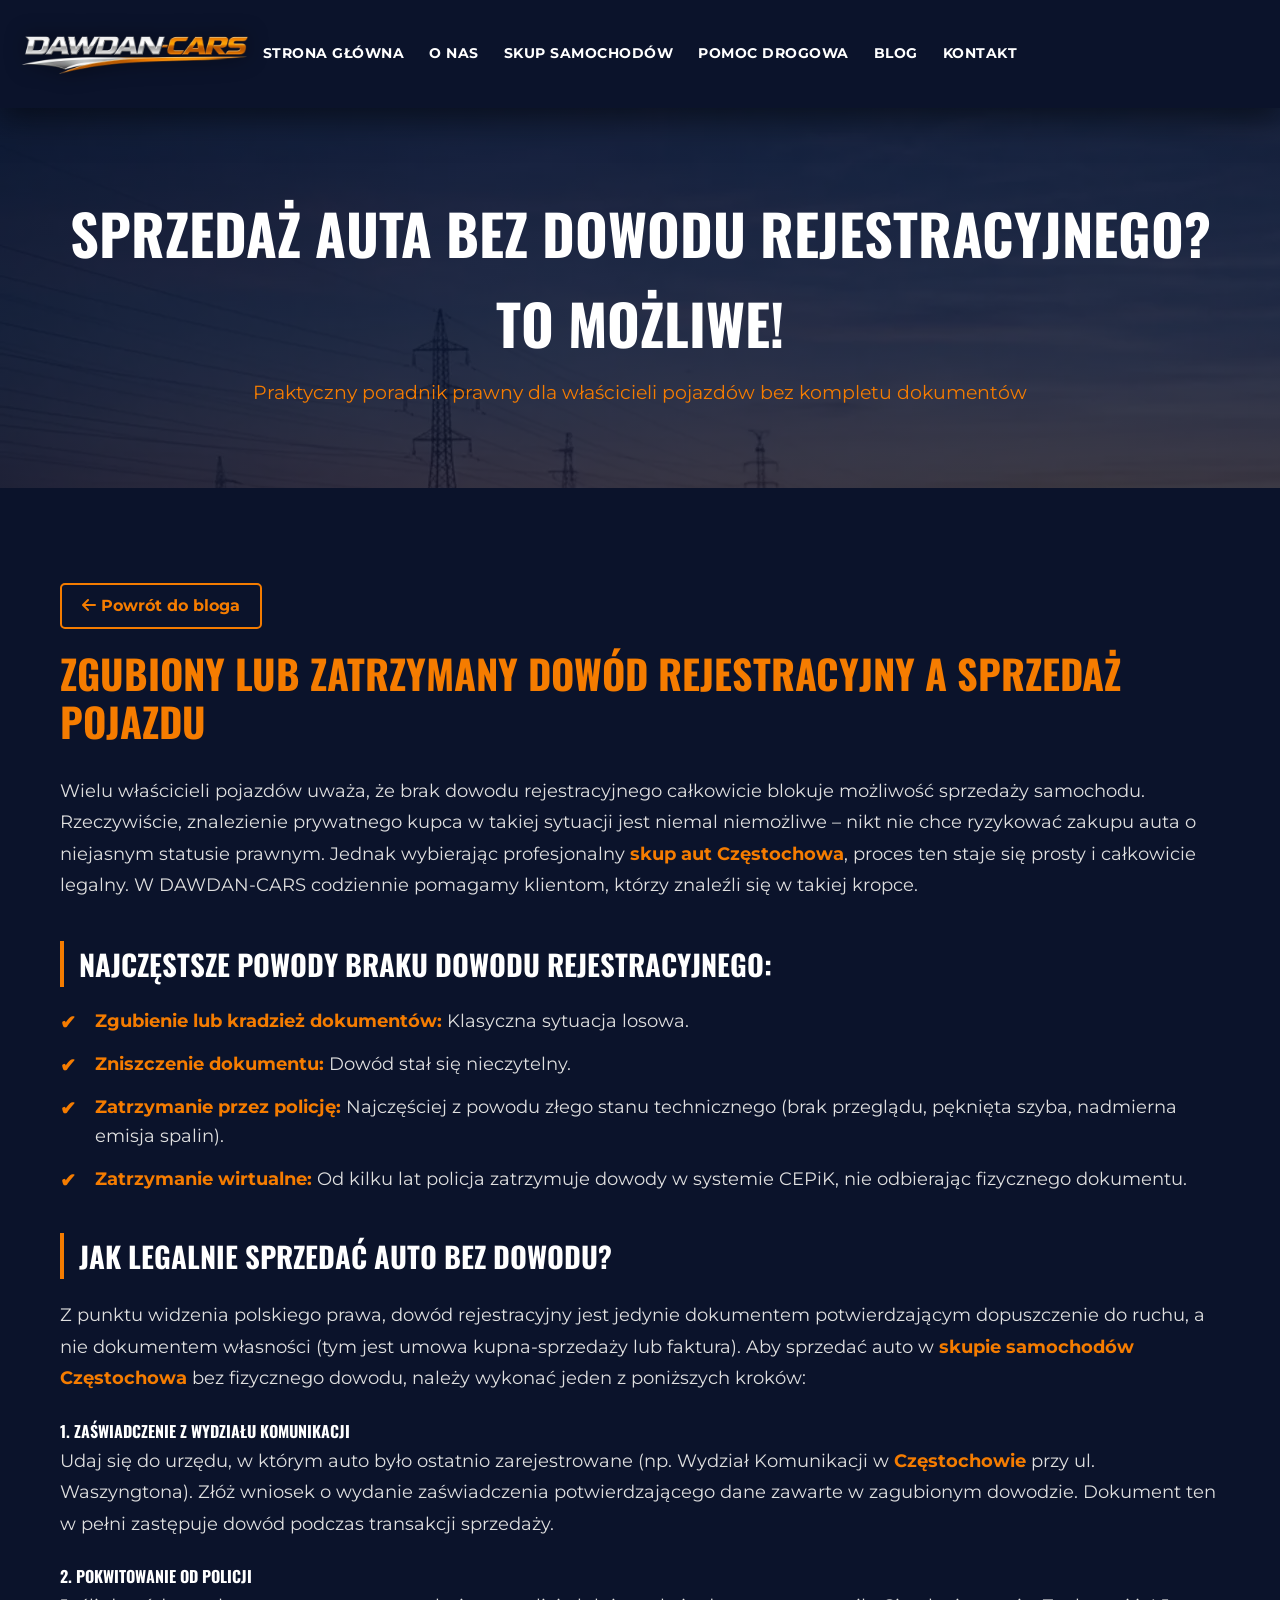
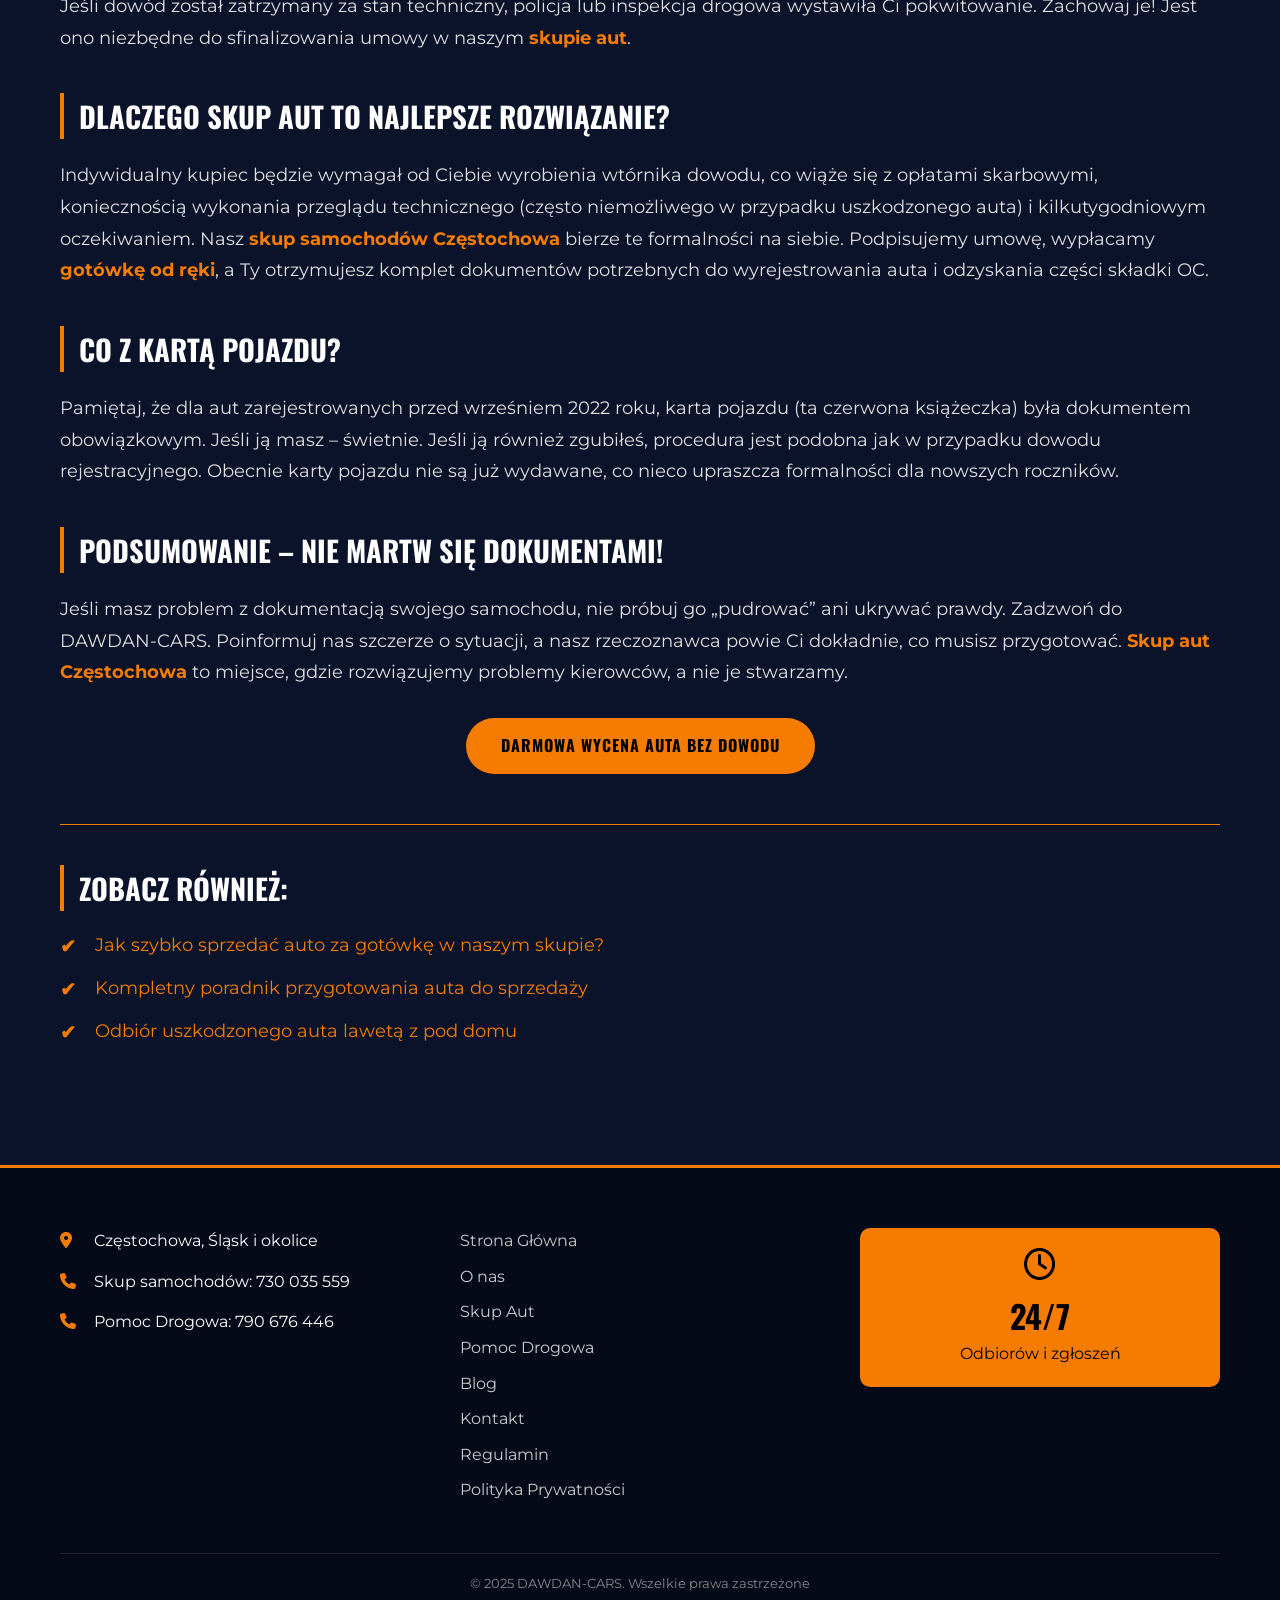
<file: sprzedaz-auta-bez-dowodu-rejestracyjnego.html>
<!DOCTYPE html>
<html lang="pl">
<head>
    <meta charset="UTF-8">
    <meta name="viewport" content="width=device-width, initial-scale=1.0">
    <title>Sprzedaż auta bez dowodu rejestracyjnego? To możliwe! | DAWDAN-CARS</title>
    <meta name="description" content="Zgubiłeś dowód rejestracyjny i chcesz sprzedać auto? Przeczytaj jak to zrobić zgodnie z prawem. Skup aut Częstochowa kupuje samochody bez dokumentów za gotówkę.">
    <link rel="canonical" href="https://dawdan-cars.pl/sprzedaz-auta-bez-dowodu-rejestracyjnego.html">

    <link rel="stylesheet" href="style.min.css" media="print" onload="this.media='all'">
    <link rel="stylesheet" href="critical.min.css">
    <noscript><link rel="stylesheet" href="style.min.css"></noscript>
    <link rel="preload" as="style" href="style.min.css">
    <link rel="preconnect" href="https://fonts.googleapis.com">
    <link rel="preconnect" href="https://fonts.gstatic.com" crossorigin>
    <link href="https://fonts.googleapis.com/css2?family=Montserrat:wght@400;700&family=Oswald:wght@500;700&display=swap" rel="stylesheet" media="print" onload="this.media='all'">
    <noscript><link href="https://fonts.googleapis.com/css2?family=Montserrat:wght@400;700&family=Oswald:wght@500;700&display=swap" rel="stylesheet"></noscript>
    <link rel="stylesheet" href="font-awesome.min.css" media="print" onload="this.media='all'">
    <link rel="icon" href="favicony/favicon.ico" type="image/x-icon">
    <script src="script.min.js" defer></script>
</head>
<body>
    <header>
        <div class="top-bar">
            <div class="container">
                <div class="logo">
                    <a href="index.html">
                        <img src="logo.webp" fetchpriority="high" alt="DAWDAN-CARS Częstochowa" width="349" height="60">
                    </a>
                </div>
                <nav>
                    <ul>
                        <li><a href="index.html">STRONA GŁÓWNA</a></li>
                        <li><a href="o-nas.html">O NAS</a></li>
                        <li><a href="skup-samochodow.html">SKUP SAMOCHODÓW</a></li>
                        <li><a href="laweta-pomoc-drogowa.html">POMOC DROGOWA</a></li>
                        <li><a href="blog.html">BLOG</a></li>
                        <li><a href="kontakt.html">KONTAKT</a></li>
                    </ul>
                </nav>
                <button class="menu-toggle" aria-label="Otwórz menu">
                    <span></span><span></span><span></span>
                </button>
            </div>
        </div>
    </header>
    <div class="overlay"></div>

    <section class="page-header" style="background: linear-gradient(rgba(11, 19, 43, 0.8), rgba(11, 19, 43, 0.8)), url('tlo.webp');">
        <div class="container">
            <h1>Sprzedaż auta bez dowodu rejestracyjnego? To możliwe!</h1>
            <p>Praktyczny poradnik prawny dla właścicieli pojazdów bez kompletu dokumentów</p>
        </div>
    </section>

    <article class="about-content">
        <div class="container">
            <div class="seo-text-block" style="margin-bottom: 40px;">
                <a href="blog.html" class="btn-outline" style="display: inline-block; margin-bottom: 20px;"><i class="fas fa-arrow-left"></i> Powrót do bloga</a>

                <h2>Zgubiony lub zatrzymany dowód rejestracyjny a sprzedaż pojazdu</h2>
                <p>Wielu właścicieli pojazdów uważa, że brak dowodu rejestracyjnego całkowicie blokuje możliwość sprzedaży samochodu. Rzeczywiście, znalezienie prywatnego kupca w takiej sytuacji jest niemal niemożliwe – nikt nie chce ryzykować zakupu auta o niejasnym statusie prawnym. Jednak wybierając profesjonalny <strong>skup aut Częstochowa</strong>, proces ten staje się prosty i całkowicie legalny. W DAWDAN-CARS codziennie pomagamy klientom, którzy znaleźli się w takiej kropce.</p>

                <h3>Najczęstsze powody braku dowodu rejestracyjnego:</h3>
                <ul>
                    <li><strong>Zgubienie lub kradzież dokumentów:</strong> Klasyczna sytuacja losowa.</li>
                    <li><strong>Zniszczenie dokumentu:</strong> Dowód stał się nieczytelny.</li>
                    <li><strong>Zatrzymanie przez policję:</strong> Najczęściej z powodu złego stanu technicznego (brak przeglądu, pęknięta szyba, nadmierna emisja spalin).</li>
                    <li><strong>Zatrzymanie wirtualne:</strong> Od kilku lat policja zatrzymuje dowody w systemie CEPiK, nie odbierając fizycznego dokumentu.</li>
                </ul>

                <h3>Jak legalnie sprzedać auto bez dowodu?</h3>
                <p>Z punktu widzenia polskiego prawa, dowód rejestracyjny jest jedynie dokumentem potwierdzającym dopuszczenie do ruchu, a nie dokumentem własności (tym jest umowa kupna-sprzedaży lub faktura). Aby sprzedać auto w <strong>skupie samochodów Częstochowa</strong> bez fizycznego dowodu, należy wykonać jeden z poniższych kroków:</p>

                <h4>1. Zaświadczenie z Wydziału Komunikacji</h4>
                <p>Udaj się do urzędu, w którym auto było ostatnio zarejestrowane (np. Wydział Komunikacji w <strong>Częstochowie</strong> przy ul. Waszyngtona). Złóż wniosek o wydanie zaświadczenia potwierdzającego dane zawarte w zagubionym dowodzie. Dokument ten w pełni zastępuje dowód podczas transakcji sprzedaży.</p>

                <h4>2. Pokwitowanie od Policji</h4>
                <p>Jeśli dowód został zatrzymany za stan techniczny, policja lub inspekcja drogowa wystawiła Ci pokwitowanie. Zachowaj je! Jest ono niezbędne do sfinalizowania umowy w naszym <strong>skupie aut</strong>.</p>

                <h3>Dlaczego skup aut to najlepsze rozwiązanie?</h3>
                <p>Indywidualny kupiec będzie wymagał od Ciebie wyrobienia wtórnika dowodu, co wiąże się z opłatami skarbowymi, koniecznością wykonania przeglądu technicznego (często niemożliwego w przypadku uszkodzonego auta) i kilkutygodniowym oczekiwaniem. Nasz <strong>skup samochodów Częstochowa</strong> bierze te formalności na siebie. Podpisujemy umowę, wypłacamy <strong>gotówkę od ręki</strong>, a Ty otrzymujesz komplet dokumentów potrzebnych do wyrejestrowania auta i odzyskania części składki OC.</p>

                <h3>Co z kartą pojazdu?</h3>
                <p>Pamiętaj, że dla aut zarejestrowanych przed wrześniem 2022 roku, karta pojazdu (ta czerwona książeczka) była dokumentem obowiązkowym. Jeśli ją masz – świetnie. Jeśli ją również zgubiłeś, procedura jest podobna jak w przypadku dowodu rejestracyjnego. Obecnie karty pojazdu nie są już wydawane, co nieco upraszcza formalności dla nowszych roczników.</p>

                <h3>Podsumowanie – nie martw się dokumentami!</h3>
                <p>Jeśli masz problem z dokumentacją swojego samochodu, nie próbuj go „pudrować” ani ukrywać prawdy. Zadzwoń do DAWDAN-CARS. Poinformuj nas szczerze o sytuacji, a nasz rzeczoznawca powie Ci dokładnie, co musisz przygotować. <strong>Skup aut Częstochowa</strong> to miejsce, gdzie rozwiązujemy problemy kierowców, a nie je stwarzamy.</p>

                <div style="margin-top: 30px; text-align: center;">
                    <a href="skup-samochodow.html" class="btn btn-primary">Darmowa wycena auta bez dowodu</a>
                </div>

                <div class="related-posts" style="margin-top: 50px; border-top: 1px solid var(--primary-color); pt-30px;">
                    <h3>Zobacz również:</h3>
                    <ul>
                        <li><a href="skup-samochodow-czestochowa-gotowka.html">Jak szybko sprzedać auto za gotówkę w naszym skupie?</a></li>
                        <li><a href="skup-aut-porady.html">Kompletny poradnik przygotowania auta do sprzedaży</a></li>
                        <li><a href="pomoc-drogowa-laweta-czestochowa-24h.html">Odbiór uszkodzonego auta lawetą z pod domu</a></li>
                    </ul>
                </div>
            </div>
        </div>
    </article>

        <footer>
        <div class="container">
            <div class="footer-grid">
                <div class="footer-info">
                    <p><i class="fas fa-map-marker-alt"></i> Częstochowa, Śląsk i okolice</p>
                    <p><i class="fas fa-phone"></i> Skup samochodów: 730 035 559</p>
                    <p><i class="fas fa-phone"></i> Pomoc Drogowa: 790 676 446</p>
                </div>
                <div class="footer-links">
                    <ul>
                        <li><a href="index.html">Strona Główna</a></li><li><a href="o-nas.html">O nas</a></li><li><a href="skup-samochodow.html">Skup Aut</a></li><li><a href="laweta-pomoc-drogowa.html">Pomoc Drogowa</a></li><li><a href="blog.html">Blog</a></li><li><a href="kontakt.html">Kontakt</a></li>
                        <li><a href="#">Regulamin</a></li><li><a href="#">Polityka Prywatności</a></li>
                    </ul>
                </div>
                <div class="footer-hours">
                    <div class="hours-box">
                        <i class="far fa-clock"></i>
                        <span>24/7</span>
                        <p>Odbiorów i zgłoszeń</p>
                    </div>
                </div>
            </div>
            <div class="footer-bottom">
                <p>&copy; 2025 DAWDAN-CARS. Wszelkie prawa zastrzeżone</p>
            </div>
        </div>
    </footer>
</body>
</html>
</file>
<file: style.min.css>
:root{--primary-color:#f57c00;--secondary-color:#0b132b;--accent-color:#1c2541;--text-light:#ffffff;--text-dark:#333333;--bg-dark:#0b132b;--bg-light:#f4f4f4;} *{margin:0;padding:0;box-sizing:border-box;} body{font-family:'Montserrat',sans-serif;line-height:1.6;color:var(--text-light);background-color:var(--bg-dark);overflow-x:hidden;} a{color:var(--primary-color);text-decoration:none;transition:color 0.3s ease;} a:hover{color:#ff9800;} h1,h2,h3,h4{font-family:'Oswald',sans-serif;text-transform:uppercase;} .container{max-width:1200px;margin:0 auto;padding:0 20px;} header{background-color:#0b132b;position:sticky;top:0;z-index:2000;box-shadow:0 5px 15px rgba(0,0,0,0.3);transition:padding 0.3s ease,background-color 0.3s ease;will-change:padding,background-color;padding:15px 0;} @media (min-width:1101px){header{box-shadow:0 10px 30px rgba(0,0,0,0.5);} } header.scrolled{padding:5px 0;background:rgba(11,19,43,0.95);} header.menu-open{box-shadow:none;background:#0b132b;} .top-bar .container{display:grid;grid-template-columns:1fr auto 1fr;align-items:center;height:auto;max-width:100%;padding:15px 20px;} .logo{display:flex;justify-content:flex-start;} .logo img{max-height:60px;width:auto;display:block;transition:transform 0.3s ease;} @media (hover:hover){.logo img{filter:drop-shadow(0 0 10px rgba(0,0,0,0.5));} .logo img:hover{transform:scale(1.05);filter:drop-shadow(0 0 12px rgba(255,152,0,0.3));} } nav{display:flex;align-items:center;justify-content:center;} nav ul{display:flex;list-style:none;gap:10px;} nav a{text-decoration:none;color:var(--text-light);font-weight:700;font-size:0.95rem;padding:12px 15px;display:inline-flex;align-items:center;min-height:48px;transition:color 0.3s ease;text-transform:uppercase;letter-spacing:0.5px;white-space:nowrap;} nav a:hover,nav a.active{color:var(--primary-color);} nav a:focus{outline:2px solid var(--primary-color);outline-offset:4px;} button:focus,a.btn-call:focus,a.btn-hero-call:focus,a.btn-outline:focus{outline:3px solid #fff;outline-offset:2px;} .header-cta{display:flex;flex-direction:row;justify-content:flex-end;align-items:center;gap:10px;} .mobile-only{display:none;} .header-cta .btn-call{display:flex;align-items:center;gap:6px;text-decoration:none;color:#000;background:var(--primary-color);padding:6px 10px;transition:background 0.3s;font-family:'Oswald',sans-serif;font-weight:700;border-radius:5px;line-height:1;white-space:nowrap;} .header-cta .btn-call i{font-size:1.1rem;} .btn-label{display:block;font-size:0.7rem;text-transform:uppercase;color:inherit;} .btn-number{display:block;font-size:1rem;color:inherit;} .header-cta .btn-call:hover{background:#e68a00;} .menu-toggle{display:none;flex-direction:column;justify-content:center;align-items:center;width:50px;height:50px;background:rgba(255,152,0,0.1);border:2px solid var(--primary-color);border-radius:12px;cursor:pointer;padding:0;z-index:2200;transition:background-color 0.2s ease;position:relative;} .menu-toggle:hover{background:var(--primary-color);} .menu-toggle:hover span{background:#000;} .menu-toggle span{width:26px;height:2px;background:var(--primary-color);border-radius:2px;transition:transform 0.3s cubic-bezier(0.68,-0.6,0.32,1.6),background-color 0.3s;position:absolute;} .menu-toggle span:nth-child(1){transform:translateY(-8px);} .menu-toggle span:nth-child(2){transform:translateY(0);width:18px;right:9px;} .menu-toggle span:nth-child(3){transform:translateY(8px);} .menu-toggle.active{background:rgba(255,255,255,0.1);border-color:var(--primary-color);} .menu-toggle.active span{background:var(--primary-color);} .menu-toggle.active span:nth-child(1){transform:translateY(0) rotate(45deg);} .menu-toggle.active span:nth-child(2){opacity:0;transform:translateX(-20px);} .menu-toggle.active span:nth-child(3){transform:translateY(0) rotate(-45deg);} .hero{background:linear-gradient(rgba(11,19,43,0.8),rgba(11,19,43,0.8)),url('tlo.webp');background-size:cover;background-position:center;padding:80px 0;min-height:800px;display:flex;align-items:stretch;justify-content:center;} .hero .container{display:flex;flex-direction:column;} .hero-content{display:flex;flex-direction:column;align-items:center;width:100%;height:100%;} .hero-text{width:100%;display:flex;flex-direction:column;align-items:center;min-height:400px;} .hero-text h1{font-size:clamp(1.8rem,8vw,4.5rem);color:var(--text-light);line-height:1.1;width:100%;text-shadow:3px 3px 10px rgba(0,0,0,0.9);text-align:center;margin-bottom:clamp(20px,5vh,40px);white-space:normal;word-wrap:break-word;letter-spacing:1px;min-height:1.1em;contain-intrinsic-size:auto 1.1em;} .hero-text h1 .highlight{color:var(--primary-color);font-style:italic;font-weight:900;} .hero-cta-buttons{display:flex;flex-wrap:wrap;justify-content:center;gap:15px;margin-bottom:40px;} .btn-hero-call{display:flex;align-items:center;background:var(--primary-color);color:#000;padding:15px 25px;text-decoration:none;font-weight:700;font-family:'Oswald',sans-serif;border-radius:5px;transition:background 0.3s;line-height:1.1;text-align:left;} .btn-hero-call i{font-size:2rem;margin-right:15px;} .btn-hero-call .btn-label{font-size:1rem;color:inherit;} .btn-hero-call .btn-number{font-size:1.8rem;color:inherit;} .btn-hero-call:hover{background:#ff9800;color:#000;} .hero-features{list-style:none;display:flex;gap:30px;margin-top:auto;padding-top:50px;} .hero-features li{font-weight:700;font-size:0.9rem;} .hero-features i{color:var(--primary-color);margin-right:5px;} .service-boxes{margin-top:clamp(-30px,-5vw,-50px);position:relative;z-index:10;} .service-boxes .container{display:grid;grid-template-columns:repeat(auto-fit,minmax(280px,1fr));gap:30px;} .box{display:flex;align-items:center;padding:40px;border-radius:10px;gap:25px;box-shadow:0 10px 30px rgba(0,0,0,0.3);} .blue-box{background-color:var(--accent-color);} .orange-box{background-color:var(--primary-color);color:#000;} .box-icon i{font-size:3.5rem;} .box-content h3{font-size:1.5rem;margin-bottom:10px;} .btn-outline{display:inline-block;margin-top:15px;padding:8px 20px;border:2px solid var(--primary-color);color:var(--primary-color);text-decoration:none;font-weight:700;border-radius:5px;transition:all 0.3s;} .btn-outline:hover{background:var(--primary-color);color:#000;} .box-call{margin-top:15px;display:flex;flex-direction:column;} .box-call span{font-size:0.8rem;text-transform:uppercase;} .box-call strong{font-size:1.8rem;font-family:'Oswald',sans-serif;} [data-aos]{will-change:transform,opacity;} .benefits{padding:80px 0;background-color:#050a18;} .section-title{text-align:center;font-size:clamp(1.8rem,5vw,2.8rem);margin-bottom:clamp(30px,8vw,50px);position:relative;padding:0 15px;} .section-title::after{content:'';display:block;width:60px;height:4px;background:var(--primary-color);margin:15px auto;} .benefits-grid{display:grid;grid-template-columns:repeat(auto-fit,minmax(250px,1fr));gap:20px;} .benefit-item{text-align:center;padding:30px;background:var(--accent-color);border-radius:10px;transition:transform 0.3s;} .benefit-item:hover{transform:translateY(-10px);border-bottom:3px solid var(--primary-color);} .benefit-item i{font-size:3rem;color:var(--primary-color);margin-bottom:20px;} .benefit-item h3{font-size:1.2rem;color:var(--primary-color);} .recent-buys{padding:80px 0;overflow:hidden;} .buys-slider{padding:20px 0 50px !important;} .buys-slider .active{background:var(--primary-color);} .buy-card{background:var(--accent-color);border-radius:10px;overflow:hidden;text-align:center;} .car-img{height:180px;background-size:cover;background-position:center;} .buy-card p{padding:15px;font-weight:700;text-transform:uppercase;} footer{background:#050a18;padding:60px 0 20px;border-top:3px solid var(--primary-color);} footer h3{text-align:center;font-size:2rem;margin-bottom:40px;} .footer-grid{display:grid;grid-template-columns:repeat(auto-fit,minmax(250px,1fr));gap:40px;margin-bottom:40px;} .footer-info p{margin-bottom:15px;} .footer-info i{color:var(--primary-color);margin-right:10px;width:20px;} .hours-box{background:var(--primary-color);padding:20px;border-radius:10px;text-align:center;color:#000;} .hours-box i{font-size:2rem;margin-bottom:10px;} .hours-box span{display:block;font-size:2rem;font-weight:700;font-family:'Oswald',sans-serif;} .footer-links ul{list-style:none;} .footer-links li{margin-bottom:10px;} .footer-links a{color:#ccc;text-decoration:none;} .footer-links a:hover{color:var(--primary-color);} .footer-bottom{text-align:center;padding-top:20px;border-top:1px solid rgba(255,255,255,0.1);font-size:0.8rem;color:#888;} .seo-content{padding:80px 0;background:#050a18;} .coverage-area{padding:80px 0;} .districts-list{display:grid;grid-template-columns:1fr 1fr;gap:20px;margin:30px 0;} .districts-list ul{list-style:none;} .districts-list li{margin-bottom:10px;padding-left:25px;position:relative;} .districts-list li::before{content:'📍';position:absolute;left:0;} @media (max-width:600px){.districts-list{grid-template-columns:1fr;} } .seo-text-block h2{font-size:clamp(1.8rem,4vw,2.5rem);color:var(--primary-color);margin-bottom:30px;line-height:1.2;} .seo-text-block h3{font-size:clamp(1.4rem,3vw,1.8rem);margin-top:40px;margin-bottom:20px;color:var(--text-light);border-left:4px solid var(--primary-color);padding-left:15px;} .seo-text-block p{margin-bottom:25px;font-size:1.1rem;color:#e0e0e0;line-height:1.8;} .seo-text-block strong{color:var(--primary-color);} .seo-text-block ul{list-style:none;margin-bottom:20px;} .seo-text-block li{margin-bottom:15px;padding-left:35px;position:relative;font-size:1.1rem;color:#e0e0e0;} .seo-text-block li::before{content:'✔';position:absolute;left:0;color:var(--primary-color);font-weight:bold;font-size:1.2rem;} .hero-subtext{font-size:1.3rem;text-align:center;margin:0 auto 40px;color:#fff;max-width:900px;font-weight:600;letter-spacing:1px;text-transform:uppercase;text-shadow:2px 2px 4px rgba(0,0,0,0.9);background:linear-gradient(90deg,transparent,rgba(0,0,0,0.4),transparent);padding:12px 20px;border-top:1px solid var(--primary-color);border-bottom:1px solid var(--primary-color);} .how-it-works{padding:80px 0;background:var(--bg-dark);} .steps-grid{display:grid;grid-template-columns:repeat(auto-fit,minmax(280px,1fr));gap:30px;margin-top:40px;} .step{text-align:center;padding:40px;background:var(--accent-color);border-radius:10px;position:relative;} .step-num{width:50px;height:50px;background:var(--primary-color);color:white;border-radius:50%;display:flex;align-items:center;justify-content:center;font-size:1.5rem;font-weight:700;margin:0 auto 20px;} .brands{padding:60px 0;background:#050a18;} .brands-flex{display:flex;flex-wrap:wrap;justify-content:center;gap:30px;} .brands-flex span{font-size:1.5rem;font-weight:700;color:#8a8a8a;text-transform:uppercase;} .testimonials{padding:80px 0;background:var(--bg-dark);overflow:hidden;} .testimonials-slider{padding:20px 0 50px !important;} .testimonials-slider .active{background:var(--primary-color);} .testimonial{background:var(--accent-color);padding:30px;border-radius:10px;border-left:4px solid var(--primary-color);} .stars{color:var(--primary-color);margin-bottom:15px;} .faq{padding:80px 0;background:#050a18;} .faq-list{max-width:800px;margin:0 auto;} .faq-item{margin-bottom:15px;border:1px solid rgba(255,255,255,0.05);border-radius:8px;background:rgba(255,255,255,0.02);overflow:hidden;transition:all 0.3s ease;} .faq-item:hover{border-color:rgba(245,124,0,0.3);} .faq-question{width:100%;padding:20px 25px;background:none;border:none;color:#fff;display:flex;justify-content:space-between;align-items:center;cursor:pointer;text-align:left;font-family:'Oswald',sans-serif;font-size:1.15rem;text-transform:uppercase;letter-spacing:0.5px;gap:20px;} .faq-question span{flex:1;} .faq-question i{color:var(--primary-color);transition:transform 0.3s ease;font-size:0.9rem;} .faq-item.active .faq-question i{transform:rotate(180deg);} .faq-answer{max-height:0;overflow:hidden;transition:max-height 0.3s ease-out,padding 0.3s ease;background:rgba(0,0,0,0.2);} .faq-item.active .faq-answer{max-height:500px;padding-bottom:10px;} .faq-answer p{padding:0 25px 20px;color:#ccc;line-height:1.6;margin:0;} .faq-accordion .faq-item{background:rgba(0,0,0,0.2);margin-bottom:10px;} .faq-accordion .faq-question{padding:15px 20px;font-size:1.05rem;} .page-header{padding:clamp(40px,10vw,80px) 0;text-align:center;color:white;} .page-header h1{font-size:clamp(2rem,8vw,3.5rem);margin-bottom:10px;} .page-header p{font-size:1.2rem;color:var(--primary-color);} .about-content,.service-details,.tow-details,.contact-page{padding:80px 0;} .about-grid,.service-grid,.tow-grid,.contact-grid{display:grid;grid-template-columns:1.5fr 1fr;gap:60px;align-items:flex-start;} @media (max-width:992px){.about-grid,.service-grid,.tow-grid,.contact-grid{grid-template-columns:1fr;gap:40px;} } .section-badge{display:inline-block;padding:5px 15px;background:rgba(245,124,0,0.1);color:var(--primary-color);font-weight:700;font-size:0.85rem;border-radius:50px;margin-bottom:15px;letter-spacing:1px;text-transform:uppercase;border:1px solid var(--primary-color);} .about-text h2,.service-text h2,.tow-info h2{font-size:clamp(1.8rem,5vw,2.8rem);margin-bottom:25px;color:#fff;line-height:1.2;} .about-text p,.service-text p,.tow-info p{margin-bottom:20px;color:#e0e0e0;font-size:1.05rem;} .about-stats-v2{display:grid;gap:20px;} .stat-card{display:flex;align-items:center;gap:20px;background:var(--accent-color);padding:25px;border-radius:15px;transition:all 0.3s ease;border:1px solid rgba(255,255,255,0.05);} .stat-card:hover{transform:translateX(10px);background:#252e4d;border-color:var(--primary-color);} .stat-icon{width:60px;height:60px;background:var(--primary-color);border-radius:12px;display:flex;align-items:center;justify-content:center;font-size:1.5rem;color:#000;flex-shrink:0;} .stat-info{display:flex;flex-direction:column;} .stat-number{font-size:2rem;font-weight:700;font-family:'Oswald',sans-serif;color:var(--primary-color);line-height:1;} .stat-label{font-size:0.9rem;color:#aaa;margin-top:5px;} .why-us{padding:100px 0;} .bg-alt{background-color:#080f24;} .section-title.centered{text-align:center;margin-bottom:60px;} .features-grid{display:grid;grid-template-columns:repeat(auto-fit,minmax(300px,1fr));gap:30px;} .feature-item{background:var(--accent-color);padding:40px;border-radius:20px;text-align:center;transition:transform 0.3s ease,border-color 0.3s ease;border:1px solid rgba(255,255,255,0.05);} @media (hover:hover){.feature-item:hover{transform:translateY(-10px);border-color:var(--primary-color);} } .feature-icon{font-size:3rem;color:var(--primary-color);margin-bottom:25px;} .feature-item h3{font-size:1.5rem;margin-bottom:15px;color:#fff;} .feature-item p{color:#aaa;} .call-to-action-simple{padding:100px 0;background:linear-gradient(rgba(11,19,43,0.9),rgba(11,19,43,0.9)),url('tlo.webp');background-size:cover;background-position:center;text-align:center;} .cta-content h2{font-size:clamp(1.8rem,4vw,2.5rem);margin-bottom:20px;color:#fff;} .cta-content p{font-size:1.2rem;margin-bottom:40px;color:#ccc;} .cta-buttons{display:flex;justify-content:center;gap:20px;flex-wrap:wrap;} .btn{display:inline-flex;align-items:center;gap:10px;padding:15px 35px;border-radius:50px;font-weight:700;text-decoration:none;transition:transform 0.2s ease,background 0.2s ease,color 0.2s ease;text-transform:uppercase;font-family:'Oswald',sans-serif;letter-spacing:1px;} .btn-primary{background:var(--primary-color);color:#000;} @media (hover:hover){.btn-primary:hover{background:#ff9800;transform:scale(1.05);} } .btn-primary:active{transform:scale(0.98);} .btn-outline{border:2px solid var(--primary-color);color:var(--primary-color);} @media (hover:hover){.btn-outline:hover{background:var(--primary-color);color:#000;transform:scale(1.05);} } .btn-outline:active{transform:scale(0.98);} .check-list{list-style:none;margin:20px 0;} .check-list li{margin-bottom:15px;font-size:1.1rem;color:#e0e0e0;} .check-list i{color:var(--primary-color);margin-right:10px;} .highlight-box{background:rgba(245,124,0,0.05);border-left:4px solid var(--primary-color);padding:20px;margin:20px 0;border-radius:0 10px 10px 0;} .highlight-box p{margin-bottom:0;color:#fff;} .process-grid{display:grid;grid-template-columns:repeat(auto-fit,minmax(280px,1fr));gap:40px;} .process-step{background:var(--accent-color);padding:50px 30px;border-radius:20px;text-align:center;position:relative;transition:transform 0.3s ease;border:1px solid rgba(255,255,255,0.05);} .process-step:hover{transform:translateY(-10px);} .step-number{position:absolute;top:20px;right:30px;font-size:3rem;font-weight:800;color:rgba(255,255,255,0.03);line-height:1;font-family:'Oswald',sans-serif;} .step-icon{width:80px;height:80px;background:var(--bg-dark);border:2px solid var(--primary-color);border-radius:50%;display:flex;align-items:center;justify-content:center;font-size:2rem;color:var(--primary-color);margin:0 auto 25px;transition:all 0.3s ease;} .process-step:hover .step-icon{background:var(--primary-color);color:#000;} .process-step h3{font-size:1.4rem;margin-bottom:15px;color:#fff;} .process-step p{color:#aaa;font-size:0.95rem;} .benefits-grid-section{padding:100px 0;} .grid-layout{display:grid;grid-template-columns:1fr 1fr;gap:60px;align-items:center;} @media (max-width:992px){.grid-layout{grid-template-columns:1fr;gap:40px;} } .benefit-card{background:var(--accent-color);padding:40px;border-radius:20px;} .benefit-card h3{font-size:1.8rem;margin-bottom:25px;color:var(--primary-color);} .benefit-cta h2{font-size:2.5rem;margin-bottom:20px;color:#fff;} .benefit-cta p{font-size:1.1rem;margin-bottom:30px;color:#ccc;} .btn-large{padding:20px 40px;font-size:1.2rem;} .tow-services-grid{display:grid;grid-template-columns:repeat(auto-fit,minmax(250px,1fr));gap:20px;margin-top:30px;} .tow-service-item{background:var(--accent-color);padding:20px;border-radius:10px;} .tow-service-item i{font-size:2rem;color:var(--primary-color);margin-bottom:10px;} .urgent-box-v2{background:var(--primary-color);padding:30px;border-radius:15px;display:flex;align-items:center;gap:25px;color:#000;margin-top:30px;box-shadow:0 10px 30px rgba(245,124,0,0.3);} .urgent-icon{font-size:3rem;animation:pulse 2s infinite;} @keyframes pulse{0%{transform:scale(1);} 50%{transform:scale(1.1);} 100%{transform:scale(1);} } .urgent-text h3{font-size:1.4rem;margin-bottom:5px;} .urgent-number{font-size:2rem;font-weight:700;color:#000;text-decoration:none;font-family:'Oswald',sans-serif;display:block;} .tow-services-v2{display:grid;gap:20px;} .tow-service-card{background:var(--accent-color);padding:25px;border-radius:15px;display:flex;gap:20px;align-items:flex-start;transition:transform 0.3s ease,background 0.3s ease;border:1px solid rgba(255,255,255,0.05);} @media (hover:hover){.tow-service-card:hover{background:#252e4d;transform:translateX(10px);} } .tow-service-card i{font-size:2rem;color:var(--primary-color);background:rgba(245,124,0,0.1);width:60px;height:60px;display:flex;align-items:center;justify-content:center;border-radius:50%;flex-shrink:0;} .service-content h3{font-size:1.2rem;margin-bottom:8px;color:#fff;} .service-content p{font-size:0.9rem;color:#aaa;margin:0;} .area-grid{display:grid;grid-template-columns:repeat(auto-fit,minmax(300px,1fr));gap:30px;} .area-item{text-align:center;padding:30px;} .area-item i{font-size:3rem;color:var(--primary-color);margin-bottom:20px;} .area-item h3{font-size:1.5rem;margin-bottom:15px;color:#fff;} .area-item p{color:#ccc;} .why-tow{padding:100px 0;} .check-list-v2{list-style:none;} .check-list-v2 li{display:flex;gap:20px;margin-bottom:30px;} .check-list-v2 i{color:var(--primary-color);font-size:1.5rem;margin-top:5px;} .check-list-v2 strong{display:block;font-size:1.2rem;color:#fff;margin-bottom:5px;} .check-list-v2 p{color:#aaa;} .cta-square{background:var(--accent-color);padding:60px 40px;border-radius:20px;text-align:center;border:2px solid var(--primary-color);} .cta-square h3{font-size:1.8rem;margin-bottom:15px;color:#fff;} .cta-square p{margin-bottom:30px;color:#ccc;} .contact-item{display:flex;gap:20px;margin-bottom:30px;} .contact-item i{font-size:1.5rem;color:var(--primary-color);} .map-placeholder{position:relative;border-radius:10px;overflow:hidden;margin-top:30px;} .map-placeholder img{width:100%;height:clamp(200px,40vh,400px);object-fit:cover;filter:grayscale(1);} .map-overlay{position:absolute;bottom:0;left:0;width:100%;background:rgba(255,152,0,0.9);color:white;padding:10px;text-align:center;font-weight:700;} .form-row{display:grid;grid-template-columns:1fr 1fr;gap:15px;} @media (max-width:768px){.form-row{grid-template-columns:1fr;gap:0;} } .form-group{margin-bottom:20px;} .form-group input,.form-group select,.form-group textarea{width:100%;padding:12px;border-radius:5px;border:1px solid rgba(255,255,255,0.1);background:rgba(255,255,255,0.05);color:white;font-family:inherit;} .form-group textarea{height:150px;} .form-card{background:var(--accent-color);padding:35px;border-radius:15px;box-shadow:0 15px 35px rgba(0,0,0,0.4);border:1px solid rgba(255,152,0,0.2);} .form-card h2{color:var(--primary-color);font-size:2rem;margin-bottom:10px;text-align:center;font-family:'Oswald',sans-serif;} .form-subtitle{text-align:center;font-size:1rem;margin-bottom:30px;color:#bbb;font-weight:400;} .styled-form .form-group{margin-bottom:18px;} .styled-form input,.styled-form select,.styled-form textarea{width:100%;padding:14px 18px;border-radius:8px;border:1px solid rgba(255,255,255,0.1);background:rgba(255,255,255,0.05);color:white;font-family:'Montserrat',sans-serif;font-size:1rem;transition:all 0.3s ease;} .styled-form select option{background:var(--bg-dark);color:white;} .styled-form input:focus,.styled-form select:focus,.styled-form textarea:focus{outline:none;border-color:var(--primary-color);background:rgba(255,255,255,0.1);box-shadow:0 0 15px rgba(245,124,0,0.2);} .checkbox-group label{display:flex;align-items:center;gap:10px;cursor:pointer;font-size:0.95rem;color:#ccc;transition:color 0.3s;} .checkbox-group label:hover{color:white;} .checkbox-group input[type="checkbox"]{width:20px;height:20px;cursor:pointer;accent-color:var(--primary-color);} .styled-form textarea{height:120px;resize:vertical;} .file-upload-wrapper{margin-bottom:20px;} .file-upload-label{display:flex;flex-direction:column;align-items:center;justify-content:center;padding:20px;border:2px dashed rgba(255,152,0,0.4);border-radius:10px;cursor:pointer;transition:all 0.3s ease;background:rgba(255,152,0,0.05);} .file-upload-label:hover{background:rgba(255,152,0,0.1);border-color:var(--primary-color);} .file-upload-label i{font-size:2rem;color:var(--primary-color);margin-bottom:10px;} .file-upload-label span{font-size:0.9rem;font-weight:700;} .file-preview-grid{display:grid;grid-template-columns:repeat(auto-fill,minmax(60px,1fr));gap:10px;margin-top:15px;} .preview-item{position:relative;aspect-ratio:1;border-radius:5px;overflow:hidden;border:1px solid var(--primary-color);} .preview-item img{width:100%;height:100%;object-fit:cover;} .btn-submit{width:100%;padding:15px;background:var(--primary-color);color:#000;border:none;border-radius:8px;font-family:'Oswald',sans-serif;font-size:1.2rem;font-weight:700;cursor:pointer;transition:transform 0.2s ease,background 0.2s ease;text-transform:uppercase;letter-spacing:1px;} @media (hover:hover){.btn-submit:hover{background:#ff9800;color:#000;transform:translateY(-2px);box-shadow:0 5px 15px rgba(255,152,0,0.4);} } .btn-submit:active{transform:translateY(0) scale(0.98);} .form-message{margin-top:15px;padding:10px;border-radius:5px;text-align:center;font-weight:700;display:none;} .form-message.success{display:block;background:rgba(76,175,80,0.1);color:#4caf50;border:1px solid #4caf50;} .form-message.error{display:block;background:rgba(244,67,54,0.1);color:#f44336;border:1px solid #f44336;} @media (max-width:1100px){.menu-toggle{display:flex;order:3;} .desktop-only{display:none;} .mobile-only{display:flex;} .top-bar .container{display:flex;justify-content:space-between;} nav{position:fixed;top:0;left:0;width:100%;height:100vh;background:#0b132b;padding:120px 20px 40px;flex-direction:column;transition:transform 0.4s cubic-bezier(0.7,0,0.3,1),visibility 0.4s;z-index:2100;display:flex;justify-content:flex-start;align-items:center;transform:translateY(-100%);visibility:hidden;will-change:transform;} @media (min-resolution:2dppx){nav{background:rgba(11,19,43,0.98);backdrop-filter:blur(10px);-webkit-backdrop-filter:blur(10px);} } nav.active{transform:translateY(0);visibility:visible;} nav ul{flex-direction:column;gap:10px;width:100%;max-width:400px;text-align:center;} nav li{width:100%;opacity:0;transform:translateY(-20px);transition:transform 0.4s ease,opacity 0.4s ease;} nav.active li{opacity:1;transform:translateY(0);} nav.active li:nth-child(1){transition-delay:0.1s;} nav.active li:nth-child(2){transition-delay:0.15s;} nav.active li:nth-child(3){transition-delay:0.2s;} nav.active li:nth-child(4){transition-delay:0.25s;} nav.active li:nth-child(5){transition-delay:0.3s;} nav a{font-size:1.25rem;font-family:'Oswald',sans-serif;display:block;padding:15px 0;min-height:52px;display:flex;align-items:center;justify-content:center;letter-spacing:2px;color:white;text-transform:uppercase;position:relative;border-bottom:1px solid rgba(255,255,255,0.05);} nav a::after{content:'';position:absolute;bottom:0;left:50%;width:0;height:2px;background:var(--primary-color);transition:all 0.3s ease;transform:translateX(-50%);} nav a:hover{color:var(--primary-color);} nav a:hover::after{width:100%;} .top-bar .container{padding:10px 15px;} nav .header-cta.mobile-only{display:flex;flex-direction:column;gap:15px;margin-top:40px;width:100%;max-width:360px;opacity:0;transform:translateY(20px);transition:all 0.4s ease 0.4s;} nav .header-cta.mobile-only .btn-call{padding:15px 25px;width:100%;justify-content:center;} nav .header-cta.mobile-only .btn-label{font-size:1.1rem;} nav .header-cta.mobile-only .btn-number{font-size:1.8rem;} nav.active .header-cta.mobile-only{opacity:1;transform:translateY(0);} .header-cta{display:none;} .overlay{position:fixed;top:0;left:0;width:100%;height:100%;background:rgba(0,0,0,0.7);z-index:1000;opacity:0;visibility:hidden;transition:opacity 0.3s ease,visibility 0.3s;will-change:opacity;} .overlay.active{opacity:1;visibility:visible;} } @media (max-width:1024px){.hero-text h1{font-size:2.5rem;} } @media (max-width:768px){.top-bar .container{height:auto;min-height:70px;flex-wrap:nowrap;justify-content:space-between;padding:10px 20px;gap:10px;} .logo img{max-height:50px;width:auto;} .menu-toggle{display:flex;} .hero-text{text-align:center;width:100%;display:flex;flex-direction:column;align-items:center;} .hero-text h1{margin-bottom:20px;font-size:2rem;letter-spacing:1px;line-height:1.2;} .hero-subtext{font-size:0.95rem;padding:10px 15px;margin-bottom:25px;line-height:1.4;} .hero-cta-buttons{flex-direction:column;width:100%;align-items:center;gap:15px;} .btn-hero-call{padding:15px 25px;width:100%;max-width:320px;justify-content:center;} .btn-hero-call i{font-size:2rem;margin-right:15px;} .btn-hero-call .btn-label{font-size:1rem;} .btn-hero-call .btn-number{font-size:1.5rem;} .btn-hero-call{justify-content:center;} .hero-features{flex-direction:column;gap:15px;margin-top:auto;margin-bottom:20px;background:rgba(0,0,0,0.6);padding:15px;border-radius:8px;width:100%;text-align:center;} .hero-features li{font-size:1.1rem;text-shadow:1px 1px 2px rgba(0,0,0,0.8);} .footer-grid{grid-template-columns:1fr;} .hero{padding:40px 0;min-height:600px;} .about-grid,.service-grid,.tow-grid,.contact-grid{gap:30px;} .service-grid{display:flex;flex-direction:column;} .service-valuation{order:-1;} } @media (max-width:400px){.header-cta{gap:4px;} .header-cta .btn-call{padding:4px 6px;} .header-cta .btn-number{font-size:0.7rem;} } .custom-slider{position:relative;width:100%;overflow:hidden;} .slider-track{display:flex;overflow-x:auto;scroll-snap-type:x mandatory;scroll-behavior:smooth;-webkit-overflow-scrolling:touch;scrollbar-width:none;} .slider-track::-webkit-scrollbar{display:none;} .slider-item{flex:0 0 100%;scroll-snap-align:start;padding:10px;} @media (min-width:768px){.slider-item{flex:0 0 50%;} } @media (min-width:1024px){.slider-item{flex:0 0 33.333%;} } .slider-pagination{display:flex;justify-content:center;gap:12px;margin-top:20px;padding-bottom:15px;} .slider-dot{width:48px;height:48px;display:flex;align-items:center;justify-content:center;background:transparent;cursor:pointer;border:none;padding:0;transition:transform 0.2s ease;} .slider-dot::after{content:'';width:12px;height:12px;border-radius:50%;background:rgba(255,255,255,0.3);transition:background-color 0.3s ease,transform 0.3s ease;} .slider-dot.active::after{background:var(--primary-color);transform:scale(1.3);} .slider-dot:hover::after{background:rgba(255,255,255,0.6);} [data-aos-custom]{opacity:0;transition-property:transform,opacity;transition-duration:0.8s;transition-timing-function:ease-out;will-change:transform,opacity;} [data-aos-custom="fade-up"]{transform:translateY(30px);} [data-aos-custom="fade-right"]{transform:translateX(-30px);} [data-aos-custom="fade-left"]{transform:translateX(30px);} [data-aos-custom="zoom-in"]{transform:scale(0.9);} [data-aos-custom].aos-animate{opacity:1;transform:translate(0,0) scale(1);} @media (max-width:768px){.slider-dots{bottom:20px;} }
</file>
<file: critical.min.css>
:root{--primary-color:#f57c00;--secondary-color:#0b132b;--accent-color:#1c2541;--text-light:#ffffff;--text-dark:#333333;--bg-dark:#0b132b;--bg-light:#f4f4f4;} *{margin:0;padding:0;box-sizing:border-box;} a{color:var(--primary-color);text-decoration:none;} img{max-width:100%;height:auto;display:block;} body{font-family:'Montserrat',sans-serif;line-height:1.6;color:var(--text-light);background-color:var(--bg-dark);overflow-x:hidden;} h1,h2,h3,h4{font-family:'Oswald',sans-serif;text-transform:uppercase;} .container{max-width:1200px;margin:0 auto;padding:0 20px;} header{background-color:#0b132b;position:sticky;top:0;z-index:2000;box-shadow:0 10px 30px rgba(0,0,0,0.5);transition:padding 0.3s ease,background 0.3s ease;will-change:padding,background;padding:15px 0;} header.scrolled{padding:5px 0;background:rgba(11,19,43,0.95);} .top-bar .container{display:grid;grid-template-columns:1fr auto 1fr;align-items:center;height:auto;max-width:100%;padding:15px 20px;} .logo{flex:0 1 auto;display:flex;justify-content:flex-start;} .logo img{max-height:60px;width:auto;display:block;transition:transform 0.3s ease;filter:drop-shadow(0 0 10px rgba(0,0,0,0.5));} nav{display:flex;align-items:center;justify-content:center;flex:0 0 auto;} nav ul{display:flex;list-style:none;gap:5px;} nav a{text-decoration:none;color:var(--text-light);font-weight:700;font-size:0.85rem;padding:8px 10px;transition:all 0.3s ease;text-transform:uppercase;letter-spacing:0.5px;white-space:nowrap;} .header-cta{display:flex;flex-direction:row;justify-content:flex-end;align-items:center;gap:10px;} .mobile-only{display:none;} .header-cta .btn-call{display:flex;align-items:center;gap:6px;text-decoration:none;color:#000;background:var(--primary-color);padding:6px 10px;transition:background 0.3s;font-family:'Oswald',sans-serif;font-weight:700;border-radius:5px;line-height:1;white-space:nowrap;} .btn-label{display:block;font-size:0.7rem;text-transform:uppercase;opacity:0.9;} .btn-number{display:block;font-size:1rem;} .menu-toggle{display:none;flex-direction:column;justify-content:center;align-items:center;width:45px;height:45px;background:rgba(255,152,0,0.1);border:1px solid var(--primary-color);border-radius:10px;cursor:pointer;padding:0;z-index:2200;} .menu-toggle span{width:26px;height:2px;background:var(--primary-color);border-radius:2px;position:absolute;} .hero{background:linear-gradient(rgba(11,19,43,0.8),rgba(11,19,43,0.8)),url('tlo.webp');background-size:cover;background-position:center;padding:80px 0;min-height:800px;display:flex;align-items:stretch;justify-content:center;} .hero .container{display:flex;flex-direction:column;} .hero-content{display:flex;flex-direction:column;align-items:center;width:100%;height:100%;} .hero-text{width:100%;display:flex;flex-direction:column;align-items:center;min-height:400px;} .hero-text h1{font-size:clamp(1.8rem,8vw,4.5rem);color:var(--text-light);line-height:1.1;width:100%;text-shadow:3px 3px 10px rgba(0,0,0,0.9);text-align:center;margin-bottom:clamp(20px,5vh,40px);white-space:normal;word-wrap:break-word;letter-spacing:1px;min-height:1.1em;} .hero-text h1 .highlight{color:var(--primary-color);font-style:italic;font-weight:900;} .hero-cta-buttons{display:flex;flex-wrap:wrap;justify-content:center;gap:15px;margin-bottom:40px;} .btn-hero-call{display:flex;align-items:center;background:var(--primary-color);color:#000;padding:15px 25px;text-decoration:none;font-weight:700;font-family:'Oswald',sans-serif;border-radius:5px;transition:background 0.3s;line-height:1.1;text-align:left;} .btn-hero-call i{font-size:2rem;margin-right:15px;} .btn-hero-call .btn-label{font-size:1rem;} .btn-hero-call .btn-number{font-size:1.8rem;} .page-header{padding:clamp(40px,10vw,80px) 0;text-align:center;color:white;} .page-header h1{font-size:clamp(2rem,8vw,3.5rem);margin-bottom:10px;} .page-header p{font-size:1.2rem;color:var(--primary-color);} @media (max-width:1100px){.menu-toggle{display:flex;order:3;} nav{position:fixed;top:0;left:0;width:100%;height:100vh;background:rgba(11,19,43,0.98);padding:120px 20px 40px;flex-direction:column;transition:all 0.5s cubic-bezier(0.7,0,0.3,1);z-index:2100;display:flex;justify-content:flex-start;align-items:center;transform:translateY(-100%);visibility:hidden;} nav.active{transform:translateY(0);visibility:visible;} .top-bar .container{padding:10px 15px;display:flex;justify-content:space-between;} .desktop-only{display:none;} .mobile-only{display:flex;} nav a{font-size:1.25rem;font-family:'Oswald',sans-serif;display:block;padding:12px 0;letter-spacing:2px;color:white;text-transform:uppercase;position:relative;border-bottom:1px solid rgba(255,255,255,0.05);} nav .header-cta{display:flex;flex-direction:column;gap:15px;margin-top:40px;width:100%;max-width:360px;} nav .header-cta .btn-call{padding:15px 25px;width:100%;justify-content:center;} nav .header-cta .btn-label{font-size:1.1rem;} nav .header-cta .btn-number{font-size:1.8rem;} .header-cta{display:none;} .overlay{position:fixed;top:0;left:0;width:100%;height:100%;background:rgba(0,0,0,0.7);z-index:1000;opacity:0;visibility:hidden;transition:all 0.4s ease;} .overlay.active{opacity:1;visibility:visible;} } @media (max-width:768px){.logo img{max-height:50px;} .hero{padding:40px 0;min-height:600px;} .hero-text h1{font-size:2.4rem;} .hero-cta-buttons{flex-direction:column;align-items:center;} .btn-hero-call{width:100%;max-width:320px;} } .custom-slider{position:relative;width:100%;overflow:hidden;} .slider-track{display:flex;overflow-x:auto;scroll-snap-type:x mandatory;scroll-behavior:smooth;-webkit-overflow-scrolling:touch;scrollbar-width:none;} .slider-track::-webkit-scrollbar{display:none;} .slider-item{flex:0 0 100%;scroll-snap-align:start;padding:10px;} @media (min-width:768px){.slider-item{flex:0 0 50%;} } @media (min-width:1024px){.slider-item{flex:0 0 33.333%;} } [data-aos-custom]{opacity:0;transition:transform 0.8s ease-out,opacity 0.8s ease-out;will-change:transform,opacity;} [data-aos-custom="fade-up"]{transform:translateY(30px);} [data-aos-custom="fade-right"]{transform:translateX(-30px);} [data-aos-custom="fade-left"]{transform:translateX(30px);} [data-aos-custom="zoom-in"]{transform:scale(0.9);} [data-aos-custom].aos-animate{opacity:1;transform:translate(0,0) scale(1);}
</file>
